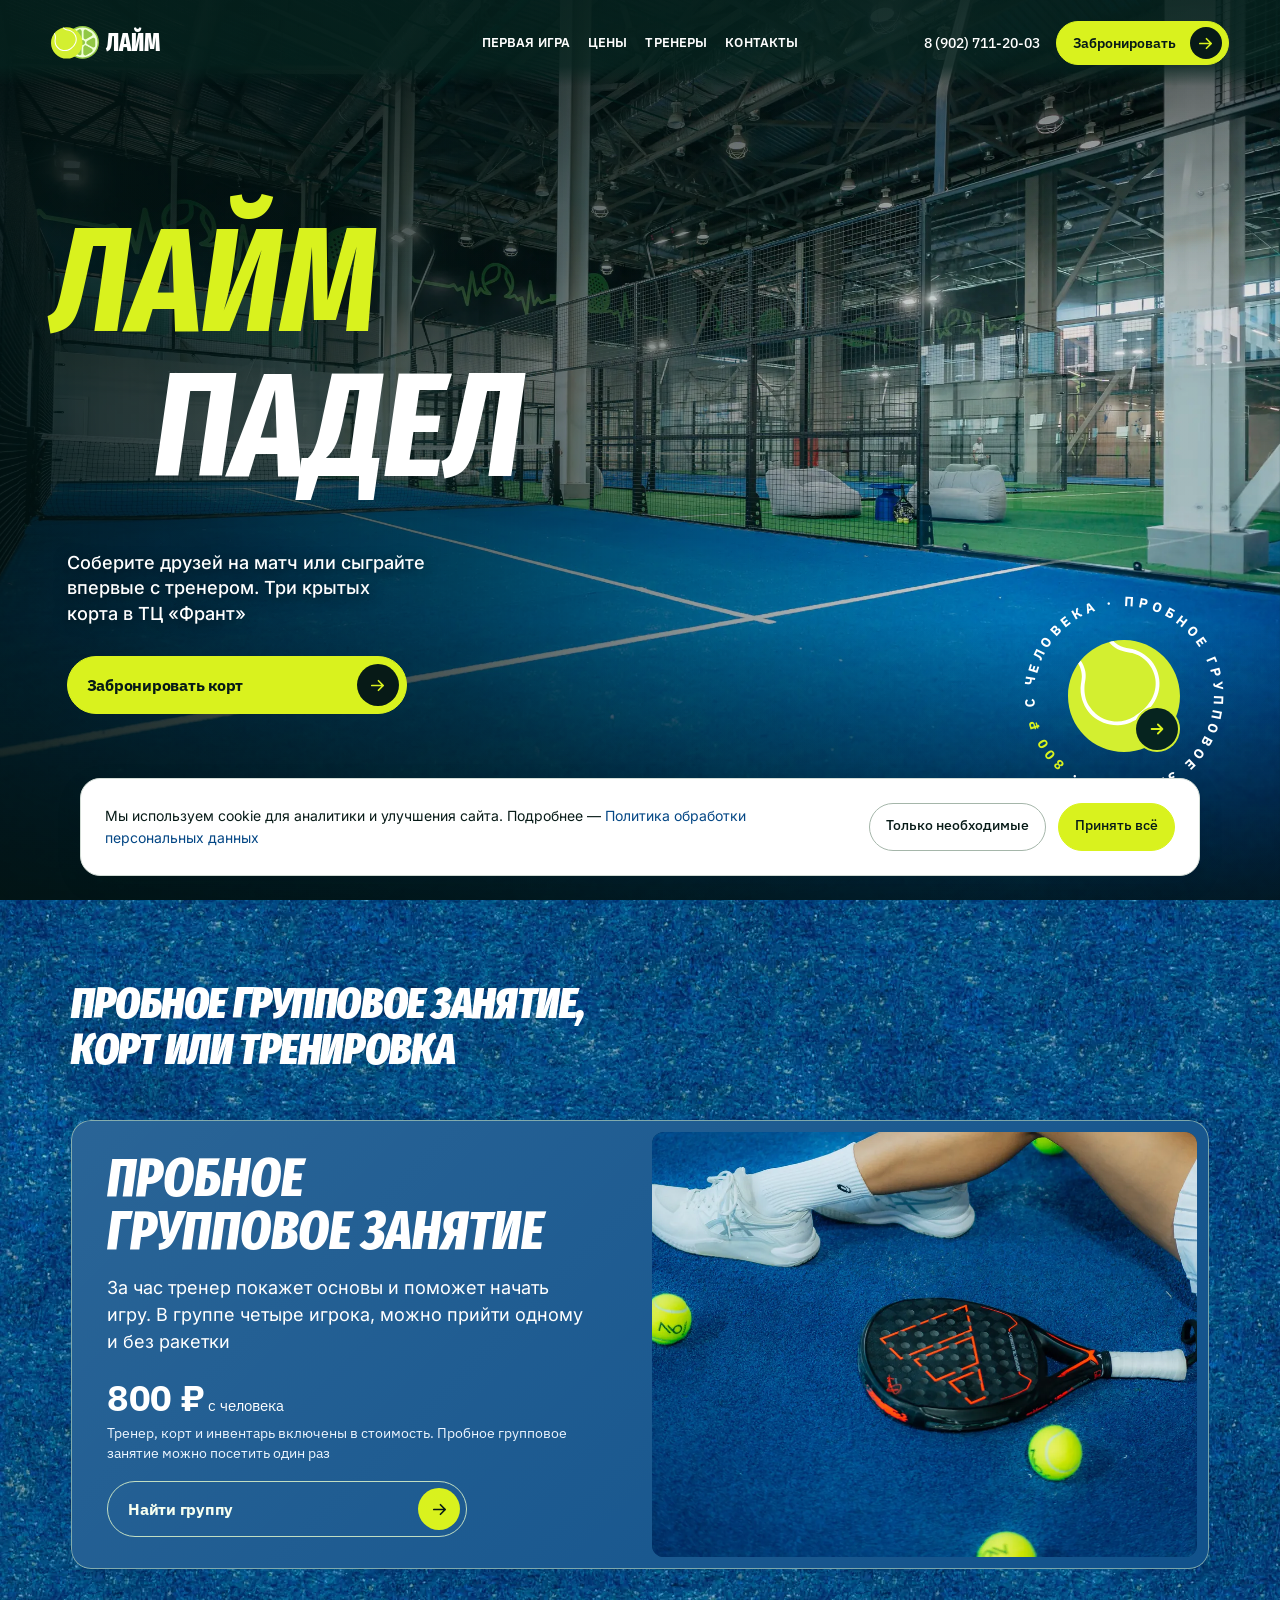
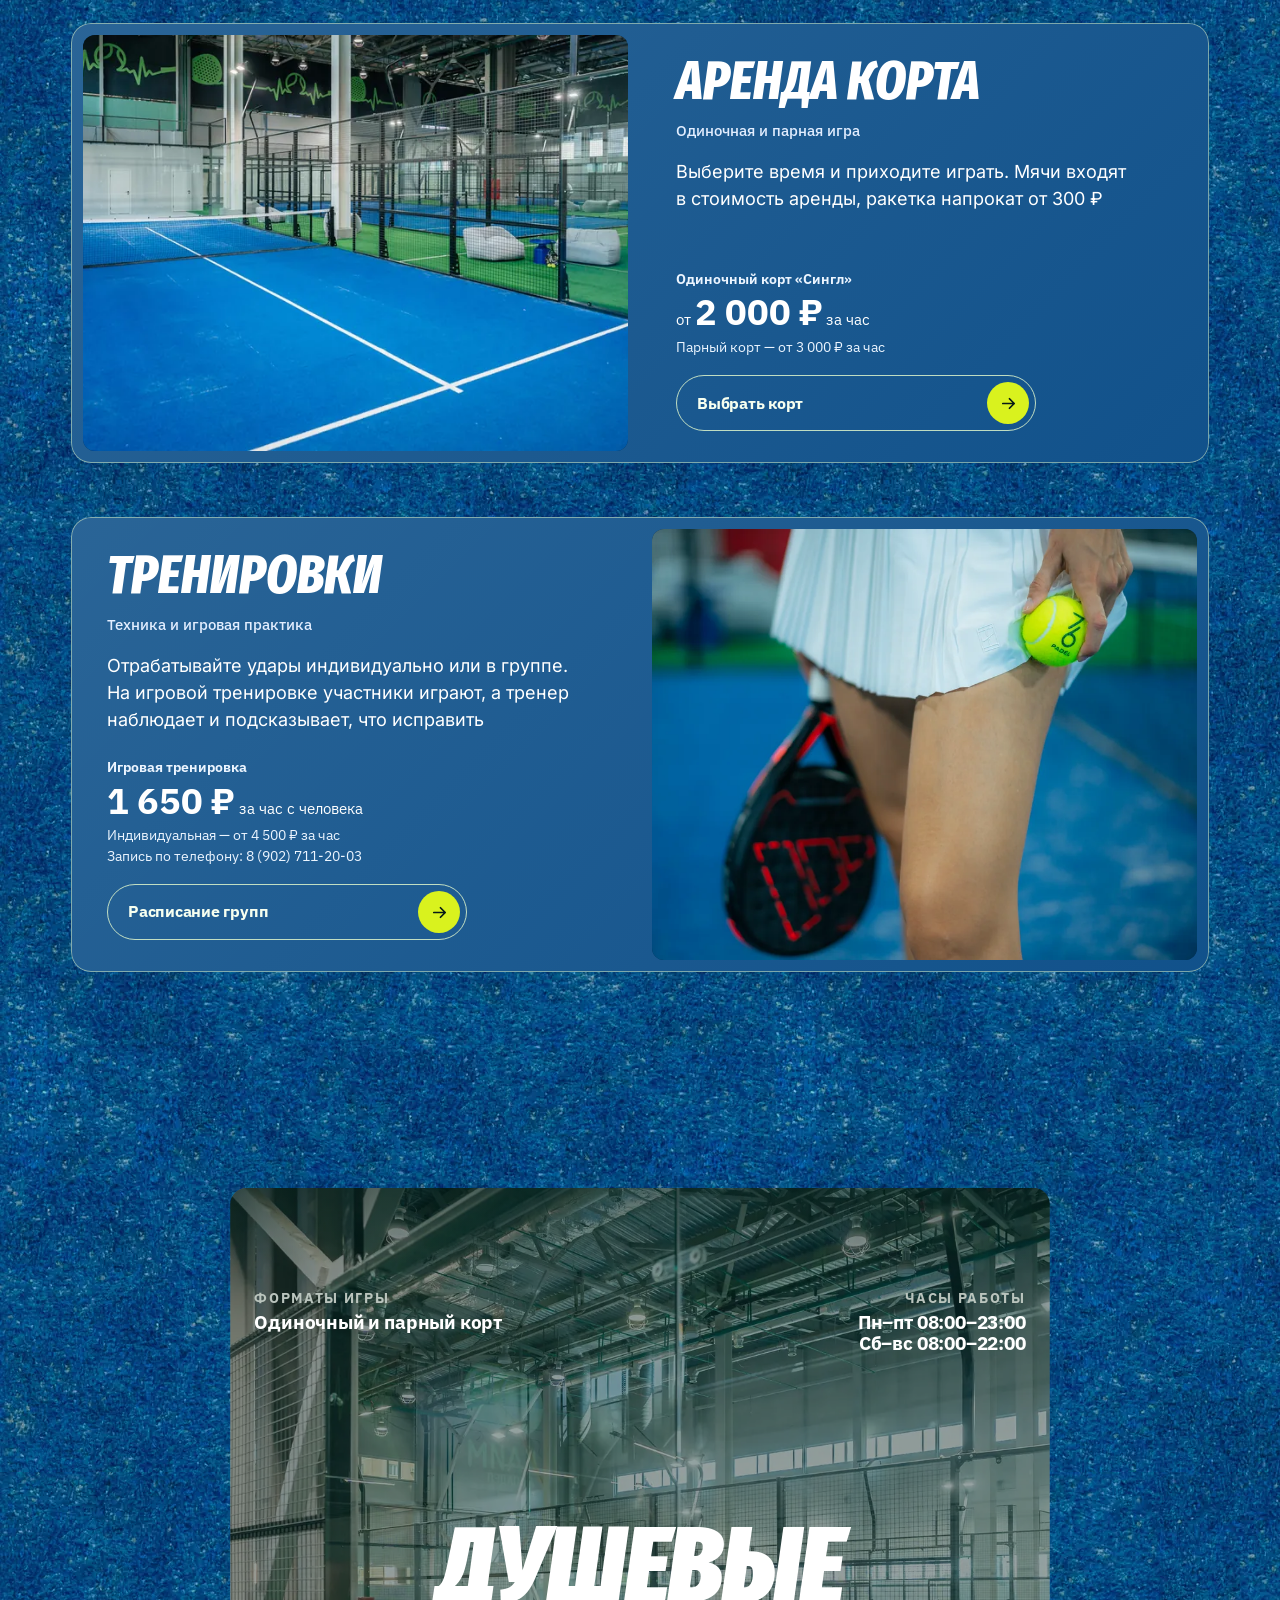
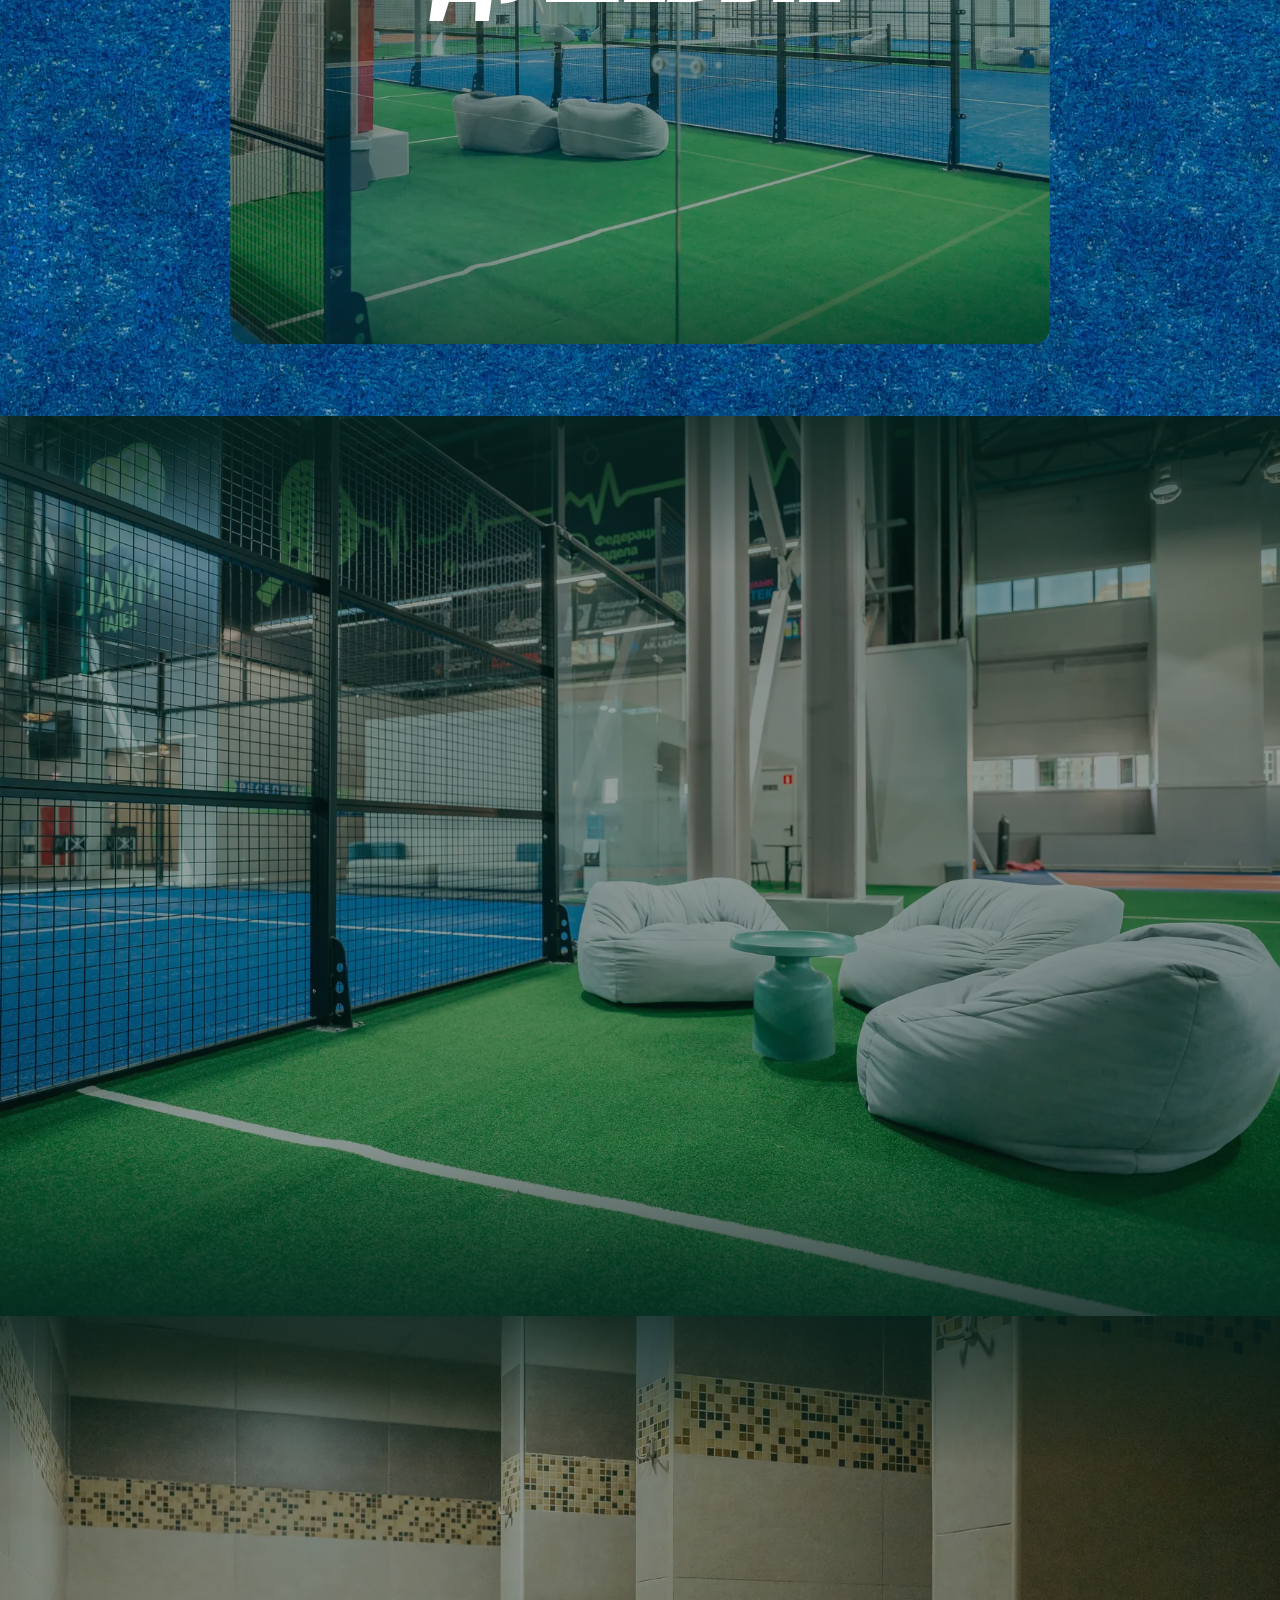
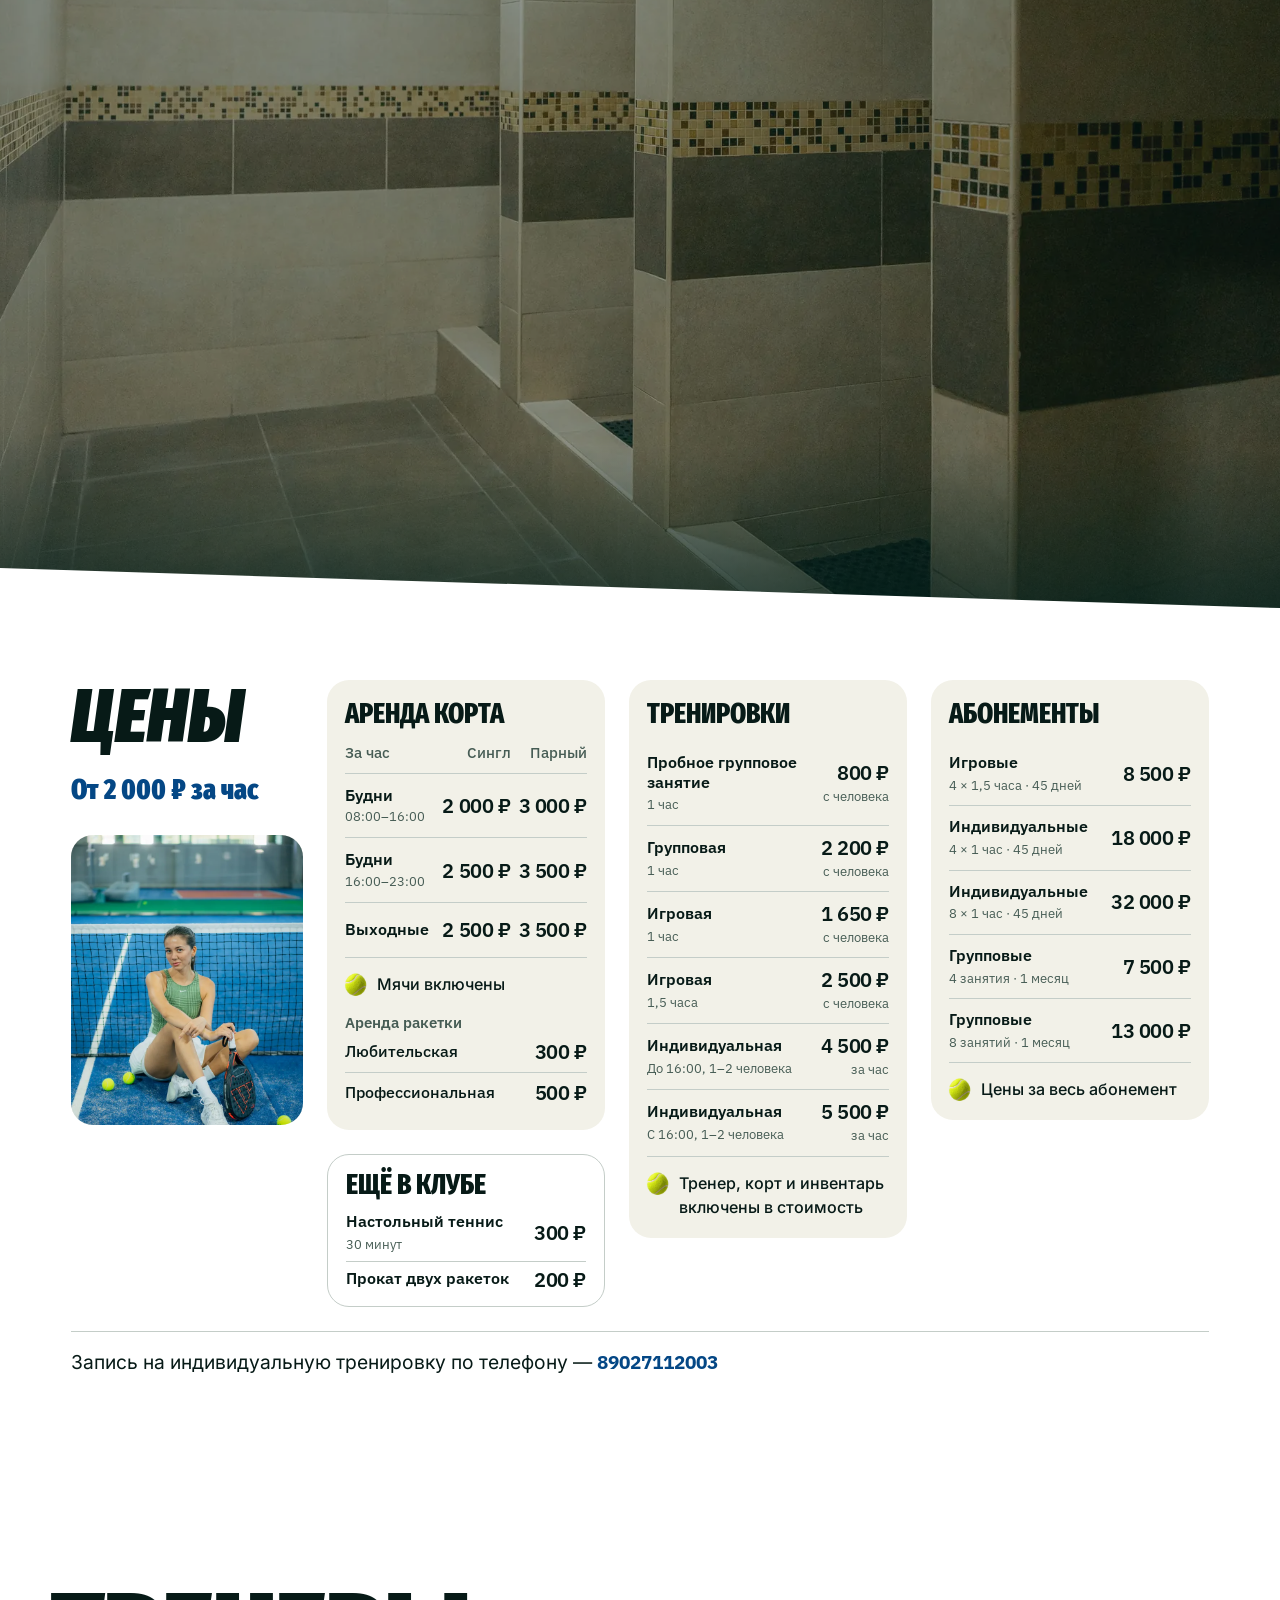
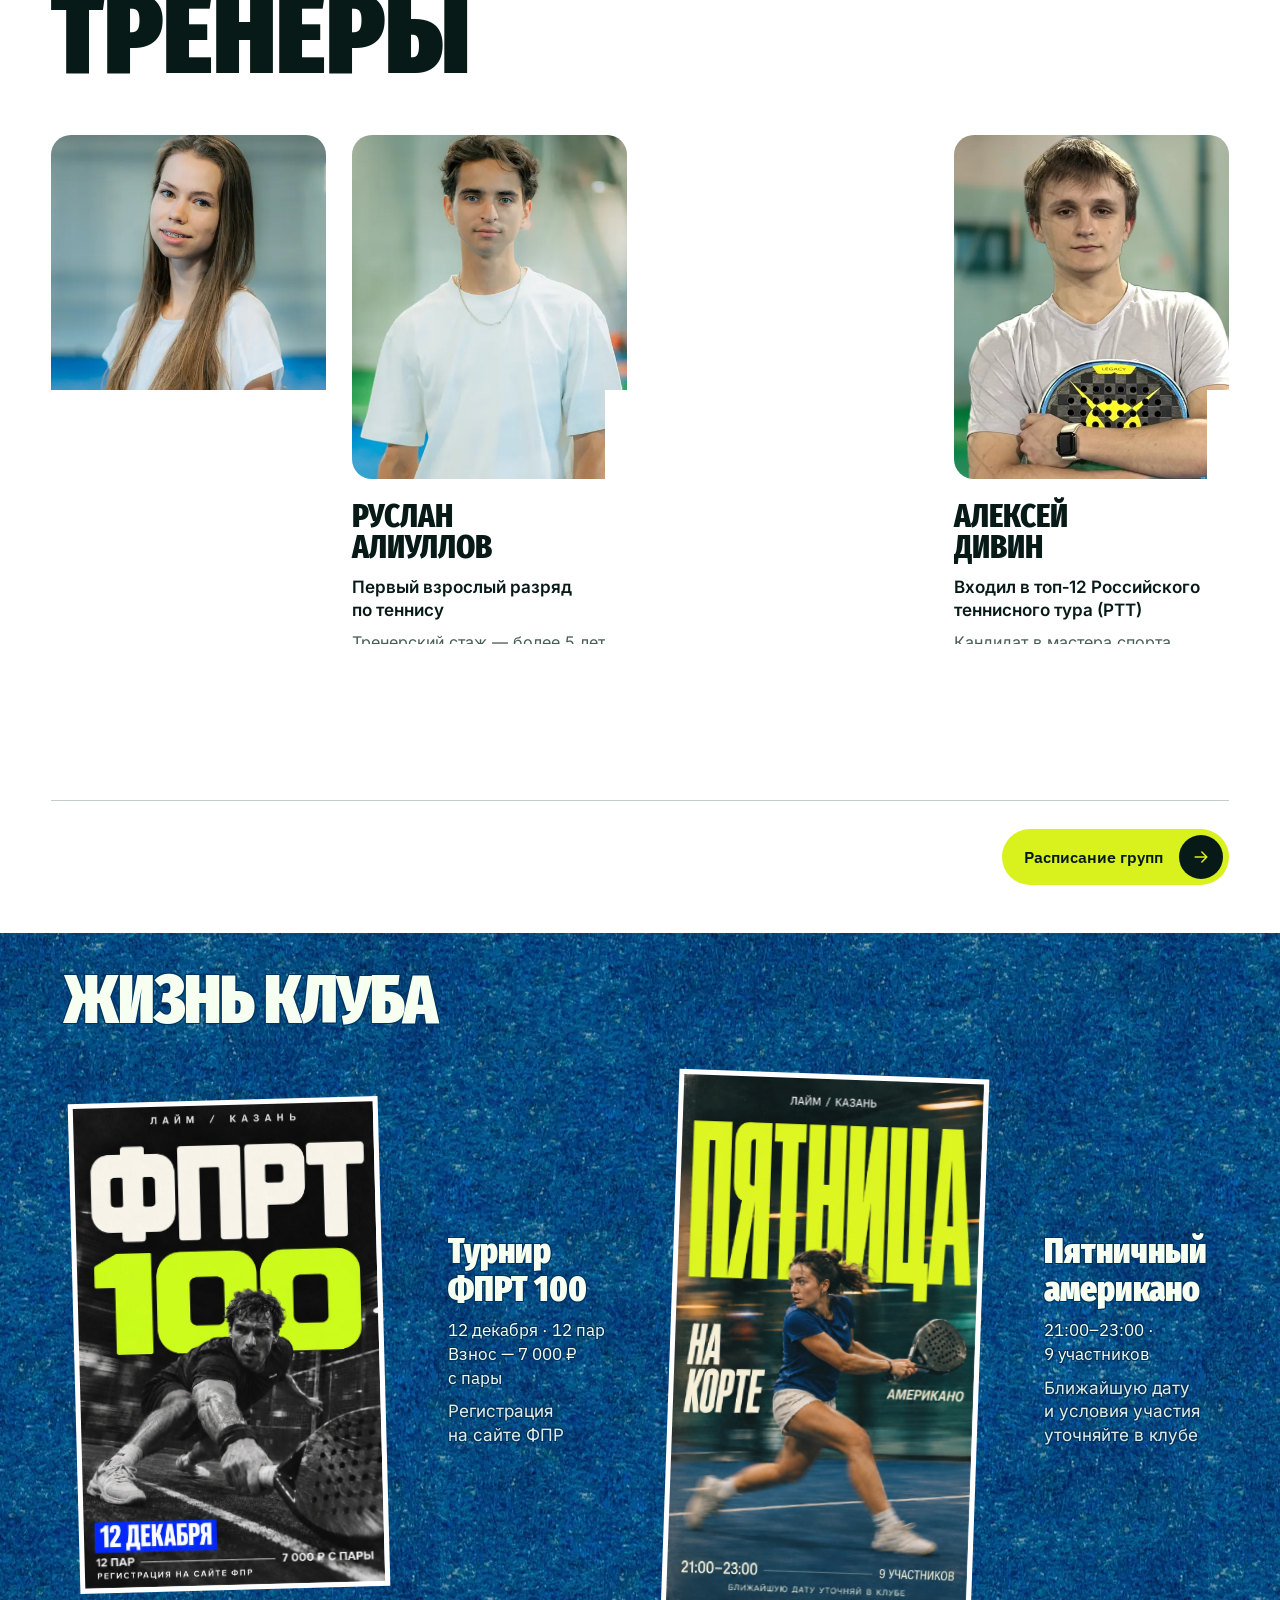
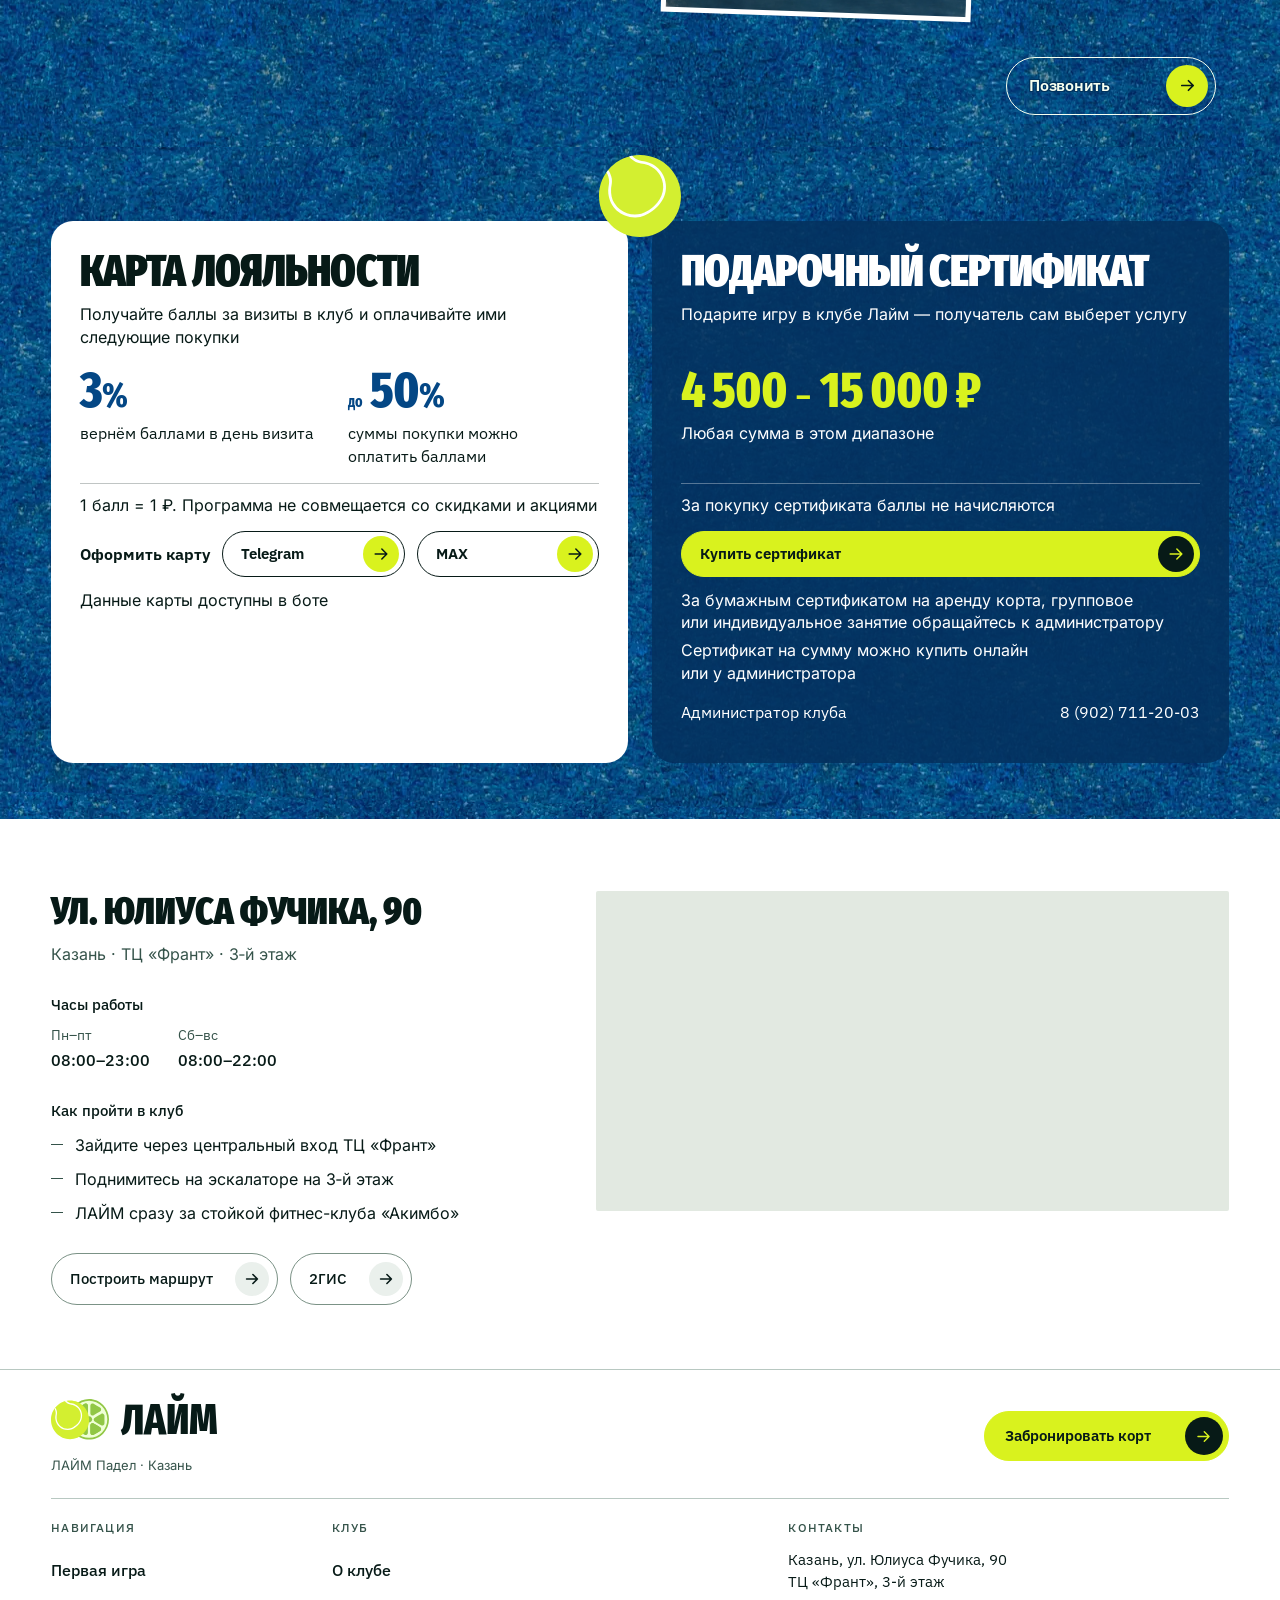
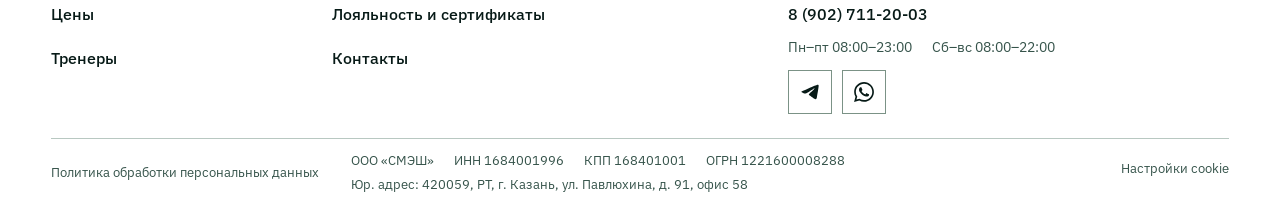
<file: index.html>
<!doctype html>
<html lang="ru">
<head>
  <!-- Approved owner preview. Generated by python work/update_preview.py; edit prototype after approval. -->
  <meta charset="utf-8">
  <meta name="viewport" content="width=device-width, initial-scale=1">
  <script src="prototype/metrika.js"></script>
  <style data-preview-source="prototype/cookie-choice.css">
/* Shared cookie controls: uses the existing LIME palette and typography. */
.cookie-choice{position:fixed;z-index:100;inset:auto 24px 24px;max-width:1120px;margin-inline:auto;display:flex;align-items:center;gap:32px;padding:24px;background:#fff;color:#071a17;border:1px solid #d3ddd6;border-radius:20px;box-shadow:0 8px 28px #071a1714;font-family:var(--font-text,Arial,sans-serif)}
.cookie-choice[hidden]{display:none}
.cookie-choice__copy{flex:1;min-width:0}
.cookie-choice .cookie-choice__copy p{margin:0;font:400 14px/1.6 var(--font-prose,Arial,sans-serif)}
.cookie-choice a{color:#044785;text-decoration:none}
.cookie-choice__actions{display:flex;gap:12px;flex-shrink:0}
.cookie-choice button{min-height:48px;padding:12px 16px;border:1px solid #a5b6aa;background:#fff;color:#071a17;border-radius:999px;font:500 14px/1.35 var(--font-text,Arial,sans-serif);cursor:pointer}
.cookie-choice button[data-cookie-accept]{background:#d9f21e;border-color:#d9f21e}
.cookie-choice button:hover{background:#efffd6}
.cookie-choice :is(a,button):focus-visible,.cookie-settings:focus-visible{outline:3px solid #044785;outline-offset:4px}
.cookie-choice button:active{transform:translateY(1px)}
.site-footer .cookie-settings,.document .cookie-settings{min-height:44px;padding:8px 0;border:0;background:transparent;color:#35534a;font:400 13px/1.5 var(--font-text,Arial,sans-serif);text-align:left;cursor:pointer}
.document .cookie-settings{font-size:16px;color:#044785}
@media(max-width:1000px){.cookie-choice{gap:20px;align-items:stretch;flex-direction:column}.cookie-choice__actions{flex-shrink:1}}
@media(max-width:600px){.cookie-choice{inset:auto 12px 12px;padding:20px;gap:16px;max-height:calc(100dvh - 24px);overflow:auto}.cookie-choice__actions{display:grid;grid-template-columns:1fr;gap:10px}.cookie-choice button{width:100%;min-height:48px}}
@media(prefers-reduced-motion:reduce){.cookie-choice *{transition:none!important;animation:none!important}}

</style>
  <title>ЛАЙМ Падел — падел-клуб в Казани</title>
  <meta name="description" content="Три корта в ТЦ «Франт» в Казани. Аренда, тренировки и первое занятие в группе за 800 ₽ с человека">
  <style data-preview-source="prototype/styles.css">
:root{--ink:#071a17;--deep:#06241f;--lime:#d9f21e;--paper:#f2f1e8;--muted:#bac4bd}*{box-sizing:border-box}html{scroll-behavior:smooth}body{margin:0;background:var(--paper);color:var(--ink);font-family:var(--font-text)}a{color:inherit;text-decoration:none}a:focus-visible{outline:3px solid #ff6b00;outline-offset:4px}em{font-style:normal;color:var(--lime)}.site-header{height:76px;display:flex;align-items:center;justify-content:space-between;padding:0 4vw;background:#061b19;color:#fff;position:relative;z-index:5}.brand img{width:110px;height:55px;object-fit:contain}.site-header nav{display:flex;gap:2.2rem;font-size:.76rem;font-weight:800;text-transform:uppercase;letter-spacing:.07em}.site-header nav a:hover,.text-link:hover{color:var(--lime)}.header-cta{border:1px solid var(--lime);color:var(--lime);border-radius:999px;padding:12px 19px;text-transform:uppercase;font-weight:800;font-size:.78rem}.header-cta span{margin-left:18px}.hero{min-height:calc(100svh - 76px);position:relative;display:flex;align-items:center;overflow:hidden;color:#fff;background:#083127}.hero-photo{position:absolute;inset:0;background:url("images/Интерьер/Лайм Падел. Интерьер 037.jpg") center 54%/cover no-repeat;transform:scale(1.02)}.hero-shade{position:absolute;inset:0;background:linear-gradient(90deg,rgba(2,19,18,.9) 0%,rgba(2,19,18,.66) 43%,rgba(2,19,18,.12) 100%),linear-gradient(0deg,rgba(2,19,18,.45),transparent 40%)}.hero-content{position:relative;z-index:1;margin:0 4vw 6vh;max-width:900px}.eyebrow{text-transform:uppercase;letter-spacing:.19em;font-size:.72rem;font-weight:800}.hero h1,h2,h3{font-weight:800;letter-spacing:-.075em;line-height:.88;margin:0}.hero h1{font-size:clamp(6rem,15vw,15rem);margin:1.5rem 0 1.2rem}.hero h1 em{font-style:italic;letter-spacing:-.11em}.dot{color:var(--lime)}.hero-description{max-width:560px;font-size:clamp(1rem,1.4vw,1.3rem);line-height:1.45}.hero-actions,.booking-actions{display:flex;gap:12px;flex-wrap:wrap;margin-top:30px}.button{min-height:54px;display:inline-flex;align-items:center;justify-content:space-between;gap:28px;padding:15px 22px;border-radius:2px;text-transform:uppercase;font-size:.76rem;font-weight:800;letter-spacing:.03em;transition:transform .2s,background .2s}.button:hover{transform:translateY(-3px)}.button-lime{background:var(--lime);color:var(--ink)}.button-outline{border:1px solid rgba(255,255,255,.8);color:#fff}.hero-trial{position:absolute;right:4vw;bottom:34px;z-index:2;background:var(--lime);color:var(--ink);padding:16px 18px;display:grid;grid-template-columns:auto auto;gap:2px 28px;min-width:280px}.trial-label{font-size:.65rem;text-transform:uppercase;font-weight:800;letter-spacing:.08em}.hero-trial strong{font-size:.93rem}.hero-trial>span:last-child{grid-column:2;grid-row:1/3;align-self:center;font-size:1.6rem}.hero-index{position:absolute;left:4vw;bottom:40px;font-size:.65rem;letter-spacing:.2em}.section-pad{padding:120px 4vw}.club{display:grid;grid-template-columns:1.1fr .9fr;background:var(--deep);color:#fff;min-height:680px}.club-image{background:url("images/Интерьер/Лайм Падел. Интерьер 038.jpg") center/cover no-repeat}.club-copy{padding:8vw 5vw;display:flex;flex-direction:column;align-items:start;justify-content:center}.club h2,.prices h2,.booking h2{font-size:clamp(4rem,7vw,8rem);margin:30px 0}.club-copy>p:not(.eyebrow){font-size:1.1rem;line-height:1.5;max-width:430px}.text-link{margin-top:35px;border-bottom:1px solid var(--lime);padding-bottom:9px;color:var(--lime);text-transform:uppercase;font-size:.8rem;font-weight:800}.text-link span{margin-left:30px}.prices{background:#fff}.prices-head{display:flex;justify-content:space-between;align-items:end;gap:30px}.prices h2 em{color:#7d951b}.prices-head>p{max-width:340px;line-height:1.5}.price-table{margin-top:65px;border-top:2px solid var(--ink)}.price-row{display:grid;grid-template-columns:2fr 1fr 1fr;gap:20px;padding:21px 5px;border-bottom:1px solid #bcc5c1;align-items:center}.price-row strong{font-size:1.4rem}.price-labels{font-size:.7rem;font-weight:800;text-transform:uppercase;letter-spacing:.12em;color:#557065}.prices-note{margin-top:28px;font-size:.85rem}.booking{background:#102c27;color:#fff;min-height:560px}.booking h2{margin:36px 0}.booking>p:not(.eyebrow){max-width:520px;line-height:1.5}footer{background:#071b18;color:#fff;padding:55px 4vw;display:flex;justify-content:space-between;align-items:center;gap:25px}footer img{width:115px}footer div{display:grid;gap:8px}footer span{font-size:.8rem;color:var(--muted)}footer>a{color:var(--lime);font-weight:800}@media(max-width:800px){.site-header{height:66px;padding:0 5vw}.brand img{width:85px}.site-header nav{display:none}.header-cta{font-size:.67rem;padding:10px 12px}.header-cta span{margin-left:5px}.hero{min-height:800px;align-items:start}.hero-photo{background-position:58% center}.hero-shade{background:linear-gradient(180deg,rgba(2,19,18,.77),rgba(2,19,18,.46) 57%,rgba(2,19,18,.85))}.hero-content{margin:90px 5vw 0}.hero h1{font-size:clamp(5.5rem,21vw,9rem);margin:1.7rem 0}.hero-description{max-width:420px}.hero-actions{display:grid;max-width:410px}.hero-trial{left:5vw;right:5vw;bottom:28px;min-width:0}.hero-index{display:none}.section-pad{padding:80px 5vw}.club{grid-template-columns:1fr}.club-image{min-height:440px}.club-copy{padding:75px 5vw}.club h2,.prices h2,.booking h2{font-size:clamp(3.7rem,12vw,7rem)}.prices-head{display:block}.price-row{grid-template-columns:1.7fr 1fr 1fr;gap:7px;font-size:.75rem}.price-row strong{font-size:1rem}.booking-actions{display:grid}footer{display:grid}footer img{margin-bottom:15px}}@media(max-width:430px){.hero{min-height:760px}.hero-content{margin-top:70px}.hero h1{font-size:21vw}.hero-description{font-size:.97rem}.hero-trial strong{font-size:.8rem}.club-image{min-height:330px}.price-labels{font-size:.6rem}.price-row{font-size:.69rem}.price-row strong{font-size:.82rem}}@media(prefers-reduced-motion:reduce){html{scroll-behavior:auto}.button{transition:none}.button:hover{transform:none}}
/* Seven-page proposal prototype */
.facts{display:grid;grid-template-columns:repeat(4,1fr);border-top:1px solid #aab5ad;border-bottom:1px solid #aab5ad;margin:10px 0 55px}.facts>div{padding:20px 15px;border-right:1px solid #aab5ad;display:grid;gap:6px}.facts>div:first-child{padding-left:0}.facts>div:last-child{border:0}.facts strong{font-size:clamp(1.8rem,3vw,3.2rem);letter-spacing:-.07em}.facts span{text-transform:uppercase;font-size:.68rem;font-weight:800;letter-spacing:.08em}.dark-link{display:inline-block;color:#254b3b}.preview-split{display:grid;grid-template-columns:1.4fr .6fr;gap:40px;background:#dce5da}.preview-split h2,.reviews-preview h2{font-size:clamp(3.5rem,7vw,7rem)}.preview-split em{color:#7b9515}.preview-split>div:last-child{align-self:end;line-height:1.5}.reviews-preview{background:#e6edcc}.reviews-preview p:last-child{max-width:580px}.sub-hero{background:#08271f;color:#fff;padding:105px 4vw 120px;min-height:510px}.sub-hero h1{font-size:clamp(4.2rem,10vw,11rem);line-height:.9;letter-spacing:-.08em;margin:32px 0}.sub-hero p:not(.eyebrow){font-size:1.25rem;max-width:700px;line-height:1.45}.sub-hero .button{margin-top:20px}.first-hero{background:linear-gradient(90deg,rgba(4,28,23,.94),rgba(4,28,23,.5)),url("images/Модель/Лайм Падел. Модель 003.jpg") center 45%/cover}.sub-section{padding:105px 4vw}.sub-section.soft{background:#e7ebd9}.sub-section h2,.sub-booking h2{font-size:clamp(3.4rem,7vw,8rem);margin:0 0 45px}.sub-section>p{max-width:750px;line-height:1.55}.large-copy{font-size:clamp(1.2rem,2vw,2rem);line-height:1.4}.steps{display:grid;grid-template-columns:repeat(3,1fr);gap:12px}.steps article{padding:30px;background:#d8e3ce;min-height:250px}.steps b{color:#5d781c}.steps h3{font-size:2rem;letter-spacing:-.05em;margin:40px 0 15px}.steps p{line-height:1.5}.faq{margin-top:60px;max-width:850px}.faq details{border-top:1px solid #90a28d;padding:20px 0}.faq summary{font-size:1.2rem;font-weight:800;cursor:pointer}.faq p{line-height:1.5}.simple-table{border-top:2px solid var(--ink);margin-bottom:30px}.simple-table>div{display:grid;grid-template-columns:2fr 1fr 1fr;gap:15px;border-bottom:1px solid #aab5ad;padding:18px 5px;align-items:center}.simple-table>div:first-child{font-size:.72rem;text-transform:uppercase;letter-spacing:.08em}.simple-table strong{font-size:1.25rem}.offer-grid{display:grid;grid-template-columns:repeat(3,1fr);gap:10px}.offer-grid article{background:#dce6d4;padding:28px;min-height:240px;display:flex;flex-direction:column}.offer-grid h3{font-size:2.1rem;letter-spacing:-.05em}.offer-grid strong{font-size:1.6rem;margin-top:35px}.offer-grid p{margin-bottom:10px}.offer-grid small{margin-top:auto;color:#42654b}.coach-grid{display:grid;grid-template-columns:repeat(4,1fr);gap:12px}.coach-grid article{background:#e5ebdf;padding-bottom:24px}.coach-grid img,.portrait-pending{width:100%;height:330px;object-fit:cover;object-position:center 25%}.portrait-pending{display:grid;place-items:center;background:#bed0bc;color:#49604b;font-size:.8rem;text-transform:uppercase;letter-spacing:.1em}.coach-grid h3{font-size:2rem;letter-spacing:-.05em;padding:0 20px;margin:25px 0 10px}.coach-grid p{padding:0 20px;font-size:.9rem;line-height:1.5;min-height:125px}.coach-grid a{margin:0 20px;border-bottom:1px solid currentColor;font-size:.8rem;font-weight:800}.editorial-note{font-size:.8rem;color:#5f7065;margin-top:25px}.empty-state{border:1px dashed #779283;background:#e9f0e7;padding:35px;margin:20px 0 65px;max-width:900px}.empty-state span{font-size:.7rem;text-transform:uppercase;letter-spacing:.1em;font-weight:800}.empty-state p{font-size:1.15rem;line-height:1.5;max-width:670px}.contact-grid{display:grid;grid-template-columns:repeat(3,1fr);gap:12px;margin-bottom:60px}.contact-grid article{background:#dce6d4;padding:30px;min-height:230px}.contact-grid span{display:block;font-size:.7rem;text-transform:uppercase;letter-spacing:.1em}.contact-grid strong{display:block;font-size:1.5rem;margin:35px 0 12px}.contact-grid p{line-height:1.5}.route-button{background:var(--ink);color:#fff}.sub-booking{background:#09271f;color:#fff;padding:100px 4vw}.sub-booking p:not(.eyebrow){max-width:620px;line-height:1.5}
@media(max-width:1000px){.site-header nav{gap:1rem;font-size:.62rem}.coach-grid{grid-template-columns:repeat(2,1fr)}}
@media(max-width:800px){.facts{grid-template-columns:repeat(2,1fr);margin-bottom:35px}.facts>div:nth-child(2){border-right:0}.facts>div:nth-child(-n+2){border-bottom:1px solid #aab5ad}.facts>div:nth-child(3){padding-left:0}.preview-split{grid-template-columns:1fr}.sub-hero{padding:75px 5vw 95px;min-height:450px}.sub-hero h1{font-size:clamp(3.8rem,12vw,7rem)}.sub-section,.sub-booking{padding:75px 5vw}.steps,.contact-grid{grid-template-columns:1fr}.offer-grid{grid-template-columns:repeat(2,1fr)}.coach-grid{grid-template-columns:repeat(2,1fr)}.simple-table>div{font-size:.8rem}.simple-table strong{font-size:.9rem}}
@media(max-width:520px){.sub-hero h1{font-size:12vw}.sub-section h2,.sub-booking h2{font-size:12vw}.offer-grid,.coach-grid{grid-template-columns:1fr}.simple-table>div{grid-template-columns:1.5fr 1fr 1fr;gap:5px;font-size:.7rem}.simple-table strong{font-size:.75rem}.coach-grid img,.portrait-pending{height:380px}}
/* Hero structure, step 1: static hierarchy and actions */
.hero{display:flex;flex-direction:column;justify-content:space-between;min-height:calc(100svh - 76px);padding:clamp(50px,7vh,90px) 4vw 0}.hero-main{position:relative;z-index:2;display:grid;grid-template-columns:minmax(0,1fr) minmax(260px,340px);align-items:end;gap:3vw;flex:1;padding-bottom:35px}.hero-copy{align-self:center}.hero h1{font-size:clamp(6rem,14vw,14rem);margin:1.2rem 0;max-width:920px}.hero-description{max-width:480px}.hero-decision{display:grid;gap:10px;align-self:end;margin-bottom:12px}.hero-decision .button{width:100%;min-height:64px}.hero-telegram{display:flex;justify-content:space-between;align-items:center;margin-top:9px;padding:12px 1px;border-bottom:1px solid rgba(255,255,255,.55);font-size:.77rem;font-weight:800;text-transform:uppercase;letter-spacing:.04em}.hero-telegram:hover{color:var(--lime)}.hero-bottom{position:relative;z-index:2;display:grid;grid-template-columns:minmax(255px,320px) 1fr;align-items:stretch;gap:12px;border-top:1px solid rgba(255,255,255,.4);padding:14px 0}.hero-bottom .hero-trial{position:static;min-width:0}.hero-facts{display:grid;grid-template-columns:.6fr .6fr 1.4fr;gap:0}.hero-facts>div{display:grid;align-content:center;gap:3px;padding:0 22px;border-right:1px solid rgba(255,255,255,.28)}.hero-facts>div:last-child{border:0}.hero-facts strong{font-size:clamp(1.05rem,1.75vw,1.65rem);line-height:1;font-weight:800;letter-spacing:-.03em}.hero-facts span{font-size:.62rem;letter-spacing:.12em;text-transform:uppercase;color:#d3ded5}.hero-shade{background:linear-gradient(90deg,rgba(2,19,18,.88),rgba(2,19,18,.35) 65%,rgba(2,19,18,.48)),linear-gradient(0deg,rgba(2,19,18,.75),transparent 35%)}
@media(max-width:950px){.hero-main{grid-template-columns:1fr 280px}.hero h1{font-size:13vw}.hero-facts>div{padding:0 12px}.hero-bottom{grid-template-columns:255px 1fr}}
@media(max-width:800px){.hero{min-height:calc(100svh - 66px);padding:54px 5vw 60px}.hero-main{grid-template-columns:1fr;gap:30px;padding-bottom:35px}.hero-copy{align-self:end}.hero h1{font-size:clamp(5.8rem,20vw,9rem);margin:20px 0}.hero-description{max-width:480px}.hero-decision{max-width:480px;margin:0;gap:8px}.hero-decision .button{min-height:55px}.hero-bottom{grid-template-columns:1fr;gap:15px;padding:14px 0 0}.hero-bottom .hero-trial{max-width:480px}.hero-facts{grid-template-columns:repeat(3,1fr);padding-top:15px;border-top:1px solid rgba(255,255,255,.3)}.hero-facts>div:first-child{padding-left:0}.hero-facts strong{font-size:1rem}.hero-facts span{font-size:.55rem}.hero-photo{background-position:60% center}}
@media(max-width:430px){.hero{padding-top:50px}.hero h1{font-size:20vw}.hero-decision .button{min-height:50px;font-size:.7rem}.hero-telegram{font-size:.7rem}.hero-facts>div{padding:0 8px}.hero-facts strong{font-size:.87rem}.hero-facts span{font-size:.48rem}}
/* Hero typography and controls, step 2 */
.hero{font-family:var(--font-text)}.hero h1{font-family:var(--font-display);font-weight:800;font-size:clamp(5rem,10.6vw,12.5rem);line-height:.94;letter-spacing:-.095em;margin:1.2rem 0 1.5rem}.hero h1 em{font-style:normal;letter-spacing:-.11em}.hero .eyebrow{font-family:var(--font-text);font-size:.7rem;font-weight:700;letter-spacing:.14em}.hero-description{font-family:var(--font-text);font-size:clamp(1.02rem,1.2vw,1.2rem);font-weight:500;line-height:1.35;max-width:390px}.hero-decision{gap:0;max-width:320px}.hero-action{display:grid;grid-template-columns:29px 1fr;align-items:center;gap:9px;min-height:48px;border-top:1px solid rgba(255,255,255,.6);font-family:var(--font-text);font-size:.85rem;font-weight:700;transition:color .2s,padding-left .2s}.hero-action:nth-of-type(2){border-bottom:1px solid rgba(255,255,255,.6)}.hero-action:hover{color:var(--lime);padding-left:7px}.hero-action-num{font-size:.59rem;color:var(--lime);font-weight:800;letter-spacing:.08em}.hero-telegram{display:block;align-self:start;margin-top:19px;padding:0;border:0;font-family:var(--font-text);font-size:.72rem;font-weight:500;text-transform:none;letter-spacing:0;text-decoration:underline;text-underline-offset:5px}.hero-bottom .hero-trial{display:flex;flex-direction:column;justify-content:center;gap:3px;padding:12px 16px;background:var(--lime)}.hero-trial strong{font-family:var(--font-text);font-size:.95rem;font-weight:800}.hero-trial .trial-label{font-family:var(--font-text);font-size:.6rem;letter-spacing:.05em}.hero-facts{font-family:var(--font-text)}.hero-facts strong{font-family:var(--font-display);font-size:clamp(.87rem,1.18vw,1.25rem);letter-spacing:-.05em}.hero-facts span{font-weight:600}.site-header .header-cta{border:0;border-bottom:1px solid var(--lime);border-radius:0;padding:8px 0;font-size:.71rem;letter-spacing:.04em}
@media(max-width:950px){.hero h1{font-size:9.3vw}}
@media(max-width:800px){.hero h1{font-size:clamp(4.4rem,15.5vw,8rem)}.hero-description{max-width:350px}.hero-decision{max-width:340px}.hero-action{min-height:44px}.hero-bottom .hero-trial{max-width:340px}.hero-facts strong{font-size:.85rem}}
@media(max-width:430px){.hero h1{font-size:15.2vw}.hero .eyebrow{font-size:.62rem}.hero-description{font-size:.94rem}.hero-action{font-size:.78rem}.hero-facts strong{font-size:.69rem}.hero-facts span{font-size:.48rem}}
/* Hero action treatment adapted from Uiverse.io by Dhananjoy43 */
/* Shared horizontal wordmark and photo-backed home header */
.brand{display:inline-flex;align-items:center;gap:10px;white-space:nowrap}.brand-word{color:#fff;font-family:var(--font-display);font-size:clamp(1.65rem,2.4vw,2.5rem);font-weight:900;line-height:1;letter-spacing:-.085em}.site-header .brand img,footer .brand img{display:block;width:62px;height:51px;object-fit:contain;flex:none}.site-header{min-height:86px;height:86px}.site-header nav{margin-left:auto;margin-right:auto;padding:0 2.5vw}.site-header nav a{white-space:nowrap}.home-page .site-header{position:absolute;inset:0 0 auto;background:transparent;z-index:10}.home-page .hero{min-height:100svh;padding-top:130px}.home-page .hero-shade{background:linear-gradient(180deg,rgba(2,16,17,.73) 0%,rgba(2,16,17,.12) 22%,transparent 43%),linear-gradient(90deg,rgba(2,19,18,.88),rgba(2,19,18,.35) 65%,rgba(2,19,18,.48)),linear-gradient(0deg,rgba(2,19,18,.75),transparent 35%)}footer .brand{margin-right:20px}footer .brand img{width:57px;height:47px}
@media(max-width:1100px){.site-header nav{gap:.8rem;padding:0 1.5vw;font-size:.6rem}.brand-word{font-size:1.8rem}.site-header .brand img{width:51px;height:44px}}
@media(max-width:800px){.site-header{height:72px;min-height:72px}.site-header nav{display:none}.site-header .brand img{width:48px;height:42px}.brand-word{font-size:1.7rem}.home-page .hero{min-height:100svh;padding-top:105px}.home-page .hero-shade{background:linear-gradient(180deg,rgba(2,16,17,.75),rgba(2,16,17,.2) 32%,transparent 50%),linear-gradient(180deg,rgba(2,19,18,.5),rgba(2,19,18,.58) 60%,rgba(2,19,18,.87))}}
@media(max-width:430px){.site-header .brand img{width:42px;height:36px}.brand{gap:6px}.brand-word{font-size:1.45rem}.home-page .hero{padding-top:95px}footer .brand img{width:48px;height:42px}}
/* Compact mark first, word second; no header booking control */
.brand{gap:7px}.brand-word{font-size:clamp(1.35rem,1.9vw,1.95rem)}.site-header .brand img{width:48px;height:40px}.site-header nav{margin-left:auto;margin-right:0;padding-right:0}footer .brand img{width:45px;height:38px}footer .brand-word{font-size:1.65rem}
@media(max-width:800px){.brand-word{font-size:1.45rem}.site-header .brand img{width:41px;height:35px}}
@media(max-width:430px){.brand-word{font-size:1.3rem}.site-header .brand img{width:37px;height:31px}footer .brand-word{font-size:1.4rem}footer .brand img{width:39px;height:33px}}
.hero-mobile-break{display:none}@media(max-width:800px){.hero-mobile-break{display:block}.hero h1{font-size:12vw;letter-spacing:-.09em}}@media(max-width:430px){.hero h1{font-size:12vw}}
.hero h1.hero-title-friends{font-size:clamp(4.1rem,6.4vw,8rem);line-height:1.02;letter-spacing:-.075em}.hero h1.hero-title-friends em{letter-spacing:-.09em}@media(max-width:800px){.hero h1.hero-title-friends{font-size:12vw;line-height:.99}}@media(max-width:430px){.hero h1.hero-title-friends{font-size:12vw}}
/* Hero scene: diagonal court lines, full bleed, one restrained reveal */
.hero-photo{inset:0;display:block;overflow:hidden;background:none;transform:none}.hero-photo img{display:block;width:100%;height:100%;object-fit:cover;object-position:50% 53%}.home-page .hero-shade{background:linear-gradient(180deg,rgba(2,16,17,.66) 0%,transparent 32%),linear-gradient(90deg,rgba(2,19,18,.84) 0%,rgba(2,19,18,.61) 36%,rgba(2,19,18,.1) 80%),linear-gradient(0deg,rgba(2,19,18,.81),transparent 31%)}@media(max-width:800px){.hero-photo img{object-position:center}.home-page .hero-shade{background:linear-gradient(180deg,rgba(2,16,17,.73),rgba(2,16,17,.27) 42%,rgba(2,16,17,.62) 75%,rgba(2,16,17,.91))}}
@media(prefers-reduced-motion:no-preference){.hero-photo{animation:hero-scene-reveal 1.2s cubic-bezier(.22,.75,.18,1) both}.hero-photo img{animation:hero-scene-settle 1.65s cubic-bezier(.2,.7,.2,1) both}}@keyframes hero-scene-reveal{from{clip-path:inset(100% 0 0 0)}to{clip-path:inset(0 0 0 0)}}@keyframes hero-scene-settle{from{transform:scale(1.065)}to{transform:scale(1)}}
/* Hero title as an asymmetric three-line composition */
.hero h1.hero-title-friends{font-size:clamp(4.4rem,8.2vw,9rem);line-height:.91;letter-spacing:-.085em;width:max-content;max-width:100%;margin:1.1rem 0 1.9rem}.hero-title-line{display:block;width:max-content;white-space:nowrap}.hero-title-line--one{color:#fff}.hero-title-line--two{color:#fff;margin-left:clamp(38px,8vw,125px)}.hero h1.hero-title-friends .hero-title-line--three{color:var(--lime);font-style:normal;margin-left:clamp(8px,2vw,28px);margin-top:.03em;letter-spacing:-.095em;transform:rotate(-2deg);transform-origin:15% 50%}.hero-copy{position:relative;z-index:2}.hero-description{margin-left:clamp(8px,2vw,28px)}
@media(max-width:1100px){.hero h1.hero-title-friends{font-size:clamp(3.9rem,8vw,7rem)}.hero-title-line--two{margin-left:6vw}}
@media(max-width:800px){.hero h1.hero-title-friends{font-size:clamp(3.2rem,12vw,6.2rem);margin-bottom:1.5rem}.hero-title-line--two{margin-left:8vw}.hero h1.hero-title-friends .hero-title-line--three{margin-left:1.5vw;transform:rotate(-1.5deg)}.hero-description{margin-left:1.5vw}}
@media(max-width:430px){.hero h1.hero-title-friends{font-size:12vw}.hero-title-line--two{margin-left:7vw}}

</style>
  <style data-preview-source="prototype/typography.css">
@import url("https://fonts.googleapis.com/css2?family=Fira+Sans+Extra+Condensed:ital,wght@0,700;0,800;0,900;1,800;1,900&display=swap");

@font-face {
  font-family: 'IBM Plex Sans';
  font-style: normal;
  font-weight: 100 700;
  font-display: swap;
  src: url("prototype/assets/fonts/ibm-plex-sans-cyrillic-latin.woff2") format('woff2');
}

@font-face {
  font-family: Inter;
  font-style: normal;
  font-weight: 400 700;
  font-display: swap;
  src: url("prototype/assets/fonts/inter-cyrillic-latin.woff2") format('woff2');
}

/* Роли шрифтов утверждены 22.11.2026. Подробности в TYPOGRAPHY.md. */
:root {
  --font-display: 'Fira Sans Extra Condensed', 'Arial Narrow', sans-serif;
  --font-text: 'IBM Plex Sans', Arial, sans-serif;
  --font-prose: Inter, var(--font-text);
  --text-body-size: 1.0625rem;
  --text-detail-size: .875rem;
  --text-control-size: .9375rem;
}

body,
.hero,
.hero .eyebrow,
.hero-action,
.hero-telegram,
.hero-trial .trial-label,
.hero-facts {
  font-family: var(--font-text);
}

body {
  font-size: var(--text-body-size);
  font-weight: 400;
  line-height: 1.5;
}

button, input, select, textarea { font-family: var(--font-text); }

/* ---------- заголовки ---------- */

h1, h2, h3,
.hero h1,
.section-heading h2,
.club h2,
.prices h2,
.booking h2,
.sub-section h2,
.sub-booking h2,
.preview-split h2,
.reviews-preview h2,
.path h3,
.offer-grid h3,
.coach-grid h3,
.steps h3 {
  font-family: var(--font-display);
  font-weight: 900;
  font-style: normal;
  font-kerning: normal;
  letter-spacing: 0;
  line-height: 1;
}

.path h3,
.offer-grid h3,
.coach-grid h3,
.steps h3 {
  font-weight: 800;
}

/* Заголовки первых трёх экранов — курсивом, как «РИТМ» (решение владельца 12.11.2026):
   Hero — правило .hero h1.hero-title-friends ниже, «Клуб» — club.css. */
.intro .section-heading h2,
.path h3 {
  font-style: italic;
  letter-spacing: -.01em;
}

/* Акцентное слово — курсив того же шрифта (лаймовый или оливковый цвет задаёт styles.css). */
h1 em,
h2 em,
h3 em {
  font-family: var(--font-display);
  font-style: italic;
  font-weight: 900;
  letter-spacing: -.01em;
}

.hero h1.hero-title-friends {
  display: flex;
  flex-direction: column;
  row-gap: .06em;
  font-family: var(--font-display);
  font-size: clamp(5rem, 9.3vw, 9rem);
  font-style: italic; /* заголовки первых трёх экранов — курсивом (решение владельца 12.11.2026) */
  font-weight: 900;
  font-kerning: normal;
  letter-spacing: -.01em;
  line-height: .92; /* меньше — кратка над «Й» упирается в строку выше */
  margin: .5rem 0 1.2rem;
}

.hero h1.hero-title-friends .hero-title-line--three {
  font-style: italic;
  font-weight: 900;
  letter-spacing: -.01em;
  margin-top: 0;
  transform: none;
}

.sub-hero h1 {
  line-height: .93;
  letter-spacing: 0; /* styles.css задаёт -.08em под прежний шрифт — с Fira буквы слипаются */
}

.section-heading h2,
.club h2,
.prices h2,
.booking h2,
.sub-section h2,
.sub-booking h2,
.preview-split h2,
.reviews-preview h2 {
  line-height: .94;
}

/* ---------- лиды и описания ---------- */

.hero-description,
.section-lead,
.large-copy,
.club-copy > p:not(.eyebrow),
.sub-hero > p:not(.eyebrow),
.booking > p:not(.eyebrow),
.sub-booking > p:not(.eyebrow),
.sub-section > p:not(.eyebrow),
.coach-grid p,
.contact-grid p,
.offer-grid p,
.empty-state p,
.steps p,
.faq p,
.path-what,
.first-game-hero__intro,
.first-game-steps__text p,
.coaches__fact,
.coaches__exp,
.coaches__back ul,
.club-life__note,
.benefits__lead,
.benefits__redeem,
.benefits__terms,
.benefits__details p:not(.benefits__contact),
.prices__plus,
.prices__booking {
  font-family: var(--font-prose);
}

.hero-description,
.section-lead,
.large-copy,
.club-copy > p:not(.eyebrow),
.sub-hero p:not(.eyebrow),
.booking > p:not(.eyebrow) {
  font-weight: 500;
  letter-spacing: 0;
}

.hero-description {
  max-width: 460px;
  margin-top: .1rem;
  font-size: clamp(1.125rem, 1.4vw, 1.25rem);
  line-height: 1.42;
  text-wrap: pretty;
}

.section-lead,
.large-copy,
.sub-hero p:not(.eyebrow) {
  font-size: clamp(1.2rem, 1.8vw, 1.7rem);
  line-height: 1.42;
  letter-spacing: 0;
}

/* ---------- интерфейс ---------- */

.site-header nav,
.eyebrow,
.button,
.hero-action,
.hero-telegram,
.trial-label,
.hero-facts span,
.text-link,
.path-num {
  font-family: var(--font-text);
  font-weight: 700;
  letter-spacing: .02em;
}

.contact-grid p a,
.prices__booking a { font-family: var(--font-text); }

.brand-word {
  font-family: var(--font-display);
  font-weight: 900;
  letter-spacing: 0;
}

.hero-facts strong,
.facts strong {
  font-family: var(--font-display);
  font-weight: 800;
  letter-spacing: 0;
  line-height: 1;
}

.hero .eyebrow,
.hero-facts span,
.trial-label,
.path-num {
  letter-spacing: .1em;
}

.hero-action,
.hero-action:nth-of-type(2) {
  font-weight: 700;
  letter-spacing: -.005em;
}

/* Текстовые роли внутренних страниц. Размеры заголовков не переопределяются. */
.button, .text-link { font-size: var(--text-control-size); line-height: 1.3; letter-spacing: .01em; }
.simple-table > div { grid-template-columns: minmax(0, 1.7fr) minmax(0, 1fr) minmax(0, 1fr); font-size: 1rem; line-height: 1.4; }
.simple-table > div:first-child { font-size: .875rem; letter-spacing: .02em; }
.simple-table > div > * { min-width: 0; overflow-wrap: anywhere; }
.simple-table strong { font-size: 1.25rem; }
.coach-grid p { font-size: 1rem; line-height: 1.5; min-height: 0; }
.coach-grid a { font-size: var(--text-control-size); line-height: 1.3; }
.editorial-note, .offer-grid small { font-size: var(--text-detail-size); line-height: 1.5; }
.portrait-pending, .empty-state span, .contact-grid span { font-size: .875rem; line-height: 1.4; letter-spacing: .04em; }
.facts span { font-size: .8125rem; line-height: 1.4; }
footer span { font-size: .875rem; line-height: 1.5; }
.site-header nav { font-size: .875rem; line-height: 1.3; letter-spacing: .01em; gap: clamp(12px, 1.8vw, 28px); }
.faq summary { font-size: 1.25rem; font-weight: 600; line-height: 1.35; }
.steps p, .sub-section > p, .sub-booking p, .reviews-preview p { line-height: 1.5; }

@media (max-width: 1100px) and (min-width: 801px) {
  .site-header nav { font-size: .8125rem; gap: 12px; padding-inline: 12px; }
}
@media (max-width: 520px) {
  .simple-table > div { grid-template-columns: minmax(0, 1.1fr) 6rem minmax(0, 1fr); font-size: .875rem; gap: 8px; }
  .simple-table > div:first-child { font-size: .8125rem; text-transform: none; letter-spacing: 0; }
  .simple-table strong { font-size: 1rem; }
}

/* Цены — цифры одинаковой ширины, чтобы столбцы таблиц стояли ровно. */
.price-row strong,
.simple-table strong,
.path-bottom strong,
.offer-grid strong,
.hero-trial__price b {
  font-family: var(--font-text);
  font-weight: 700;
  font-variant-numeric: tabular-nums;
  letter-spacing: -.01em;
}

/* ---------- телефон ---------- */

@media (max-width: 800px) {
  .hero h1.hero-title-friends {
    font-size: clamp(6rem, 19vw, 8rem); /* «ЛАЙМ ПАДЕЛ» крупнее прежнего ≈ в 1,4 раза */
  }

  .hero-description {
    max-width: 460px;
    font-size: clamp(1.125rem, 3.2vw, 1.25rem);
  }
}

@media (max-width: 430px) {
  .hero h1.hero-title-friends {
    font-size: 24vw;
  }

  .hero-description {
    font-size: 1.125rem;
    line-height: 1.45;
  }
}

</style>
  <style data-preview-source="prototype/hero-actions.css">
/* The booking action follows the Hero description; trial remains the next step. */
.hero-main {
  display: flex;
  align-items: center;
  min-width: 0;
  width: 100%;
}

.hero-copy {
  align-self: auto;
  min-width: 0;
  width: 100%;
}

.hero-offer { min-width: 0; }

.hero-bottom {
  display: block;
  border-top: 0;
  padding-top: 0;
  width: 100%;
}

.hero-bottom .hero-trial {
  width: max-content;
  max-width: 100%;
}

.hero-decision {
  display: grid;
  justify-items: start;
  width: min(100%, 320px);
  max-width: none;
  margin: clamp(20px, 3vh, 30px) 0 0 clamp(8px, 2vw, 28px);
}

.hero-decision .hero-action {
  display: inline-flex;
  align-items: center;
  justify-content: space-between;
  box-sizing: border-box;
  position: relative;
  min-width: 0;
  min-height: 58px;
  gap: 12px;
  padding: 7px 7px 7px 19px;
  border: 1px solid rgba(229, 250, 206, .82);
  border-radius: 999px;
  background: transparent;
  box-shadow: none;
  color: #f6fff0;
  font-family: var(--font-text);
  font-size: 1rem;
  font-weight: 700;
  letter-spacing: -.015em;
  line-height: 1.2;
  text-align: center;
  text-transform: none;
  white-space: nowrap;
  animation: none;
  translate: none;
  transform: none;
  cursor: pointer;
  transition: background-color .28s ease, border-color .28s ease,
              box-shadow .28s ease, transform .28s ease, color .28s ease;
}

.hero-decision .hero-action--book {
  width: 100%;
  border-color: var(--lime);
  background: var(--lime);
  color: var(--ink);
  box-shadow: none;
}

.hero-action__label { text-shadow: none; }

.hero-action__icon {
  display: grid;
  flex: none;
  place-items: center;
  width: 42px;
  height: 42px;
  border-radius: 50%;
  background: var(--ink);
  color: var(--lime);
  transition: transform .32s cubic-bezier(.2,.8,.2,1), background-color .32s ease;
}

.hero-action__icon svg {
  width: 19px;
  height: 19px;
  transition: transform .32s cubic-bezier(.2,.8,.2,1);
}

.hero-action__label {
  display: inline-block;
  white-space: pre;
}

.hero-action__char {
  display: inline-block;
  position: relative;
  height: 1.2em;
  overflow: hidden;
  vertical-align: -.23em;
}

.hero-action__char-current,
.hero-action__char-next {
  display: block;
  line-height: 1.2;
  transition: transform .65s cubic-bezier(.2,1,.25,1);
  transition-delay: var(--swap-delay, 0ms);
}

.hero-action__char-current { transform: translateY(0); }
.hero-action__char-next {
  position: absolute;
  inset: 0;
  transform: translateY(100%);
}

.hero-action.is-swapping .hero-action__char-current { transform: translateY(-100%); }
.hero-action.is-swapping .hero-action__char-next { transform: translateY(0); }

@media (hover: hover) {
  .hero-decision .hero-action--book:hover {
    padding-left: 19px;
    border-color: var(--lime);
    background: var(--lime);
    color: var(--ink);
    box-shadow: none;
    transform: translateY(-2px);
  }
  .hero-decision .hero-action--book:hover .hero-action__icon { background: var(--ink); transform: scale(1.08); }
  .hero-decision .hero-action--book:hover .hero-action__icon svg { transform: translate(2px,-2px); }
}

.hero-decision .hero-action:focus-visible {
  outline: 3px solid #fff;
  outline-offset: 4px;
}

.hero-decision .hero-action--book:active { transform: translateY(1px); }

/* Широкий экран: главное — одной колонкой слева (заголовок → описание → «Забронировать корт»),
   билет пробного — отдельно в правом нижнем углу (hero-trial.css). Раньше описание, кнопка
   и билет теснились в узкой правой колонке (замечание владельца 12.11.2026). */
@media (min-width: 1200px) {
  .hero-copy {
    display: grid;
    grid-template-columns: minmax(0, 1fr);
    row-gap: clamp(28px, 4vh, 44px);
    align-items: start;
  }

  .hero-copy > h1 { margin-bottom: 0; }
  .hero-copy > .hero-offer {
    width: min(100%, 420px);
    margin-left: clamp(8px, 1.2vw, 20px); /* на одной линии с нижней строкой «ПАДЕЛ» без её сдвига */
  }
  .hero-offer .hero-description {
    margin: 0 0 30px;
    text-shadow: 0 2px 14px rgba(2, 19, 18, .65);
  }
  .hero-offer .hero-decision {
    width: min(100%, 340px);
    margin: 0;
  }
}

@font-face {
  font-family: 'Fira Sans Extra Condensed Hero';
  font-style: italic;
  font-weight: 700;
  font-display: swap;
  src: url("prototype/assets/fonts/firasansextracondensed-italic-700.woff2") format('woff2');
}

.home-page .hero h1.hero-title-friends {
  font-family: 'Fira Sans Extra Condensed Hero', var(--font-display);
  font-weight: 700;
}

/* Заголовок «ЛАЙМ ПАДЕЛ»: первое слово — лаймовым (решение владельца 12.11.2026).
   styles.css красит строки заголовка в белый, поэтому цвет задан здесь явно. */
.hero h1.hero-title-friends .hero-title-lime {
  color: var(--lime);
}

@media (min-width: 801px) {
  .home-page .hero { padding-top: clamp(96px, 11vh, 118px); }
  .hero-copy > .hero-offer { transform: translateY(clamp(16px, 3.2vh, 30px)); }
  .hero h1.hero-title-friends {
    font-size: clamp(6rem, 12vw, 11rem); /* «ЛАЙМ ПАДЕЛ» крупнее прежнего ≈ в 1,4 раза (решение владельца) */
    line-height: .92;
  }
}

@media (min-width: 1200px) {
  .hero h1.hero-title-friends { font-size: clamp(7rem, 11.6vw, 12rem); }
  .hero-copy > .hero-offer { transform: none; }
}

/* 900–1199px: билет уже стоит справа внизу — описание не доходит до него */
@media (min-width: 900px) and (max-width: 1199px) {
  .hero-offer .hero-description {
    max-width: min(460px, calc(100vw - 8vw - 350px - 64px));
  }
}

@media (max-width: 800px) {
  .hero-decision { width: min(100%, 320px); margin-left: 1.5vw; }
}

@media (max-width: 430px) {
  .hero-decision { width: min(100%, 304px); }
  .hero-decision .hero-action {
    min-height: 54px;
    font-size: .9375rem;
    padding: 6px 6px 6px 15px;
  }
  .hero-action__icon { width: 40px; height: 40px; }
}

@media (prefers-reduced-motion: reduce) {
  .hero-decision .hero-action,
  .hero-action__icon,
  .hero-action__icon svg,
  .hero-action__char-current,
  .hero-action__char-next { animation: none; transition: none; }
  .hero-decision .hero-action:hover,
  .hero-decision .hero-action:active,
  .hero-decision .hero-action--book:hover .hero-action__icon,
  .hero-decision .hero-action--book:hover .hero-action__icon svg { transform: none; }
}
/* Единый вход первого экрана: сначала корт, затем заголовок и описание. */
@media (prefers-reduced-motion: no-preference) {
  .home-page .hero .hero-photo {
    animation: hero-scene-reveal 740ms cubic-bezier(.22, .75, .18, 1) both;
  }

  .home-page .hero .hero-photo img {
    animation: hero-scene-settle 850ms cubic-bezier(.22, .75, .18, 1) both;
  }

  .home-page .hero-title-line,
  .home-page .hero-description {
    --hero-entry-offset: 12px;
    animation: hero-copy-entry 560ms cubic-bezier(.22, .75, .18, 1) 120ms both;
  }

  .home-page .hero-title-line--two { animation-delay: 200ms; }
  .home-page .hero-description { animation-delay: 280ms; }

  @media (max-width: 800px) {
    .home-page .hero-title-line,
    .home-page .hero-description { --hero-entry-offset: 5px; }
  }
}

@keyframes hero-copy-entry {
  from { opacity: .72; translate: 0 var(--hero-entry-offset); }
  to { opacity: 1; translate: 0 0; }
}

</style>
  <style data-preview-source="prototype/hero-trial.css">
/* ---------- Первый экран · значок пробного занятия ----------
   Выбран владельцем 12.11.2026 на стендах work/ticket-lab/ (вариант C «Мяч-значок»)
   и work/ticket-lab/ball.html (мяч 4 «С обводкой»). Заменил билет с вырубкой, стеклом
   и фото-мячом: тот выбивался из плоской графики сайта.
   — мяч — плоский из знака логотипа ЛАЙМ (assets/ball-flat.svg: круг #d3ef30 и белый шов);
   — вокруг мяча медленно вращается надпись без видимого кольца
     «Пробное занятие · 800 ₽ с человека · для новичков» (длина подогнана под окружность);
   — стрелка — тёмный круг с лаймовой стрелкой (лаймовая сливалась бы с мячом);
   — весь значок — одна прямая ссылка в календарь групповых занятий YCLIENTS.
   При prefers-reduced-motion надпись стоит. Позиция: справа внизу первого экрана (≥900px),
   на телефоне — в потоке после «Забронировать корт». */

.hero-badge {
  position: relative;
  display: block;
  flex: none;
  width: 210px;
  height: 210px;
  border-radius: 50%;
  color: #fff;
  text-decoration: none;
}

/* Independent ball drift and text rotation; the booking hit area stays still. */
.hero-bottom.is-ball-floating .hero-badge__ball {
  animation: hero-ball-float 7.2s cubic-bezier(.45, 0, .55, 1) infinite;
  animation-play-state: paused;
}
.hero-bottom.is-ball-floating .hero-badge__orbit {
  transform-origin: 105px 105px;
  animation: hero-badge-spin 22s linear infinite;
  animation-play-state: paused;
}
.hero-bottom.is-ball-running .hero-badge__ball,
.hero-bottom.is-ball-running .hero-badge__orbit {
  animation-play-state: running;
  will-change: transform;
}
@keyframes hero-ball-float {
  0%, 100% { transform: translate(-50%, -50%) translate3d(0, 0, 0) rotate(0deg); }
  16% { transform: translate(-50%, -50%) translate3d(-7px, -5px, 0) rotate(-4deg); }
  36% { transform: translate(-50%, -50%) translate3d(6px, -8px, 0) rotate(4deg); }
  58% { transform: translate(-50%, -50%) translate3d(8px, 5px, 0) rotate(2deg); }
  80% { transform: translate(-50%, -50%) translate3d(-5px, 7px, 0) rotate(-3deg); }
}

.hero-badge__ring {
  position: absolute;
  inset: 0;
  display: block;
  width: 100%;
  height: 100%;
  overflow: visible;
}

.hero-badge__ring text {
  font-family: var(--font-text);
  font-size: 13.5px;
  font-weight: 700;
  letter-spacing: 0; /* Glyph positions close the circle consistently, including Safari. */
  text-transform: uppercase;
  fill: #fff;
}

.hero-badge__ring .hero-badge__lime {
  fill: var(--lime);
}

.hero-badge__ball {
  position: absolute;
  left: 50%;
  top: 50%;
  display: block;
  width: 112px;
  height: 112px;
  transform: translate(-50%, -50%);
}

/* Стрелка — на углу мяча, не закрывает надпись */
.hero-badge__arrow {
  position: absolute;
  right: 51px;
  bottom: 51px;
  display: grid;
  place-items: center;
  width: 42px;
  height: 42px;
  border-radius: 50%;
  background: var(--deep);
  color: var(--lime);
  box-shadow: 0 0 0 2px #d3ef30;
  transition: transform .3s cubic-bezier(.2, .8, .2, 1);
}

.hero-badge__arrow svg {
  width: 18px;
  height: 18px;
  transition: transform .3s cubic-bezier(.2, .8, .2, 1);
}

.hero-badge:focus-visible {
  outline: 3px solid #fff;
  outline-offset: 6px;
}

@media (hover: hover) {
  .hero-badge:hover .hero-badge__arrow { transform: scale(1.08); }
  .hero-badge:hover .hero-badge__arrow svg { transform: translate(2px, -2px); }
}

@keyframes hero-badge-spin {
  to { transform: rotate(360deg); }
}

/* Позиция: отдельно в правом нижнем углу первого экрана, вдали от описания и кнопки */
@media (min-width: 900px) {
  .home-page .hero-bottom {
    position: absolute;
    z-index: 3;
    top: auto;
    right: 4vw;
    bottom: clamp(40px, 11vh, 120px);
    left: auto;
    width: auto;
    padding: 0;
  }
}

/* Телефон: в потоке после кнопки, чуть меньше */
@media (max-width: 899px) {
  .home-page .hero-bottom {
    margin-top: 8px;
  }
}

@media (max-width: 430px) {
  .hero-badge {
    width: 180px;
    height: 180px;
  }

  .hero-badge__ball { width: 96px; height: 96px; }
  .hero-badge__arrow { right: 44px; bottom: 44px; width: 36px; height: 36px; }
}

@media (prefers-reduced-motion: reduce) {
  .hero-bottom.is-ball-floating .hero-badge__ball {
    animation: none;
    transform: translate(-50%, -50%);
  }
  .hero-bottom.is-ball-floating .hero-badge__orbit { animation: none; transform: none; }
  .hero-badge__ring,
  .hero-badge__arrow,
  .hero-badge__arrow svg { animation: none; transition: none; }
  .hero-badge:hover .hero-badge__arrow,
  .hero-badge:hover .hero-badge__arrow svg { transform: none; }
}

</style>
  <style data-preview-source="prototype/paths.css">
/* Второй экран «В игру с первого шага» (#start) — все стили блока здесь.
   Структура (11.11.2026): единая схема карточки, вся карточка — ссылка.
   Композиция (11.11.2026, вариант C со стенда work/start-lab, выбран владельцем):
   фон — синий покрытия корта с фото «Попробуй падел» (#044785) с тонкой разметкой корта;
   «С ПЕРВОГО» — лайм, как «ИГРАЕМ?» в Hero; карточки — широкие строки
   (фото | название и текст | цена и кнопка), скругление 20 px, кнопки-пилюли как в Hero.
   Карточки (11.11.2026, вариант B со стенда work/glass-lab, выбран владельцем): прозрачное стекло —
   тот же материал, что у билета «Пробное занятие» в Hero; белый текст; кнопки как «Забронировать корт».
   Сценарии различаются фото и меткой. Разметки корта на фоне нет: сквозь стекло она шла по тексту.
   Начало (12.11.2026, B из work/entry-lab, выбран владельцем): компактное
   «ПРОБНОЕ, КОРТ / ИЛИ ТРЕНИРОВКА» без повторного лида; вся тройка видна на 1440×900.
   Фон (12.11.2026, A со стенда work/court-lab, выбран владельцем): настоящее покрытие корта ЛАЙМ —
   синий ворс с песком из фото «Модель 082»; плитку собирает work/court-lab/make_texture.py. */

.intro {
  --court-bg: #044785;
  /* правая колонка не уже 330 px: иначе на 1101–1300 px «Записаться на пробное» в кнопке переносится */
  --rows: minmax(0, 23%) minmax(0, 1fr) minmax(330px, 27%);
  position: relative;
  overflow: hidden;
  background: var(--court-bg);
  color: #fff;
  padding-top: 64px;
}

.intro > * {
  position: relative;
}

/* Покрытие корта. Плитка 768 css px: 1x — 768×768 (129 КБ), 2x — 1536×1536 (310 КБ).
   Средний цвет плитки #064b80 почти равен --court-bg, поэтому стыки не меняются:
   сверху текстура проявляется из ровного синего, в который уходит Hero (маска 240 px),
   снизу её накрывает растворение в «Клуб» (.intro::after в transitions.css). */
.intro::before {
  content: "";
  position: absolute;
  inset: 0;
  pointer-events: none;
  background-color: var(--court-bg);
  background-image: url("prototype/assets/court-texture-1x.webp");
  background-image: image-set(url("prototype/assets/court-texture-1x.webp") 1x, url("prototype/assets/court-texture.webp") 2x);
  background-size: 768px 768px;
  -webkit-mask-image: linear-gradient(180deg, transparent 0, #000 240px);
  mask-image: linear-gradient(180deg, transparent 0, #000 240px);
}

/* ---------- заголовок и лид ---------- */

.intro-head {
  display: block;
  margin-bottom: 32px;
}

.intro .section-heading {
  grid-column: 1 / 3;
}

.intro .section-heading h2 {
  max-width: 25ch;
  font-size: clamp(2.25rem, 3.4vw, 3.25rem);
  line-height: 1.05;
  margin: 0;
  text-wrap: balance;
}

.intro .section-heading h2 em {
  color: var(--lime);
}

.intro .section-lead {
  max-width: 440px;
  margin: 0;
  padding-left: 28px; /* на одной линии с ценой и кнопкой в карточках */
}

/* ---------- карточки: широкие строки ---------- */

.paths {
  display: grid;
  gap: 12px;
}

.path {
  position: relative;
  display: grid;
  grid-template-columns: var(--rows);
  grid-template-rows: auto auto 1fr;
  border-radius: 20px;
  overflow: hidden;
  color: #fff;
  /* стекло билета пробного (hero-trial.css): светлая полупрозрачная заливка, размытие, бледно-зелёная кромка */
  background: linear-gradient(135deg, rgba(240, 255, 243, .16), rgba(224, 247, 232, .06));
  -webkit-backdrop-filter: blur(10px) saturate(1.12);
  backdrop-filter: blur(10px) saturate(1.12);
  box-shadow: inset 0 0 0 1px rgba(226, 247, 199, .5);
}

.path-photo {
  grid-column: 1;
  grid-row: 1 / -1;
  display: block;
  min-height: 220px;
  overflow: hidden; /* фото приближается при наведении и не должно вылезать в соседнюю колонку */
  background: #032f59;
}

.path-photo img {
  display: block;
  width: 100%;
  height: 100%;
  object-fit: cover;
}

.path-num {
  grid-column: 2;
  grid-row: 1;
  margin: 0;
  padding: 28px 32px 0;
  color: #e3eeff; /* светлее метки секции: при приглушении карточки мелкий текст держит 4,5 : 1 */
  font-size: .7rem;
  text-transform: uppercase;
  letter-spacing: .13em;
}

.path h3 {
  grid-column: 2;
  grid-row: 2;
  font-size: clamp(2.4rem, 3.6vw, 3.8rem);
  margin: 12px 32px 12px;
}

.path h3 br {
  display: none; /* в строке название помещается в одну линию */
}

.path-what {
  grid-column: 2;
  grid-row: 3;
  max-width: 520px;
  margin: 0;
  padding: 0 32px 28px;
  font-size: .95rem;
  line-height: 1.45;
}

.path-bottom {
  grid-column: 3;
  grid-row: 1 / -1;
  display: flex;
  flex-direction: column;
  justify-content: space-between;
  gap: 20px;
  padding: 28px;
  border-left: 1px solid rgba(226, 247, 199, .22);
}

.path-price {
  margin: 0;
  font-variant-numeric: tabular-nums;
  font-size: .85rem;
}

.path-price strong {
  font-size: 2rem;
  font-weight: 800;
  white-space: nowrap;
}

.path-price small {
  display: block;
  margin-top: 8px;
  font-size: .8125rem;
  font-weight: 400;
  line-height: 1.45;
  color: #ecf5ff;
}

.path { scroll-margin-top: 16px; }

/* Кнопка-пилюля с кругом-стрелкой — тот же язык, что «Забронировать корт» в Hero.
   Светлая обводка, лаймовый круг, тёмная стрелка.
   ::after растягивает ссылку на всю карточку: нажимается вся строка, на Tab — одна остановка. */
.path-cta {
  display: flex;
  align-items: center;
  justify-content: space-between;
  gap: 12px;
  min-height: 56px;
  padding: 6px 6px 6px 20px;
  border: 1px solid rgba(229, 250, 206, .82);
  border-radius: 999px;
  color: #f6fff0;
  font-size: 1rem;
  font-weight: 700;
  letter-spacing: -.015em;
  line-height: 1.2;
  transition: background-color .2s ease, color .2s ease;
}

.path-cta__icon {
  display: grid;
  flex: none;
  place-items: center;
  width: 42px;
  height: 42px;
  border-radius: 50%;
  background: var(--lime);
  color: var(--ink);
  transition: transform .3s cubic-bezier(.2, .8, .2, 1);
}

.path-cta__icon svg {
  width: 19px;
  height: 19px;
}

.path-cta::after {
  content: "";
  position: absolute;
  inset: 0;
}

.path-cta:focus-visible {
  outline: none;
}

.path:has(.path-cta:focus-visible) {
  outline: 3px solid #ff6b00;
  outline-offset: 4px;
}

/* ---------- движение ----------
   Появление (Buenas open 0:04–0:05): метка, заголовок, лид и карточки поднимаются на 28 px
   и проявляются каскадом по 90 мс, каждая — когда входит в экран (paths-reveal.js).
   Скрывает только скрипт (.reveal-on), без JS всё видно.
   Реакция (Buenas open 0:06): выбранная мышью или Tab карточка приподнимается, фото приближается,
   стрелка сдвигается, соседние карточки приглушаются: вся карточка до 80 % (текст держит 5,4 : 1),
   фото — сильнее, до 45 %, чтобы выбор был заметен.
   Появление идёт свойством translate, наведение — transform, чтобы они не мешали друг другу. */

.intro {
  --ease-out: cubic-bezier(.22, .75, .18, 1);
}

[data-reveal] {
  transition:
    opacity .6s var(--ease-out) var(--reveal-delay, 0ms),
    translate .7s var(--ease-out) var(--reveal-delay, 0ms);
}

.reveal-on [data-reveal]:not(.is-in) {
  opacity: 0;
  translate: 0 28px;
}

.path,
.path.is-settled {
  transition:
    opacity .25s ease,
    transform .25s var(--ease-out),
    translate .7s var(--ease-out) var(--reveal-delay, 0ms);
}

.path[data-reveal]:not(.is-settled) {
  transition:
    opacity .6s var(--ease-out) var(--reveal-delay, 0ms),
    translate .7s var(--ease-out) var(--reveal-delay, 0ms),
    transform .25s var(--ease-out);
}

.path-cta__icon svg {
  transition: transform .3s var(--ease-out);
}

/* Клавиатура: выбранная карточка яркая, соседние приглушены — работает и без мыши. */
.paths:has(.path-cta:focus-visible) .path:not(:has(.path-cta:focus-visible)) {
  opacity: .8;
}

.paths:has(.path-cta:focus-visible) .path:not(:has(.path-cta:focus-visible)) .path-photo img {
  opacity: .55;
}

.path-photo img {
  transition: transform .6s var(--ease-out), opacity .25s ease;
}

.path:has(.path-cta:focus-visible) .path-cta__icon {
  transform: scale(1.08);
}

@media (hover: hover) {
  .paths:has(.path:hover) .path:not(:hover) {
    opacity: .8;
  }

  .paths:has(.path:hover) .path:not(:hover) .path-photo img {
    opacity: .55;
  }

  .path:hover {
    transform: translateY(-4px);
  }

  .path:hover .path-photo img {
    transform: scale(1.05);
  }

  .path:hover .path-cta__icon {
    transform: scale(1.08);
  }

  .path:hover .path-cta__icon svg {
    transform: translate(2px, -2px);
  }
}

/* ---------- узкий широкий экран: цена и кнопка уходят под текст ---------- */

@media (max-width: 1100px) {
  .intro {
    --rows: minmax(0, 34%) minmax(0, 1fr);
  }


  .intro .section-heading {
    grid-column: 1 / -1;
  }

  .intro .section-lead {
    grid-column: 1 / -1;
    padding-left: 0;
  }

  .path {
    grid-template-rows: auto auto auto 1fr;
  }

  .path-bottom {
    grid-column: 2;
    grid-row: 4;
    justify-content: flex-end;
    padding: 0 32px 28px;
    border-left: 0;
  }

  .path-what {
    padding-bottom: 20px;
  }

  .path-cta {
    max-width: 380px;
  }
}

/* ---------- телефон: фото полосой сверху, карточки стопкой ---------- */

@media (max-width: 560px) {

  .intro { padding-top: 48px; }

  .intro-head {
    grid-template-columns: 1fr;
    gap: 18px;
    margin-bottom: 32px;
  }

  .intro .section-heading h2 {
    max-width: 17ch;
    font-size: 2.125rem;
  }

  .path {
    display: flex;
    flex-direction: column;
    border-radius: 18px;
  }

  .path-photo {
    min-height: 0;
    aspect-ratio: 5 / 2;
  }

  .path-num {
    padding: 18px 20px 0;
  }

  .path h3 {
    font-size: clamp(2.6rem, 11vw, 4.4rem);
    margin: 10px 20px 10px;
  }

  .path h3 br {
    display: inline;
  }

  .path-what {
    padding: 0 20px 16px;
  }

  .path-bottom {
    gap: 12px;
    padding: 0 20px 20px;
  }

  .path-price strong {
    font-size: 1.6rem;
  }

  .path-cta {
    max-width: none;
  }
}

/* Самые узкие телефоны: «Записаться на пробное» помещается в кнопку одной строкой. */
@media (max-width: 360px) {
  .path-cta {
    padding-left: 16px;
    font-size: .9rem;
  }
}

/* Уменьшенное движение: скрипт не прячет блок, сдвигов и приближения нет;
   остаётся только мгновенное приглушение соседних карточек как подсказка выбора. */
@media (prefers-reduced-motion: reduce) {
  [data-reveal],
  .path,
  .path.is-settled,
  .path[data-reveal]:not(.is-settled),
  .path-cta,
  .path-cta__icon,
  .path-cta__icon svg,
  .path-photo img {
    transition: none;
  }

  .reveal-on [data-reveal]:not(.is-in) {
    opacity: 1;
    translate: none;
  }

  .path:hover,
  .path:hover .path-photo img,
  .path:hover .path-cta__icon,
  .path:hover .path-cta__icon svg,
  .path:has(.path-cta:focus-visible) .path-cta__icon {
    transform: none;
  }
}

</style>
  <style data-preview-source="prototype/transitions.css">
/* Переходы между блоками главной — все стыки здесь.
   Вариант A «Фото перетекает в корт» (стенд work/transition-lab, выбран владельцем 11.11.2026):
   прямых линий между блоками нет. Низ фото Hero (синие корты) уходит в синий фон второго экрана,
   синий второго экрана растворяется в тёмно-зелёном «Клуба», фото клуба проявляется из него.
   Цвета: #044785 — синий покрытия (фон #start, см. paths.css), #06241f — --deep, фон «Клуба». */

/* ---------- Hero → «В игру с первого шага» ----------
   Отдельный слой поверх фото и затемнения, но под текстом и кнопками (у .hero-main z-index: 2):
   утверждённое затемнение Hero не меняется, добавляется только переход внизу. */
.hero::after {
  content: "";
  position: absolute;
  left: 0;
  right: 0;
  bottom: 0;
  height: 26%;
  z-index: 1;
  pointer-events: none;
  background: linear-gradient(180deg,
    rgba(4, 71, 133, 0) 0%,
    rgba(4, 71, 133, .55) 55%,
    #044785 100%);
}

/* ---------- «В игру с первого шага» → «Клуб» ---------- */
.intro > * {
  z-index: 1; /* содержимое блока над растворением */
}

/* Карточки второго экрана прозрачные: растворение должно лежать целиком в нижнем отступе,
   иначе низ последней карточки темнеет сквозь стекло. Отступ равен высоте растворения. */
.intro {
  padding-bottom: 180px;
}

.intro::after {
  content: "";
  position: absolute;
  left: 0;
  right: 0;
  bottom: 0;
  height: 180px;
  z-index: 0;
  pointer-events: none;
  background: linear-gradient(180deg, rgba(6, 36, 31, 0), #06241f);
}

.club-image {
  position: relative;
}

.club-image::before {
  content: "";
  position: absolute;
  left: 0;
  right: 0;
  top: 0;
  height: 38%;
  pointer-events: none;
  background: linear-gradient(180deg, #06241f, rgba(6, 36, 31, 0));
}

/* «Цены» → «Тренеры»: оба блока белые, отдельный переход не нужен
   (решение владельца 13.11.2026). Фон #coaches задан в coaches.css. */

@media (max-width: 560px) {
  .hero::after {
    height: 22%;
  }

  .intro {
    padding-bottom: 120px;
  }

  .intro::after {
    height: 120px;
  }
}

</style>
  <style data-preview-source="prototype/club.css">
@font-face {
  font-family: 'Fira Sans Extra Condensed';
  font-style: normal;
  font-weight: 900;
  font-display: swap;
  src: url("prototype/assets/fonts/firasansextracondensed-normal-900.woff2") format('woff2');
}
@font-face {
  font-family: 'Fira Sans Extra Condensed';
  font-style: italic;
  font-weight: 900;
  font-display: swap;
  src: url("prototype/assets/fonts/firasansextracondensed-italic-900.woff2") format('woff2');
}

/* ---------- Блок «Клуб и пространство» (#club) ----------
   Единственное место стилей блока. В styles.css остались старые правила .club, .club-image,
   .club-copy (двухколоночная раскладка, фон-исходник 7 МБ) — разметки под них больше нет,
   а .scene-club ниже перекрывает .club. Скрипт сцены — club-scene.js.
   Выбрано владельцем на стенде work/club-scene-lab/ (12.11.2026). */

/* ---------- Сцена (направление 1 + 3, выбрано владельцем 12.11.2026) ----------
   Механика как на twicemediahouse.com, секция «Selected work»:
   — фото во весь экран (решение владельца: у TWICE окно) едут вверх вместе с прокруткой;
     у нас это обычный поток страницы, закреплён только слой с текстом — без отставания;
   — заголовки стоят колонкой в маске высотой в один заголовок и переключаются
     по границам кадров за 0,4 с;
   — все заголовки курсивом Fira 900, как акцентное «РИТМ» (решение владельца);
   — факты и маршрут по углам кадра (TWICE, первый экран); счётчика кадров нет.
   Стыки — как между Hero и вторым экраном (transitions.css, вариант A): прямых линий нет.
   Сверху фото проявляется из тёмно-зелёного, в который растворяется второй экран;
   снизу последний кадр растворяется в белом фоне «Цен». Оба градиента — часть кадров.
   Без JS и при prefers-reduced-motion — список из четырёх кадров (базовые стили ниже).
   Сцену включает класс .is-scene, его ставит club-scene.js; он же собирает поток фото. */

.scene-club {
  display: block;
  background: var(--deep);
  color: #fff;
  min-height: 0;
}

/* ---------- базовый вид: список ---------- */

/* Низ списка растворяется в белом фоне «Цен» */
.scene-club:not(.is-scene) {
  padding-bottom: 200px;
  background: linear-gradient(180deg, var(--deep) calc(100% - 200px), #fff 100%);
}

.scene__facts {
  list-style: none;
  margin: 0;
  padding: 72px 5vw 0;
  display: grid;
  grid-template-columns: repeat(2, minmax(0, 1fr));
  gap: 20px 24px;
}

/* Факты чуть крупнее первоначальных (×1,2; ×2 и ×1,5 владелец счёл слишком крупными): метка 0,86rem, значение 1,2rem */
.scene__fact {
  display: flex;
  flex-direction: column;
  gap: 4px;
  font-family: var(--font-text);
  font-size: .86rem;
  font-weight: 700;
  line-height: 1.2;
  letter-spacing: .12em;
  text-transform: uppercase;
  color: var(--muted);
}

.scene__fact:nth-child(3) {
  grid-column: 1 / -1; /* в списке адрес — на всю ширину */
}

.scene__fact strong {
  font-size: 1.2rem;
  font-weight: 700;
  line-height: 1.1;
  letter-spacing: -.01em;
  text-transform: none;
  color: #fff;
}

.scene__hours { white-space: nowrap; }

.scene__frames {
  list-style: none;
  margin: 0;
  padding: 0 5vw;
}

.scene__frame {
  margin: 0;
  padding-top: 64px;
  text-align: center;
}

.scene-club .scene__words {
  margin: 0; /* styles.css даёт .club h2 отступ 30px */
  font-family: var(--font-display);
  font-size: clamp(3.1rem, 13vw, 7.5rem);
  font-style: italic;    /* все заголовки — как «РИТМ» (typography.css: h2 em) */
  font-weight: 900;
  line-height: .93;
  letter-spacing: -.01em;
  text-transform: uppercase;
  color: #fff;
}

.scene-club .scene__words em {
  color: inherit; /* «РИТМ» в цвет заголовка — решение владельца 12.11.2026 */
}

.scene__line {
  display: block;
}

.scene__photo {
  display: block;
  width: min(100%, 760px);
  margin: 20px auto 0;
}

.scene__photo img {
  display: block;
  width: 100%;
  height: auto;
  aspect-ratio: 16 / 10;
  object-fit: cover;
  border-radius: 3px;
}

.scene-club:not(.is-scene) .scene__frame--caption { display: grid; }
.scene-club:not(.is-scene) .scene__frame--caption > * { grid-area: 1 / 1; }
.scene-club:not(.is-scene) .scene__frame--caption .scene__words { align-self: center; z-index: 1; }
.scene-club:not(.is-scene) .scene__frame--caption .scene__photo { position: relative; margin-top: 0; }
.scene-club:not(.is-scene) .scene__frame--caption .scene__photo::after {
  content: "";
  position: absolute;
  inset: 0;
  border-radius: 3px;
  background: rgba(6, 36, 31, .5);
}

@media (max-width: 800px) {
  .scene__photo img { aspect-ratio: 4 / 5; }
}

.scene__routes {
  display: flex;
  flex-wrap: wrap;
  justify-content: center;
  gap: 12px;
  padding: 56px 5vw 0;
}

.scene__photos {
  display: none;
}

/* ---------- сцена ----------
   Без «лага»: фото не двигает скрипт. Кадры во весь экран стоят в обычном потоке
   и едут вместе со страницей (как лента TWICE, но силами браузера), а закреплён только
   прозрачный слой с заголовками, фактами и маршрутом. Скрипт лишь переключает заголовок
   (IntersectionObserver по линии середины экрана) и гасит нижние углы у белого стыка. */

.scene-club.is-scene .scene {
  position: relative;
}

.is-scene .scene__pin {
  position: sticky;
  top: 0;
  z-index: 2;
  height: 100svh;
  overflow: hidden;
  pointer-events: none;   /* фото под слоем; кнопки маршрута возвращают себе нажатия */
  --f: clamp(3rem, 8.4vw, 9rem);
  --title-h: calc(1.86 * var(--f));
  --mask-h: calc(var(--title-h) + .14 * var(--f)); /* место под хвосты «Д», «Щ» своего заголовка */
  --slot: calc(var(--title-h) + .5 * var(--f));    /* шаг колонки: хвосты соседнего заголовка не попадают в маску */
  --words-top: calc(50svh - var(--title-h) / 2); /* заголовок по центру кадра */
}

/* Полосы за мелкими подписями в углах — на закреплённом слое, чтобы не ездить с кадрами */
.is-scene .scene__pin::before,
.is-scene .scene__pin::after {
  content: "";
  position: absolute;
  left: 0;
  right: 0;
  z-index: 0;
  pointer-events: none;
  transition: opacity .3s ease;
}

.is-scene .scene__pin::before {
  top: 0;
  height: 150px;
  background: linear-gradient(180deg, rgba(6, 36, 31, .72), rgba(6, 36, 31, 0)); /* цвет --deep: на стыке с #start без ступеньки */
}

.is-scene .scene__pin::after {
  bottom: 0;
  height: 170px;
  background: linear-gradient(0deg, rgba(6, 36, 31, .72), rgba(6, 36, 31, 0));
}

/* Факты — по углам кадра */
.is-scene .scene__facts {
  position: absolute;
  inset: 0;
  z-index: 30;
  padding: 0;
  display: block;
}

.is-scene .scene__fact {
  position: absolute;
  max-width: 30vw;
}

.is-scene .scene__fact:nth-child(1) { top: 102px; left: 4vw; }
.is-scene .scene__fact:nth-child(2) { top: 102px; right: 4vw; text-align: right; align-items: flex-end; }
.is-scene .scene__fact:nth-child(3) { bottom: 38px; left: 4vw; max-width: calc(92vw - 580px); } /* до кнопок маршрута (~520px) с зазором */

/* У белого стыка внизу гаснут нижние углы и тёмная полоса под ними (класс .is-ending
   ставит club-scene.js), — чтобы ничто тёмное не ложилось на белое. Сфокусированная
   кнопка маршрута остаётся видимой. */
.is-scene .scene__fact:nth-child(3),
.is-scene .scene__routes {
  transition: opacity .3s ease;
}

.is-scene.is-ending .scene__pin::after,
.is-scene.is-ending .scene__fact:nth-child(3),
.is-scene.is-ending .scene__routes:not(:focus-within) {
  opacity: 0;
}

.is-scene.is-ending .scene__routes:not(:focus-within) {
  pointer-events: none;
}

/* Заголовки: колонка в маске высотой в один заголовок */
.is-scene .scene__titles {
  position: absolute;
  z-index: 10;
  left: 4vw;
  right: 4vw;
  top: var(--words-top);
  height: var(--mask-h);
  overflow: hidden;
}

.is-scene .scene__frames {
  padding: 0;
  transform: translateY(calc(var(--active, 0) * -1 * var(--slot)));
  transition: transform .4s cubic-bezier(.22, .75, .18, 1);
}

.is-scene .scene__frame {
  height: var(--slot);
  padding: 0;
}

.is-scene .scene__words {
  font-size: var(--f);
}

.is-scene .scene__frame--caption .scene__words {
  height: var(--title-h);
  display: grid;
  align-items: center;
}

.is-scene .scene__frame .scene__photo {
  display: none; /* в сцене кадры показывает поток фото под слоем */
}

/* Маршрут — в правом нижнем углу кадра */
.is-scene .scene__routes {
  position: absolute;
  z-index: 30;
  right: 4vw;
  bottom: 32px;
  padding: 0;
  flex-wrap: nowrap;
  pointer-events: auto;
}

/* Кадры во весь экран — в потоке страницы */
.is-scene .scene__photos {
  display: block;
  position: relative;
  z-index: 1;
  margin-top: -100svh; /* поток фото начинается под закреплённым слоем, слой не добавляет высоты */
}

.scene__photos picture {
  position: relative;
  display: block;
  height: 100svh;
  overflow: hidden;
}

.scene__photos img {
  display: block;
  width: 100%;
  height: 100%;
  object-fit: cover;
}

/* Ровное затемнение кадра под белым текстом (без «подложки» под словами) */
.scene__photos picture::after {
  content: "";
  position: absolute;
  inset: 0;
  pointer-events: none;
  background: rgba(6, 36, 31, .42); /* цвет --deep, как у стыков */
}

/* Стыки — часть первого и последнего кадра, как низ Hero: едут вместе со страницей.
   Первый и последний кадры выше экрана на 30svh — растворение лежит в этом запасе
   и почти не задевает кадр, пока он стоит под заголовком. */
.scene__photos picture:first-child,
.scene__photos picture:last-child {
  height: 130svh;
}

/* Сверху: фото проявляется из тёмно-зелёного, в который растворяется второй экран */
.scene__photos picture:first-child::before {
  content: "";
  position: absolute;
  z-index: 1;
  left: 0;
  right: 0;
  top: 0;
  height: 60svh;
  pointer-events: none;
  background: linear-gradient(180deg,
    #06241f 0%,
    rgba(6, 36, 31, .94) 14%,
    rgba(6, 36, 31, .78) 30%,
    rgba(6, 36, 31, .5) 50%,
    rgba(6, 36, 31, .22) 72%,
    rgba(6, 36, 31, 0) 100%);
}

/* Снизу: последний кадр растворяется в белом фоне «Цен» */
.scene__photos picture:last-child::before {
  content: "";
  position: absolute;
  z-index: 1;
  left: 0;
  right: 0;
  bottom: -2px; /* перекрывает границу с «Ценами»: без серой линии на дробном пикселе */
  height: calc(38svh + 2px);
  pointer-events: none;
  background: linear-gradient(180deg,
    rgba(255, 255, 255, 0) 0%,
    rgba(255, 255, 255, .1) 20%,
    rgba(255, 255, 255, .35) 40%,
    rgba(255, 255, 255, .7) 60%,
    rgba(255, 255, 255, .94) 76%,
    #fff 86%,
    #fff 100%);
}

/* ---------- кнопки маршрута ----------
   Язык кнопок сайта («Забронировать корт» в Hero, .path-cta):
   пилюля со светлой обводкой, лаймовый круг, тёмная стрелка. */

.club-route {
  display: inline-flex;
  align-items: center;
  justify-content: space-between;
  gap: 16px;
  min-height: 56px;
  padding: 6px 6px 6px 20px;
  border: 1px solid rgba(229, 250, 206, .82);
  border-radius: 999px;
  color: #f6fff0;
  font-family: var(--font-text);
  font-size: 1rem;
  font-weight: 700;
  letter-spacing: -.015em;
  line-height: 1.2;
  white-space: nowrap;
  transition: border-color .2s ease, transform .25s var(--ease-out, ease);
}

.club-route__short {
  display: none;
}

.club-route__icon {
  display: grid;
  flex: none;
  place-items: center;
  width: 42px;
  height: 42px;
  border-radius: 50%;
  background: var(--lime);
  color: var(--ink);
  transition: transform .3s cubic-bezier(.2, .8, .2, 1), background-color .3s ease;
}

.club-route__icon svg {
  width: 19px;
  height: 19px;
  transition: transform .3s cubic-bezier(.2, .8, .2, 1);
}

.club-route:focus-visible {
  outline: 3px solid #fff;
  outline-offset: 4px;
}

@media (hover: hover) {
  .club-route:hover {
    border-color: var(--lime);
    transform: translateY(-2px);
  }

  .club-route:hover .club-route__icon {
    background: #efff6e;
    transform: scale(1.08);
  }

  .club-route:hover .club-route__icon svg {
    transform: translate(2px, -2px);
  }
}

.club-route:active {
  transform: translateY(1px);
}

/* ---------- Утверждённая мобильная сцена, 19.11.2026 ---------- */

@media (max-width: 800px), (max-width: 950px) and (max-height: 479px) {
  .scene-club {
    --club-edge: 16px;
    --club-header: 96px;
  }

  .scene-club .scene__fact { font-size: .75rem; letter-spacing: .08em; }
  .scene-club .scene__fact strong { font-size: 1rem; line-height: 1.25; }

  .scene-club.is-scene .scene__fact:nth-child(1),
  .scene-club.is-scene .scene__fact:nth-child(2) { top: var(--club-fact-top, 92px); max-width: calc(50% - 28px); }
  .scene-club.is-scene .scene__fact:nth-child(1) { left: var(--club-edge); }
  .scene-club.is-scene .scene__fact:nth-child(2) { right: var(--club-edge); }
  .scene-club.is-scene .scene__fact:nth-child(3) {
    left: var(--club-edge);
    bottom: max(24px, env(safe-area-inset-bottom));
    max-width: calc(100% - 2 * var(--club-edge));
  }

  .scene-club.is-scene .scene__pin {
    --f: clamp(2rem, 12vw, 4.2rem);
    --words-top: calc(50svh - var(--title-h) / 2);
  }
  .scene-club.is-scene .scene__titles { left: var(--club-edge); right: var(--club-edge); }
  /* Full-width entry; the text stays attached to the frame corners. */
  .home-page.page-flow-selected.is-window-motion .scene-club .scene__photos picture:first-child { clip-path: inset(var(--window-y, 0px) 0 0); }
  .home-page.page-flow-selected.is-window-motion .scene-club .scene__fact:nth-child(1),
  .home-page.page-flow-selected.is-window-motion .scene-club .scene__fact:nth-child(2) { transform: none; }
  /* Keep small facts legible even when a bright window passes beneath them. */
  .home-page.page-flow-selected .scene-club .scene__photos picture::after {
    background: linear-gradient(180deg,
      rgba(6,36,31,.82), rgba(6,36,31,.7) 160px, transparent 240px,
      transparent calc(100% - 280px), rgba(6,36,31,.7) calc(100% - 160px), rgba(6,36,31,.82)),
      rgba(6,36,31,.5);
  }

  /* Static alternative: the same photo/title relationship, with every chapter visible. */
  .home-page.page-flow-selected .scene-club:not(.is-scene) .scene__facts {
    padding: var(--club-header) var(--club-edge) 32px;
    grid-template-columns: minmax(0, 1fr) minmax(0, 1fr);
    gap: 20px 16px;
  }
  .scene-club:not(.is-scene) .scene__fact { min-width: 0; }
  .home-page.page-flow-selected .scene-club:not(.is-scene) .scene__frame {
    position: relative;
    display: grid;
    padding: 0;
    isolation: isolate;
  }
  .scene-club:not(.is-scene) .scene__frame > * { grid-area: 1 / 1; }
  .home-page.page-flow-selected .scene-club:not(.is-scene) .scene__words {
    z-index: 1;
    align-self: center;
    padding-inline: var(--club-edge);
    font-size: clamp(2rem, 12vw, 4.2rem);
  }
  .scene-club:not(.is-scene) .scene__photo {
    position: relative;
    width: 100%;
    margin: 0;
  }
  .scene-club:not(.is-scene) .scene__photo img {
    height: max(100svh, 420px);
    aspect-ratio: auto;
    border-radius: 0;
  }
  .scene-club:not(.is-scene) .scene__photo::after {
    content: "";
    position: absolute;
    inset: 0;
    border-radius: 0;
    background: rgba(6, 36, 31, .5);
  }
}

@media (prefers-reduced-motion: reduce) {
  .club-route,
  .club-route__icon,
  .club-route__icon svg {
    transition: none;
  }

  .club-route:hover,
  .club-route:active,
  .club-route:hover .club-route__icon,
  .club-route:hover .club-route__icon svg {
    transform: none;
  }
}

</style>
  <style data-preview-source="prototype/site-navigation.css">
/* Logo weight adjusted by owner request, 25.11.2026; locally hosted for offline preview. */
@font-face { font-family: 'Lime Brand'; font-style: normal; font-weight: 800; font-display: swap; src: url("prototype/assets/fonts/firasansextracondensed-normal-800.woff2") format('woff2'); }
.site-header .brand-word { font-family: 'Lime Brand', var(--font-display); font-weight: 800; }
/* Общая шапка: логотип — меню по центру — телефон и бронирование. */
.skip-link {
  position: fixed; z-index: 100; top: 12px; left: 4vw;
  padding: 14px 20px; border-radius: 8px;
  background: var(--lime); color: var(--ink); font-weight: 700;
  transform: translateY(-180%);
}
.skip-link:focus { transform: none; }
.site-header {
  display: grid; grid-template-columns: minmax(0, 1fr) auto minmax(0, 1fr);
  align-items: center; column-gap: clamp(20px, 2vw, 32px); padding-inline: 4vw;
}
.site-header > .brand { grid-column: 1; grid-row: 1; justify-self: start; min-height: 44px; }
.site-header > nav.site-header__nav {
  display: flex; grid-column: 2; grid-row: 1; justify-content: center; align-items: center;
  margin: 0; padding: 0; gap: clamp(14px, 1.4vw, 24px);
  font: 600 13px/1.3 var(--font-text); letter-spacing: .01em;
}
.site-header > nav.site-header__nav a { display: flex; align-items: center; min-height: 44px; }
.site-header__actions { grid-column: 3; grid-row: 1; justify-self: end; display: flex; align-items: center; gap: 16px; white-space: nowrap; }
.site-header__phone { display: inline-flex; align-items: center; min-height: 44px; font: 500 14px/1.2 var(--font-text); }
.site-header .site-header__book {
  display: inline-flex; align-items: center; justify-content: space-between; gap: 14px;
  min-height: 44px; padding: 5px 6px 5px 16px; border: 1px solid var(--lime);
  border-radius: 999px; background: var(--lime); color: var(--ink);
  font: 600 14px/1.2 var(--font-text); letter-spacing: 0; text-transform: none;
}
.site-header__book-icon {
  display: grid; place-items: center; flex: none;
  width: 32px; height: 32px; border-radius: 50%;
  background: var(--ink); color: var(--lime);
}
.site-header__book-icon svg { display: block; width: 19px; height: 19px; }
body .site-header :is(a, summary):focus-visible { outline: 3px solid #fff; outline-offset: 4px; }
.site-header a[aria-current="page"] { text-decoration: underline; text-decoration-color: var(--lime); text-underline-offset: .35em; }
.mobile-menu { display: none; }
:is(.home-page, .first-game-page) .site-header {
  position: fixed; inset: 0 0 auto; z-index: 40;
  background: linear-gradient(to bottom, rgba(6,36,31,.72), rgba(6,36,31,.70) 77%, rgba(6,36,31,0));
  color: #fff; transform: none; transition: none;
}
html:has(body:is(.home-page, .first-game-page)) { scroll-padding-top: 98px; }
@media (max-width: 1199px) {
  .site-header { grid-template-columns: auto minmax(0, 1fr) auto; gap: 20px; }
  .site-header > nav.site-header__nav { display: none; }
  .site-header__actions { grid-column: 2; }
  .mobile-menu { display: block; grid-column: 3; grid-row: 1; justify-self: end; }
  .mobile-menu summary {
    display: flex; align-items: center; justify-content: center; gap: 12px;
    min-height: 44px; padding: 8px 16px; border: 1px solid #e2f7c7; border-radius: 999px;
    color: #fff; font-size: .9375rem; font-weight: 600; cursor: pointer; list-style: none;
  }
  .mobile-menu summary::-webkit-details-marker { display: none; }
  .mobile-menu summary svg { flex: none; }
  .mobile-menu[open] summary svg { transform: rotate(45deg); }
  /* Owner selection: original deep green, glass surface and larger mobile navigation. */
  .site-header .mobile-menu nav {
    position: absolute; z-index: 30; top: calc(100% + 8px); left: 4vw; right: 4vw;
    display: grid; gap: 0;
    max-height: calc(100svh - 108px - env(safe-area-inset-bottom, 0px));
    overflow-y: auto; overscroll-behavior: contain;
    margin: 0; padding: 18px 24px 24px;
    border: 1px solid rgba(226,247,199,.24); border-radius: 24px;
    background: #06241f; color: #fff;
    font: 500 16px/1.4 var(--font-text); text-transform: none; letter-spacing: 0;
  }
  @supports ((backdrop-filter: blur(1px)) or (-webkit-backdrop-filter: blur(1px))) {
    .site-header .mobile-menu nav {
      background: rgba(6,36,31,.72);
      -webkit-backdrop-filter: blur(20px) saturate(1.1);
      backdrop-filter: blur(20px) saturate(1.1);
    }
  }
  .mobile-menu nav a {
    display: flex; align-items: center; min-height: 60px; padding: 6px 0;
    font: 800 clamp(32px,9vw,48px)/1.1 var(--font-display);
    text-transform: uppercase; letter-spacing: -.02em;
  }
  .site-header .mobile-menu nav a[aria-current="page"] {
    color: var(--lime); text-decoration: none;
  }
  .mobile-menu nav a[aria-current="page"]::after {
    content: ""; width: 9px; height: 9px; flex: none;
    margin-left: auto; margin-right: 5px; border-radius: 50%; background: currentColor;
  }
  .mobile-menu nav a[href^="tel:"] {
    margin-top: 18px; padding-top: 18px; min-height: 44px;
    border-top: 1px solid rgba(226,247,199,.2);
    font: 500 18px/1.3 var(--font-text); text-transform: none; letter-spacing: 0;
  }
  .mobile-menu nav .mobile-menu__booking {
    justify-content: space-between; gap: 14px;
    margin-top: 18px; padding: 7px 7px 7px 22px; min-height: 58px;
    border-radius: 999px; background: var(--lime); color: var(--ink);
    font: 700 16px/1.2 var(--font-text); text-transform: none; letter-spacing: 0;
  }
  .mobile-menu__booking .site-header__book-icon {
    width: 42px; height: 42px; background: var(--deep); color: var(--lime);
  }
  .site-header .mobile-menu nav a:focus-visible {
    outline: 3px solid var(--lime); outline-offset: 2px;
  }
}
@media (max-width: 740px) {
  .site-header { padding-inline: 5vw; }
  .site-header__actions { display: none; }
  .site-header .mobile-menu nav { left: 5vw; right: 5vw; padding-inline: 22px; }
}
@media (max-width: 800px) {
  html:has(body:is(.home-page, .first-game-page)) { scroll-padding-top: 84px; }
}
@media (prefers-reduced-motion: reduce) {
  :is(.home-page, .first-game-page) .site-header { transition: none; animation: none; }
}

@media (prefers-reduced-transparency: reduce) {
  .site-header .mobile-menu nav {
    background: #06241f; -webkit-backdrop-filter: none; backdrop-filter: none;
  }
}

</style>
  <style data-preview-source="prototype/preview.css">
/* Минимальная правка соседнего блока: его min-content растягивал всю главную на 320 px. */
@media (max-width: 360px) {
  .home-page .preview-split > div { min-width: 0; }
  .home-page .preview-split h2 { font-size: clamp(2.5rem, 13.5vw, 3rem); }
}

</style>
  <style data-preview-source="prototype/prices.css">
/* «Цены» · выбранная сетка А из work/spacing-lab (13.11.2026).
   Общие поля и свободное начало; карточки по содержимому, без растяжения до высоты экрана.
   По решению владельца правое верхнее фото убрано. Только #prices. */
#prices {
  --prices-line: #c4cdc8;
  --prices-secondary: #465c54;
  --prices-name-size: 18.5px;
  --prices-sum-size: 24px;
  --prices-detail-size: 14px;
  --prices-edge: max(24px, calc((100vw - min(88.8888vw, 1280px)) / 2));
  background: #fff;
  color: var(--ink);
  padding: 112px var(--prices-edge);
  font: 400 16px/1.5 var(--font-text);
  font-variant-numeric: tabular-nums;
}
#prices ::selection { background: var(--lime); color: var(--ink); }
#prices a:focus-visible { outline: 3px solid #044785; outline-offset: 4px; }
#prices a[href^="tel:"] { text-decoration: none; }
#prices h2, #prices h3, #prices h4, #prices p, #prices ul, #prices figure { margin: 0; }
.prices__sr { position: absolute; width: 1px; height: 1px; overflow: hidden; clip: rect(0 0 0 0); white-space: nowrap; }

.prices__wrap {
  max-width: 1280px; margin: auto;
  display: grid; gap: 24px; align-items: start;
  grid-template-columns: minmax(220px, .6fr) repeat(3, minmax(0, 1fr));
  min-height: 0;
}
.prices__col { display: flex; flex-direction: column; gap: 24px; min-width: 0; }

/* Заголовок */
.prices__lead { display: flex; flex-direction: column; gap: 24px; padding: 4px 8px 6px 0; }
#prices .prices__title { font: italic 900 92px/.88 var(--font-display); letter-spacing: 0; text-transform: uppercase; }
.prices__lead > p { font-size: 18px; line-height: 1.45; max-width: 24ch; text-wrap: pretty; }
.prices__deal strong { font: 900 clamp(26px, 2.2vw, 34px)/1.05 var(--font-display); color: #044785; white-space: nowrap; }

/* Фото */
.prices__photo { position: relative; flex: none; aspect-ratio: 4 / 5; border-radius: 22px; overflow: hidden; background: var(--paper); }
.prices__photo img { position: absolute; inset: 0; width: 100%; height: 100%; object-fit: cover; }
.prices__photo--lead img { object-position: 50% 45%; }

/* Карточки */
.prices__card { display: flex; flex-direction: column; min-width: 0; background: var(--paper); border-radius: 22px; padding: 24px 20px 22px; }
#prices .prices__card h3 { font: 800 36px/1 var(--font-display); letter-spacing: 0; text-transform: uppercase; margin-bottom: 14px; text-wrap: balance; }
.prices__court, .prices__train { flex: 2 1 auto; }
.prices__court { container-type: inline-size; }
#prices .prices__extra { flex: none; padding-block: 16px; background: #fff; border: 1.5px solid var(--prices-line); }
#prices .prices__extra h3 { font-size: 28px; margin-bottom: 6px; }
.prices__train > .prices__list { flex: 1 1 auto; }

/* Строки прайса */
.prices__list { display: flex; flex-direction: column; list-style: none; padding: 0; }
.prices__list li { flex: 1 0 auto; display: flex; align-items: center; justify-content: space-between; gap: 16px; padding: 11px 0; border-bottom: 1px solid var(--prices-line); }
.prices__name { font-size: var(--prices-name-size); font-weight: 600; line-height: 1.25; }
.prices__name small, .prices__sum small { display: block; margin-top: 4px; font-size: var(--prices-detail-size); font-weight: 400; line-height: 1.35; color: var(--prices-secondary); letter-spacing: 0; text-wrap: pretty; }
.prices__sum { font-size: var(--prices-sum-size); font-weight: 600; line-height: 1.1; letter-spacing: -.02em; white-space: nowrap; text-align: right; }
.prices__sum small { white-space: normal; }
.prices__group-size { white-space: nowrap; }
.prices__list--mini li { padding: 9px 0; }
.prices__list--mini li:last-child { border-bottom: 0; }
#prices .prices__extra .prices__list li { flex-wrap: nowrap; gap: 12px; padding-block: 7px; }
#prices .prices__extra .prices__list li:last-child { padding-bottom: 0; }
.prices__court .prices__list--mini .prices__name { font-weight: 500; }

/* Общая шкала текста и сумм для всех карточек; компактные отступы сохраняют три колонки корта. */
.prices__table { flex: 1 1 auto; width: 100%; border-collapse: collapse; table-layout: auto; }
.prices__table th, .prices__table td { text-align: right; border-bottom: 1px solid var(--prices-line); }
.prices__table th:first-child { text-align: left; }
.prices__table thead th { padding: 0 0 8px; font-size: clamp(13px, 6.5cqi, 15px); font-weight: 500; color: var(--prices-secondary); }
.prices__table tbody th { padding: 12px 0; font-size: var(--prices-name-size); font-weight: 600; line-height: 1.25; vertical-align: middle; }
.prices__table tbody th span { display: block; margin-top: 4px; font-size: var(--prices-detail-size); font-weight: 400; color: var(--prices-secondary); white-space: nowrap; }
.prices__table td { width: 1%; padding: 12px 0 12px clamp(8px, 3cqi, 12px); font-size: var(--prices-sum-size); font-weight: 600; letter-spacing: -.02em; white-space: nowrap; vertical-align: middle; }

/* Пояснения */
#prices .prices__sub { margin-top: 16px; font: 600 15px/1.3 var(--font-text); letter-spacing: 0; color: var(--prices-secondary); }
#prices .prices__plus { position: relative; margin-top: 14px; padding-left: 32px; color: var(--ink); font-size: 16px; line-height: 1.55; font-weight: 500; text-wrap: pretty; }
/* Фактурный мяч из блока пробного занятия; прозрачные поля изображения учтены в размере и позиции. */
.prices__plus::before { content: ""; position: absolute; left: -3px; top: -1px; width: 28px; height: 28px; background: url("prototype/assets/trial-ball.webp") center / contain no-repeat; }
.prices__booking { grid-column: 1 / -1; border-top: 1px solid var(--prices-line); padding-top: 16px; font-size: clamp(16px, 1.5vw, 20px); text-wrap: pretty; }
#prices .prices__booking a { color: #044785; text-decoration: none; white-space: nowrap; }
#prices .prices__train .prices__actions { padding-top: 18px; }

/* Ноутбуки */
@media (max-width: 1400px) and (min-width: 1101px) {
  #prices { --prices-name-size: clamp(14px, calc(1vw + 3px), 16px); --prices-sum-size: clamp(16px, calc(2vw - 6px), 22px); --prices-detail-size: 13px; }
  .prices__card:not(.prices__train) .prices__list li { flex-wrap: wrap; column-gap: 10px; row-gap: 8px; }
  .prices__card:not(.prices__train) .prices__list .prices__sum { margin-left: auto; }
  .prices__wrap { grid-template-columns: minmax(232px, .66fr) repeat(3, minmax(0, 1fr)); }
  #prices .prices__title { font-size: 76px; }
  .prices__lead > p { font-size: 16px; }
  .prices__card { padding: 20px 18px 18px; }
  #prices .prices__card h3 { font-size: 28px; }
}

/* Планшеты: заголовок сверху, корт и тренировки рядом, абонементы внизу. */
@media (max-width: 1100px) {
  #prices { padding: 88px var(--prices-edge); --prices-name-size: 18px; --prices-sum-size: 22px; }
  .prices__wrap { grid-template-columns: 1fr 1fr; min-height: 0; }
  .prices__col--lead { grid-column: 1 / -1; margin-bottom: 16px; }
  .prices__lead { flex-direction: row; flex-wrap: wrap; align-items: flex-end; justify-content: space-between; padding: 0; }
  #prices .prices__title { flex-basis: 100%; font-size: 88px; }
  #prices .prices__lead .prices__actions { grid-template-columns: repeat(2, minmax(0, 1fr)); }
  .prices__photo--lead { display: none; }
  .prices__col--subs { grid-column: 1 / -1; }
}
@media (max-width: 800px) { #prices { --prices-edge: 32px; } }
@media (max-width: 900px) and (min-width: 701px) {
  #prices { --prices-name-size: 16px; --prices-sum-size: 20px; --prices-detail-size: 14px; }
}

/* Телефоны: одна колонка, фото скрыты, «Ещё в клубе» в конце */
@media (max-width: 700px) {
  .prices__wrap { grid-template-columns: 1fr; }
  .prices__col { display: contents; }
  .prices__lead { order: 1; flex-direction: column; flex-wrap: nowrap; align-items: stretch; margin-bottom: 8px; }
  #prices .prices__title { font-size: 76px; }
  #prices .prices__lead .prices__actions { grid-template-columns: minmax(0, 1fr); max-width: none; }
  .prices__court { order: 2; } .prices__train { order: 3; } .prices__subs { order: 4; } .prices__extra { order: 5; }
  .prices__booking { order: 6; }
  .prices__photo { display: none; }
  .prices__card { padding: 22px 18px 20px; border-radius: 18px; }
  #prices .prices__card h3 { font-size: 30px; }
  #prices .prices__train .prices__actions { flex-direction: column; align-items: stretch; }
}
@media (max-width: 800px) {
  #prices { padding-block: 104px; }
  #prices .prices__wrap { gap: 40px; }
}
@media (max-width: 560px) {
  #prices { --prices-edge: 24px; }
  .prices__col--lead { margin-bottom: 0; }
}
@media (max-width: 400px) {
  #prices { --prices-name-size: 16px; --prices-sum-size: 21px; --prices-detail-size: 14px; }
}
@media (max-width: 350px) {
  #prices { --prices-name-size: 16px; --prices-sum-size: 19px; --prices-detail-size: 13px; }
  .prices__card { padding-inline: 14px; }
}

</style>
  <style data-preview-source="prototype/coaches.css">
/* «Тренеры» (#coaches) — пятый экран главной.
   Раскладка A «Ряд карточек» и механика «Ещё о…» 2 «Оборот» со стенда work/coaches-lab/
   (выбраны владельцем 12.11.2026). Тексты — COACHES_COPY.md. Только #coaches.
   Без JS: кнопок оборота нет, обратная сторона идёт списком под карточкой.
   coaches.js ставит .is-flip-ready, показывает кнопки и переворачивает карточку. */
#coaches {
  --coaches-line: #c4cdc8;
  --coaches-soft: #465c54;
  --coaches-ease: cubic-bezier(.65, 0, .35, 1);
  background: #fff;
  color: var(--ink);
  padding: 96px max(4vw, 20px) 104px;
  font: 400 16px/1.5 var(--font-text);
}
#coaches ::selection { background: var(--lime); color: var(--ink); }
#coaches h2, #coaches h3, #coaches p, #coaches ul { margin: 0; }
#coaches a:focus-visible, #coaches button:focus-visible { outline: 3px solid #044785; outline-offset: 4px; }

.coaches__wrap { max-width: 1560px; margin: auto; }
/* Белый фон в продолжение «Цен» — решение владельца 13.11.2026. */
#coaches .coaches__title {
  color: var(--ink);
  font: 900 clamp(64px, 9vw, 136px)/.86 var(--font-display);
  letter-spacing: 0; text-transform: uppercase;
  margin-bottom: clamp(32px, 4vw, 56px);
}

/* ---------- Сетка: строки карточек выровнены между собой (subgrid) ---------- */
.coaches__grid {
  --coaches-gap: clamp(16px, 2vw, 28px);
  display: grid; grid-template-columns: repeat(4, minmax(0, 1fr));
  column-gap: var(--coaches-gap); align-items: start;
}
.coaches__card, .coaches__flip, .coaches__front { display: grid; grid-row: span 5; grid-template-rows: subgrid; }
.coaches__flip, .coaches__front { grid-row: 1 / -1; }
.coaches__card { perspective: 1600px; }
.coaches__front > * { min-width: 0; }

.coaches__photo { aspect-ratio: 4 / 5; border-radius: 20px; overflow: hidden; background: var(--paper); }
.coaches__photo img { display: block; width: 100%; height: 100%; object-fit: cover; object-position: 50% 0; }
#coaches h3 {
  font: 800 clamp(30px, 2.6vw, 42px)/.92 var(--font-display);
  letter-spacing: 0; text-transform: uppercase;
  margin: 22px 0 14px;
}
.coaches__fact { font-size: 17px; font-weight: 600; line-height: 1.35; text-wrap: pretty; }
#coaches .coaches__exp { margin-top: 8px; font-size: 16px; line-height: 1.5; color: var(--coaches-soft); text-wrap: pretty; }
.coaches__years { white-space: nowrap; }

/* ---------- Кнопки оборота ---------- */
.coaches__turn {
  display: inline-flex; align-items: center; gap: 10px; justify-self: start;
  min-height: 44px; margin-top: 14px; padding: 0; border: 0; border-radius: 6px;
  background: none; color: var(--ink); font: 600 15px/1.2 var(--font-text); cursor: pointer;
}
.coaches__turn[hidden] { display: none; }
.coaches__plus, .coaches__arrow { position: relative; flex: 0 0 28px; width: 28px; height: 28px; border: 1px solid var(--coaches-soft); border-radius: 50%; transition: background-color .18s; }
.coaches__plus::before, .coaches__plus::after { content: ""; position: absolute; left: 50%; top: 50%; width: 12px; height: 1.5px; background: currentColor; transform: translate(-50%, -50%); }
.coaches__plus::after { transform: translate(-50%, -50%) rotate(90deg); }
.coaches__arrow { display: grid; place-items: center; border-color: currentColor; font-size: 15px; }
@media (hover: hover) {
  .coaches__turn:hover .coaches__plus { background: rgba(7, 26, 23, .08); }
  .coaches__return:hover .coaches__arrow { background: rgba(7, 26, 23, .08); }
}

/* ---------- Обратная сторона — «карточка игрока» ---------- */
.coaches__back {
  display: flex; flex-direction: column; gap: 16px;
  padding: 26px 24px 18px; border-radius: 20px;
  background: var(--paper); color: var(--ink);
}
.coaches__back-name { font: italic 900 clamp(40px, 3.6vw, 60px)/.86 var(--font-display); text-transform: uppercase; }
.coaches__back ul { list-style: none; padding: 0; display: grid; gap: 12px; font-size: 15px; line-height: 1.45; }
.coaches__back li { padding-top: 12px; border-top: 1px solid #c4cdc8; text-wrap: pretty; }
#coaches .coaches__return { margin-top: auto; color: var(--ink); }
#coaches .coaches__return:focus-visible { outline-color: #044785; }

/* Без JS: обратная сторона — список под карточкой */
#coaches:not(.is-flip-ready) .coaches__flip,
#coaches:not(.is-flip-ready) .coaches__front { display: block; }
#coaches:not(.is-flip-ready) .coaches__back { margin-top: 18px; padding: 0; background: none; color: var(--coaches-soft); }
#coaches:not(.is-flip-ready) .coaches__back-name { display: none; }
#coaches:not(.is-flip-ready) .coaches__back li { border-top-color: var(--coaches-line); }

/* Со скриптом: обе стороны в одной ячейке, поворот по Y */
.is-flip-ready .coaches__flip { transform-style: preserve-3d; transition: transform .6s var(--coaches-ease); }
.is-flip-ready .coaches__front,
.is-flip-ready .coaches__back { grid-row: 1 / -1; grid-column: 1; backface-visibility: hidden; -webkit-backface-visibility: hidden; }
.is-flip-ready .coaches__back { transform: rotateY(180deg); }
.is-flip-ready .coaches__card.is-flipped .coaches__flip { transform: rotateY(180deg); }

/* ---------- Запись ---------- */
.coaches__actions {
  display: flex; flex-wrap: wrap; align-items: center; justify-content: space-between; gap: 18px 40px;
  margin-top: clamp(40px, 5vw, 64px); padding-top: 28px; border-top: 1px solid var(--coaches-line);
}
/* Класс booking-actions подключает логику нижней полосы записи; его общая раскладка сброшена. */
#coaches .coaches__act.booking-actions { display: flex; flex-wrap: wrap; align-items: center; gap: 12px 18px; margin: 0 0 0 auto; }
.coaches__btn {
  display: inline-flex; align-items: center; justify-content: space-between; gap: 16px;
  min-height: 56px; padding: 6px 6px 6px 22px; border-radius: 999px;
  background: var(--lime); color: var(--ink);
  font-size: 16px; font-weight: 600; line-height: 1.2; text-decoration: none;
  transition: transform .18s ease-out;
}
.coaches__icon { display: grid; place-items: center; flex: 0 0 44px; width: 44px; height: 44px; border-radius: 50%; background: var(--ink); color: var(--lime); }
.coaches__icon svg { width: 20px; height: 20px; }
@media (hover: hover) { .coaches__btn:hover { transform: translateY(-2px); } }
.coaches__btn:active { transform: translateY(1px); }
.coaches__phone { font-size: 15px; color: var(--coaches-soft); }
.coaches__phone a { font-size: 18px; font-weight: 600; color: var(--ink); white-space: nowrap; text-decoration: none; }

/* ---------- Планшет: 2 × 2 ---------- */
@media (max-width: 1100px) {
  .coaches__grid { grid-template-columns: repeat(2, minmax(0, 1fr)); }
  .coaches__photo { aspect-ratio: 1 / 1; }
  .coaches__front > .coaches__turn, .is-flip-ready .coaches__back { margin-bottom: 36px; }
  #coaches:not(.is-flip-ready) .coaches__card { margin-bottom: 36px; }
}

/* Mobile rhythm selected on 19.11.2026; subgrid's internal rows stay compact. */
@media (max-width: 800px) {
  #coaches { padding-block: 104px; }
  #coaches .coaches__title { margin-bottom: 48px; }
  #coaches .coaches__actions { margin-top: 48px; }
}
/* ---------- Телефон ---------- */
@media (max-width: 700px) {
  #coaches { padding: 104px max(5vw, 16px); }
  #coaches .coaches__title { font-size: clamp(56px, 17vw, 76px); }
  .coaches__grid { --coaches-gap: 14px; }
  .coaches__photo { aspect-ratio: 4 / 5; border-radius: 14px; }
  #coaches h3 { font-size: clamp(24px, 7.4vw, 30px); margin: 14px 0 8px; }
  .coaches__fact { font-size: 16px; line-height: 1.4; }
  #coaches .coaches__exp, .coaches__turn { font-size: 15px; }
  .coaches__front > .coaches__turn, .is-flip-ready .coaches__back { margin-bottom: 28px; }
  #coaches:not(.is-flip-ready) .coaches__card { margin-bottom: 28px; }
  .coaches__back { padding: 16px 12px 12px; gap: 10px; border-radius: 14px; }
  .coaches__back-name { font-size: 28px; }
  .coaches__back ul { font-size: 15px; line-height: 1.45; gap: 8px; }
  .coaches__back li { padding-top: 8px; }
  .coaches__actions, #coaches .coaches__act.booking-actions { flex-direction: column; align-items: stretch; }
  #coaches .coaches__act.booking-actions { margin-left: 0; }
  .coaches__btn { width: 100%; }
}

@media (prefers-reduced-motion: reduce) {
  .is-flip-ready .coaches__flip, .coaches__btn, .coaches__plus, .coaches__arrow { transition: none; }
}

</style>
  <style data-preview-source="prototype/club-life.css">
/* «Крупнее афиши» выбрано владельцем 17.11.2026. Единое покрытие с лояльностью, без линии корта. */
@font-face{font-family:'Fira Club Life';src:url("prototype/assets/fonts/firasansextracondensed-normal-900.woff2") format('woff2');font-weight:900;font-display:swap}
.club-life{--life-ink:#f6fff0;--life-quiet:#e1eee7;--life-ease:cubic-bezier(.22,.75,.18,1);--poster-width:360px;position:relative;isolation:isolate;z-index:1;padding:36px 5vw 32px;margin:0;overflow:visible;color:var(--life-ink);background:#044785 url("prototype/assets/court-texture-1x.webp") center/768px 768px;scroll-margin-top:24px}
.club-life *{box-sizing:border-box}
.club-life ::selection{background:#d9f21e;color:#071a17}
.club-life__inner{display:grid;grid-template-columns:minmax(0,1fr) auto;gap:22px 24px;max-width:1280px;margin-inline:auto}
.club-life h2{grid-row:1;grid-column:1/-1;font:900 clamp(46px,5.3vw,76px)/.95 'Fira Club Life',var(--font-display);letter-spacing:-.015em;margin:0}
.club-life__events{grid-row:2;grid-column:1/-1;display:grid;grid-template-columns:minmax(0,1fr) minmax(0,1fr);gap:40px;align-items:center}
.club-life__event{min-width:0;position:relative;display:grid;grid-template-columns:minmax(0,var(--poster-width)) minmax(0,1fr);align-items:center;gap:54px}
.club-life__poster-stage{min-width:0;position:relative;perspective:850px;width:100%;padding:18px 10px}
.club-life__print{--base-angle:-1.5deg;--mx:0px;--my:0px;--rx:0deg;--ry:0deg;--lift:0px;--depth:0px;--rz:0deg;position:relative;display:block;background:#fff;padding:7px;box-shadow:none;transform:translate3d(var(--mx),calc(var(--my) + var(--lift)),var(--depth)) rotateX(var(--rx)) rotateY(var(--ry)) rotateZ(calc(var(--base-angle) + var(--rz)));transition:transform 500ms var(--life-ease);transform-style:preserve-3d}
.club-life__print.is-following{transition-duration:180ms;--lift:-12px;--depth:58px;will-change:transform}
.club-life__print.is-following.is-touch-following{--lift:-6px;--depth:22px}
.club-life__event:nth-child(2) .club-life__print{--base-angle:2deg}
.club-life__poster{display:block;width:100%;height:auto}
.club-life__signup{display:inline-flex;align-items:center;justify-content:space-between;gap:32px;min-width:240px;min-height:58px;padding:7px 7px 7px 22px;border:1px solid var(--life-ink);border-radius:999px;background:transparent;color:var(--life-ink);font:600 16px/1.2 var(--font-text);letter-spacing:-.015em;text-decoration:none;transition:transform 180ms var(--life-ease),border-color 180ms}
.club-life__signup-icon{display:grid;place-items:center;flex:none;width:42px;height:42px;border-radius:50%;background:#d9f21e;color:var(--life-ink);transition:transform 200ms var(--life-ease)}
.club-life__signup-icon svg{width:19px;height:19px;transition:transform 200ms var(--life-ease)}
.club-life__signup:active{transform:translateY(1px)}
.club-life__print{padding:5px}
.club-life__info{min-width:0}
.club-life h3{font:900 clamp(34px,3.2vw,48px)/1.04 'Fira Club Life',var(--font-display);letter-spacing:0;margin:0 0 12px;text-wrap:balance}
.club-life__info p{font-size:18px;line-height:1.4;margin:0 0 10px;text-wrap:pretty}
.club-life__time{white-space:nowrap}
.club-life__note{color:var(--life-quiet)}
.club-life__actions{position:relative;z-index:2;grid-column:2;grid-row:2;align-self:end;justify-self:end;margin:0 0 18px}
.club-life__signup{width:210px;min-width:210px;gap:16px;border-color:#f6fff0;background:transparent;color:#f6fff0}
.club-life__signup-icon{color:#071a17}
.club-life__signup:focus-visible{outline:3px solid #d9f21e;outline-offset:5px}
/* Светлые волокна покрытия не прерывают контур букв. */
.club-life h2,.club-life h3,.club-life__info p,.club-life__signup>span:first-child{text-shadow:-1px -1px 0 #00345f,0 -1px 0 #00345f,1px -1px 0 #00345f,1px 0 0 #00345f,1px 1px 0 #00345f,0 1px 0 #00345f,-1px 1px 0 #00345f,-1px 0 0 #00345f}
/* Только стыки своего блока; содержимое тренеров и лояльности сохранено. */
@media(min-width:801px){.home-page #coaches{padding-bottom:48px}}
.club-life + #loyalty-gift{--court-exit-cut:28px;padding-top:70px;clip-path:polygon(0 0,100% 0,100% 100%,0 calc(100% - var(--court-exit-cut)))}
@media(hover:hover) and (pointer:fine){.club-life__signup:hover{transform:translateY(-2px);border-color:#d9f21e}.club-life__signup:hover .club-life__signup-icon svg{transform:translate(2px,-2px)}}
@media(max-width:1379px) and (min-width:701px){
 .club-life{--poster-width:330px}
 .club-life h3{font-size:clamp(34px,2.8vw,40px)}
 .club-life__info p{font-size:17px}
 .club-life__actions{grid-row:3;grid-column:1/-1;margin:0}
}
@media(max-width:1250px) and (min-width:701px){
 .club-life{--poster-width:315px}
 .club-life__events{gap:28px}
 .club-life__event{grid-template-columns:minmax(0,min(var(--poster-width),58%)) minmax(0,1fr);gap:32px}
}
@media(max-width:1100px){
 .club-life__events{grid-template-rows:auto auto;gap:12px 24px;align-items:start}
 .club-life__event{grid-row:span 2;grid-template-columns:minmax(0,1fr);grid-template-rows:subgrid;gap:12px;align-items:start}
 .club-life__poster-stage{max-width:330px;margin-inline:auto;align-self:end;padding:12px 10px 18px}
}
@media(max-width:800px){
 #club-life{padding-top:104px;padding-bottom:104px}
 #club-life .club-life__inner{row-gap:40px}
 #club-life .club-life__events{gap:64px}
 #club-life .club-life__info{padding-top:24px}
 .club-life + #loyalty-gift{--court-exit-cut:18px}
}
@media(max-width:700px){
 .club-life{padding:28px 20px}
 .club-life__inner{grid-template-columns:minmax(0,1fr);row-gap:18px}
 .club-life h2{font-size:46px;grid-column:1}
 .club-life__events{grid-column:1;grid-template-columns:minmax(0,1fr);grid-template-rows:none;gap:20px}
 .club-life__event{grid-row:auto;display:block}
 .club-life__poster-stage{max-width:330px;padding:8px 5px}
 .club-life__print{padding:4px;--base-angle:-1deg}
 .club-life__event:nth-child(2) .club-life__print{--base-angle:1deg}
 .club-life h3{font-size:clamp(32px,9.6vw,38px);line-height:1.08;margin-bottom:10px}
 .club-life__info p{font-size:16px;margin-bottom:8px}
 .club-life__actions{grid-row:3;grid-column:1;margin:0;align-self:start;justify-self:end}
 .club-life__signup{width:220px;min-width:220px}
}
@media(max-width:350px){.club-life h2{font-size:42px}}
@media(prefers-reduced-motion:reduce){.club-life__print,.club-life__print.is-following{transform:none;transition:none}.club-life__signup,.club-life__signup-icon,.club-life__signup-icon svg{transition:none}.club-life__signup:hover,.club-life__signup:active,.club-life__signup:hover .club-life__signup-icon svg{transform:none}}

</style>
  <style data-preview-source="prototype/page-flow.css">
/* Выбор владельца: раскрытие клуба до краёв (14.11.2026), ровный край Hero (23.11.2026).
   Подключается последним; действует только на главной с page-flow-selected. */
.home-page.page-flow-selected { --frame-edge: 0px; --frame-radius: 0px; --flow-cut: 40px; --flow-air: var(--section-air,112px); }
.home-page.page-flow-selected main {
  background: #044785;
  background-image: image-set(url("prototype/assets/court-texture-1x.webp") 1x,url("prototype/assets/court-texture.webp") 2x);
  background-size: 768px 768px;
}
.home-page.page-flow-selected .hero::after,
.home-page.page-flow-selected .intro::after,
.home-page.page-flow-selected .intro::before,
.home-page.page-flow-selected .scene__photos picture:first-child::before,
.home-page.page-flow-selected .scene__photos picture:last-child::before { content: none; }
.home-page.page-flow-selected .hero {
  clip-path: none;
}
/* Поле выбранной композиции Hero сохранено после снятия среза:
   расположение содержимого и запас для кнопки с фокусом не меняются. */
@media (min-width: 801px) {
  .home-page.page-flow-selected .hero-main { padding-bottom: calc(var(--flow-cut) + 40px); }
}
.home-page.page-flow-selected .intro { background: transparent; padding-bottom: var(--flow-air); }
.home-page.page-flow-selected .scene-club { background: transparent; }
.home-page.page-flow-selected .scene__photos picture { height: 100svh; clip-path: none; }
.home-page.page-flow-selected .scene__pin::before,
.home-page.page-flow-selected .scene__pin::after { content: none; }
.home-page.page-flow-selected .scene__photos picture::after {
  background: linear-gradient(180deg,rgba(6,36,31,.72),transparent 150px,transparent calc(100% - 170px),rgba(6,36,31,.72)),rgba(6,36,31,.42);
}
/* В финале inset и radius равны нулю: вся фотолента доходит до краёв окна. */
.home-page.page-flow-selected.is-window-motion .scene__photos picture:first-child {
  clip-path: inset(var(--window-y,0px) var(--window-x,0px) round var(--window-radius,0px));
}
.home-page.page-flow-selected.is-window-motion .scene__fact:nth-child(1) {
  transform: translate(var(--fact-shift-x,0px),var(--window-y,0px));
}
.home-page.page-flow-selected.is-window-motion .scene__fact:nth-child(2) {
  transform: translate(calc(-1 * var(--fact-shift-x,0px)),var(--window-y,0px));
}
.home-page.page-flow-selected #prices {
  position: relative;
  z-index: 3;
  margin-top: -48px;
  border-radius: 0;
  background: #fff;
  clip-path: polygon(0 0,100% var(--flow-cut),100% 100%,0 100%);
}
/* Без движения — открытый список с читаемыми заголовками и маршрутом. */
.home-page.page-flow-selected .scene-club:not(.is-scene) { padding-bottom: 144px; }
.home-page.page-flow-selected .scene-club:not(.is-scene) .scene__frames { padding-inline: 0; }
.home-page.page-flow-selected .scene-club:not(.is-scene) .scene__words { font-size: clamp(2.1rem,10vw,7.5rem); }
.home-page.page-flow-selected .scene-club:not(.is-scene) .club-route__label { min-width: 0; white-space: normal; }
@media (max-width: 800px) {
  .home-page.page-flow-selected { --flow-cut: 24px; --flow-air: var(--section-air,72px); }
  .home-page.page-flow-selected #prices { margin-top: -24px; }
  .home-page.page-flow-selected .scene__photos picture::after {
    background: linear-gradient(180deg,rgba(6,36,31,.72),transparent 130px,transparent calc(100% - 260px),rgba(6,36,31,.82)),rgba(6,36,31,.42);
  }
}
@media (prefers-reduced-motion: reduce) {
  .home-page.page-flow-selected.is-window-motion .scene__photos picture:first-child { clip-path: none; }
  .home-page.page-flow-selected.is-window-motion .scene__fact { transform: none; }
}

</style>
  <style data-preview-source="prototype/loyalty-gift.css">
/* Approved: «На покрытии» + «Раскрытие пары», 15.11.2026. */
@font-face {
  font-family: 'Fira Benefits';
  font-style: normal;
  font-weight: 900;
  font-display: swap;
  src: url("prototype/assets/fonts/firasansextracondensed-normal-900.woff2") format('woff2');
}

#loyalty-gift {
  --benefit-ball-size: 82px;
  --benefit-ball-top: 8px;
  --benefit-number: clamp(38px,4vw,56px);
  --scene-ease: cubic-bezier(.22,.75,.18,1);
  position: relative;
  isolation: isolate;
  color: #071a17;
  background: #044785 url("prototype/assets/court-texture-1x.webp") center/768px 768px;
  clip-path: polygon(0 0,100% 28px,100% 100%,0 calc(100% - 28px));
}
#loyalty-gift.benefits {
  /* Ball overlaps the card edge by 16px, within the card's smallest top inset. */
  padding: calc(var(--benefit-ball-size) + var(--benefit-ball-top) - 16px) 4vw clamp(44px,4.4vw,64px);
}
#loyalty-gift .benefits__sr { position: absolute; width: 1px; height: 1px; overflow: hidden; clip-path: inset(50%); white-space: nowrap; margin: 0; }
#loyalty-gift.benefits .benefits__brand-ball {
  position: absolute;
  z-index: 2;
  top: var(--benefit-ball-top);
  left: 50%;
  width: var(--benefit-ball-size);
  height: var(--benefit-ball-size);
  transform: translateX(-50%);
  pointer-events: none;
}
#loyalty-gift .benefits__offers { display: grid; grid-template-columns: repeat(2,minmax(0,1fr)); column-gap: 24px; row-gap: 0; }
#loyalty-gift .benefits__offer { display: grid; grid-row: span 6; grid-template-rows: repeat(5,auto) 1fr; min-width: 0; border-radius: 22px; border: 0; padding: clamp(20px,2.25vw,32px); }
@supports (grid-template-rows: subgrid) { #loyalty-gift .benefits__offer { grid-template-rows: subgrid; } }
/* White loyalty card selected by the owner, 16.11.2026. */
#loyalty-gift .benefits__loyalty { background: #fff; }
#loyalty-gift .benefits__gift { background: rgba(4,50,95,.88); color: #fff; }
#loyalty-gift h3 { margin: 0; font-family: 'Fira Benefits', var(--font-display); font-size: clamp(36px,3.45vw,50px); line-height: .98; letter-spacing: -.02em; text-transform: uppercase; text-wrap: balance; }
#loyalty-gift p, #loyalty-gift dl, #loyalty-gift dd { margin: 0; }
#loyalty-gift .benefits__lead { margin-top: 10px; max-width: none; font-size: 16px; line-height: 1.45; }
#loyalty-gift .benefits__metrics { min-width: 0; padding: 16px 0; }
#loyalty-gift .benefits__stats { display: grid; grid-template-columns: repeat(2,minmax(0,1fr)); align-items: start; gap: 16px; }
#loyalty-gift .benefits__stats dt, #loyalty-gift .benefits__amount { font: 800 var(--benefit-number)/1 'Fira Sans Extra Condensed', 'Fira Benefits', 'Arial Narrow', sans-serif; letter-spacing: -.025em; font-variant-numeric: lining-nums; white-space: nowrap; }
#loyalty-gift .benefits__stats dt { color: #044785; }
#loyalty-gift .benefits__stats dt span { font-size: .68em; }
#loyalty-gift .benefits__stats small { font-size: max(12px,.3em); font-weight: 700; letter-spacing: 0; }
#loyalty-gift .benefits__amount { display: flex; align-items: baseline; gap: 10px; color: #d9f21e; }
#loyalty-gift .benefits__dash { font-size: .65em; font-weight: 700; }
#loyalty-gift .benefits__stats dd, #loyalty-gift .benefits__redeem { margin-top: 6px; font-size: 16px; line-height: 1.4; }
#loyalty-gift .benefits__terms { margin: 0; padding: 10px 0 14px; border-top: 1px solid #071a1740; font-size: 16px; line-height: 1.4; }
#loyalty-gift .benefits__gift .benefits__terms { border-top-color: #ffffff54; }
#loyalty-gift .benefits__actions { display: grid; grid-template-rows: auto auto; row-gap: 6px; align-content: start; min-width: 0; }
#loyalty-gift .benefits__gift .benefits__actions { grid-template-rows: auto; align-content: end; }
#loyalty-gift .benefits__action-label { margin: 0; font-size: 16px; font-weight: 650; line-height: 24px; }
#loyalty-gift .benefits__actions > .benefits__button { width: 100%; }
:is(#loyalty-gift, .contact-page__contact) .benefits__bots { display: grid; grid-row: 2; grid-template-columns: repeat(2,minmax(0,1fr)); gap: 12px; }
:is(#loyalty-gift, .contact-page__contact) .benefits__button { display: inline-flex; align-items: center; justify-content: space-between; min-height: 46px; gap: 10px; padding: 4px 5px 4px 18px; border: 1px solid currentColor; border-radius: 28px; font-size: 15px; line-height: 1.3; font-weight: 650; }
#loyalty-gift .benefits__button--fill { color: #071a17; background: #d9f21e; border-color: #d9f21e; }
:is(#loyalty-gift, .contact-page__contact) .benefits__button-icon { display: grid; place-items: center; width: 36px; height: 36px; flex: 0 0 36px; border-radius: 50%; background: #d9f21e; color: #071a17; overflow: hidden; transition: transform 180ms var(--scene-ease); }
#loyalty-gift .benefits__button--fill .benefits__button-icon { background: #071a17; color: #d9f21e; }
:is(#loyalty-gift, .contact-page__contact) .benefits__button svg { flex-shrink: 0; transition: transform 240ms var(--scene-ease); }
#loyalty-gift .benefits__details { margin-top: 12px; font-size: 16px; line-height: 1.4; }
#loyalty-gift :is(.benefits__lead, .benefits__stats dd, .benefits__redeem, .benefits__terms, .benefits__details p) { text-wrap: pretty; }
#loyalty-gift .benefits__details p + p { margin-top: 6px; }
#loyalty-gift .benefits__contact { display: flex; flex-wrap: wrap; align-items: center; justify-content: space-between; column-gap: 16px; row-gap: 0; }
#loyalty-gift .benefits__contact a { display: inline-flex; align-items: center; min-height: 44px; white-space: nowrap; text-decoration: none; }
#loyalty-gift a:focus-visible { outline: 3px solid #044785; outline-offset: 4px; }
#loyalty-gift .benefits__gift a:focus-visible { outline-color: #d9f21e; }
#loyalty-gift ::selection { color: #071a17; background: #d9f21e; }
/* Temporary motion masks leave the final typography uncut. */
#loyalty-gift .scene-line { display: block; }
#loyalty-gift .is-scene-entering .scene-line { clip-path: inset(-.16em -2px); }
#loyalty-gift .scene-line > span { display: block; }
#loyalty-gift .is-scene-entering dt.scene-number-mask, #loyalty-gift .is-scene-entering .benefits__amount.scene-number-mask { overflow: clip; }
#loyalty-gift[data-scene] dt > .scene-number { display: block; font: inherit; letter-spacing: inherit; }
#loyalty-gift .benefits__amount > .scene-number { display: flex; align-items: baseline; gap: inherit; font: inherit; letter-spacing: inherit; }
#loyalty-gift .scene-control-text { display: block; position: relative; overflow: clip; line-height: 1.3; }
#loyalty-gift .scene-label-front { display: block; transition: transform 320ms var(--scene-ease); }
#loyalty-gift .scene-label-back { position: absolute; inset: 0; transform: translateY(110%); transition: transform 320ms var(--scene-ease); }
#loyalty-gift .benefits__button:focus-visible .scene-label-front { transform: translateY(-110%); }
#loyalty-gift .benefits__button:focus-visible .scene-label-back { transform: translateY(0); }
#loyalty-gift .benefits__button:focus-visible .benefits__button-icon svg { transform: translateX(4px); }
#loyalty-gift .benefits__button:active .benefits__button-icon, #loyalty-gift .benefits__button.is-pressed .benefits__button-icon { transform: scale(.9); }
#loyalty-gift .benefits__contact a:focus-visible { text-decoration-thickness: 2px; }
@media (hover:hover) {
  :is(#loyalty-gift, .contact-page__contact) .benefits__button { transition: background-color .15s,color .15s; }
  :is(#loyalty-gift, .contact-page__contact) .benefits__button--line:hover { background: #efffd6; }
  #loyalty-gift .benefits__button--fill:hover { background: #efffd6; border-color: #efffd6; color: #071a17; }
}
@media (hover:hover) and (pointer:fine) {
  #loyalty-gift .benefits__button:hover .scene-label-front { transform: translateY(-110%); }
  #loyalty-gift .benefits__button:hover .scene-label-back { transform: translateY(0); }
  #loyalty-gift .benefits__button:hover .benefits__button-icon svg { transform: translateX(4px); }
  #loyalty-gift .benefits__contact a:hover { text-decoration-thickness: 2px; }
}
@media (min-width:1120px) {
  #loyalty-gift .benefits__loyalty .benefits__actions {
    grid-template: auto / max-content minmax(0,1fr);
    column-gap: 12px;
    align-items: center;
  }
  #loyalty-gift .benefits__bots { grid-area: 1 / 2; }
}
@media (max-width:800px) {
  #loyalty-gift { --benefit-ball-size: 68px; --benefit-ball-top: 60px; clip-path: polygon(0 0,100% 18px,100% 100%,0 calc(100% - 18px)); }
  #loyalty-gift.benefits { padding-inline: 5vw; padding-block: 104px; }
  #loyalty-gift.benefits .benefits__brand-ball { left: auto; right: 7vw; transform: none; }
  #loyalty-gift .benefits__offers { grid-template-columns: minmax(0,1fr); row-gap: 40px; }
  #loyalty-gift .benefits__offer { display: block; grid-row: auto; }
}
@media (max-width:480px) {
  #loyalty-gift .benefits__stats { gap: 10px; }
  #loyalty-gift .benefits__amount { gap: 8px; }
  :is(#loyalty-gift, .contact-page__contact) .benefits__bots { gap: 10px; }
  :is(#loyalty-gift, .contact-page__contact) .benefits__button { padding-left: 12px; font-size: 15px; gap: 8px; }
}
@media (max-width:350px) { #loyalty-gift .benefits__offer { padding-inline: 16px; } :is(#loyalty-gift, .contact-page__contact) .benefits__bots { grid-template-columns: minmax(0,1fr); } }
@media (prefers-reduced-motion:reduce) {
  #loyalty-gift * { animation: none !important; transition: none !important; }
  #loyalty-gift .scene-label-front, #loyalty-gift .scene-label-back, #loyalty-gift .benefits__button-icon, #loyalty-gift .benefits__button-icon svg { transform: none !important; }
  #loyalty-gift .scene-label-back { display: none; }
}
@media (forced-colors:active) { #loyalty-gift .benefits__offer { border: 1px solid CanvasText; clip-path: none; } }

</style>
  <style data-preview-source="prototype/paths-stack.css">
/* Принятые крупные сценарии со стенда paths-stack-lab; поля относятся только к #start. */
#start {
  --paths-edge: max(24px,5.5556vw,calc((100vw - 1280px) / 2));
  --paths-air: 112px;
  --paths-top: clamp(64px, 9svh, 88px);
  --paths-heading-gap: 48px;
  padding: var(--paths-air) var(--paths-edge);
  padding-block-start: var(--paths-top);
}
#start .intro-head { margin-bottom: var(--paths-heading-gap); }
@media (max-width: 1100px) { #start { --paths-air: 88px; --paths-heading-gap: 40px; } }
@media (max-width: 800px) { #start { --paths-edge: 32px; --paths-air: 104px; --paths-top: 104px; --paths-heading-gap: 48px; } }
@media (max-width: 560px) { #start { --paths-edge: 24px; } }
/* A bounded interpretation of GDP's stacked cards, in LAYM's existing colours and type. */
#start {
  --card-height: 440px;
  --stack-top: 88px;
  --paths-list-gap: 48px;
  overflow: visible;
}
#start .paths {
  display: grid; gap: var(--paths-list-gap); padding-bottom: 0; isolation: isolate;
}
#start .path-stage { min-width: 0; position: relative; }
#start .path {
  display: grid; grid-template-columns: minmax(0, 1fr) minmax(0, 1fr);
  grid-template-rows: auto auto 1fr auto;
  min-height: var(--card-height); width: 100%; margin: 0;
  border-radius: 20px; overflow: hidden; isolation: isolate;
  /* An opaque court-blue base prevents text of a covered card shining through. */
  background: linear-gradient(135deg, rgba(240,255,243,.16), rgba(224,247,232,.06)), #044785;
  -webkit-backdrop-filter: none; backdrop-filter: none;
  box-shadow: inset 0 0 0 1px rgba(226,247,199,.5);
  transform: none;
  opacity: 1; translate: none; transition: none;
}
#start .path-photo {
  position: relative; grid-column: 2; grid-row: 1 / -1;
  margin: 12px; min-height: 0; aspect-ratio: auto; border-radius: 12px;
}
#start .path-photo img {
  position: absolute; inset: 0; width: 100%; height: 100%;
  object-fit: cover; object-position: 50% 50%; opacity: 1;
}
#start .path h3 {
  grid-column: 1; grid-row: 1; margin: 0; padding: 32px 36px 0;
  font-size: clamp(40px, 4.2vw, 60px); line-height: .98;
  letter-spacing: 0; text-wrap: balance;
}
#start .path h3 br { display: none; }
#start .path-num {
  grid-column: 1; grid-row: 2; margin: 0; padding: 12px 36px 0;
  color: #e3eeff; font-size: 15px; font-weight: 500;
  letter-spacing: 0; text-transform: none;
}
#start .path-what {
  grid-column: 1; grid-row: 3; margin: 0; padding: 16px 36px 0;
  max-width: none; font-size: 18px; line-height: 1.5;
  text-wrap: pretty;
}
#start .path-bottom {
  grid-column: 1; grid-row: 4; padding: 24px 36px 32px;
  border: 0; gap: 18px; justify-content: end;
}
#start .path-price { font-size: 15px; line-height: 1.4; }
#start .path-price strong { font-size: 36px; line-height: 1.05; }
#start .path-price small { margin-top: 6px; font-size: 14px; line-height: 1.45; }
#start .path-price .path-price__format { margin: 0 0 4px; font-weight: 650; }
#start .path-cta { width: min(100%, 360px); max-width: none; min-height: 56px; }
#start .path-stage:nth-child(even) .path-photo { grid-column: 1; }
#start .path-stage:nth-child(even) :is(h3,.path-num,.path-what,.path-bottom) { grid-column: 2; }
#start .path:hover,
#start .path:not(:hover),
#start .path:has(.path-cta:focus-visible) {
  opacity: 1; transform: none;
}
#start .path-photo img { opacity: 1; }
#start .path:hover .path-photo img { transform: scale(1.02); }
#start .path:has(.path-cta:focus-visible) { outline: 3px solid #d9f21e; outline-offset: 4px; }
/* Tall mobile cards scroll to their bottom before they pin. No JS: readable list. */
#start.is-stack .paths { gap: clamp(44px, 6svh, 72px); padding-bottom: 32px; }
#start.is-stack .path-stage { position: sticky; top: var(--card-stack-top, var(--stack-top)); align-self: start; }
#start.is-stack .path-stage:nth-child(1) { z-index: 1; }
#start.is-stack .path-stage:nth-child(2) { z-index: 2; }
#start.is-stack .path-stage:nth-child(3) { z-index: 3; }
#start.is-stack .paths:has(:focus-visible) .path-stage { position: relative; top: auto; }
/* Owner selected the reading runway and 104 px rhythm on 19.11.2026. */
@media (max-width: 800px) {
  #start { --stack-top: 78px; --paths-list-gap: 64px; --paths-read-hold: clamp(200px, 34svh, 340px); }
  #start.is-stack .path { min-height: var(--paths-stack-height, var(--card-height)); }
  #start.is-stack .path-bottom { margin-top: auto; }
  #start.is-stack .paths { gap: 80px; padding-bottom: 0; }
  #start.is-stack .path-stage:not(:last-child) { padding-bottom: calc(var(--card-stack-fill, 0px) + var(--paths-read-hold)); }
  #start.is-stack .path-stage { scroll-margin-top: 24px; }
  #start.is-stack .paths:has(:focus-visible) .path-stage { padding-bottom: 0; }
}
@media (max-width: 1100px) {
  #start .path h3 { font-size: 44px; padding: 28px 28px 0; }
  #start .path-num { padding: 12px 28px 0; }
  #start .path-what { padding: 16px 28px 0; font-size: 17px; }
  #start .path-bottom { padding: 22px 28px 28px; }
}
@media (max-width: 700px) {
  #start { --paths-list-gap: 64px; }
  #start .path { display: flex; flex-direction: column; min-height: 0; }
  #start .path-photo { order: -1; width: auto; aspect-ratio: 4 / 3; margin: 10px 10px 0; }
  #start .path h3 { padding: 24px 24px 0; font-size: clamp(36px, 10.5vw, 48px); }
  #start .path-num { padding: 10px 24px 0; }
  #start .path-what { padding: 16px 24px 0; font-size: 17px; }
  #start .path-bottom { padding: 24px; gap: 16px; }
  #start .path-price strong { font-size: 32px; }
  #start .path-cta { font-size: 15px; padding-left: 16px; }
}
@media (max-width: 359px) {
  #start :is(.path h3,.path-num,.path-what) { padding-inline: 18px; }
  #start .path-bottom { padding-inline: 18px; }
  #start .path-cta { font-size: 14px; gap: 8px; padding-left: 12px; }
}
@media (prefers-reduced-motion: reduce) {
  #start.is-stack .path-stage { position: relative; top: auto; }
  #start.is-stack .paths { gap: var(--paths-list-gap); padding-bottom: 0; }
  #start .path,
  #start .path:hover,
  #start .path:hover .path-photo img { transform: none; }
}

</style>
  <style data-preview-source="prototype/contacts.css">
/* Map and directions: compact reference composition selected by the owner. */
@font-face{font-family:'Fira Contacts';font-style:normal;font-weight:900;font-display:swap;src:url("prototype/assets/fonts/firasansextracondensed-normal-900.woff2") format('woff2')}
.visit{--contact-bg:#fff;--contact-ink:#071a17;--contact-secondary:#35534a;--contact-rule:#b8c8c1;--contact-focus:#044785;position:relative;isolation:isolate;display:grid;grid-template-columns:minmax(0,.85fr) minmax(0,1.15fr);align-items:start;gap:6vw;padding:72px 4vw 64px;background:var(--contact-bg);color:var(--contact-ink);scroll-margin-top:0}
.visit *{box-sizing:border-box}
.visit h2,.visit h3,.visit p,.visit dl,.visit dd{margin:0}
.visit__copy{min-width:0}
.visit__title{font:900 clamp(2.25rem,3vw,3rem)/1.06 'Fira Contacts',var(--font-display);letter-spacing:0;text-transform:uppercase;text-wrap:balance}
.visit__location{margin-top:10px!important;font:400 16px/1.5 var(--font-prose);color:var(--contact-secondary)}
.visit__hours-title{font:500 15px/1.4 var(--font-text);letter-spacing:0;margin-top:28px!important}
.visit__hours{display:flex;gap:28px;margin-top:10px!important;font:400 16px/1.5 var(--font-text);font-variant-numeric:tabular-nums}
.visit__hours dt{color:var(--contact-secondary);font-size:14px;margin-bottom:2px}
.visit__hours dd{font-weight:500;white-space:nowrap}
.visit__way{margin-top:28px;max-width:520px}
.visit__way h3{font:500 15px/1.4 var(--font-text);letter-spacing:0;text-transform:none;margin-bottom:12px}
.visit__steps{list-style:none;margin:0;padding:0;display:grid;gap:10px;font:400 16px/1.5 var(--font-prose)}
.visit__steps li{position:relative;padding-left:24px}
.visit__steps li::before{content:'';position:absolute;left:0;top:.72em;width:12px;height:1px;background:var(--contact-secondary)}
.visit__routes{display:flex;flex-wrap:wrap;gap:12px;margin-top:28px}
.visit__route{display:inline-flex;align-items:center;justify-content:space-between;gap:22px;min-height:52px;padding:6px 8px 6px 18px;border:1px solid #7b9286;border-radius:99px;background:#fff;color:var(--contact-ink);font:500 15px/1.3 var(--font-text);text-decoration:none;white-space:nowrap}
.visit__route>span{display:grid;place-items:center;width:34px;height:34px;flex:none;border-radius:50%;background:#eaf0ec;color:#071a17}
.visit__route svg{width:18px;height:18px}
.visit__route--directions{white-space:normal}
.visit__map{position:relative;min-width:0;width:100%;height:clamp(320px,25vw,400px);background:#e2e9e1;border-radius:2px;overflow:visible;isolation:isolate}
.visit__map iframe{position:absolute;inset:0;width:100%;height:100%;border:0;background:transparent}
.visit__map-state{position:absolute;inset:0;display:flex;align-items:center;justify-content:center;padding:28px;background:#e2e9e1;text-align:center;pointer-events:none;transition:opacity .2s}
.visit__map-status{font:400 16px/1.5 var(--font-text);color:#254b3d;max-width:32ch}
.visit__map[data-map-loaded] .visit__map-state{opacity:0;visibility:hidden}
.visit__map-noscript{position:absolute;inset:0;display:grid;place-content:center;padding:24px;background:#e2e9e1;color:#071a17;text-align:center;z-index:2;font:400 16px/1.5 var(--font-text)}
.visit a:focus-visible{outline:3px solid var(--contact-focus);outline-offset:5px}
.visit iframe:focus-visible{outline:3px solid var(--contact-focus);outline-offset:-4px}
@media(hover:hover){.visit__route:hover{background:#efffd6;border-color:#071a17}}
.visit__route:active{background:#eaf0ec}
@media(max-width:1100px) and (min-width:801px){.visit{gap:4vw}.visit__title{font-size:clamp(2rem,3.2vw,2.25rem)}.visit__routes{gap:10px}.visit__route{gap:12px;padding-left:14px}}
@media(max-width:800px){
 .visit{grid-template-columns:minmax(0,1fr);padding:104px max(16px,5vw);gap:28px}
 .visit__title{font-size:clamp(2.25rem,7.4vw,3.6rem);max-width:100%}
 .visit__location{font-size:16px}.visit__hours{gap:24px}
 .visit__hours-title,.visit__way{margin-top:24px!important}
 .visit__routes{display:grid;grid-template-columns:minmax(0,1.2fr) minmax(0,1fr);gap:10px;margin-top:24px}
 .visit__route{min-width:0;padding-left:14px;gap:8px;font-size:14px}
 .visit__map{height:320px}
}
@media(max-width:359px){.visit__routes{grid-template-columns:minmax(0,1fr)}.visit__hours{gap:20px}}
@media(prefers-reduced-motion:reduce){.visit *{transition:none;animation:none;scroll-behavior:auto}}

</style>
  <style data-preview-source="prototype/footer.css">
/* Compact white footer selected from the owner's reference, 16.11.2026. */
@font-face{font-family:'Fira Footer';font-weight:800;font-style:normal;font-display:swap;src:url("prototype/assets/fonts/firasansextracondensed-normal-800.woff2") format('woff2')}
footer.site-footer{display:block;padding:28px 4vw 16px;background:#fff;color:#071a17;border-top:1px solid #b8c8c1;font:400 16px/1.45 var(--font-text);scroll-margin-top:0}
.site-footer *{box-sizing:border-box}
.site-footer a{color:inherit;text-decoration:none}
.site-footer a:focus-visible{outline:3px solid #044785;outline-offset:5px}
.site-footer ::selection{background:#d3ef30;color:#071a17}
.site-footer .site-footer__head{display:flex;align-items:center;justify-content:space-between;gap:28px;padding-bottom:24px;border-bottom:1px solid #b8c8c1}
.site-footer .site-footer__brand{display:inline-flex;align-items:center;gap:12px;min-height:44px;width:fit-content}
.site-footer .site-footer__brand img{display:block;width:58px;height:42px;object-fit:contain;margin:0;flex:none}
.site-footer .site-footer__name{font:800 43px/1 'Fira Footer',var(--font-display);letter-spacing:0;color:#071a17}
.site-footer .site-footer__description{margin:6px 0 0;font:400 13px/1.4 var(--font-prose);color:#35534a}
.site-footer .site-footer__booking{margin:0;display:flex}
.site-footer .site-footer__book{display:inline-flex;align-items:center;justify-content:space-between;gap:34px;min-height:50px;padding:5px 5px 5px 20px;border:1px solid var(--lime);border-radius:99px;background:var(--lime);color:#071a17;font:600 15px/1.3 var(--font-text)}
.site-footer .site-footer__book span{display:grid;place-items:center;flex:none;width:38px;height:38px;border-radius:50%;background:#071a17;color:var(--lime)}
.site-footer .site-footer__book svg{width:19px;height:19px}
.site-footer .site-footer__body{display:grid;grid-template-columns:minmax(0,1.2fr) minmax(0,.8fr);gap:6vw;padding:20px 0 24px}
.site-footer .site-footer__nav{display:grid;grid-template-columns:minmax(0,.8fr) minmax(0,1.2fr);gap:28px;align-content:start}
.site-footer .site-footer__nav-group{display:block;min-width:0}
.site-footer .site-footer__heading{margin:0 0 12px;font:500 12px/1.5 var(--font-text);letter-spacing:.1em;text-transform:uppercase;color:#35534a}
.site-footer .site-footer__nav ul{list-style:none;padding:0;margin:0;min-width:0}
.site-footer .site-footer__nav a{display:flex;align-items:center;min-height:44px;padding:6px 0;width:fit-content;max-width:100%;font:500 16px/1.35 var(--font-text)}
.site-footer .site-footer__contact{display:block;min-width:0}
.site-footer .site-footer__address{margin:0;font:400 15px/1.45 var(--font-text)}
.site-footer .site-footer__phone{display:flex;align-items:center;min-height:44px;width:fit-content;font:500 16px/1.35 var(--font-text);white-space:nowrap}
.site-footer .site-footer__hours{display:flex;gap:6px 20px;flex-wrap:wrap;margin:0 0 12px;font:400 14px/1.5 var(--font-text);color:#35534a}
.site-footer .site-footer__hours span{font:inherit;color:inherit;white-space:nowrap}
.site-footer__socials{display:flex;gap:10px}
.site-footer__social{display:grid;place-items:center;flex:none;width:44px;height:44px;border:1px solid #7b9286;border-radius:0;background:#fff;color:#071a17}
.site-footer__social svg{display:block;width:20px;height:20px;fill:currentColor}
.site-footer .site-footer__bottom{display:flex;align-items:flex-start;gap:16px 32px;flex-wrap:wrap;padding-top:12px;border-top:1px solid #b8c8c1}
.site-footer .site-footer__privacy{display:inline-flex;align-items:center;min-height:44px;font:400 13px/1.5 var(--font-text);color:#35534a;text-decoration:underline;text-underline-offset:3px}
.site-footer .site-footer__legal{display:flex;align-items:center;gap:4px 20px;flex-wrap:wrap;min-height:44px;margin:0;flex:1;font:400 13px/1.5 var(--font-text);color:#35534a}
.site-footer .site-footer__legal span{font:inherit;color:inherit;white-space:nowrap}
.site-footer .site-footer__legal .site-footer__legal-address{white-space:normal;text-wrap:pretty}
@media(hover:hover){.site-footer .site-footer__nav a:hover{color:var(--lime)}.site-footer__social:hover{background:#071a17;color:#fff;border-color:#071a17}.site-footer .site-footer__book:hover{background:#efffd6;border-color:#efffd6}}
.site-footer__social:active{background:#efffd6;color:#071a17}
@media(max-width:1100px) and (min-width:801px){.site-footer .site-footer__body{grid-template-columns:minmax(0,1fr) minmax(0,1fr);gap:4vw}.site-footer .site-footer__nav{gap:20px}}
@media(max-width:800px){
 footer.site-footer{padding:56px max(16px,5vw) calc(24px + env(safe-area-inset-bottom,0px))}
 .site-footer .site-footer__head{padding-bottom:20px}.site-footer .site-footer__booking{display:none}
 .site-footer .site-footer__brand img{width:48px;height:35px}.site-footer .site-footer__name{font-size:36px}
 .site-footer .site-footer__body{grid-template-columns:minmax(0,1fr);gap:22px;padding:18px 0 22px}
 .site-footer .site-footer__nav{grid-template-columns:minmax(0,.9fr) minmax(0,1.1fr);gap:20px}.site-footer .site-footer__nav a{font-size:16px;min-height:44px}
 .site-footer .site-footer__contact{padding-top:18px;border-top:1px solid #b8c8c1}
 .site-footer .site-footer__hours{gap:4px 18px;margin-bottom:12px}
 .site-footer .site-footer__bottom{gap:4px 20px}
 .site-footer .site-footer__legal{flex-basis:100%;display:flex;flex-direction:column;align-items:flex-start;gap:4px;min-height:0;padding:6px 0 10px}
}
@media(prefers-reduced-motion:reduce){.site-footer *{transition:none;animation:none;scroll-behavior:auto}}

/* Owner request: plain policy link on the homepage. */
.home-page .site-footer .site-footer__privacy{text-decoration:none}

</style>
  <style data-preview-source="prototype/buttons-motion.css">
/* Selected magnetic whole-button feedback. The native hit area never moves.
   Existing component styles remain the source of resting geometry and colors. */
[data-button-motion]{transform:none!important;translate:none!important;transition:none!important}
[data-button-motion].is-motion-ready{box-sizing:border-box!important;display:var(--button-display)!important;width:var(--button-width)!important;height:var(--button-height)!important;min-width:0!important;min-height:0!important;padding:0!important;border:0!important;gap:0!important;background:transparent!important;box-shadow:none!important;overflow:visible!important;align-items:stretch!important;justify-items:stretch!important;grid-template-columns:minmax(0,1fr)!important;grid-template-rows:minmax(0,1fr)!important}
.button-motion__face{position:relative;box-sizing:border-box;flex:1 1 auto;min-width:0;margin:0;pointer-events:auto;transform:translate(var(--button-x,0px),var(--button-y,0px)) scale(var(--button-scale,1));transform-origin:50% 50%;transition:transform 300ms cubic-bezier(.22,.75,.18,1)}
[data-button-motion].is-button-following>.button-motion__face{transition-duration:140ms;will-change:transform}
[data-button-motion]:focus-visible{--button-y:-4px;--button-scale:1.055}
/* JS tracks pointer/key release; native :active can linger after a touch opens details. */
[data-button-motion].is-button-pressing>.button-motion__face{animation:none!important;transform:translateY(2px) scale(.95)!important}
@keyframes button-magnetic-release{0%{transform:translateY(2px) scale(.95)}45%{transform:translateY(-4px) scale(1.025)}75%{transform:translateY(1px) scale(.99)}100%{transform:translate(var(--button-x,0px),var(--button-y,0px)) scale(var(--button-scale,1))}}
[data-button-motion].is-button-releasing>.button-motion__face{animation:button-magnetic-release 600ms cubic-bezier(.22,.75,.18,1)}
/* Freeze the older independent icon/letter reactions. Menu open/close is a state. */
[data-button-motion]:not(summary) svg,[data-button-motion] :is(.hero-action__icon,.path-cta__icon,.coaches__icon,.club-life__signup-icon,.benefits__button-icon,.hero-badge__arrow){transform:none!important;transition:none!important}
[data-button-motion] .hero-badge__ring{animation:none!important}
[data-button-motion] .hero-action__icon{background:var(--ink)!important;color:var(--lime)!important}
[data-button-motion] :is(.coaches__plus,.coaches__arrow){background:transparent!important;transition:none!important}
[data-button-motion] .scene-label-front{transform:none!important;transition:none!important}
[data-button-motion] .scene-label-back{display:none!important}
/* A direct-child icon keeps its approved shape after the contents get a face. */
.visit__route .button-motion__route-icon{display:grid;place-items:center;width:34px;height:34px;flex:none;border-radius:50%;background:#eaf0ec;color:#071a17}
/* Resting paint while measuring, and the static no-JS fallback. */
.hero-decision .hero-action[data-button-motion]:not(.is-motion-ready){background:var(--lime)!important;border-color:var(--lime)!important;color:var(--ink)!important;box-shadow:none!important;padding-left:19px!important}
.path-cta[data-button-motion]:not(.is-motion-ready){background:transparent!important;color:#f6fff0!important}
.club-life__signup[data-button-motion]:not(.is-motion-ready){background:transparent!important;border-color:#f6fff0!important;color:#f6fff0!important}
:is(#loyalty-gift,.contact-page__contact) .benefits__button--line[data-button-motion]:not(.is-motion-ready){background:transparent!important}
#loyalty-gift .benefits__button--fill[data-button-motion]:not(.is-motion-ready),.site-footer .site-footer__book[data-button-motion]:not(.is-motion-ready){background:var(--lime)!important;border-color:var(--lime)!important;color:var(--ink)!important}
.visit__route[data-button-motion]:not(.is-motion-ready),.site-footer__social[data-button-motion]:not(.is-motion-ready){background:#fff!important;border-color:#7b9286!important;color:#071a17!important}
@media(max-width:430px){.hero-decision .hero-action[data-button-motion]:not(.is-motion-ready){padding-left:15px!important}}
@media(prefers-reduced-motion:reduce){[data-button-motion].is-motion-ready>.button-motion__face{animation:none!important;transition:none!important;transform:none!important}}

</style>
</head>
<body class="home-page page-flow-selected" data-scroll-mode="strong">
  <a class="skip-link" href="#top">К&nbsp;содержимому</a>
  <header class="site-header">
    <a class="brand" href="#top" aria-label="ЛАЙМ Падел — главная"><img src="images/logo/lime-padel-logo-mark.svg" alt="" width="1000" height="720"><span class="brand-word">ЛАЙМ</span></a>
    <nav class="site-header__nav" aria-label="Основное меню"><a href="prototype/first-game.html">Первая игра</a><a href="prototype/prices.html">Цены</a><a href="prototype/coaches.html">Тренеры</a><a href="prototype/contacts.html">Контакты</a></nav>
    <div class="site-header__actions">
      <a class="site-header__phone" href="tel:+79027112003">8&nbsp;(902)&nbsp;711-20-03</a>
      <a class="site-header__book button" href="https://n1437757.yclients.ru/company/1301052/record-type?o=" data-button-motion>Забронировать<span class="site-header__book-icon" aria-hidden="true"><svg viewBox="0 0 20 20" fill="none" focusable="false"><path d="M4 10h12m-5-5 5 5-5 5" stroke="currentColor" stroke-width="1.8" stroke-linecap="round" stroke-linejoin="round"/></svg></span></a>
    </div>
    <details class="mobile-menu">
      <summary data-button-motion>Меню <svg viewBox="0 0 20 20" width="18" height="18" fill="none" aria-hidden="true" focusable="false"><path d="M4 10h12M10 4v12" stroke="currentColor" stroke-width="1.8" stroke-linecap="round"/></svg></summary>
      <nav aria-label="Мобильное меню">
        <a href="prototype/first-game.html">Первая игра</a><a href="prototype/prices.html">Цены</a><a href="prototype/coaches.html">Тренеры</a><a href="prototype/contacts.html">Контакты</a>
        <a href="tel:+79027112003" aria-label="Позвонить в клуб">8&nbsp;(902)&nbsp;711-20-03</a>
        <a class="mobile-menu__booking" href="https://n1437757.yclients.ru/company/1301052/record-type?o=">Забронировать<span class="site-header__book-icon" aria-hidden="true"><svg viewBox="0 0 20 20" fill="none" focusable="false"><path d="M4 10h12m-5-5 5 5-5 5" stroke="currentColor" stroke-width="1.8" stroke-linecap="round" stroke-linejoin="round"/></svg></span></a>
      </nav>
    </details>
  </header>
  <main id="top" tabindex="-1">
    <section class="hero" aria-labelledby="hero-title">
      <picture class="hero-photo">
        <source media="(max-width: 800px)" srcset="prototype/assets/hero-court-mobile.webp" type="image/webp">
        <img src="prototype/assets/hero-court-wide.webp" width="2400" height="1600" fetchpriority="high" alt="Синие корты падел-клуба ЛАЙМ">
      </picture>
      <div class="hero-shade"></div>
      <div class="hero-main">
        <div class="hero-copy">
          <h1 id="hero-title" class="hero-title-friends"><span class="hero-title-line hero-title-line--one hero-title-lime">ЛАЙМ</span> <span class="hero-title-line hero-title-line--two">ПАДЕЛ</span></h1>
          <div class="hero-offer">
            <p class="hero-description">Соберите друзей на&nbsp;матч или сыграйте впервые с&nbsp;тренером. Три крытых корта в&nbsp;ТЦ&nbsp;«Франт»</p>
            <div class="hero-decision">
              <a class="hero-action hero-action--book" href="https://n1437757.yclients.ru/company/1301052/record-type?o=" aria-label="Забронировать корт" data-button-motion>
                <span class="hero-action__label" data-letter-swap aria-hidden="true">Забронировать корт</span>
                <span class="hero-action__icon" aria-hidden="true"><svg viewBox="0 0 20 20" fill="none" focusable="false"><path d="M4 10h12m-5-5 5 5-5 5" stroke="currentColor" stroke-width="1.8" stroke-linecap="round" stroke-linejoin="round"/></svg></span>
              </a>
            </div>
          </div>
        </div>
      </div>
      <div class="hero-bottom">
        <a class="hero-badge" href="https://n1437757.yclients.ru/company/1301052/activity/select" aria-label="Пробное групповое занятие для новичков: 800 рублей с человека — записаться" data-button-motion>
          <svg class="hero-badge__ring" viewBox="0 0 210 210" aria-hidden="true" focusable="false">
            <g class="hero-badge__orbit"><text x="109.783" y="15.127" text-anchor="middle" transform="rotate(3.047 109.783 15.127)">П</text><text x="123.253" y="16.870" text-anchor="middle" transform="rotate(11.701 123.253 16.870)">Р</text><text x="136.338" y="20.632" text-anchor="middle" transform="rotate(20.377 136.338 20.632)">О</text><text x="148.712" y="26.328" text-anchor="middle" transform="rotate(29.058 148.712 26.328)">Б</text><text x="160.138" y="33.868" text-anchor="middle" transform="rotate(37.781 160.138 33.868)">Н</text><text x="170.553" y="43.333" text-anchor="middle" transform="rotate(46.749 170.553 43.333)">О</text><text x="178.917" y="53.655" text-anchor="middle" transform="rotate(55.215 178.917 53.655)">Е</text><text x="188.232" y="70.759" text-anchor="middle" transform="rotate(67.638 188.232 70.759)">Г</text><text x="192.116" y="82.397" text-anchor="middle" transform="rotate(75.455 192.116 82.397)">Р</text><text x="194.469" y="95.240" text-anchor="middle" transform="rotate(83.774 194.469 95.240)">У</text><text x="194.926" y="108.646" text-anchor="middle" transform="rotate(92.321 194.926 108.646)">П</text><text x="193.285" y="122.487" text-anchor="middle" transform="rotate(101.204 193.285 122.487)">П</text><text x="189.514" y="135.941" text-anchor="middle" transform="rotate(110.108 189.514 135.941)">О</text><text x="183.844" y="148.401" text-anchor="middle" transform="rotate(118.831 183.844 148.401)">В</text><text x="176.350" y="159.856" text-anchor="middle" transform="rotate(127.554 176.350 159.856)">О</text><text x="167.497" y="169.762" text-anchor="middle" transform="rotate(136.020 167.497 169.762)">Е</text><text x="151.559" y="182.021" text-anchor="middle" transform="rotate(148.847 151.559 182.021)">З</text><text x="139.887" y="187.963" text-anchor="middle" transform="rotate(157.192 139.887 187.963)">А</text><text x="126.718" y="192.340" text-anchor="middle" transform="rotate(166.036 126.718 192.340)">Н</text><text x="113.079" y="194.637" text-anchor="middle" transform="rotate(174.850 113.079 194.637)">Я</text><text x="100.193" y="194.872" text-anchor="middle" transform="rotate(183.062 100.193 194.872)">Т</text><text x="87.101" y="193.202" text-anchor="middle" transform="rotate(191.471 87.101 193.202)">И</text><text x="74.248" y="189.583" text-anchor="middle" transform="rotate(199.980 74.248 189.583)">Е</text><text x="57.664" y="181.546" text-anchor="middle" transform="rotate(211.733 57.664 181.546)">·</text><text class="hero-badge__lime" x="43.099" y="170.332" text-anchor="middle" transform="rotate(223.456 43.099 170.332)">8</text><text class="hero-badge__lime" x="34.662" y="161.148" text-anchor="middle" transform="rotate(231.401 34.662 161.148)">0</text><text class="hero-badge__lime" x="27.576" y="150.886" text-anchor="middle" transform="rotate(239.347 27.576 150.886)">0</text><text class="hero-badge__lime" x="19.226" y="132.256" text-anchor="middle" transform="rotate(252.372 19.226 132.256)">₽</text><text x="15.263" y="111.880" text-anchor="middle" transform="rotate(265.616 15.263 111.880)">С</text><text x="16.092" y="91.025" text-anchor="middle" transform="rotate(278.933 16.092 91.025)">Ч</text><text x="19.045" y="78.321" text-anchor="middle" transform="rotate(287.244 19.045 78.321)">Е</text><text x="23.983" y="65.806" text-anchor="middle" transform="rotate(295.817 23.983 65.806)">Л</text><text x="31.141" y="53.572" text-anchor="middle" transform="rotate(304.849 31.141 53.572)">О</text><text x="39.795" y="42.965" text-anchor="middle" transform="rotate(313.573 39.795 42.965)">В</text><text x="49.388" y="34.238" text-anchor="middle" transform="rotate(321.836 49.388 34.238)">Е</text><text x="60.183" y="26.953" text-anchor="middle" transform="rotate(330.134 60.183 26.953)">К</text><text x="72.406" y="21.109" text-anchor="middle" transform="rotate(338.767 72.406 21.109)">А</text><text x="90.697" y="16.144" text-anchor="middle" transform="rotate(350.855 90.697 16.144)">·</text></g>
          </svg>
          <img class="hero-badge__ball" src="prototype/assets/ball-flat.svg" width="298" height="298" alt="">
          <span class="hero-badge__arrow" aria-hidden="true"><svg viewBox="0 0 20 20" fill="none" focusable="false"><path d="M4 10h12m-5-5 5 5-5 5" stroke="currentColor" stroke-width="2" stroke-linecap="round" stroke-linejoin="round"/></svg></span>
        </a>
      </div>
    </section>

    <section class="intro section-pad" id="start" aria-labelledby="start-title">
      <div class="intro-head">
        <div class="section-heading"><h2 id="start-title">ПРОБНОЕ ГРУППОВОЕ ЗАНЯТИЕ,<br>КОРТ ИЛИ&nbsp;ТРЕНИРОВКА</h2></div>
      </div>
      <!-- Структура карточки: для кого → название → что входит → цена с единицей → кнопка.
           Вся карточка — одна ссылка (растянутая .path-cta). Ссылки YCLIENTS работают и без JS;
           Кнопки ведут напрямую в соответствующий раздел YCLIENTS. -->
      <div class="paths">
        <div class="path-stage"><article class="path path-trial" id="trial">
          <picture class="path-photo">
            <source media="(min-width: 701px) and (max-width: 959px)" srcset="prototype/assets/path-trial-tablet.webp" type="image/webp">
            <source media="(max-width: 700px)" srcset="prototype/assets/path-trial-stack-mobile.webp" type="image/webp">
            <img src="prototype/assets/path-trial-stack-wide.webp" width="1248" height="832" loading="lazy" alt="Ракетка, мяч и кроссовки на синем корте">
          </picture>
          <h3>ПРОБНОЕ ГРУППОВОЕ ЗАНЯТИЕ</h3>
          <p class="path-what">За&nbsp;час тренер покажет основы и&nbsp;поможет начать игру. В&nbsp;группе четыре игрока, можно прийти одному и&nbsp;без ракетки</p>
          <div class="path-bottom">
            <p class="path-price"><strong>800&nbsp;₽</strong> <span>с&nbsp;человека</span><small>Тренер, корт и&nbsp;инвентарь включены в&nbsp;стоимость. Пробное групповое занятие можно посетить один раз</small></p>
            <a class="path-cta" href="https://n1437757.yclients.ru/company/1301052/activity/select" data-button-motion><span class="path-cta__label">Найти группу</span><span class="path-cta__icon" aria-hidden="true"><svg viewBox="0 0 20 20" fill="none" focusable="false"><path d="M4 10h12m-5-5 5 5-5 5" stroke="currentColor" stroke-width="1.8" stroke-linecap="round" stroke-linejoin="round"/></svg></span></a>
          </div>
        </article></div>
        <div class="path-stage"><article class="path path-court" id="court">
          <picture class="path-photo">
            <source media="(min-width: 701px) and (max-width: 959px)" srcset="prototype/assets/path-court-tablet.webp" type="image/webp">
            <source media="(max-width: 700px)" srcset="prototype/assets/path-court-mobile.webp" type="image/webp">
            <img src="prototype/assets/path-court-wide.webp" width="960" height="480" loading="lazy" alt="Свободный корт клуба ЛАЙМ с сеткой">
          </picture>
          <h3>АРЕНДА КОРТА</h3>
          <p class="path-num">Одиночная и&nbsp;парная игра</p>
          <p class="path-what">Выберите время и&nbsp;приходите играть. Мячи входят в&nbsp;стоимость аренды, ракетка напрокат от&nbsp;300&nbsp;₽</p>
          <div class="path-bottom">
            <p class="path-price"><small class="path-price__format">Одиночный корт «Сингл»</small><span>от</span> <strong>2&nbsp;000&nbsp;₽</strong> <span>за&nbsp;час</span><small>Парный корт&nbsp;— от&nbsp;3&nbsp;000&nbsp;₽ за&nbsp;час</small></p>
            <a class="path-cta" href="https://n1437757.yclients.ru/company/1301052/personal/select-services?o=" data-button-motion><span class="path-cta__label">Выбрать корт</span><span class="path-cta__icon" aria-hidden="true"><svg viewBox="0 0 20 20" fill="none" focusable="false"><path d="M4 10h12m-5-5 5 5-5 5" stroke="currentColor" stroke-width="1.8" stroke-linecap="round" stroke-linejoin="round"/></svg></span></a>
          </div>
        </article></div>
        <div class="path-stage"><article class="path path-training" id="training">
          <picture class="path-photo">
            <source media="(min-width: 701px) and (max-width: 959px)" srcset="prototype/assets/path-training-session-tablet.webp" type="image/webp">
            <source media="(max-width: 700px)" srcset="prototype/assets/path-training-session-mobile.webp" type="image/webp">
            <img src="prototype/assets/path-training-session-wide.webp" width="960" height="672" loading="lazy" alt="Мяч для падела в руке игрока">
          </picture>
          <h3>ТРЕНИРОВКИ</h3>
          <p class="path-num">Техника и&nbsp;игровая практика</p>
          <p class="path-what">Отрабатывайте удары индивидуально или в&nbsp;группе. На&nbsp;игровой тренировке участники играют, а&nbsp;тренер наблюдает и&nbsp;подсказывает, что исправить</p>
          <div class="path-bottom">
            <!-- 1650 руб. — игровая тренировка, 1 час, с человека (PRICES.md, подтверждено владельцем 11.11.2026). -->
            <p class="path-price"><small class="path-price__format">Игровая тренировка</small><strong>1&nbsp;650&nbsp;₽</strong> <span>за&nbsp;час с&nbsp;человека</span><small>Индивидуальная&nbsp;— от&nbsp;4&nbsp;500&nbsp;₽ за&nbsp;час<br>Запись по&nbsp;телефону: <a href="tel:+79027112003" style="position:relative;z-index:2;color:inherit">8&nbsp;(902)&nbsp;711-20-03</a></small></p>
            <a class="path-cta" href="https://n1437757.yclients.ru/company/1301052/activity/select" data-button-motion><span class="path-cta__label">Расписание групп</span><span class="path-cta__icon" aria-hidden="true"><svg viewBox="0 0 20 20" fill="none" focusable="false"><path d="M4 10h12m-5-5 5 5-5 5" stroke="currentColor" stroke-width="1.8" stroke-linecap="round" stroke-linejoin="round"/></svg></span></a>
          </div>
        </article></div>
      </div>
    </section>

    <section class="club scene-club" id="club" aria-labelledby="club-title">
      <div class="scene">
        <div class="scene__pin">
          <ul class="scene__facts" aria-label="Клуб в цифрах">
            <li class="scene__fact">Форматы игры<strong>Одиночный и&nbsp;парный&nbsp;корт</strong></li>
            <li class="scene__fact">Часы работы<strong class="scene__hours">Пн–пт 08:00–23:00<br>Сб–вс 08:00–22:00</strong></li>
            <li class="scene__fact">ТЦ «Франт», 3‑й&nbsp;этаж<strong>Казань, ул.&nbsp;Юлиуса Фучика,&nbsp;90</strong></li>
          </ul>

          <div class="scene__titles">
            <ol class="scene__frames">
              <li class="scene__frame">
                <h2 class="scene__words" id="club-title"><span class="scene__line">Три корта</span> <span class="scene__line">Потолки 10&nbsp;м</span></h2>
                <picture class="scene__photo"><source media="(max-width: 800px)" srcset="prototype/assets/club-full-courts-mobile.webp" width="1000" height="1780"><img src="prototype/assets/club-full-courts-wide.webp" width="2000" height="1250" loading="lazy" alt="Корты клуба за стеклянной стенкой: синее покрытие, зелёные дорожки, высокий потолок"></picture>
              </li>
              <li class="scene__frame">
                <p class="scene__words"><span class="scene__line">Отдых</span> <span class="scene__line">между играми</span></p>
                <picture class="scene__photo"><source media="(max-width: 800px)" srcset="prototype/assets/club-full-lounge-mobile.webp" width="1000" height="1780"><img src="prototype/assets/club-full-lounge-wide.webp" width="2000" height="1250" loading="lazy" alt="Кресла-мешки и столик рядом с кортом"></picture>
              </li>
              <li class="scene__frame scene__frame--caption">
                <p class="scene__words">Душевые</p>
                <picture class="scene__photo"><source media="(max-width: 800px)" srcset="prototype/assets/club-full-showers-mobile.webp" width="1000" height="1780"><img src="prototype/assets/club-full-showers-wide.webp" width="2000" height="1250" loading="lazy" alt="Душевые кабины, отделанные плиткой"></picture>
              </li>
            </ol>
          </div>


        </div>
      </div>
    </section>

    <section class="prices section-pad" id="prices" aria-labelledby="prices-title">
      <div class="prices__wrap">
        <div class="prices__col prices__col--lead">
          <div class="prices__lead">
            <h2 class="prices__title" id="prices-title">Цены</h2>
            <p class="prices__deal"><strong>От&nbsp;2&nbsp;000&nbsp;₽ за&nbsp;час</strong></p>
          </div>
          <figure class="prices__photo prices__photo--lead"><img src="prototype/assets/prices-player.webp" alt="Игрок с ракеткой сидит у сетки на корте ЛАЙМа" width="720" height="900" loading="lazy" decoding="async"></figure>
        </div>
        <div class="prices__col prices__col--court">
          <article class="prices__card prices__court" aria-labelledby="prices-court-title">
            <h3 id="prices-court-title">Аренда корта</h3>
            <table class="prices__table" aria-labelledby="prices-court-title"><caption class="prices__sr">Аренда корта за час</caption>
              <thead><tr><th scope="col">За&nbsp;час</th><th scope="col">Сингл</th><th scope="col">Парный</th></tr></thead>
              <tbody><tr><th scope="row">Будни<span>08:00–16:00</span></th><td>2 000 ₽</td><td>3 000 ₽</td></tr><tr><th scope="row">Будни<span>16:00–23:00</span></th><td>2 500 ₽</td><td>3 500 ₽</td></tr><tr><th scope="row">Выходные</th><td>2 500 ₽</td><td>3 500 ₽</td></tr></tbody>
            </table>
            <p class="prices__plus">Мячи включены</p>
            <h4 class="prices__sub" id="prices-racket-title">Аренда ракетки</h4>
            <ul class="prices__list prices__list--mini" aria-labelledby="prices-racket-title"><li><span class="prices__name">Любительская</span><span class="prices__sum">300 ₽</span></li><li><span class="prices__name">Профессиональная</span><span class="prices__sum">500 ₽</span></li></ul>
          </article>
          <article class="prices__card prices__extra" aria-labelledby="prices-extra-title">
            <h3 id="prices-extra-title">Ещё в клубе</h3>
            <ul class="prices__list prices__list--mini"><li><span class="prices__name">Настольный теннис<small>30&nbsp;минут</small></span><span class="prices__sum">300 ₽</span></li><li><span class="prices__name">Прокат двух ракеток</span><span class="prices__sum">200 ₽</span></li></ul>
          </article>
        </div>
        <div class="prices__col prices__col--train">
          <article class="prices__card prices__train" aria-labelledby="prices-training-title">
            <h3 id="prices-training-title">Тренировки</h3>
            <ul class="prices__list"><li><span class="prices__name">Пробное групповое занятие<small>1&nbsp;час</small></span><span class="prices__sum">800 ₽<small>с&nbsp;человека</small></span></li><li><span class="prices__name">Групповая<small>1&nbsp;час</small></span><span class="prices__sum">2 200 ₽<small>с&nbsp;человека</small></span></li><li><span class="prices__name">Игровая<small>1&nbsp;час</small></span><span class="prices__sum">1 650 ₽<small>с&nbsp;человека</small></span></li><li><span class="prices__name">Игровая<small>1,5&nbsp;часа</small></span><span class="prices__sum">2 500 ₽<small>с&nbsp;человека</small></span></li><li><span class="prices__name">Индивидуальная<small>До&nbsp;16:00, <span class="prices__group-size">1–2&nbsp;человека</span></small></span><span class="prices__sum">4 500 ₽<small>за&nbsp;час</small></span></li><li><span class="prices__name">Индивидуальная<small>С&nbsp;16:00, <span class="prices__group-size">1–2&nbsp;человека</span></small></span><span class="prices__sum">5 500 ₽<small>за&nbsp;час</small></span></li></ul>
            <p class="prices__plus">Тренер, корт и&nbsp;инвентарь включены в&nbsp;стоимость</p>
          </article>
        </div>
        <div class="prices__col prices__col--subs">
          <article class="prices__card prices__subs" aria-labelledby="prices-subs-title">
            <h3 id="prices-subs-title">Абонементы</h3>
            <ul class="prices__list"><li><span class="prices__name">Игровые<small>4 × 1,5&nbsp;часа · 45&nbsp;дней</small></span><span class="prices__sum">8 500 ₽</span></li><li><span class="prices__name">Индивидуальные<small>4 × 1&nbsp;час · 45&nbsp;дней</small></span><span class="prices__sum">18 000 ₽</span></li><li><span class="prices__name">Индивидуальные<small>8 × 1&nbsp;час · 45&nbsp;дней</small></span><span class="prices__sum">32 000 ₽</span></li><li><span class="prices__name">Групповые<small>4&nbsp;занятия ·&nbsp;1&nbsp;месяц</small></span><span class="prices__sum">7 500 ₽</span></li><li><span class="prices__name">Групповые<small>8&nbsp;занятий ·&nbsp;1&nbsp;месяц</small></span><span class="prices__sum">13 000 ₽</span></li></ul>
            <p class="prices__plus">Цены за&nbsp;весь абонемент</p>
          </article>
        </div>
        <p class="prices__booking">Запись на&nbsp;индивидуальную тренировку по&nbsp;телефону&nbsp;— <a href="tel:+79027112003"><strong>89027112003</strong></a></p>
      </div>
    </section>
    <section class="coaches" id="coaches" aria-labelledby="coaches-title">
      <div class="coaches__wrap">
        <h2 class="coaches__title" id="coaches-title">Тренеры</h2>
        <div class="coaches__grid">
          <article class="coaches__card" aria-labelledby="coaches-yulia">
            <div class="coaches__flip">
              <div class="coaches__front">
                <div class="coaches__photo"><img src="prototype/assets/coaches-yulia-720.webp" srcset="prototype/assets/coaches-yulia-480.webp 480w, prototype/assets/coaches-yulia-720.webp 720w" sizes="(max-width: 700px) 46vw, 24vw" width="720" height="900" alt="Юлия Бартова на корте клуба" loading="lazy" decoding="async"></div>
                <h3 id="coaches-yulia">Юлия<br>Бартова</h3>
                <p class="coaches__fact">Мастер спорта по&nbsp;теннису</p>
                <p class="coaches__exp">Входила в&nbsp;сборную субъекта РФ по&nbsp;теннису</p>
                <button class="coaches__turn" type="button" aria-expanded="false" aria-controls="coaches-yulia-back" hidden data-button-motion><span class="coaches__plus" aria-hidden="true"></span>Ещё о&nbsp;Юлии</button>
              </div>
              <div class="coaches__back" id="coaches-yulia-back" role="group" aria-label="Ещё о&nbsp;Юлии">
                <p class="coaches__back-name" aria-hidden="true">Юлия<br>Бартова</p>
                <ul><li>Высшее профильное спортивное образование: бакалавриат и&nbsp;магистратура с&nbsp;отличием</li><li>Сертификат тренерских курсов ФПР (Pre-level)</li></ul>
                <button class="coaches__turn coaches__return" type="button" hidden data-button-motion><span class="coaches__arrow" aria-hidden="true">→</span>Назад к&nbsp;фото</button>
              </div>
            </div>
          </article>
          <article class="coaches__card" aria-labelledby="coaches-ruslan">
            <div class="coaches__flip">
              <div class="coaches__front">
                <div class="coaches__photo"><img src="prototype/assets/coaches-ruslan-720.webp" srcset="prototype/assets/coaches-ruslan-480.webp 480w, prototype/assets/coaches-ruslan-720.webp 720w" sizes="(max-width: 700px) 46vw, 24vw" width="720" height="900" alt="Руслан Алиуллов на корте клуба" loading="lazy" decoding="async"></div>
                <h3 id="coaches-ruslan">Руслан<br>Алиуллов</h3>
                <p class="coaches__fact">Первый взрослый разряд по&nbsp;теннису</p>
                <p class="coaches__exp">Тренерский стаж — более 5&nbsp;лет</p>
                <button class="coaches__turn" type="button" aria-expanded="false" aria-controls="coaches-ruslan-back" hidden data-button-motion><span class="coaches__plus" aria-hidden="true"></span>Ещё о&nbsp;Руслане</button>
              </div>
              <div class="coaches__back" id="coaches-ruslan-back" role="group" aria-label="Ещё о&nbsp;Руслане">
                <p class="coaches__back-name" aria-hidden="true">Руслан<br>Алиуллов</p>
                <ul><li>Высшее профильное спортивное образование: бакалавриат и&nbsp;магистратура с&nbsp;отличием</li><li>Аспирант по&nbsp;направлению «Физиология человека и&nbsp;животных»</li><li>Сертификат тренерских курсов ФПР (Pre-level)</li></ul>
                <button class="coaches__turn coaches__return" type="button" hidden data-button-motion><span class="coaches__arrow" aria-hidden="true">→</span>Назад к&nbsp;фото</button>
              </div>
            </div>
          </article>
          <article class="coaches__card" aria-labelledby="coaches-timur">
            <div class="coaches__flip">
              <div class="coaches__front">
                <div class="coaches__photo"><img src="prototype/assets/coaches-timur-court-720.webp" srcset="prototype/assets/coaches-timur-court-480.webp 480w, prototype/assets/coaches-timur-court-720.webp 720w" sizes="(max-width: 700px) 46vw, 24vw" width="720" height="900" alt="Тимур Науметов в клубе" loading="lazy" decoding="async"></div>
                <h3 id="coaches-timur">Тимур<br>Науметов</h3>
                <p class="coaches__fact">Топ‑130 игроков России по&nbsp;паделу</p>
                <p class="coaches__exp">Член сборных России и&nbsp;Татарстана в&nbsp;2020–2026&nbsp;годах</p>
                <button class="coaches__turn" type="button" aria-expanded="false" aria-controls="coaches-timur-back" hidden data-button-motion><span class="coaches__plus" aria-hidden="true"></span>Ещё о&nbsp;Тимуре</button>
              </div>
              <div class="coaches__back" id="coaches-timur-back" role="group" aria-label="Ещё о&nbsp;Тимуре">
                <p class="coaches__back-name" aria-hidden="true">Тимур<br>Науметов</p>
                <ul><li>Трёхкратный финалист чемпионата России по&nbsp;теннису в&nbsp;парном и&nbsp;командном разрядах</li><li>Победитель и&nbsp;призёр всероссийских соревнований и&nbsp;турниров серии TE, участник турниров ITF</li><li>Сертификат тренерских курсов ФПР (Pre-level)</li></ul>
                <button class="coaches__turn coaches__return" type="button" hidden data-button-motion><span class="coaches__arrow" aria-hidden="true">→</span>Назад к&nbsp;фото</button>
              </div>
            </div>
          </article>
          <article class="coaches__card" aria-labelledby="coaches-aleksey">
            <div class="coaches__flip">
              <div class="coaches__front">
                <div class="coaches__photo"><img src="prototype/assets/coaches-aleksey-court-720.webp" srcset="prototype/assets/coaches-aleksey-court-480.webp 480w, prototype/assets/coaches-aleksey-court-720.webp 720w" sizes="(max-width: 700px) 46vw, 24vw" width="720" height="900" alt="Алексей Дивин с ракеткой в клубе" loading="lazy" decoding="async"></div>
                <h3 id="coaches-aleksey">Алексей<br>Дивин</h3>
                <p class="coaches__fact">Входил в&nbsp;топ‑12 Российского теннисного тура (РТТ)</p>
                <p class="coaches__exp">Кандидат в&nbsp;мастера спорта по&nbsp;теннису с&nbsp;12&nbsp;лет</p>
                <button class="coaches__turn" type="button" aria-expanded="false" aria-controls="coaches-aleksey-back" hidden data-button-motion><span class="coaches__plus" aria-hidden="true"></span>Ещё об&nbsp;Алексее</button>
              </div>
              <div class="coaches__back" id="coaches-aleksey-back" role="group" aria-label="Ещё об&nbsp;Алексее">
                <p class="coaches__back-name" aria-hidden="true">Алексей<br>Дивин</p>
                <ul><li>Многократный призёр турниров ФПР‑100</li><li>Входил в&nbsp;резерв сборной России по&nbsp;теннису</li><li>Обладатель тренерского сертификата ФПР (Pre-level)</li></ul>
                <button class="coaches__turn coaches__return" type="button" hidden data-button-motion><span class="coaches__arrow" aria-hidden="true">→</span>Назад к&nbsp;фото</button>
              </div>
            </div>
          </article>
        </div>
        <div class="coaches__actions">
          <div class="coaches__act booking-actions"><a class="coaches__btn" href="https://n1437757.yclients.ru/company/1301052/activity/select" data-button-motion>Расписание групп<span class="coaches__icon" aria-hidden="true"><svg viewBox="0 0 24 24" fill="none" focusable="false"><path d="M5 12h14m-6-6 6 6-6 6" stroke="currentColor" stroke-width="1.8" stroke-linecap="round" stroke-linejoin="round"/></svg></span></a></div>
        </div>
      </div>
    </section>
    <section class="club-life" id="club-life" aria-labelledby="club-life-title">
      <div class="club-life__inner">
        <h2 id="club-life-title">ЖИЗНЬ КЛУБА</h2>
        <div class="club-life__events">
          <article class="club-life__event" aria-labelledby="event-fprt-title">
            <div class="club-life__poster-stage"><div class="club-life__print"><img class="club-life__poster" src="prototype/assets/event-fprt-selected.webp" alt="Афиша ФПРТ 100: игрок на корте, 12 декабря" width="992" height="1586" loading="lazy" decoding="async"></div></div>
            <div class="club-life__info">
              <h3 id="event-fprt-title">Турнир ФПРТ&nbsp;100</h3>
              <p>12&nbsp;декабря · 12&nbsp;пар<br>Взнос&nbsp;— 7&nbsp;000&nbsp;₽ с&nbsp;пары</p>
              <p class="club-life__note">Регистрация на&nbsp;сайте&nbsp;ФПР</p>
            </div>
          </article>
          <article class="club-life__event" aria-labelledby="event-friday-title">
            <div class="club-life__poster-stage"><div class="club-life__print"><img class="club-life__poster" src="prototype/assets/event-friday-selected.webp" alt="Афиша «Пятница. На корте»: игрок с ракеткой для падела" width="941" height="1672" loading="lazy" decoding="async"></div></div>
            <div class="club-life__info">
              <h3 id="event-friday-title">Пятничный американо</h3>
              <p><span class="club-life__time">21:00–23:00</span> · 9&nbsp;участников</p>
              <p class="club-life__note">Ближайшую дату и&nbsp;условия участия уточняйте в&nbsp;клубе</p>
            </div>
          </article>
        </div>
        <div class="club-life__actions">
          <a class="club-life__signup" href="tel:+79027112003" aria-label="Позвонить в клуб" data-button-motion><span>Позвонить</span><span class="club-life__signup-icon" aria-hidden="true"><svg viewBox="0 0 20 20" fill="none" focusable="false"><path d="M4 10h12m-5-5 5 5-5 5" stroke="currentColor" stroke-width="1.8" stroke-linecap="round" stroke-linejoin="round"/></svg></span></a>
        </div>
      </div>
    </section>
<section data-scene="pair" id="loyalty-gift" class="benefits benefits--pair benefits--arena" aria-labelledby="benefits-title">
  <h2 id="benefits-title" class="benefits__sr">Карта лояльности и подарочный сертификат</h2>
  <img class="benefits__brand-ball" src="prototype/assets/ball-flat.svg" alt="" width="298" height="298" loading="lazy" aria-hidden="true">
  <div class="benefits__offers">
    <article class="benefits__offer benefits__loyalty" aria-labelledby="loyalty-title">
      <h3 id="loyalty-title">Карта лояльности</h3>
      <p class="benefits__lead">Получайте баллы за&nbsp;визиты в&nbsp;клуб и&nbsp;оплачивайте ими следующие покупки</p>
      <div class="benefits__metrics">
        <dl class="benefits__stats">
          <div><dt>3<span>%</span></dt><dd>вернём баллами в&nbsp;день визита</dd></div>
          <div><dt><small>до</small> 50<span>%</span></dt><dd>суммы покупки можно оплатить баллами</dd></div>
        </dl>
      </div>
      <p class="benefits__terms">1&nbsp;балл&nbsp;=&nbsp;1&nbsp;₽. Программа не&nbsp;совмещается со&nbsp;скидками и&nbsp;акциями</p>
      <div class="benefits__actions">
        <p class="benefits__action-label">Оформить карту</p>
        <div class="benefits__bots">
          <a class="benefits__button benefits__button--line" href="https://t.me/Limepadel_bot" aria-label="Оформить карту в Telegram" data-button-motion><span>Telegram</span><span class="benefits__button-icon" aria-hidden="true"><svg viewBox="0 0 24 24" width="20" height="20" fill="none"><path d="M5 12h14m-6-6 6 6-6 6" stroke="currentColor" stroke-width="1.8" stroke-linecap="round" stroke-linejoin="round"/></svg></span></a>
          <a class="benefits__button benefits__button--line" href="https://max.ru/id1684001996_bot" aria-label="Оформить карту в MAX" data-button-motion><span>MAX</span><span class="benefits__button-icon" aria-hidden="true"><svg viewBox="0 0 24 24" width="20" height="20" fill="none"><path d="M5 12h14m-6-6 6 6-6 6" stroke="currentColor" stroke-width="1.8" stroke-linecap="round" stroke-linejoin="round"/></svg></span></a>
        </div>
      </div>
      <div class="benefits__details"><p>Данные карты доступны в&nbsp;боте</p></div>
    </article>
    <article class="benefits__offer benefits__gift" aria-labelledby="gift-title">
      <h3 id="gift-title">Подарочный сертификат</h3>
      <p class="benefits__lead">Подарите игру в&nbsp;клубе Лайм&nbsp;— получатель сам выберет услугу</p>
      <div class="benefits__metrics">
        <p class="benefits__amount"><span>4&nbsp;500</span><span class="benefits__dash">–</span><span>15&nbsp;000&nbsp;₽</span></p>
        <p class="benefits__redeem">Любая сумма в&nbsp;этом диапазоне</p>
      </div>
      <p class="benefits__terms">За&nbsp;покупку сертификата баллы не&nbsp;начисляются</p>
      <div class="benefits__actions">
        <a class="benefits__button benefits__button--fill" href="https://o10362.yclients.ru/certificates" data-button-motion><span>Купить сертификат</span><span class="benefits__button-icon" aria-hidden="true"><svg viewBox="0 0 24 24" width="20" height="20" fill="none"><path d="M5 12h14m-6-6 6 6-6 6" stroke="currentColor" stroke-width="1.8" stroke-linecap="round" stroke-linejoin="round"/></svg></span></a>
      </div>
      <div class="benefits__details">
        <p>За&nbsp;бумажным сертификатом на&nbsp;аренду корта, групповое или&nbsp;индивидуальное занятие обращайтесь к&nbsp;администратору</p>
        <p>Сертификат на&nbsp;сумму можно купить онлайн или у&nbsp;администратора</p>
        <p class="benefits__contact"><span>Администратор клуба</span><a href="tel:+79027112003">8&nbsp;(902)&nbsp;711-20-03</a></p>
      </div>
    </article>
  </div>
</section>

    <section class="visit visit--address" id="contacts" aria-labelledby="visit-title">
  <div class="visit__copy">
    <h2 id="visit-title" class="visit__title">ул.&nbsp;Юлиуса Фучика, 90</h2>
    <div class="visit__facts"><p class="visit__location">Казань · ТЦ «Франт» · 3‑й&nbsp;этаж</p><h3 class="visit__hours-title">Часы работы</h3><dl class="visit__hours"><div><dt>Пн–пт</dt><dd>08:00–23:00</dd></div><div><dt>Сб–вс</dt><dd>08:00–22:00</dd></div></dl></div>
    <div class="visit__way"><h3>Как пройти в&nbsp;клуб</h3><ul class="visit__steps"><li>Зайдите через центральный вход ТЦ&nbsp;«Франт»</li><li>Поднимитесь на&nbsp;эскалаторе на&nbsp;3‑й&nbsp;этаж</li><li>ЛАЙМ сразу за&nbsp;стойкой фитнес-клуба «Акимбо»</li></ul></div>
    <div class="visit__routes" role="group" aria-label="Клуб на картах"><a class="visit__route visit__route--directions" href="https://yandex.ru/maps/?mode=routes&amp;rtext=~55.763589%2C49.234002" target="_blank" rel="noopener" aria-label="Построить маршрут до ЛАЙМ Падел в Яндекс Картах, новая вкладка" data-button-motion>Построить маршрут<span><svg viewBox="0 0 20 20" fill="none" width="18" height="18" aria-hidden="true" focusable="false"><path d="M4 10h12m-5-5 5 5-5 5" stroke="currentColor" stroke-width="1.8" stroke-linecap="round" stroke-linejoin="round"/></svg></span></a><a class="visit__route" href="https://2gis.ru/kazan/search/%D0%BB%D0%B0%D0%B9%D0%BC%20%D0%BF%D0%B0%D0%B4%D0%B5%D0%BB/firm/70000001102624666/49.234002%2C55.763589" target="_blank" rel="noopener" aria-label="ЛАЙМ Падел в 2ГИС, новая вкладка" data-button-motion>2ГИС<span><svg viewBox="0 0 20 20" fill="none" width="18" height="18" aria-hidden="true" focusable="false"><path d="M4 10h12m-5-5 5 5-5 5" stroke="currentColor" stroke-width="1.8" stroke-linecap="round" stroke-linejoin="round"/></svg></span></a></div>
  </div>
  <div class="visit__map" data-map-shell>
    <iframe data-map-src="https://yandex.ru/map-widget/v1/?oid=218710543140&amp;ol=biz&amp;z=17" title="ЛАЙМ Падел на Яндекс Картах" loading="lazy" allowfullscreen referrerpolicy="strict-origin-when-cross-origin" tabindex="0"></iframe>
    <div class="visit__map-state"><p class="visit__map-status" role="status">Загружаем карту…</p></div>
    <noscript><p class="visit__map-noscript">ЛАЙМ Падел · Юлиуса Фучика, 90</p></noscript>
  </div>
</section>
  </main>
  <footer class="site-footer" id="footer">
    <div class="site-footer__head">
      <div><a class="site-footer__brand" href="#top" aria-label="ЛАЙМ Падел — наверх"><img src="images/logo/lime-padel-logo-mark.svg" width="1000" height="720" alt=""><span class="site-footer__name" aria-hidden="true">ЛАЙМ</span></a><p class="site-footer__description">ЛАЙМ Падел · Казань</p></div>
      <div class="site-footer__booking booking-actions"><a class="site-footer__book" href="https://n1437757.yclients.ru/company/1301052/record-type?o=" data-button-motion>Забронировать корт<span><svg viewBox="0 0 24 24" width="20" height="20" fill="none" aria-hidden="true" focusable="false"><path d="M5 12h14m-6-6 6 6-6 6" stroke="currentColor" stroke-width="1.8" stroke-linecap="round" stroke-linejoin="round"/></svg></span></a></div>
    </div>
    <div class="site-footer__body">
      <nav class="site-footer__nav" aria-label="Навигация в подвале"><div class="site-footer__nav-group"><h2 class="site-footer__heading">Навигация</h2><ul><li><a href="prototype/first-game.html">Первая игра</a></li><li><a href="prototype/prices.html">Цены</a></li><li><a href="prototype/coaches.html">Тренеры</a></li></ul></div><div class="site-footer__nav-group"><h2 class="site-footer__heading">Клуб</h2><ul><li><a href="#club">О клубе</a></li><li><a href="#loyalty-gift">Лояльность и&nbsp;сертификаты</a></li><li><a href="prototype/contacts.html">Контакты</a></li></ul></div></nav>
      <div class="site-footer__contact">
        <h2 class="site-footer__heading">Контакты</h2>
        <address class="site-footer__address">Казань, ул.&nbsp;Юлиуса Фучика,&nbsp;90<br>ТЦ «Франт», 3‑й&nbsp;этаж</address>
        <a class="site-footer__phone" href="tel:+79027112003">8&nbsp;(902)&nbsp;711-20-03</a>
        <p class="site-footer__hours"><span>Пн–пт&nbsp;08:00–23:00</span><span>Сб–вс&nbsp;08:00–22:00</span></p>
        <div class="site-footer__socials"><a class="site-footer__social" href="https://t.me/lime_padel" target="_blank" rel="noopener" aria-label="Написать клубу в Telegram, новая вкладка" title="Telegram" data-button-motion><svg viewBox="38 65 160 140" width="20" height="20" aria-hidden="true" focusable="false"><path d="M57.94,126.6476 C95.26,110.3916 120.14,99.6736 132.58,94.4956 C168.14,79.7096 175.52,77.1416 180.34,77.0547542 C181.4,77.0376 183.76,77.2996 185.3,78.5456 C186.58,79.5956 186.94,81.0156 187.12,82.0116 C187.28,83.0076 187.5,85.2776 187.32,87.0496 C185.4,107.2896 177.06,156.4056 172.82,179.0756 C171.04,188.668 167.5,191.884 164.08,192.198 C156.64,192.882 151,187.286 143.8,182.5676 C132.54,175.1816 126.18,170.5856 115.24,163.3796 C102.6,155.0516 110.8,150.4736 118,142.9936 C119.88,141.0356 152.64,111.2456 153.26,108.5436 C153.34,108.2056 153.42,106.9456 152.66,106.2816 C151.92,105.6156 150.82,105.8436 150.02,106.0236 C148.88,106.2796 130.9,118.1756 96.02,141.7096 C90.92,145.2176 86.3,146.9276 82.14,146.8376 C77.58,146.7396 68.78,144.2536 62.24,142.1296 C54.24,139.5236 47.86,138.1456 48.42,133.7196 C48.7,131.4156 51.88,129.0576 57.94,126.6476 L57.94,126.6476 Z"/></svg></a><a class="site-footer__social" href="https://wa.me/79027112003" target="_blank" rel="noopener" aria-label="Написать клубу в WhatsApp, новая вкладка" title="WhatsApp" data-button-motion><svg viewBox="0 0 256 258" width="20" height="20" aria-hidden="true" focusable="false"><path d="M1.07062531,127.416078 C1.06284837,149.873286 6.93054909,171.796478 18.0839762,191.11958 L18.0839762,191.11958 L0,257.147091 L67.5712334,239.429927 C86.1892261,249.581425 107.15067,254.933255 128.481518,254.941032 L128.481518,254.941032 L128.535957,254.941032 C198.783754,254.941032 255.970181,197.772751 256,127.518474 L256,127.518474 C256.011658,93.4697375 242.763642,61.4533745 218.700495,37.3681934 L218.700495,37.3681934 C194.63346,13.2856047 162.632651,0.0142577221 128.535957,0 L128.535957,0 C58.2751986,0 1.09914076,57.1592078 1.07062531,127.416078 L1.07062531,127.416078 Z M41.3098055,187.792346 L38.7874848,183.787222 C28.1810358,166.922929 22.5829356,147.435216 22.5907045,127.423855 L22.5907045,127.423855 C22.6140434,69.0294095 70.1376234,21.5213834 128.576138,21.5213834 L128.576138,21.5213834 C156.875124,21.5330488 183.472256,32.5646372 203.47584,52.5811829 L203.47584,52.5811829 C223.479424,72.5990247 234.486386,99.2091187 234.478613,127.510697 L234.478613,127.510697 C234.452686,185.906438 186.92781,233.420945 128.535957,233.420945 L128.535957,233.420945 L128.49448,233.420945 C109.481159,233.410576 90.8346512,228.305015 74.571775,218.656426 L74.571775,218.656426 L70.7014515,216.360933 L30.6035524,226.874058 L41.3098055,187.792346 Z"/><path d="M96.6782434,74.1484502 C94.2920192,68.8445776 91.781364,68.7382928 89.5117939,68.6449695 C87.6544015,68.565904 85.5300009,68.5710189 83.4081926,68.5710189 C81.2837921,68.5710189 77.8334233,69.369521 74.9157749,72.5554738 C71.9955342,75.7427228 63.7675324,83.4470773 63.7675324,99.1163139 C63.7675324,114.786847 75.181487,129.928547 76.7718711,132.05554 C78.3648475,134.178645 98.8052363,167.362845 131.176746,180.128691 C158.081068,190.737732 163.556033,188.627589 169.395218,188.096165 C175.234404,187.566037 188.238742,180.394403 190.891975,172.957057 C193.546503,165.521006 193.546503,159.146509 192.750663,157.815356 C191.954823,156.488091 189.830423,155.690955 186.645766,154.099275 C183.459813,152.506298 167.802242,144.800648 164.883297,143.737799 C161.963057,142.676247 159.839952,142.146119 157.715552,145.334664 C155.592447,148.519321 149.492734,155.690955 147.634046,157.815356 C145.776654,159.943645 143.917965,160.209357 140.733309,158.61638 C137.547356,157.018219 127.289573,153.658582 115.121255,142.809751 C105.652831,134.367884 99.2614834,123.942897 97.4027949,120.754351 C95.5454026,117.569695 97.204483,115.84451 98.8013479,114.256719 C100.232305,112.82965 101.987301,110.538045 103.580277,108.679357 C105.169365,106.819372 105.699493,105.492108 106.761045,103.367707 C107.823894,101.242011 107.292469,99.382026 106.496629,97.7890496 C105.699493,96.1960732 99.5103455,80.4464749 96.6782434,74.1484502"/></svg></a></div>
      </div>
    </div>
    <div class="site-footer__bottom">
      <a class="site-footer__privacy" href="privacy/index.html">Политика обработки персональных данных</a>
      <p class="site-footer__legal"><span>ООО «СМЭШ»</span><span>ИНН&nbsp;1684001996</span><span>КПП&nbsp;168401001</span><span>ОГРН&nbsp;1221600008288</span><span class="site-footer__legal-address">Юр.&nbsp;адрес: 420059, РТ, г.&nbsp;Казань, ул.&nbsp;Павлюхина, д.&nbsp;91, офис&nbsp;58</span></p>
    </div>
  </footer>

<script data-preview-source="prototype/cookie-choice.js">
/* Consent choice stays on this origin; no analytics request is made here. */
(() => {
  'use strict';
  const key = 'lime.analytics-consent.v1';
  const version = 1;
  const duration = 180 * 86400000;
  let memory = null;
  let returnFocus = null;
  let banner;
  function read() {
    let item;
    try { const raw = localStorage.getItem(key); item = raw ? JSON.parse(raw) : memory; } catch { item = memory; }
    return item && item.version === version && ['accepted', 'necessary'].includes(item.choice) && Number.isFinite(item.expires) && item.expires > Date.now() ? item : null;
  }
  function clearAnalyticsCookies() {
    // Only this counter's first-party identifiers; third-party Yandex cookies are inaccessible.
    for (const name of document.cookie.split(';').map(x => x.trim().split('=')[0]).filter(x => x.startsWith('_ym_'))) {
      for (const domain of ['', location.hostname, '.lime-padel.ru']) {
        for (const path of ['/', '/prototype', '/prototype/', '/privacy', '/privacy/']) {
          document.cookie = `${name}=; Max-Age=0; Path=${path}; SameSite=Lax${domain ? '; Domain=' + domain : ''}`;
        }
      }
    }
    try {
      for (let i = localStorage.length - 1; i >= 0; i--) {
        const name = localStorage.key(i);
        if (name && name.startsWith('_ym')) localStorage.removeItem(name);
      }
    } catch {}
  }
  function apply(item) {
    if (item && item.choice === 'accepted') window.LimeAnalytics?.enable();
    else {
      clearAnalyticsCookies();
      window.LimeAnalytics?.disable();
    }
  }
  function choose(choice) {
    const item = {version, choice, expires: Date.now() + duration};
    memory = item;
    try { localStorage.setItem(key, JSON.stringify(item)); } catch {}
    banner.hidden = true;
    if (returnFocus && returnFocus.isConnected) returnFocus.focus();
    else {
      const main = document.querySelector('main');
      main?.setAttribute('tabindex', '-1');
      main?.focus({preventScroll:true});
    }
    apply(item);
  }
  function open(event) {
    returnFocus = event.currentTarget;
    banner.hidden = false;
    banner.querySelector('button').focus({preventScroll:true});
  }
  function init() {
    const policyLink = document.querySelector('.site-footer__privacy');
    const policyURL = policyLink ? policyLink.getAttribute('href') : '../privacy/index.html';
    banner = document.createElement('section');
    banner.className = 'cookie-choice';
    banner.setAttribute('aria-label', 'Настройки cookie');
    banner.innerHTML = `<div class="cookie-choice__copy"><p>Мы используем cookie для аналитики и улучшения сайта. Подробнее — <a href="${policyURL}#services">Политика обработки персональных данных</a></p></div><div class="cookie-choice__actions"><button type="button" data-cookie-necessary>Только необходимые</button><button type="button" data-cookie-accept>Принять всё</button></div>`;
    document.body.append(banner);
    banner.querySelector('[data-cookie-necessary]').addEventListener('click', () => choose('necessary'));
    banner.querySelector('[data-cookie-accept]').addEventListener('click', () => choose('accepted'));
    const footer = document.querySelector('.site-footer__bottom');
    if (footer) {
      const settings = document.createElement('button');
      settings.type = 'button';
      settings.className = 'cookie-settings';
      settings.setAttribute('data-cookie-settings', '');
      settings.textContent = 'Настройки cookie';
      footer.append(settings);
    }
    document.querySelectorAll('[data-cookie-settings]').forEach(button => button.addEventListener('click', open));
    const item = read();
    banner.hidden = Boolean(item);
    apply(item);
    window.addEventListener('storage', event => {
      if (event.key !== key && event.key !== null) return;
      memory = null;
      const next = read();
      banner.hidden = Boolean(next);
      apply(next);
    });
    document.addEventListener('visibilitychange', () => {
      if (document.visibilityState !== 'visible') return;
      const next = read();
      if (!next) banner.hidden = false;
      apply(next);
    });
  }
  if (document.readyState === 'loading') document.addEventListener('DOMContentLoaded', init, {once:true});
  else init();
})();

</script>
<script data-preview-source="prototype/paths-stack.js">
// Закрепление выполняет CSS. Высокая карточка сначала прокручивается до кнопки.
(() => {
  const section = document.querySelector('#start');
  const cards = [...(section?.querySelectorAll('.path-stage > .path') ?? [])];
  if (cards.length < 2) return;

  const reduce = matchMedia('(prefers-reduced-motion: reduce)');
  const narrow = matchMedia('(max-width: 800px)');
  // A stable viewport keeps Safari toolbar changes from retiming the stack.
  const measure = document.createElement('span');
  measure.setAttribute('aria-hidden', 'true');
  measure.style.cssText = 'position:absolute;width:0;height:100svh;visibility:hidden;pointer-events:none';
  section.prepend(measure);
  let queued = false;
  let interacted = false;
  let configuration = '';
  let geometry = '';
  let contentDirty = true;

  function configure() {
    queued = false;
    const top = parseFloat(getComputedStyle(section).getPropertyValue('--stack-top'));
    const height = narrow.matches ? measure.getBoundingClientRect().height : (window.visualViewport?.height ?? innerHeight);
    const signature = [narrow.matches, reduce.matches, section.clientWidth, height].join('|');
    // A toolbar-only resize must not briefly remove equal heights above the reader.
    if (!contentDirty && signature === geometry) return;
    geometry = signature;
    contentDirty = false;
    const available = height - top - 16;
    // Measure natural content without the previous equal-height constraint.
    const previousHeight = section.style.getPropertyValue('--paths-stack-height');
    section.style.removeProperty('--paths-stack-height');
    const heights = cards.map(card => card.getBoundingClientRect().height);
    if (previousHeight) section.style.setProperty('--paths-stack-height', previousHeight);
    const key = [narrow.matches, reduce.matches, section.clientWidth, height, ...heights].join('|');
    if (key === configuration) return;
    configuration = key;
    const fits = heights.every(value => value <= available);
    const commonHeight = Math.ceil(Math.max(...heights));
    if (narrow.matches) section.style.setProperty('--paths-stack-height', `${commonHeight}px`);
    else section.style.removeProperty('--paths-stack-height');
    const headerHeight = document.querySelector('.site-header')?.offsetHeight ?? top;
    const commonPin = Math.min(top, headerHeight, height - commonHeight - 16);
    // Equal mobile heights and a common top align both edges during complete coverage.
    // A negative sticky top still lets the whole tall card pass before it pins.
    cards.forEach((card, index) => {
      const pin = narrow.matches ? commonPin : top;
      card.parentElement.style.setProperty('--card-stack-top', `${pin}px`);
      card.parentElement.style.setProperty('--card-stack-fill', `${narrow.matches ? Math.max(0, height - pin - commonHeight) : 0}px`);
    });
    section.classList.toggle('is-stack', !reduce.matches && (fits || narrow.matches));
  }

  function schedule() {
    if (!queued) {
      queued = true;
      requestAnimationFrame(configure);
    }
  }

  addEventListener('resize', schedule, { passive: true });
  window.visualViewport?.addEventListener('resize', schedule, { passive: true });
  reduce.addEventListener('change', schedule);
  if ('ResizeObserver' in window) {
    const observer = new ResizeObserver(() => { contentDirty = true; schedule(); });
    cards.forEach(card => observer.observe(card));
  }
  section.addEventListener('focusin', event => {
    if (!event.target.closest('.path') || !event.target.matches(':focus-visible')) return;
    requestAnimationFrame(() => {
      if (document.activeElement === event.target) {
        const { top, bottom } = event.target.getBoundingClientRect();
        if (top < 88 || bottom > innerHeight) {
          event.target.scrollIntoView({ block: 'center', behavior: 'instant' });
        }
      }
    });
  });
  for (const event of ['wheel', 'pointerdown', 'touchstart', 'keydown']) {
    addEventListener(event, () => { interacted = true; }, { once: true, passive: true });
  }
  configure();
  document.fonts.ready.then(() => {
    contentDirty = true;
    configure();
    if (interacted || !location.hash) return;
    let id;
    try { id = decodeURIComponent(location.hash.slice(1)); } catch { return; }
    const target = document.getElementById(id);
    if (target && section.contains(target)) target.scrollIntoView({ behavior: 'instant' });
  });
})();

</script>
<script data-preview-source="prototype/site-navigation.js">
(() => {
  const menu = document.querySelector('.mobile-menu');
  const summary = menu?.querySelector('summary');
  const mobile = window.matchMedia('(max-width: 1199px)');

  function closeMenu(returnFocus = false) {
    if (!menu?.open) return;
    menu.open = false;
    if (returnFocus) summary.focus();
  }
  menu?.addEventListener('click', (event) => {
    if (event.target.closest('a')) closeMenu();
  });
  document.addEventListener('keydown', (event) => {
    if (event.key === 'Escape' && menu?.open) {
      event.preventDefault();
      closeMenu(true);
    }
  });
  document.addEventListener('click', (event) => {
    if (menu?.open && !menu.contains(event.target)) closeMenu();
  });
  mobile.addEventListener('change', () => { if (!mobile.matches) closeMenu(); });

  // Header visibility is fixed in CSS; scrolling never toggles its state.
})();

</script>
<script data-preview-source="prototype/hero-ball.js">
// Ball and circular lettering move independently inside a stable booking target.
(() => {
  const badge = document.querySelector('.hero-badge');
  const root = badge?.closest('.hero-bottom');
  if (!badge || !root) return;
  const reduced = matchMedia('(prefers-reduced-motion: reduce)');
  let visible = false, focused = false, hovered = false, pressed = false;

  const sync = () => {
    root.classList.toggle('is-ball-running', visible && !reduced.matches && !document.hidden && !focused && !hovered && !pressed);
  };
  root.classList.add('is-ball-floating');
  badge.addEventListener('focusin', () => { focused = true; sync(); });
  badge.addEventListener('focusout', () => { focused = false; sync(); });
  badge.addEventListener('pointerenter', event => { if (event.pointerType !== 'touch') { hovered = true; sync(); } });
  badge.addEventListener('pointerleave', () => { hovered = false; pressed = false; sync(); });
  badge.addEventListener('pointerdown', () => { pressed = true; sync(); });
  const release = () => { pressed = false; sync(); };
  addEventListener('pointerup', release);
  addEventListener('pointercancel', release);
  reduced.addEventListener('change', sync);
  document.addEventListener('visibilitychange', sync);

  if ('IntersectionObserver' in window) {
    new IntersectionObserver(entries => {
      visible = entries[0].isIntersecting;
      sync();
    }, {threshold: 0}).observe(badge);
  } else {
    const measure = () => {
      const r = badge.getBoundingClientRect();
      visible = r.bottom > 0 && r.top < innerHeight;
      sync();
    };
    addEventListener('scroll', measure, {passive:true});
    addEventListener('resize', measure, {passive:true});
    measure();
  }
  sync();
})();

</script>
<script data-preview-source="prototype/club-scene.js">
/* Блок «Клуб» · сцена — по мотивам twicemediahouse.com («Selected work»).
   Фото не двигает скрипт: кадры во весь экран идут в обычном потоке страницы
   (их собирает этот скрипт из тех же <picture>, что стоят в списке), поверх закреплён
   слой с заголовками, фактами и маршрутом. Поэтому нет отставания от прокрутки.
   Скрипт только переключает заголовок, когда кадр пересекает середину экрана,
   и гасит нижние углы, когда к низу экрана подходит белый стык с «Ценами».
   Прокрутку не перехватываем. На очень низких экранах, без JS
   и при prefers-reduced-motion остаётся список кадров. */
(() => {
  const club = document.querySelector('.scene-club');
  if (!club) return;
  // A phone gets the same scene. Only a short viewport or reduced motion needs a list.
  const sceneAllowed = window.matchMedia('(max-width: 800px) and (min-height: 480px) and (prefers-reduced-motion: no-preference), (min-width: 801px) and (min-height: 620px) and (prefers-reduced-motion: no-preference)');
  const scene = club.querySelector('.scene');
  const pin = club.querySelector('.scene__pin');
  const frames = [...club.querySelectorAll('.scene__frame')];
  let photos = null;
  let frameRequest = 0;
  let current = -1;

  const build = () => {
    photos = document.createElement('div');
    photos.className = 'scene__photos';
    photos.setAttribute('aria-hidden', 'true');
    frames.forEach(frame => {
      const picture = frame.querySelector('.scene__photo');
      if (!picture) return;
      const copy = picture.cloneNode(true);
      copy.className = '';
      copy.querySelector('img').alt = '';
      photos.append(copy);
    });
    scene.append(photos);
  };

  const show = (index) => {
    if (index === current) return;
    current = index;
    club.style.setProperty('--active', index);
  };

  const sync = () => {
    frameRequest = 0;
    const { top, bottom } = photos.getBoundingClientRect();
    const height = pin.clientHeight;
    // svh is stable while Safari's address bar changes size. Match the actual title layer.
    const midpoint = height / 2;
    if (bottom < 0 || top > window.innerHeight) return;
    // Середина окна выбирает главу даже после резкого прыжка.
    const index = [...photos.children].findIndex(picture => picture.getBoundingClientRect().bottom > midpoint);
    if (photos.children.length) show(index < 0 ? photos.children.length - 1 : index);
    club.classList.toggle('is-ending', bottom - height < height * 0.3);
  };

  const schedule = () => {
    if (!frameRequest) frameRequest = requestAnimationFrame(sync);
  };

  const configure = () => {
    if (sceneAllowed.matches) {
      if (!photos) build();
      club.classList.add('is-scene');
      window.addEventListener('scroll', schedule, { passive: true });
      window.addEventListener('resize', schedule, { passive: true });
      sync();
    } else {
      club.classList.remove('is-scene', 'is-ending');
      window.removeEventListener('scroll', schedule);
      window.removeEventListener('resize', schedule);
      cancelAnimationFrame(frameRequest);
      frameRequest = 0;
    }
  };

  configure();
  sceneAllowed.addEventListener('change', configure);
})();

</script>
<script data-preview-source="prototype/club-entry.js">
// Раскрытие первого кадра вместе с фактами, без инерции и перехвата прокрутки.
(() => {
  const body = document.body, club = document.querySelector('#club');
  if (!body.classList.contains('page-flow-selected') || !club) return;
  const reduce = matchMedia('(prefers-reduced-motion: reduce)');
  const fact = club.querySelector('.scene__fact');
  let queued = false, lastProgress = null, factEdge = 0;
  const update = () => {
    queued = false;
    if (document.hidden) return;
    const enabled = !reduce.matches && club.classList.contains('is-scene');
    body.classList.toggle('is-window-motion', enabled);
    if (!enabled) { lastProgress = null; return; }
    const top = club.getBoundingClientRect().top;
    // Fractional card heights can leave the section <1px from the native scroll target.
    const height = club.querySelector('.scene__pin').clientHeight;
    const p = top <= 1 ? 0 : Math.min(1,top / (height * .85));
    // At entry facts hug the photo corners; near the viewport top they clear the header.
    club.style.setProperty('--club-fact-top', `${Math.max(24, 92 - Math.max(0, top))}px`);
    if (p === lastProgress) return;
    lastProgress = p;
    const narrow = innerWidth <= 800;
    const inset = narrow ? 0 : document.documentElement.clientWidth * .18 * p;
    club.style.setProperty('--window-x',`${inset}px`);
    club.style.setProperty('--window-y',`${(narrow ? Math.min(16, height * .025) : innerHeight * .08) * p}px`);
    club.style.setProperty('--window-radius',`${narrow ? 0 : 16 * p}px`);
    club.style.setProperty('--fact-shift-x',`${narrow ? 0 : Math.max(0,inset + 24 - factEdge)}px`);
  };
  const schedule = () => { if (!queued) { queued = true; requestAnimationFrame(update); } };
  const measure = () => {
    factEdge = parseFloat(getComputedStyle(fact).left) || 0;
    lastProgress = null;
    schedule();
  };
  addEventListener('scroll',schedule,{ passive: true });
  addEventListener('resize',measure,{ passive: true });
  document.addEventListener('visibilitychange',measure);
  reduce.addEventListener('change',measure);
  club.addEventListener('focusin',event => {
    if (!club.classList.contains('is-scene') || !event.target.closest('.scene__routes')) return;
    const link = event.target.getBoundingClientRect();
    if (link.top >= 8 && link.bottom <= innerHeight - 8) return;
    const r = club.getBoundingClientRect(),start = r.top + scrollY,end = r.bottom + scrollY - innerHeight;
    scrollTo({ top: Math.max(start,Math.min(scrollY,end)),behavior: 'instant' });
    schedule();
  });
  document.fonts.ready.then(measure);
  addEventListener('load',measure,{ once: true });
  measure();
})();

</script>
<script data-preview-source="prototype/coaches.js">
// «Тренеры» (#coaches): оборот карточки «Ещё о…» → «Назад к фото».
// Без скрипта обратная сторона показана списком под карточкой (см. coaches.css).
(() => {
  const section = document.getElementById('coaches');
  if (!section) return;

  section.querySelectorAll('.coaches__card').forEach((card) => {
    const front = card.querySelector('.coaches__front');
    const back = card.querySelector('.coaches__back');
    const open = front.querySelector('.coaches__turn');
    const ret = back.querySelector('.coaches__return');
    if (!front || !back || !open || !ret) return;

    open.hidden = false;
    ret.hidden = false;
    back.inert = true;

    const flip = (on) => {
      card.classList.toggle('is-flipped', on);
      open.setAttribute('aria-expanded', String(on));
      front.inert = on;
      back.inert = !on;
      (on ? ret : open).focus({ preventScroll: true });
    };
    open.addEventListener('click', () => flip(true));
    ret.addEventListener('click', () => flip(false));
    back.addEventListener('keydown', (event) => {
      if (event.key === 'Escape') flip(false);
    });
  });

  section.classList.add('is-flip-ready');
})();

</script>
<script data-preview-source="prototype/club-life.js">
(() => {
  const reduced = matchMedia('(prefers-reduced-motion: reduce)');
  const fine = matchMedia('(hover: hover) and (pointer: fine)');
  const resets = [];
  document.querySelectorAll('.club-life__poster-stage').forEach(stage => {
    const sheet = stage.querySelector('.club-life__print');
    let frame = 0, clientX = 0, clientY = 0, touchId = null, touchStartY = 0;
    const clear = () => {
      cancelAnimationFrame(frame); frame = 0;
      touchId = null;
      sheet.classList.remove('is-following', 'is-touch-following');
      ['--mx', '--my', '--rx', '--ry', '--rz'].forEach(p => sheet.style.removeProperty(p));
    };
    const draw = () => {
      frame = 0;
      const rect = stage.getBoundingClientRect();
      const strength = touchId === null ? 1 : .55;
      const x = Math.max(-1, Math.min(1, (clientX - rect.left) / rect.width * 2 - 1)) * strength;
      const y = Math.max(-1, Math.min(1, (clientY - rect.top) / rect.height * 2 - 1)) * strength;
      const values = {
        '--mx': x * 16 + 'px', '--my': y * 10 + 'px',
        '--rx': -y * 12 + 'deg', '--ry': x * 16 + 'deg', '--rz': x * 2 + 'deg'
      };
      Object.entries(values).forEach(([key, value]) => sheet.style.setProperty(key, value));
    };
    const start = event => {
      if (reduced.matches || !fine.matches || event.pointerType === 'touch') return;
      sheet.classList.add('is-following');
    };
    stage.addEventListener('pointerenter', start);
    stage.addEventListener('pointerdown', event => {
      if (event.pointerType !== 'touch' || !event.isPrimary || reduced.matches) return;
      touchId = event.pointerId;
      touchStartY = clientY = event.clientY;
      clientX = event.clientX;
      sheet.classList.add('is-following', 'is-touch-following');
      if (!frame) frame = requestAnimationFrame(draw);
    });
    stage.addEventListener('pointermove', event => {
      // Yield to the native vertical gesture; never capture or cancel a touch.
      if (event.pointerType === 'touch' && (event.pointerId !== touchId || Math.abs(event.clientY - touchStartY) > 8)) {
        if (event.pointerId === touchId) clear();
        return;
      }
      if (!sheet.classList.contains('is-following')) start(event);
      if (!sheet.classList.contains('is-following')) return;
      clientX = event.clientX; clientY = event.clientY;
      if (!frame) frame = requestAnimationFrame(draw);
    });
    stage.addEventListener('pointerleave', clear); stage.addEventListener('pointercancel', clear);
    const release = event => { if (event.pointerId === touchId) clear(); };
    addEventListener('pointerup', release);
    addEventListener('pointercancel', release);
    addEventListener('scroll', () => { if (touchId !== null) clear(); }, { passive: true });
    resets.push(clear);
  });
  const reset = () => resets.forEach(clear => clear());
  reduced.addEventListener('change', reset); fine.addEventListener('change', reset);
  addEventListener('blur', reset); addEventListener('resize', reset);
  document.addEventListener('visibilitychange', () => { if (document.hidden) reset(); });
})();

</script>
<script data-preview-source="prototype/loyalty-gift.js">
// One finite entrance per offer. Visible default, no scroll interception or external actions.
(() => {
  const root = document.querySelector('#loyalty-gift');
  if (!root) return;
  const offers = [...root.querySelectorAll('.benefits__offer')];
  const reduced = matchMedia('(prefers-reduced-motion: reduce)');
  const narrow = matchMedia('(max-width:800px)');
  const seen = new Set();
  const running = new Set();
  const tokens = new Map();
  let observer;
  let pressed;
  let held = false;

  function settle() {
    tokens.clear();
    running.forEach(animation => animation.cancel());
    running.clear();
    offers.forEach(offer => offer.classList.remove('is-scene-entering'));
  }
  function showAll() {
    held = false;
    offers.forEach(offer => seen.add(offer));
    observer?.disconnect();
    settle();
  }
  function animate(element, frames, duration, delay = 0) {
    if (!element.animate) return;
    const animation = element.animate(frames, {duration, delay, easing: 'cubic-bezier(.22,.75,.18,1)', fill: 'backwards'});
    running.add(animation);
    animation.finished.then(() => running.delete(animation), () => running.delete(animation));
  }
  function wrapHeading(heading) {
    const lines = heading.innerHTML.split(/<br\s*\/?\s*>/i);
    heading.replaceChildren();
    lines.forEach((line, index) => {
      const mask = document.createElement('span');
      mask.className = 'scene-line';
      const text = document.createElement('span');
      text.innerHTML = line;
      mask.append(text);
      if (index) heading.append(' ');
      heading.append(mask);
    });
  }
  {
    root.querySelectorAll('h3').forEach(wrapHeading);
    root.querySelectorAll('dt,.benefits__amount').forEach(number => {
      const inner = document.createElement('span');
      inner.className = 'scene-number';
      inner.append(...number.childNodes);
      number.classList.add('scene-number-mask');
      number.append(inner);
    });
  }
  // Button feedback belongs to the shared magnetic system; labels stay intact.

  function enter(offer) {
    if (reduced.matches || document.hidden || seen.has(offer)) return;
    seen.add(offer);
    observer?.unobserve(offer);
    const token = {};
    tokens.set(offer, token);
    offer.classList.add('is-scene-entering');
    const index = offers.indexOf(offer);
    const step = narrow.matches ? 0 : index * 90;
    {
      const start = narrow.matches ? 'inset(0 0 100% 0 round 22px)' : index ? 'inset(0 100% 0 0 round 22px)' : 'inset(0 0 0 100% round 22px)';
      animate(offer, [{clipPath: start}, {clipPath: 'inset(0 0 0 0 round 22px)'}], 720, step);
    }
    {
      offer.querySelectorAll('.scene-line > span').forEach((line, row) => {
        animate(line, [{transform: 'translateY(145%)'}, {transform: 'translateY(0)'}], 740, step + 90 + row * 85);
      });
      offer.querySelectorAll('.scene-number').forEach((number, row) => {
        animate(number, [{transform: 'translateY(110%)'}, {transform: 'translateY(0)'}], 620, step + 220 + row * 70);
      });
    }
    const own = [...running].filter(animation => animation.effect?.target === offer || offer.contains(animation.effect?.target));
    Promise.all(own.map(animation => animation.finished.catch(() => {}))).then(() => {
      if (tokens.get(offer) !== token) return;
      tokens.delete(offer);
      offer.classList.remove('is-scene-entering');
    });
    if (seen.size === offers.length) observer?.disconnect();
  }
  function observe() {
    observer?.disconnect();
    if (reduced.matches || !('IntersectionObserver' in window)) return;
    observer = new IntersectionObserver(entries => entries.filter(entry => entry.isIntersecting).forEach(entry => enter(entry.target)), {rootMargin: '0px 0px -8% 0px', threshold: .12});
    offers.filter(offer => !seen.has(offer)).forEach(offer => observer.observe(offer));
  }
  function release() {
    if (!held && !pressed) return;
    held = false;
    pressed?.classList.remove('is-pressed');
    pressed = null;
    // Click is delivered before restoring a moving surface, so its hit target stays put.
    requestAnimationFrame(settle);
  }
  root.addEventListener('focusin', () => { if (!held) showAll(); });
  root.addEventListener('pointerdown', event => {
    const link = event.target.closest('a');
    if (!link || !root.contains(link)) return;
    held = true;
    running.forEach(animation => animation.pause());
    if (event.pointerType === 'touch' && link.matches('.benefits__button')) {
      pressed = link;
      pressed.classList.add('is-pressed');
    }
  });
  window.addEventListener('pointerup', release);
  window.addEventListener('pointercancel', release);
  // Finish only an entrance already running; offscreen offers still get their turn.
  window.addEventListener('blur', () => { release(); settle(); });
  reduced.addEventListener('change', () => {
    showAll();
    pressed?.classList.remove('is-pressed');
    pressed = null;
  });
  document.addEventListener('visibilitychange', () => {
    if (document.hidden) { settle(); release(); }
    else observe();
  });

  if (document.fonts?.ready) document.fonts.ready.then(observe);
  else observe();
})();

</script>
<script data-preview-source="prototype/contacts.js">
(() => {
  function settleAnchor() {
    if (location.hash !== '#contacts') return;
    document.querySelector('#contacts')?.scrollIntoView({ behavior: 'instant' });
  }
  // One initial position correction after the local fonts settle; no scrolling interception.
  (document.fonts?.ready || Promise.resolve()).then(() => {
    if (matchMedia('(prefers-reduced-motion: reduce)').matches) settleAnchor();
    else requestAnimationFrame(settleAnchor);
  });

  const shell = document.querySelector('[data-map-shell]');
  const frame = shell?.querySelector('iframe');
  if (!frame) return;
  let started = false;
  function loadMap() {
    if (started) return;
    started = true;
    frame.src = frame.dataset.mapSrc;
    window.setTimeout(() => {
      if (!shell.hasAttribute('data-map-loaded')) {
        shell.querySelector('[role="status"]').textContent = 'Если карта не появилась, нажми «Построить маршрут» или открой 2ГИС';
      }
    }, 12000);
  }
  frame.addEventListener('load', () => {
    if (!frame.getAttribute('src')) return;
    // Cross-origin load is a UI state, not proof that the provider rendered a successful map.
    shell.setAttribute('data-map-loaded', '');
  });
  if ('IntersectionObserver' in window) {
    const observer = new IntersectionObserver(entries => {
      if (entries.some(entry => entry.isIntersecting)) {
        loadMap();
        observer.disconnect();
      }
    }, { rootMargin: '500px 0px' });
    observer.observe(shell);
  } else loadMap();
})();

</script>
<script data-preview-source="prototype/buttons-motion.js">
(() => {
 const selector='a.hero-action,a.hero-badge,a.path-cta,a.coaches__btn,a.club-life__signup,a.benefits__button,a.visit__route,a.site-footer__book,a.site-footer__social,a.button,button,.mobile-menu>summary';
 const reduced=matchMedia('(prefers-reduced-motion:reduce)'),fine=matchMedia('(hover:hover) and (pointer:fine)');
 const faces=new WeakMap(),releaseTimers=new WeakMap();let current=null,rect=null,point=null,limits=null,frame=0,refreshFrame=0,pressed=null;
 const paint=['background','color','border','borderRadius','boxShadow','padding','alignItems','justifyContent','alignContent','justifyItems','columnGap','rowGap','gridTemplateColumns','gridTemplateRows','textShadow'];
 function reset(){if(frame)cancelAnimationFrame(frame);frame=0;if(current){current.classList.remove('is-button-following');for(const name of ['--button-x','--button-y','--button-scale'])current.style.removeProperty(name)}current=null;rect=null;point=null;limits=null}
 function stopPress(play=false){if(!pressed)return;const target=pressed;pressed=null;target.classList.remove('is-button-pressing');if(play&&!reduced.matches&&target.isConnected){clearTimeout(releaseTimers.get(target));target.classList.add('is-button-releasing');releaseTimers.set(target,setTimeout(()=>target.classList.remove('is-button-releasing'),650))}}
 function refresh(){
  refreshFrame=0;reset();const all=[...document.querySelectorAll(selector)];const items=[];
  // Restore all native layouts together, then read, then write: no per-button thrash.
  // Opening a menu refreshes sizes, but must not cancel the release just triggered by touch.
  for(const target of all){target.setAttribute('data-button-motion','');if(!target.getClientRects().length||target.matches('[hidden]'))continue;const face=faces.get(target);target.classList.remove('is-motion-ready');if(face)face.style.setProperty('display','contents','important');items.push({target,face})}
  const snapshots=items.map(item=>{const s=getComputedStyle(item.target),r=item.target.getBoundingClientRect(),values={};for(const name of paint)values[name]=s[name];return{...item,values,display:s.display,width:parseFloat(s.width)||item.target.offsetWidth,height:parseFloat(s.height)||item.target.offsetHeight,visible:r.width>0&&r.height>0}});
  for(const item of snapshots){
   const {target,values}=item;let face=item.face;if(!item.visible)continue;
   if(!face){
    if(target.classList.contains('visit__route'))target.querySelector(':scope>span')?.classList.add('button-motion__route-icon');
    if(target.classList.contains('club-life__signup')){const label=target.firstElementChild;if(label)label.style.textShadow=getComputedStyle(label).textShadow}
    face=document.createElement('span');face.className='button-motion__face';face.append(...target.childNodes);target.append(face);faces.set(target,face);
   }
   for(const [name,value]of Object.entries(values))face.style[name]=value;
   face.style.setProperty('display',item.display==='inline-flex'?'flex':item.display);
   Object.assign(face.style,{width:'100%',height:'100%',boxSizing:'border-box',position:'relative',flex:'1 1 auto',font:'inherit',letterSpacing:'inherit',lineHeight:'inherit',textTransform:'inherit',whiteSpace:'inherit',textAlign:'inherit'});
   target.style.setProperty('--button-width',item.width+'px');target.style.setProperty('--button-height',item.height+'px');target.style.setProperty('--button-display',item.display);target.classList.add('is-motion-ready');
  }
 }
 function scheduleRefresh(){if(!refreshFrame)refreshFrame=requestAnimationFrame(refresh)}
 function bounds(target,r){const x=Math.min(12,r.width*.05),y=Math.min(7,r.height*.12),result={left:x,right:x,up:y,down:y};for(const other of target.parentElement.children){if(other===target||!other.matches('[data-button-motion]')||!other.getClientRects().length||getComputedStyle(other).visibility==='hidden')continue;const n=other.getBoundingClientRect();if(n.top<r.bottom&&n.bottom>r.top){if(n.left>=r.right-1)result.right=Math.min(result.right,Math.max(0,n.left-r.right-r.width*.0275-2));if(n.right<=r.left+1)result.left=Math.min(result.left,Math.max(0,r.left-n.right-r.width*.0275-2))}if(n.left<r.right&&n.right>r.left){if(n.top>=r.bottom-1)result.down=Math.min(result.down,Math.max(0,n.top-r.bottom-r.height*.0275-2));if(n.bottom<=r.top+1)result.up=Math.min(result.up,Math.max(0,r.top-n.bottom-r.height*.0275-2))}}return result}
 function render(){frame=0;if(!current||!rect||!point||!limits)return;const nx=Math.max(-1,Math.min(1,(point.x-rect.x-rect.width/2)/(rect.width/2))),ny=Math.max(-1,Math.min(1,(point.y-rect.y-rect.height/2)/(rect.height/2)));current.style.setProperty('--button-x',(nx*(nx<0?limits.left:limits.right)).toFixed(2)+'px');current.style.setProperty('--button-y',(ny*(ny<0?limits.up:limits.down)).toFixed(2)+'px');current.style.setProperty('--button-scale','1.055')}
 function move(event){const target=event.target.closest('[data-button-motion].is-motion-ready');if(!target||target.matches(':disabled,[aria-disabled="true"]')){if(current)reset();return}if(event.pointerType==='touch'||reduced.matches||!fine.matches)return;if(current!==target){reset();current=target;rect=target.getBoundingClientRect();limits=bounds(target,rect);target.classList.add('is-button-following')}point={x:event.clientX,y:event.clientY};if(!frame)frame=requestAnimationFrame(render)}
 function syncPointer(){reset();document.removeEventListener('pointermove',move);if(!reduced.matches&&fine.matches)document.addEventListener('pointermove',move,{passive:true})}
 document.addEventListener('pointerout',event=>{if(current&&!current.contains(event.relatedTarget))reset()});
 document.addEventListener('pointerdown',event=>{const target=event.target.closest('[data-button-motion].is-motion-ready');if(!target||event.button!==0||target.matches(':disabled,[aria-disabled="true"]'))return;stopPress();pressed=target;target.classList.remove('is-button-releasing');target.classList.add('is-button-pressing')});
 window.addEventListener('pointerup',()=>stopPress(true));window.addEventListener('pointercancel',()=>{stopPress();reset()});
 document.addEventListener('keydown',event=>{if(!['Enter',' '].includes(event.key)||event.repeat)return;const target=event.target.closest('[data-button-motion].is-motion-ready');if(!target)return;stopPress();pressed=target;target.classList.remove('is-button-releasing');target.classList.add('is-button-pressing')});
 document.addEventListener('keyup',event=>{if(['Enter',' '].includes(event.key))stopPress(true)});
 document.addEventListener('focusin',reset);document.addEventListener('focusout',event=>{if(pressed===event.target)stopPress()});
 window.addEventListener('blur',()=>{stopPress();reset()});window.addEventListener('scroll',reset,{passive:true});window.addEventListener('resize',()=>{stopPress();scheduleRefresh()},{passive:true});
 document.addEventListener('visibilitychange',()=>{if(document.hidden){stopPress();reset()}});reduced.addEventListener('change',()=>{stopPress();syncPointer()});fine.addEventListener('change',syncPointer);
 const observer=new MutationObserver(records=>{if(records.some(record=>record.type==='attributes'?record.oldValue!==record.target.getAttribute(record.attributeName):[...record.addedNodes].some(node=>node.nodeType===1&&(node.matches(selector)||node.querySelector(selector)))))scheduleRefresh()});
 refresh();syncPointer();observer.observe(document.body,{childList:true,subtree:true,attributes:true,attributeFilter:['hidden','open'],attributeOldValue:true});document.fonts?.ready.then(scheduleRefresh);
})();

</script>
<script data-preview-source="prototype/smooth-scroll.js">
// Smooth vertical wheel input while keeping the document as the scroll container.
(() => {
  const body = document.body;
  const desktop = matchMedia('(hover: hover) and (pointer: fine) and (prefers-reduced-motion: no-preference)');
  const timings = { light: 55, strong: 150 };
  let response = 0;
  let frame = 0;
  let previousTime = 0;
  let expectedScroll = 0;
  let position = 0;
  let destination = 0;
  let direction = 0;

  function stop() {
    cancelAnimationFrame(frame);
    frame = 0;
  }

  function advance(time) {
    // Yield to scroll restoration, focus and script-driven navigation.
    if (Math.abs(scrollY - expectedScroll) > 2) {
      stop();
      return;
    }
    const distance = destination - position;
    const elapsed = Math.max(0, Math.min(time - previousTime, 40));
    position = Math.abs(distance) < 1
      ? destination
      : position + distance * (1 - Math.exp(-elapsed / response));
    scrollTo({ top: position, behavior: 'instant' });
    expectedScroll = scrollY;
    if (position === destination) {
      stop();
      return;
    }
    previousTime = time;
    frame = requestAnimationFrame(advance);
  }

  function wheel(event) {
    const unit = [1, 16, innerHeight][event.deltaMode];
    if (!unit || !event.cancelable || event.defaultPrevented ||
        event.ctrlKey || event.metaKey || event.shiftKey ||
        Math.abs(event.deltaX) >= Math.abs(event.deltaY)) {
      stop();
      return;
    }
    for (const node of event.composedPath()) {
      if (node === body) break;
      if (!(node instanceof HTMLElement)) continue;
      if (node.matches('select, [contenteditable], [data-native-scroll]') ||
          (node.scrollHeight > node.clientHeight && /^(auto|scroll)$/.test(getComputedStyle(node).overflowY))) {
        stop();
        return;
      }
    }

    const delta = event.deltaY * unit;
    const sign = Math.sign(delta);
    const bottom = document.scrollingElement.scrollHeight - innerHeight;
    if (frame && Math.abs(scrollY - expectedScroll) > 2) stop();
    if (!frame || sign !== direction) destination = scrollY;
    const next = Math.max(0, Math.min(bottom, destination + delta));
    if (!frame && Math.abs(next - scrollY) < 0.01) return;

    event.preventDefault();
    direction = sign;
    destination = next;
    if (!frame) {
      // Keep fractional position even when the browser renders whole pixels.
      position = expectedScroll = scrollY;
      previousTime = performance.now();
      frame = requestAnimationFrame(advance);
    }
  }

  function configure() {
    stop();
    removeEventListener('wheel', wheel);
    response = timings[body.dataset.scrollMode] ?? 0;
    if (desktop.matches && response) {
      addEventListener('wheel', wheel, { passive: false });
    }
  }

  desktop.addEventListener('change', configure);
  new MutationObserver(configure).observe(body, { attributeFilter: ['data-scroll-mode'] });
  for (const event of ['keydown', 'focusin', 'pointerdown', 'touchstart', 'hashchange', 'popstate', 'pagehide', 'blur', 'resize']) {
    addEventListener(event, stop, { passive: true });
  }
  configure();
})();

</script>
</body>
</html>
</file>
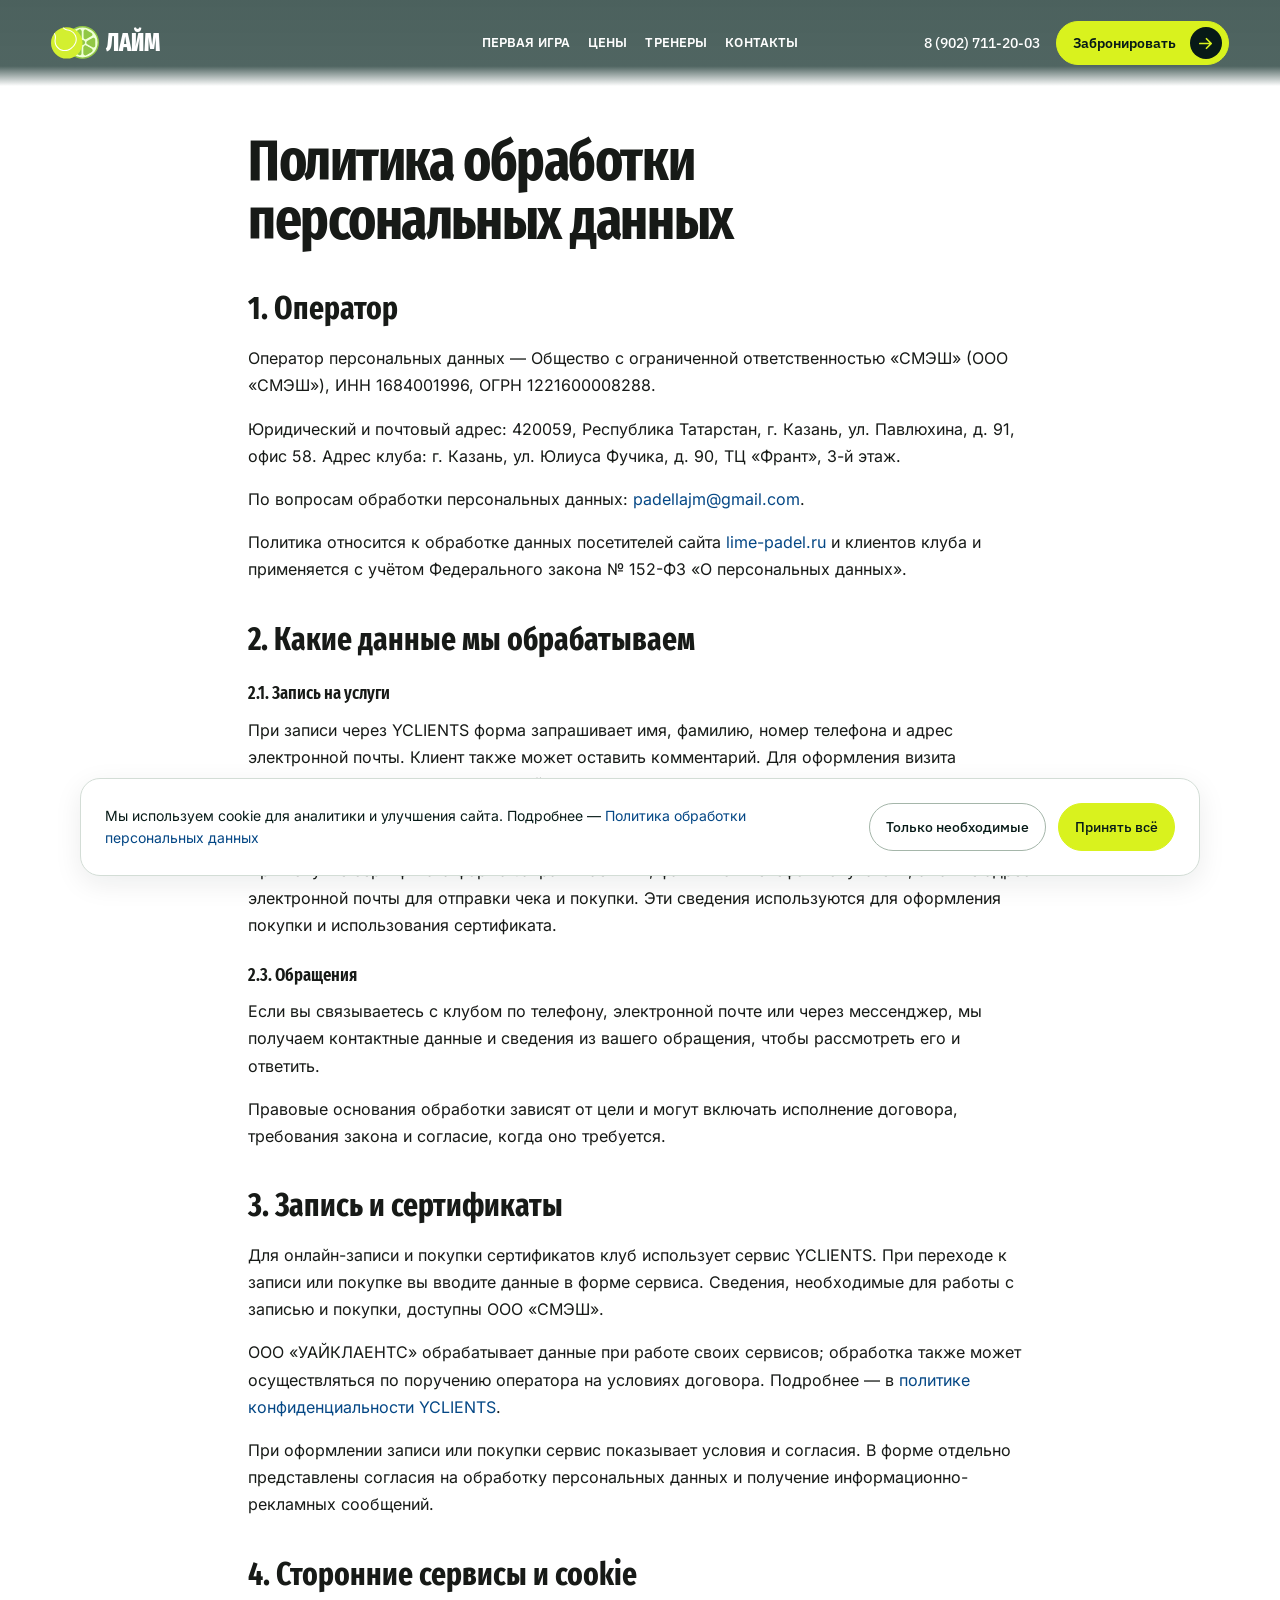
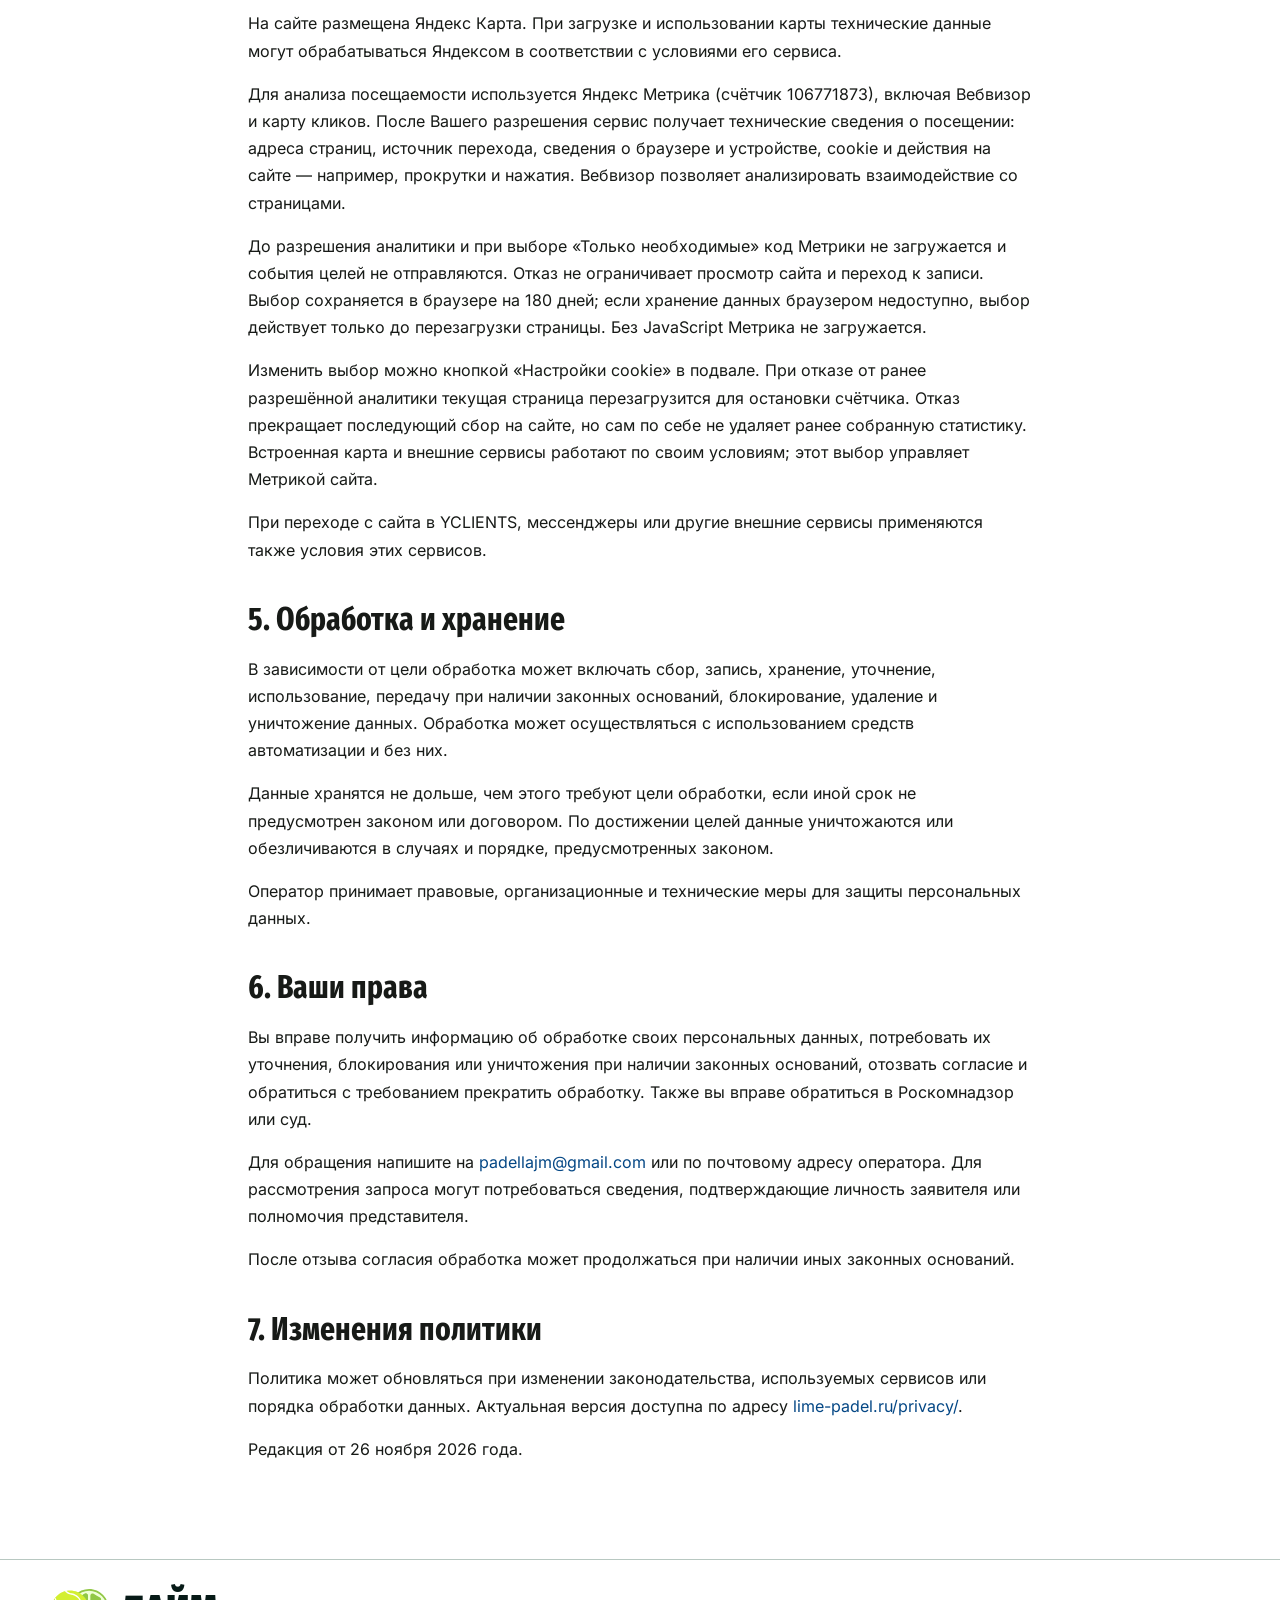
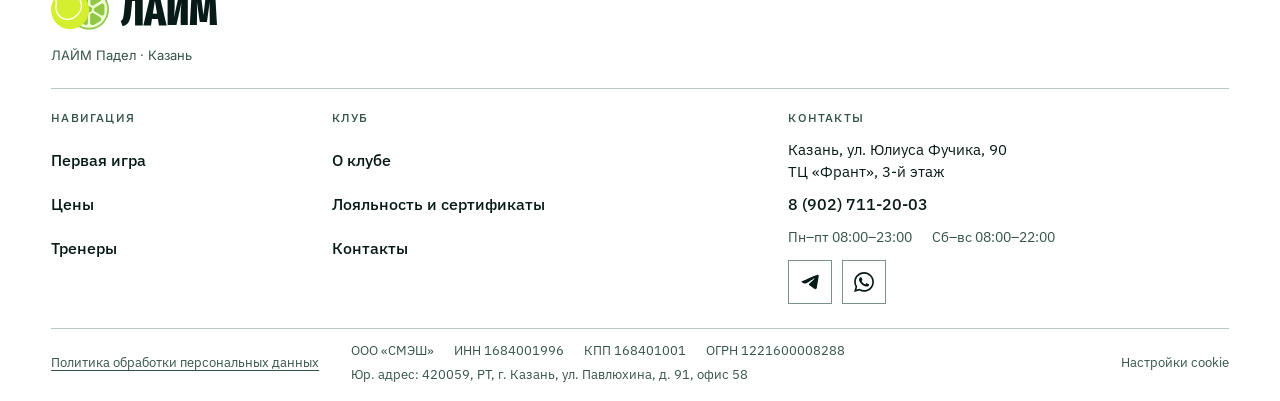
<file: privacy/index.html>
<!doctype html>
<html lang="ru">
<head>
  <meta charset="utf-8">
  <meta name="viewport" content="width=device-width, initial-scale=1">
  <script src="../prototype/metrika.js"></script>
  <link rel="stylesheet" href="../prototype/cookie-choice.css">
  <script src="../prototype/cookie-choice.js" defer></script>
  <title>Политика обработки персональных данных — ЛАЙМ Падел</title>
  <link rel="stylesheet" href="../prototype/styles.css">
  <link rel="stylesheet" href="../prototype/typography.css">
  <link rel="stylesheet" href="../prototype/site-navigation.css">
  <link rel="stylesheet" href="../prototype/footer.css">
  <script src="../prototype/site-navigation.js" defer></script>
  <link rel="stylesheet" href="privacy.css">
</head>
<body class="first-game-page privacy-page">
  <a class="skip" href="#content">К содержимому</a>
  <header class="site-header">
    <a class="brand" href="../index.html" aria-label="ЛАЙМ Падел — главная"><img src="../images/logo/lime-padel-logo-mark.svg" alt="" width="1000" height="720"><span class="brand-word">ЛАЙМ</span></a>
    <nav class="site-header__nav" aria-label="Основное меню"><a href="../prototype/first-game.html">Первая игра</a><a href="../prototype/prices.html">Цены</a><a href="../prototype/coaches.html">Тренеры</a><a href="../prototype/contacts.html">Контакты</a></nav>
    <div class="site-header__actions">
      <a class="site-header__phone" href="tel:+79027112003">8&nbsp;(902)&nbsp;711-20-03</a>
      <a class="site-header__book button" href="https://n1437757.yclients.ru/company/1301052/record-type?o=" data-button-motion>Забронировать<span class="site-header__book-icon" aria-hidden="true"><svg viewBox="0 0 20 20" fill="none" focusable="false"><path d="M4 10h12m-5-5 5 5-5 5" stroke="currentColor" stroke-width="1.8" stroke-linecap="round" stroke-linejoin="round"/></svg></span></a>
    </div>
    <details class="mobile-menu">
      <summary data-button-motion>Меню <svg viewBox="0 0 20 20" width="18" height="18" fill="none" aria-hidden="true" focusable="false"><path d="M4 10h12M10 4v12" stroke="currentColor" stroke-width="1.8" stroke-linecap="round"/></svg></summary>
      <nav aria-label="Мобильное меню">
        <a href="../prototype/first-game.html">Первая игра</a><a href="../prototype/prices.html">Цены</a><a href="../prototype/coaches.html">Тренеры</a><a href="../prototype/contacts.html">Контакты</a>
        <a href="tel:+79027112003" aria-label="Позвонить в клуб">8&nbsp;(902)&nbsp;711-20-03</a>
        <a class="mobile-menu__booking" href="https://n1437757.yclients.ru/company/1301052/record-type?o=">Забронировать<span class="site-header__book-icon" aria-hidden="true"><svg viewBox="0 0 20 20" fill="none" focusable="false"><path d="M4 10h12m-5-5 5 5-5 5" stroke="currentColor" stroke-width="1.8" stroke-linecap="round" stroke-linejoin="round"/></svg></span></a>
      </nav>
    </details>
  </header>
  <main id="content" class="page" tabindex="-1">
    <h1>Политика обработки<br>персональных данных</h1>
      <article class="document">
        <section id="operator"><h2>1. Оператор</h2><p>Оператор персональных данных — Общество с ограниченной ответственностью «СМЭШ» (ООО «СМЭШ»), ИНН 1684001996, ОГРН 1221600008288.</p><p>Юридический и почтовый адрес: 420059, Республика Татарстан, г. Казань, ул. Павлюхина, д. 91, офис 58. Адрес клуба: г. Казань, ул. Юлиуса Фучика, д. 90, ТЦ «Франт», 3-й этаж.</p><p>По вопросам обработки персональных данных: <a href="mailto:padellajm@gmail.com">padellajm@gmail.com</a>.</p><p>Политика относится к обработке данных посетителей сайта <a href="https://lime-padel.ru/">lime-padel.ru</a> и клиентов клуба и применяется с учётом Федерального закона № 152-ФЗ «О персональных данных».</p></section>
        <section id="data"><h2>2. Какие данные мы обрабатываем</h2><h3>2.1. Запись на услуги</h3><p>При записи через YCLIENTS форма запрашивает имя, фамилию, номер телефона и адрес электронной почты. Клиент также может оставить комментарий. Для оформления визита используются сведения о выбранной услуге, дате и времени.</p><h3>2.2. Покупка сертификата</h3><p>При покупке сертификата форма запрашивает имя, фамилию и телефон получателя, а также адрес электронной почты для отправки чека и покупки. Эти сведения используются для оформления покупки и использования сертификата.</p><h3>2.3. Обращения</h3><p>Если вы связываетесь с клубом по телефону, электронной почте или через мессенджер, мы получаем контактные данные и сведения из вашего обращения, чтобы рассмотреть его и ответить.</p><p>Правовые основания обработки зависят от цели и могут включать исполнение договора, требования закона и согласие, когда оно требуется.</p></section>
        <section id="yclients"><h2>3. Запись и сертификаты</h2><p>Для онлайн-записи и покупки сертификатов клуб использует сервис YCLIENTS. При переходе к записи или покупке вы вводите данные в форме сервиса. Сведения, необходимые для работы с записью и покупки, доступны ООО «СМЭШ».</p><p>ООО «УАЙКЛАЕНТС» обрабатывает данные при работе своих сервисов; обработка также может осуществляться по поручению оператора на условиях договора. Подробнее — в <a href="https://www.yclients.ru/info/confidential">политике конфиденциальности YCLIENTS</a>.</p><p>При оформлении записи или покупки сервис показывает условия и согласия. В форме отдельно представлены согласия на обработку персональных данных и получение информационно-рекламных сообщений.</p></section>
        <section id="services"><h2>4. Сторонние сервисы и cookie</h2><p>На сайте размещена Яндекс Карта. При загрузке и использовании карты технические данные могут обрабатываться Яндексом в соответствии с условиями его сервиса.</p><p>Для анализа посещаемости используется Яндекс Метрика (счётчик 106771873), включая Вебвизор и карту кликов. После Вашего разрешения сервис получает технические сведения о посещении: адреса страниц, источник перехода, сведения о браузере и устройстве, cookie и действия на сайте — например, прокрутки и нажатия. Вебвизор позволяет анализировать взаимодействие со страницами.</p><p>До разрешения аналитики и при выборе «Только необходимые» код Метрики не загружается и события целей не отправляются. Отказ не ограничивает просмотр сайта и переход к записи. Выбор сохраняется в браузере на 180 дней; если хранение данных браузером недоступно, выбор действует только до перезагрузки страницы. Без JavaScript Метрика не загружается.</p><p>Изменить выбор можно кнопкой «Настройки cookie» в подвале. При отказе от ранее разрешённой аналитики текущая страница перезагрузится для остановки счётчика. Отказ прекращает последующий сбор на сайте, но сам по себе не удаляет ранее собранную статистику. Встроенная карта и внешние сервисы работают по своим условиям; этот выбор управляет Метрикой сайта.</p><p>При переходе с сайта в YCLIENTS, мессенджеры или другие внешние сервисы применяются также условия этих сервисов.</p></section>
        <section id="storage"><h2>5. Обработка и хранение</h2><p>В зависимости от цели обработка может включать сбор, запись, хранение, уточнение, использование, передачу при наличии законных оснований, блокирование, удаление и уничтожение данных. Обработка может осуществляться с использованием средств автоматизации и без них.</p><p>Данные хранятся не дольше, чем этого требуют цели обработки, если иной срок не предусмотрен законом или договором. По достижении целей данные уничтожаются или обезличиваются в случаях и порядке, предусмотренных законом.</p><p>Оператор принимает правовые, организационные и технические меры для защиты персональных данных.</p></section>
        <section id="rights"><h2>6. Ваши права</h2><p>Вы вправе получить информацию об обработке своих персональных данных, потребовать их уточнения, блокирования или уничтожения при наличии законных оснований, отозвать согласие и обратиться с требованием прекратить обработку. Также вы вправе обратиться в Роскомнадзор или суд.</p><p>Для обращения напишите на <a href="mailto:padellajm@gmail.com">padellajm@gmail.com</a> или по почтовому адресу оператора. Для рассмотрения запроса могут потребоваться сведения, подтверждающие личность заявителя или полномочия представителя.</p><p>После отзыва согласия обработка может продолжаться при наличии иных законных оснований.</p></section>
        <section id="changes"><h2>7. Изменения политики</h2><p>Политика может обновляться при изменении законодательства, используемых сервисов или порядка обработки данных. Актуальная версия доступна по адресу <a href="https://lime-padel.ru/privacy/">lime-padel.ru/privacy/</a>.</p><p>Редакция от 26 ноября 2026 года.</p></section>
      </article>
  </main>
  <footer class="site-footer" id="footer">
    <div class="site-footer__head">
      <div><a class="site-footer__brand" href="../index.html#top" aria-label="ЛАЙМ Падел — главная"><img src="../images/logo/lime-padel-logo-mark.svg" width="1000" height="720" alt=""><span class="site-footer__name" aria-hidden="true">ЛАЙМ</span></a><p class="site-footer__description">ЛАЙМ Падел · Казань</p></div>
    </div>
    <div class="site-footer__body">
      <nav class="site-footer__nav" aria-label="Навигация в подвале"><div class="site-footer__nav-group"><h2 class="site-footer__heading">Навигация</h2><ul><li><a href="../prototype/first-game.html">Первая игра</a></li><li><a href="../prototype/prices.html">Цены</a></li><li><a href="../prototype/coaches.html">Тренеры</a></li></ul></div><div class="site-footer__nav-group"><h2 class="site-footer__heading">Клуб</h2><ul><li><a href="../index.html#club">О клубе</a></li><li><a href="../index.html#loyalty-gift">Лояльность и&nbsp;сертификаты</a></li><li><a href="../prototype/contacts.html">Контакты</a></li></ul></div></nav>
      <div class="site-footer__contact">
        <h2 class="site-footer__heading">Контакты</h2>
        <address class="site-footer__address">Казань, ул.&nbsp;Юлиуса Фучика,&nbsp;90<br>ТЦ «Франт», 3‑й&nbsp;этаж</address>
        <a class="site-footer__phone" href="tel:+79027112003">8&nbsp;(902)&nbsp;711-20-03</a>
        <p class="site-footer__hours"><span>Пн–пт&nbsp;08:00–23:00</span><span>Сб–вс&nbsp;08:00–22:00</span></p>
        <div class="site-footer__socials"><a class="site-footer__social" href="https://t.me/lime_padel" target="_blank" rel="noopener" aria-label="Написать клубу в Telegram, новая вкладка" title="Telegram" data-button-motion><svg viewBox="38 65 160 140" width="20" height="20" aria-hidden="true" focusable="false"><path d="M57.94,126.6476 C95.26,110.3916 120.14,99.6736 132.58,94.4956 C168.14,79.7096 175.52,77.1416 180.34,77.0547542 C181.4,77.0376 183.76,77.2996 185.3,78.5456 C186.58,79.5956 186.94,81.0156 187.12,82.0116 C187.28,83.0076 187.5,85.2776 187.32,87.0496 C185.4,107.2896 177.06,156.4056 172.82,179.0756 C171.04,188.668 167.5,191.884 164.08,192.198 C156.64,192.882 151,187.286 143.8,182.5676 C132.54,175.1816 126.18,170.5856 115.24,163.3796 C102.6,155.0516 110.8,150.4736 118,142.9936 C119.88,141.0356 152.64,111.2456 153.26,108.5436 C153.34,108.2056 153.42,106.9456 152.66,106.2816 C151.92,105.6156 150.82,105.8436 150.02,106.0236 C148.88,106.2796 130.9,118.1756 96.02,141.7096 C90.92,145.2176 86.3,146.9276 82.14,146.8376 C77.58,146.7396 68.78,144.2536 62.24,142.1296 C54.24,139.5236 47.86,138.1456 48.42,133.7196 C48.7,131.4156 51.88,129.0576 57.94,126.6476 L57.94,126.6476 Z"/></svg></a><a class="site-footer__social" href="https://wa.me/79027112003" target="_blank" rel="noopener" aria-label="Написать клубу в WhatsApp, новая вкладка" title="WhatsApp" data-button-motion><svg viewBox="0 0 256 258" width="20" height="20" aria-hidden="true" focusable="false"><path d="M1.07062531,127.416078 C1.06284837,149.873286 6.93054909,171.796478 18.0839762,191.11958 L18.0839762,191.11958 L0,257.147091 L67.5712334,239.429927 C86.1892261,249.581425 107.15067,254.933255 128.481518,254.941032 L128.481518,254.941032 L128.535957,254.941032 C198.783754,254.941032 255.970181,197.772751 256,127.518474 L256,127.518474 C256.011658,93.4697375 242.763642,61.4533745 218.700495,37.3681934 L218.700495,37.3681934 C194.63346,13.2856047 162.632651,0.0142577221 128.535957,0 L128.535957,0 C58.2751986,0 1.09914076,57.1592078 1.07062531,127.416078 L1.07062531,127.416078 Z M41.3098055,187.792346 L38.7874848,183.787222 C28.1810358,166.922929 22.5829356,147.435216 22.5907045,127.423855 L22.5907045,127.423855 C22.6140434,69.0294095 70.1376234,21.5213834 128.576138,21.5213834 L128.576138,21.5213834 C156.875124,21.5330488 183.472256,32.5646372 203.47584,52.5811829 L203.47584,52.5811829 C223.479424,72.5990247 234.486386,99.2091187 234.478613,127.510697 L234.478613,127.510697 C234.452686,185.906438 186.92781,233.420945 128.535957,233.420945 L128.535957,233.420945 L128.49448,233.420945 C109.481159,233.410576 90.8346512,228.305015 74.571775,218.656426 L74.571775,218.656426 L70.7014515,216.360933 L30.6035524,226.874058 L41.3098055,187.792346 Z"/><path d="M96.6782434,74.1484502 C94.2920192,68.8445776 91.781364,68.7382928 89.5117939,68.6449695 C87.6544015,68.565904 85.5300009,68.5710189 83.4081926,68.5710189 C81.2837921,68.5710189 77.8334233,69.369521 74.9157749,72.5554738 C71.9955342,75.7427228 63.7675324,83.4470773 63.7675324,99.1163139 C63.7675324,114.786847 75.181487,129.928547 76.7718711,132.05554 C78.3648475,134.178645 98.8052363,167.362845 131.176746,180.128691 C158.081068,190.737732 163.556033,188.627589 169.395218,188.096165 C175.234404,187.566037 188.238742,180.394403 190.891975,172.957057 C193.546503,165.521006 193.546503,159.146509 192.750663,157.815356 C191.954823,156.488091 189.830423,155.690955 186.645766,154.099275 C183.459813,152.506298 167.802242,144.800648 164.883297,143.737799 C161.963057,142.676247 159.839952,142.146119 157.715552,145.334664 C155.592447,148.519321 149.492734,155.690955 147.634046,157.815356 C145.776654,159.943645 143.917965,160.209357 140.733309,158.61638 C137.547356,157.018219 127.289573,153.658582 115.121255,142.809751 C105.652831,134.367884 99.2614834,123.942897 97.4027949,120.754351 C95.5454026,117.569695 97.204483,115.84451 98.8013479,114.256719 C100.232305,112.82965 101.987301,110.538045 103.580277,108.679357 C105.169365,106.819372 105.699493,105.492108 106.761045,103.367707 C107.823894,101.242011 107.292469,99.382026 106.496629,97.7890496 C105.699493,96.1960732 99.5103455,80.4464749 96.6782434,74.1484502"/></svg></a></div>
      </div>
    </div>
    <div class="site-footer__bottom">
      <a class="site-footer__privacy" href="../privacy/index.html">Политика обработки персональных данных</a>
      <p class="site-footer__legal"><span>ООО «СМЭШ»</span><span>ИНН&nbsp;1684001996</span><span>КПП&nbsp;168401001</span><span>ОГРН&nbsp;1221600008288</span><span class="site-footer__legal-address">Юр.&nbsp;адрес: 420059, РТ, г.&nbsp;Казань, ул.&nbsp;Павлюхина, д.&nbsp;91, офис&nbsp;58</span></p>
    </div>
  </footer>
</body>
</html>
</file>
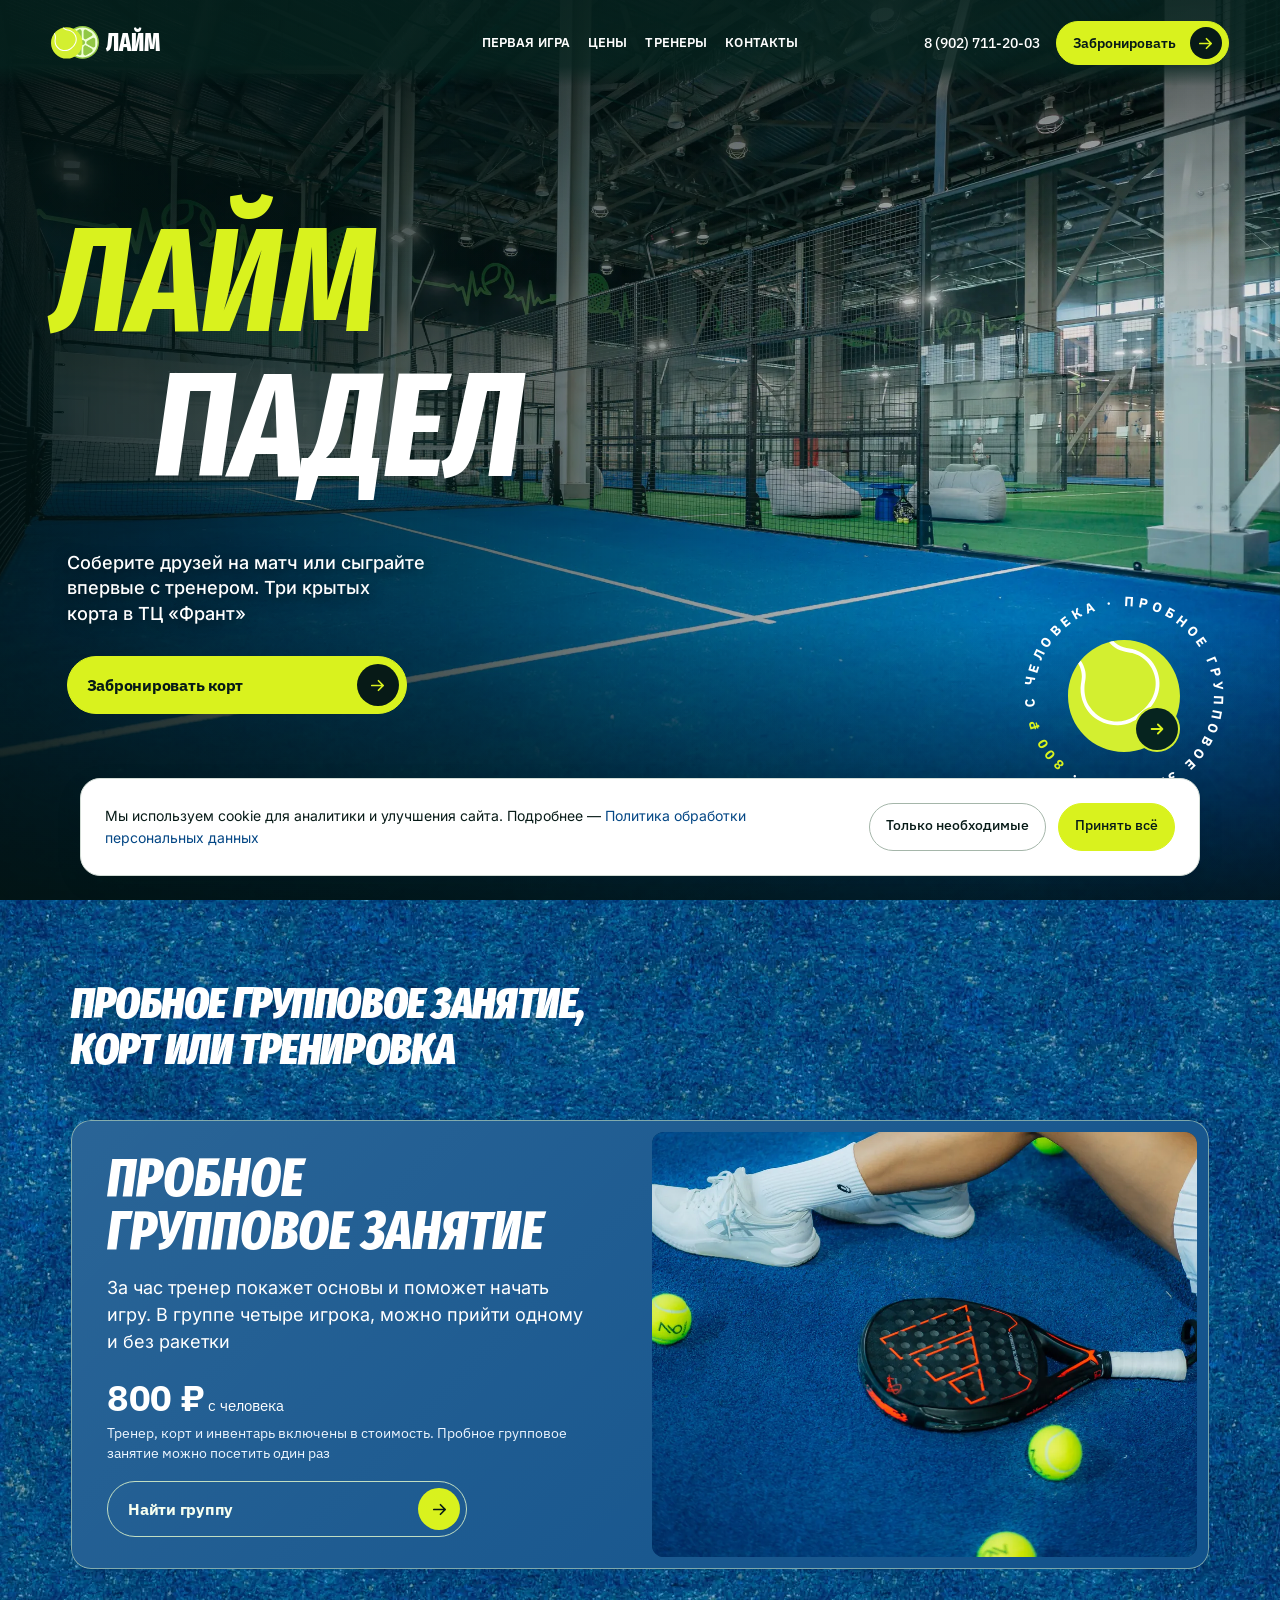
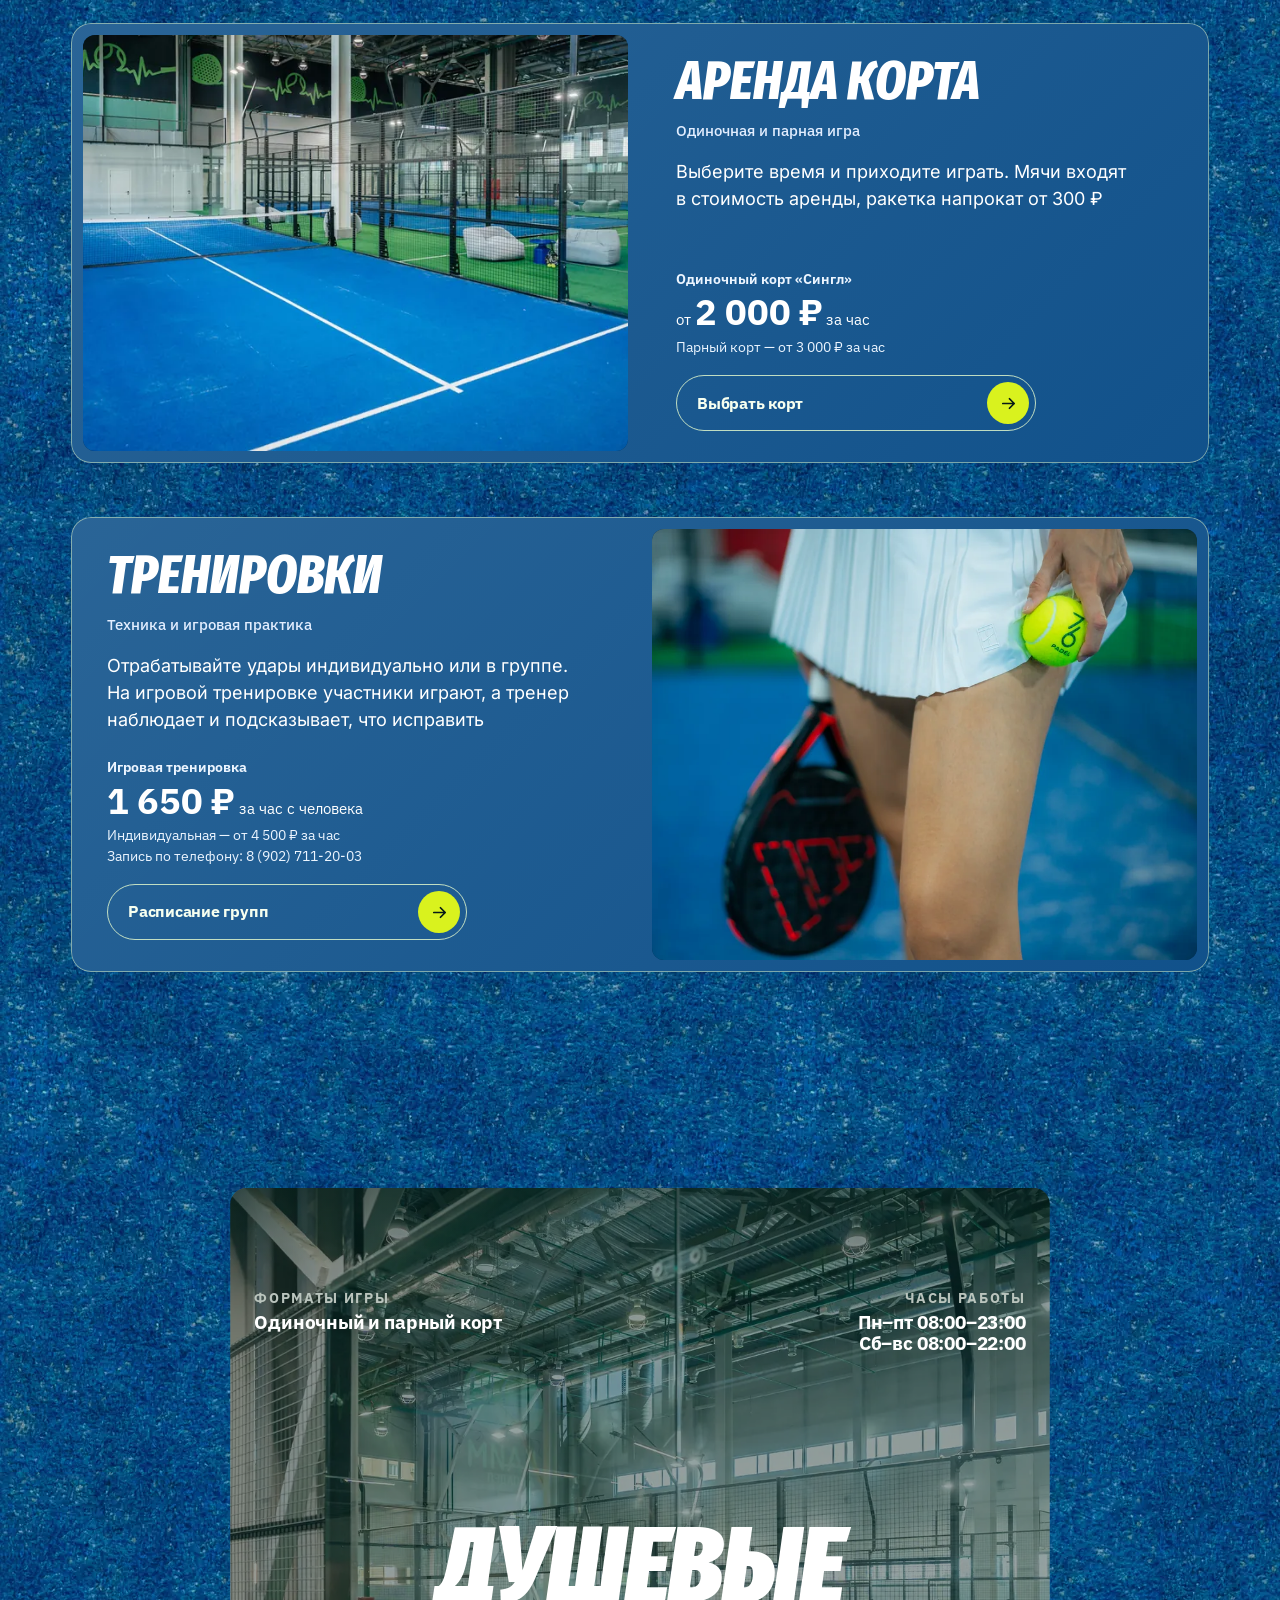
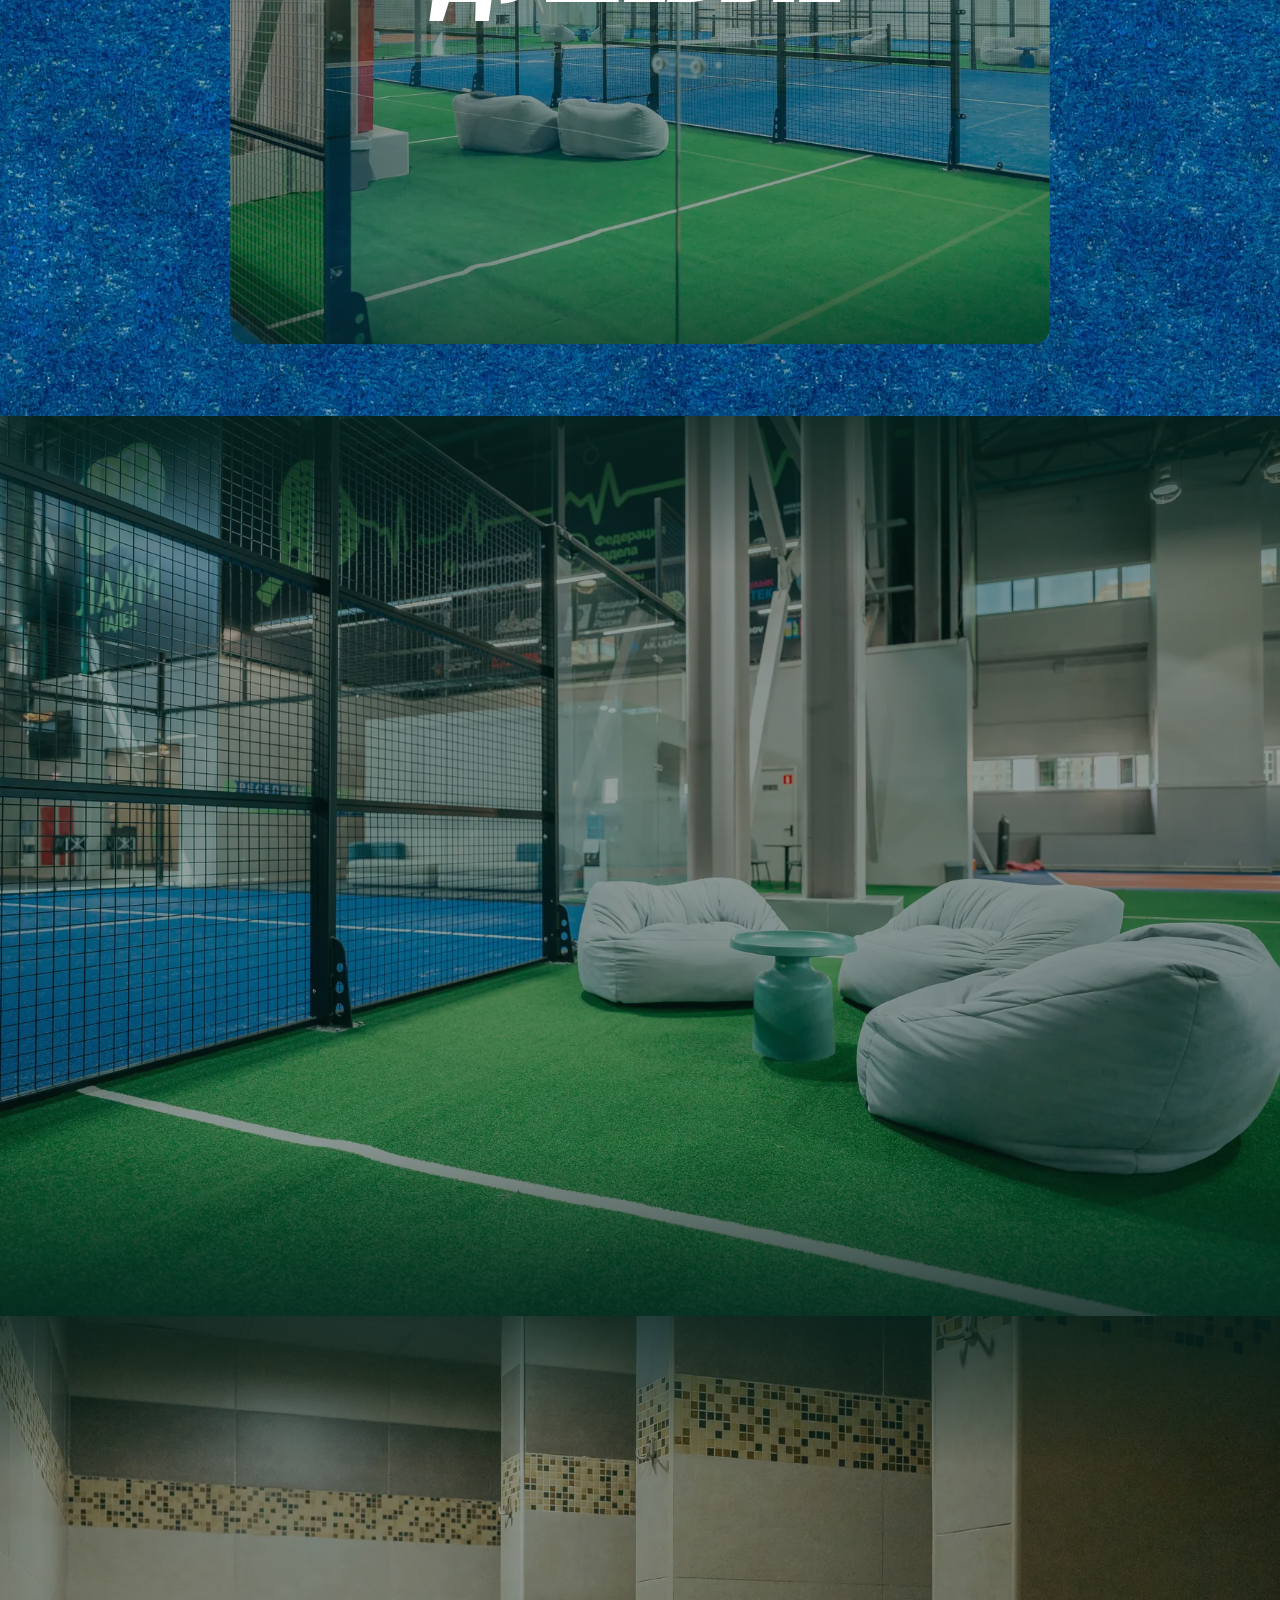
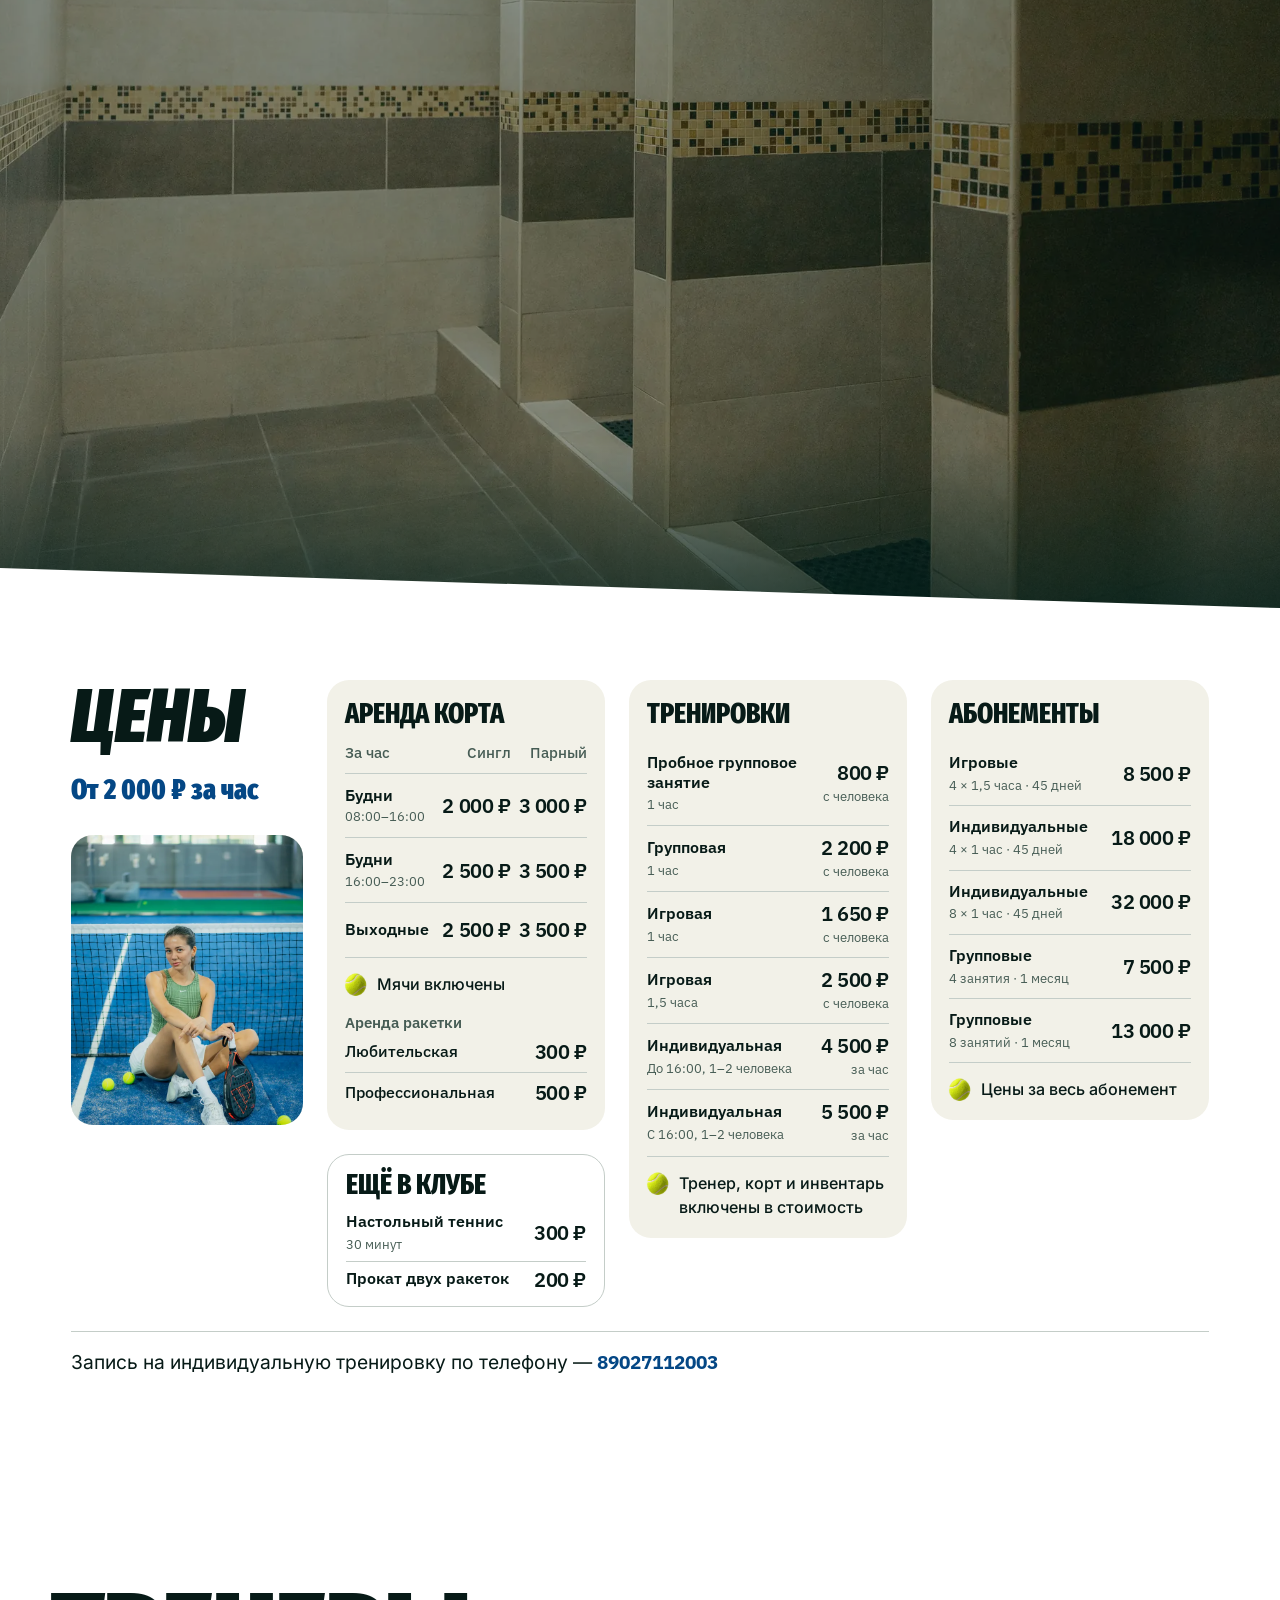
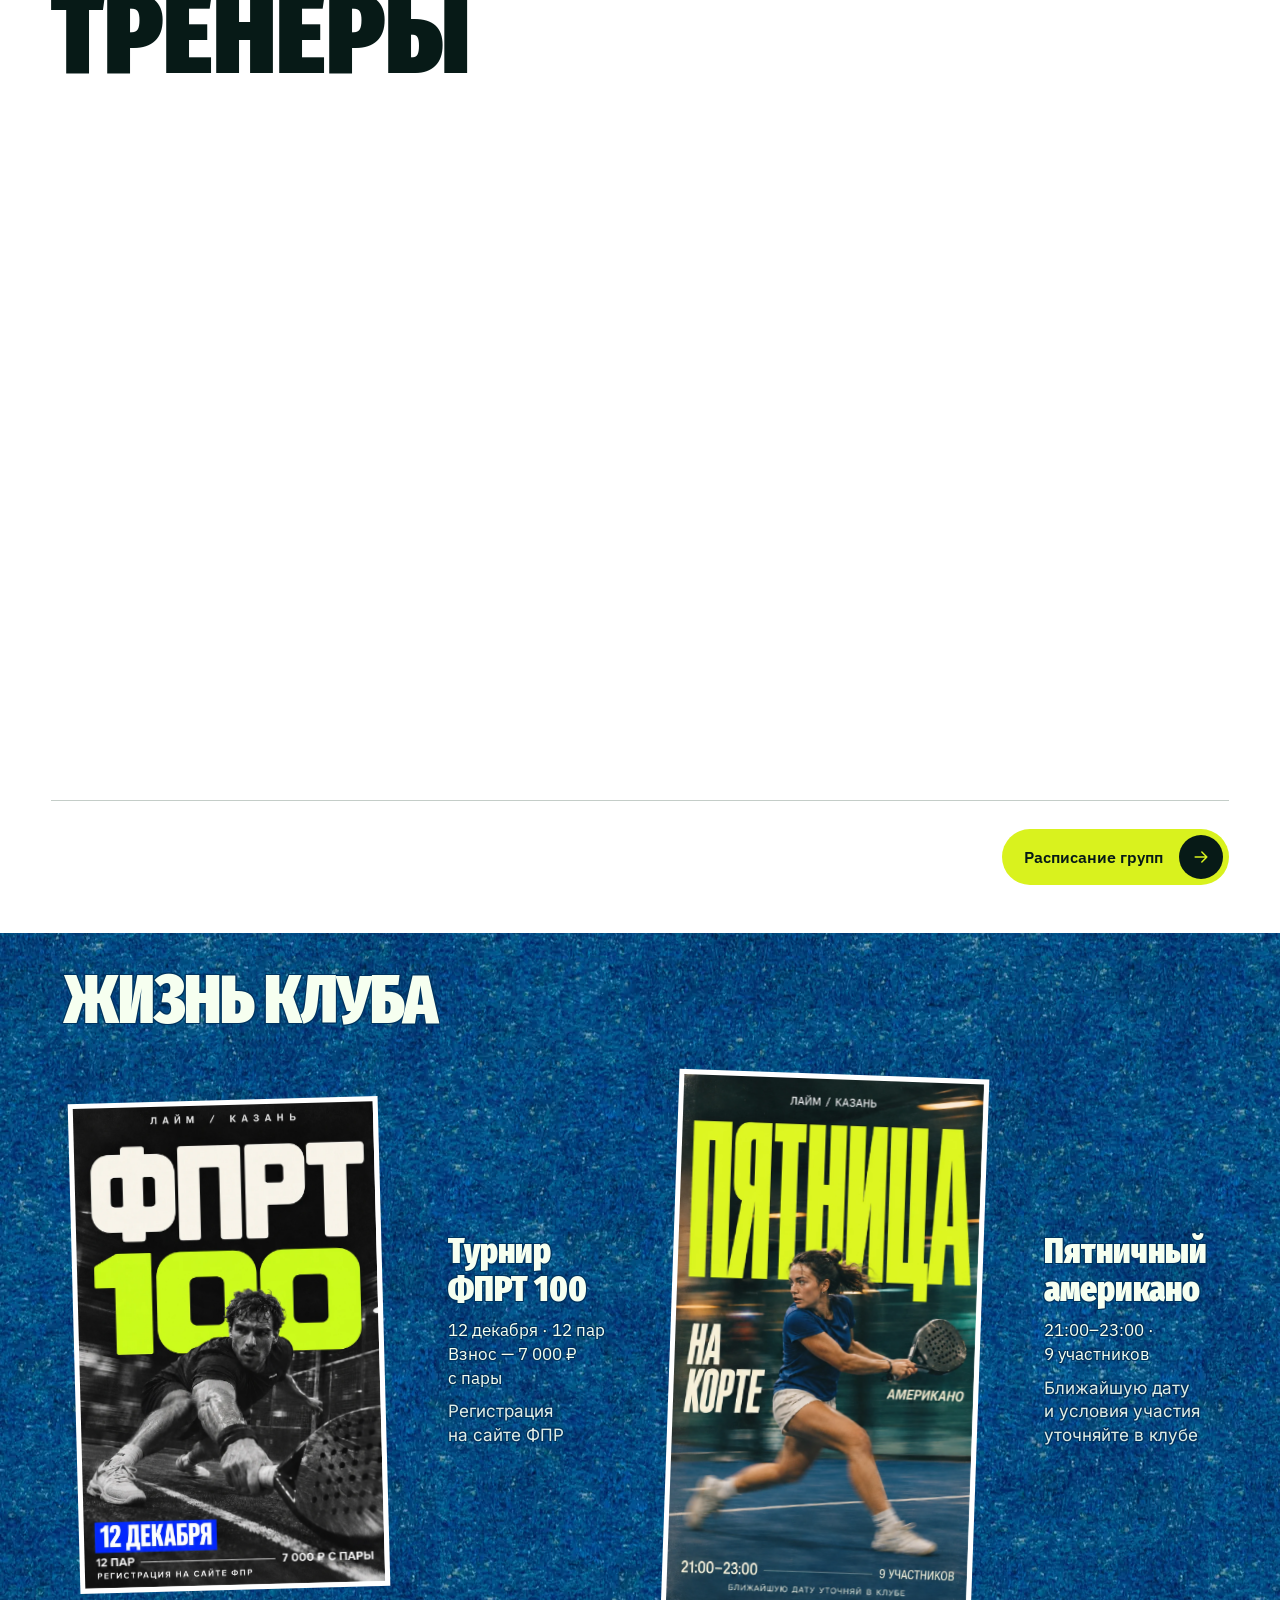
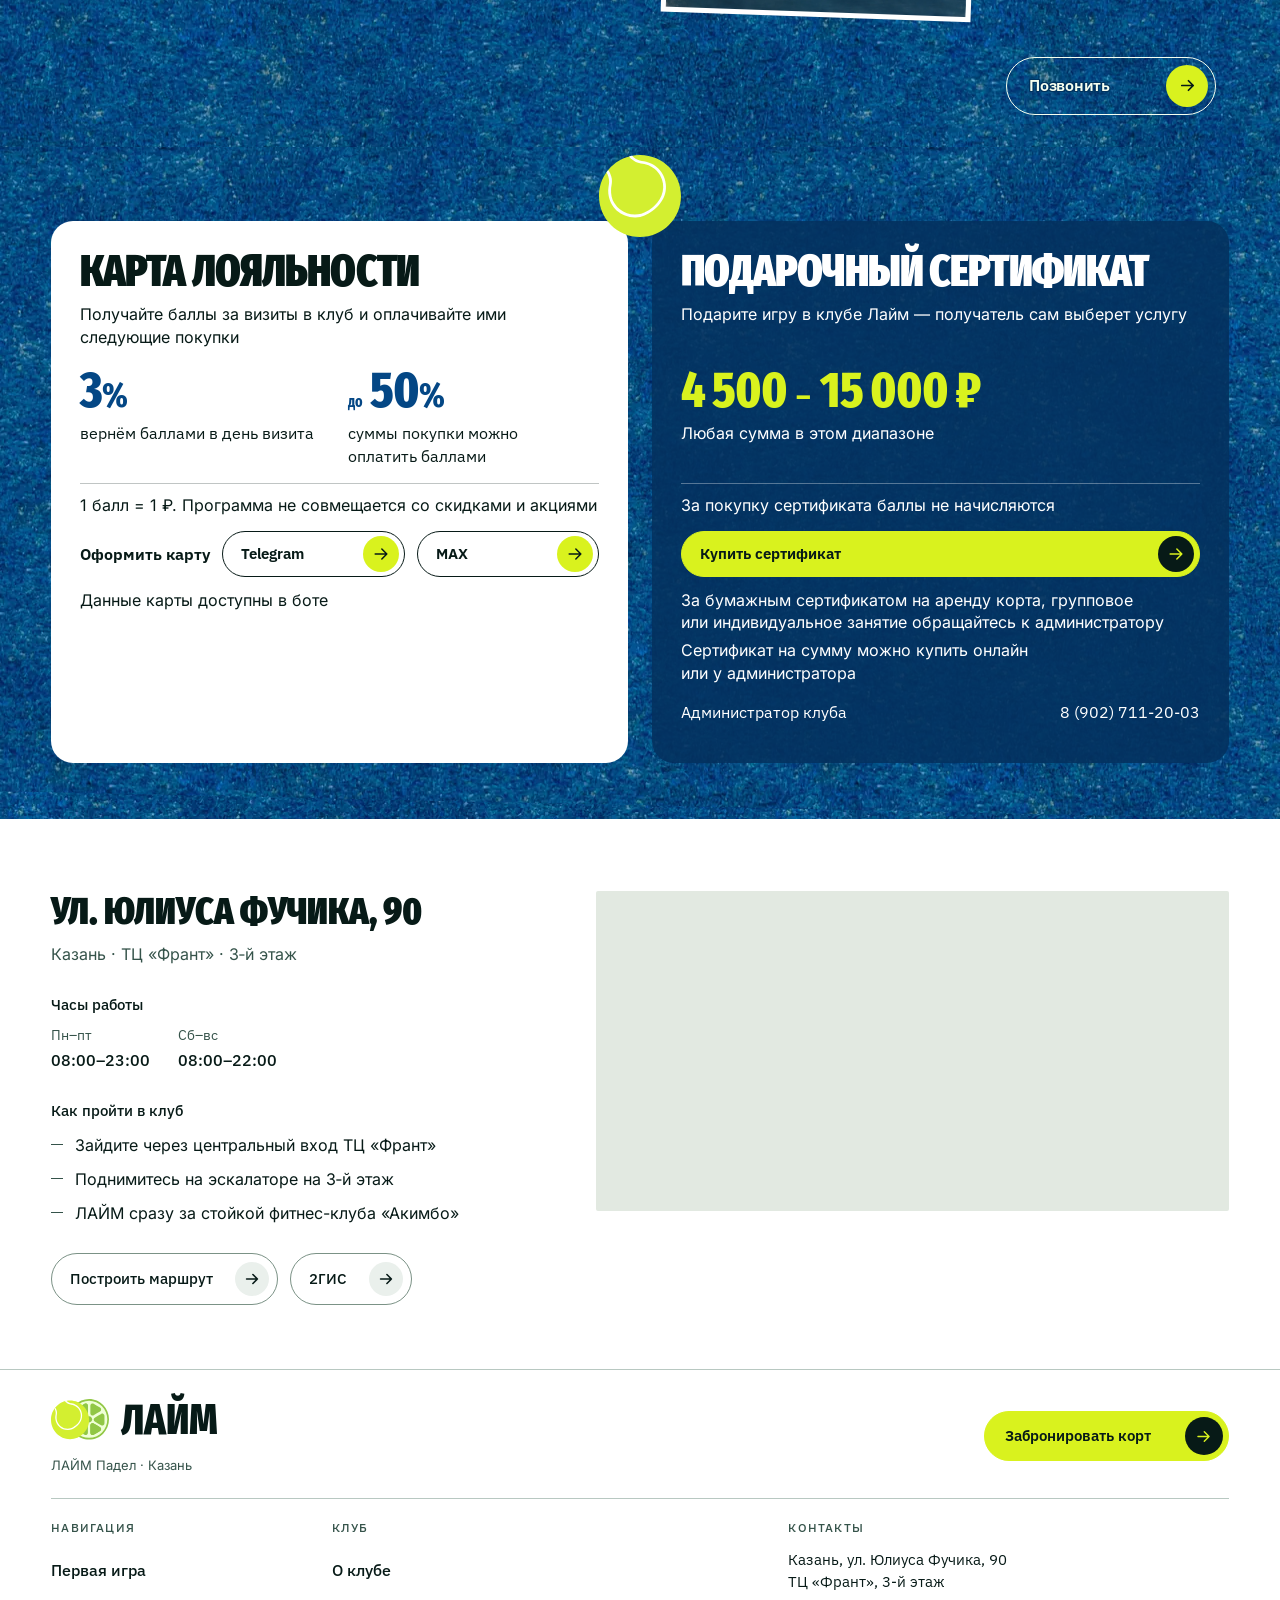
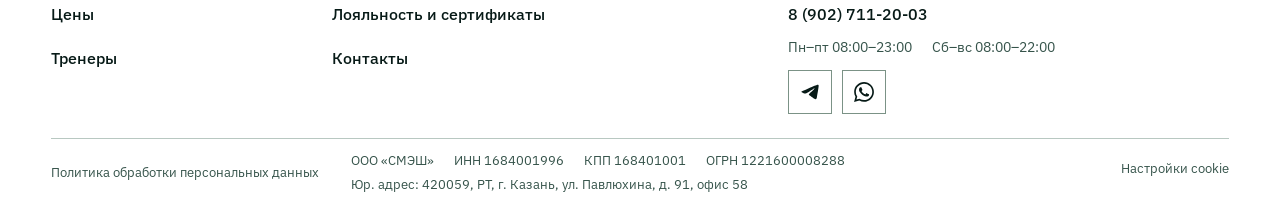
<file: prototype/index.html>
<!doctype html>
<html lang="ru">
<head>
  <meta charset="utf-8">
  <meta name="viewport" content="width=device-width, initial-scale=1">
  <script src="metrika.js"></script>
  <link rel="stylesheet" href="cookie-choice.css">
  <script src="cookie-choice.js" defer></script>
  <title>ЛАЙМ Падел — падел-клуб в Казани</title>
  <meta name="description" content="Три корта в ТЦ «Франт» в Казани. Аренда, тренировки и первое занятие в группе за 800 ₽ с человека">
  <link rel="stylesheet" href="styles.css">
  <link rel="stylesheet" href="typography.css">
  <link rel="stylesheet" href="hero-actions.css">
  <link rel="stylesheet" href="hero-trial.css">
  <link rel="stylesheet" href="paths.css">
  <link rel="stylesheet" href="transitions.css">
  <link rel="stylesheet" href="club.css">
  <link rel="stylesheet" href="site-navigation.css">
  <link rel="stylesheet" href="preview.css">
  <link rel="stylesheet" href="prices.css">
  <link rel="stylesheet" href="coaches.css">
  <link rel="stylesheet" href="club-life.css">
  <link rel="stylesheet" href="page-flow.css">
  <link rel="stylesheet" href="loyalty-gift.css">
  <link rel="stylesheet" href="paths-stack.css">
  <link rel="stylesheet" href="contacts.css">
  <link rel="stylesheet" href="footer.css">
  <script src="paths-stack.js" defer></script>
  <script src="site-navigation.js" defer></script>
  <script src="hero-ball.js" defer></script>
  <script src="club-scene.js" defer></script>
  <script src="club-entry.js" defer></script>
  <script src="coaches.js" defer></script>
  <script src="club-life.js" defer></script>
  <script src="loyalty-gift.js" defer></script>
  <script src="contacts.js" defer></script>
  <link rel="stylesheet" href="buttons-motion.css">
  <script src="buttons-motion.js" defer></script>
  <script src="smooth-scroll.js" defer></script>
</head>
<body class="home-page page-flow-selected" data-scroll-mode="strong">
  <a class="skip-link" href="#top">К&nbsp;содержимому</a>
  <header class="site-header">
    <a class="brand" href="#top" aria-label="ЛАЙМ Падел — главная"><img src="../images/logo/lime-padel-logo-mark.svg" alt="" width="1000" height="720"><span class="brand-word">ЛАЙМ</span></a>
    <nav class="site-header__nav" aria-label="Основное меню"><a href="first-game.html">Первая игра</a><a href="prices.html">Цены</a><a href="coaches.html">Тренеры</a><a href="contacts.html">Контакты</a></nav>
    <div class="site-header__actions">
      <a class="site-header__phone" href="tel:+79027112003">8&nbsp;(902)&nbsp;711-20-03</a>
      <a class="site-header__book button" href="https://n1437757.yclients.ru/company/1301052/record-type?o=" data-button-motion>Забронировать<span class="site-header__book-icon" aria-hidden="true"><svg viewBox="0 0 20 20" fill="none" focusable="false"><path d="M4 10h12m-5-5 5 5-5 5" stroke="currentColor" stroke-width="1.8" stroke-linecap="round" stroke-linejoin="round"/></svg></span></a>
    </div>
    <details class="mobile-menu">
      <summary data-button-motion>Меню <svg viewBox="0 0 20 20" width="18" height="18" fill="none" aria-hidden="true" focusable="false"><path d="M4 10h12M10 4v12" stroke="currentColor" stroke-width="1.8" stroke-linecap="round"/></svg></summary>
      <nav aria-label="Мобильное меню">
        <a href="first-game.html">Первая игра</a><a href="prices.html">Цены</a><a href="coaches.html">Тренеры</a><a href="contacts.html">Контакты</a>
        <a href="tel:+79027112003" aria-label="Позвонить в клуб">8&nbsp;(902)&nbsp;711-20-03</a>
        <a class="mobile-menu__booking" href="https://n1437757.yclients.ru/company/1301052/record-type?o=">Забронировать<span class="site-header__book-icon" aria-hidden="true"><svg viewBox="0 0 20 20" fill="none" focusable="false"><path d="M4 10h12m-5-5 5 5-5 5" stroke="currentColor" stroke-width="1.8" stroke-linecap="round" stroke-linejoin="round"/></svg></span></a>
      </nav>
    </details>
  </header>
  <main id="top" tabindex="-1">
    <section class="hero" aria-labelledby="hero-title">
      <picture class="hero-photo">
        <source media="(max-width: 800px)" srcset="assets/hero-court-mobile.webp" type="image/webp">
        <img src="assets/hero-court-wide.webp" width="2400" height="1600" fetchpriority="high" alt="Синие корты падел-клуба ЛАЙМ">
      </picture>
      <div class="hero-shade"></div>
      <div class="hero-main">
        <div class="hero-copy">
          <h1 id="hero-title" class="hero-title-friends"><span class="hero-title-line hero-title-line--one hero-title-lime">ЛАЙМ</span> <span class="hero-title-line hero-title-line--two">ПАДЕЛ</span></h1>
          <div class="hero-offer">
            <p class="hero-description">Соберите друзей на&nbsp;матч или сыграйте впервые с&nbsp;тренером. Три крытых корта в&nbsp;ТЦ&nbsp;«Франт»</p>
            <div class="hero-decision">
              <a class="hero-action hero-action--book" href="https://n1437757.yclients.ru/company/1301052/record-type?o=" aria-label="Забронировать корт" data-button-motion>
                <span class="hero-action__label" data-letter-swap aria-hidden="true">Забронировать корт</span>
                <span class="hero-action__icon" aria-hidden="true"><svg viewBox="0 0 20 20" fill="none" focusable="false"><path d="M4 10h12m-5-5 5 5-5 5" stroke="currentColor" stroke-width="1.8" stroke-linecap="round" stroke-linejoin="round"/></svg></span>
              </a>
            </div>
          </div>
        </div>
      </div>
      <div class="hero-bottom">
        <a class="hero-badge" href="https://n1437757.yclients.ru/company/1301052/activity/select" aria-label="Пробное групповое занятие для новичков: 800 рублей с человека — записаться" data-button-motion>
          <svg class="hero-badge__ring" viewBox="0 0 210 210" aria-hidden="true" focusable="false">
            <g class="hero-badge__orbit"><text x="109.783" y="15.127" text-anchor="middle" transform="rotate(3.047 109.783 15.127)">П</text><text x="123.253" y="16.870" text-anchor="middle" transform="rotate(11.701 123.253 16.870)">Р</text><text x="136.338" y="20.632" text-anchor="middle" transform="rotate(20.377 136.338 20.632)">О</text><text x="148.712" y="26.328" text-anchor="middle" transform="rotate(29.058 148.712 26.328)">Б</text><text x="160.138" y="33.868" text-anchor="middle" transform="rotate(37.781 160.138 33.868)">Н</text><text x="170.553" y="43.333" text-anchor="middle" transform="rotate(46.749 170.553 43.333)">О</text><text x="178.917" y="53.655" text-anchor="middle" transform="rotate(55.215 178.917 53.655)">Е</text><text x="188.232" y="70.759" text-anchor="middle" transform="rotate(67.638 188.232 70.759)">Г</text><text x="192.116" y="82.397" text-anchor="middle" transform="rotate(75.455 192.116 82.397)">Р</text><text x="194.469" y="95.240" text-anchor="middle" transform="rotate(83.774 194.469 95.240)">У</text><text x="194.926" y="108.646" text-anchor="middle" transform="rotate(92.321 194.926 108.646)">П</text><text x="193.285" y="122.487" text-anchor="middle" transform="rotate(101.204 193.285 122.487)">П</text><text x="189.514" y="135.941" text-anchor="middle" transform="rotate(110.108 189.514 135.941)">О</text><text x="183.844" y="148.401" text-anchor="middle" transform="rotate(118.831 183.844 148.401)">В</text><text x="176.350" y="159.856" text-anchor="middle" transform="rotate(127.554 176.350 159.856)">О</text><text x="167.497" y="169.762" text-anchor="middle" transform="rotate(136.020 167.497 169.762)">Е</text><text x="151.559" y="182.021" text-anchor="middle" transform="rotate(148.847 151.559 182.021)">З</text><text x="139.887" y="187.963" text-anchor="middle" transform="rotate(157.192 139.887 187.963)">А</text><text x="126.718" y="192.340" text-anchor="middle" transform="rotate(166.036 126.718 192.340)">Н</text><text x="113.079" y="194.637" text-anchor="middle" transform="rotate(174.850 113.079 194.637)">Я</text><text x="100.193" y="194.872" text-anchor="middle" transform="rotate(183.062 100.193 194.872)">Т</text><text x="87.101" y="193.202" text-anchor="middle" transform="rotate(191.471 87.101 193.202)">И</text><text x="74.248" y="189.583" text-anchor="middle" transform="rotate(199.980 74.248 189.583)">Е</text><text x="57.664" y="181.546" text-anchor="middle" transform="rotate(211.733 57.664 181.546)">·</text><text class="hero-badge__lime" x="43.099" y="170.332" text-anchor="middle" transform="rotate(223.456 43.099 170.332)">8</text><text class="hero-badge__lime" x="34.662" y="161.148" text-anchor="middle" transform="rotate(231.401 34.662 161.148)">0</text><text class="hero-badge__lime" x="27.576" y="150.886" text-anchor="middle" transform="rotate(239.347 27.576 150.886)">0</text><text class="hero-badge__lime" x="19.226" y="132.256" text-anchor="middle" transform="rotate(252.372 19.226 132.256)">₽</text><text x="15.263" y="111.880" text-anchor="middle" transform="rotate(265.616 15.263 111.880)">С</text><text x="16.092" y="91.025" text-anchor="middle" transform="rotate(278.933 16.092 91.025)">Ч</text><text x="19.045" y="78.321" text-anchor="middle" transform="rotate(287.244 19.045 78.321)">Е</text><text x="23.983" y="65.806" text-anchor="middle" transform="rotate(295.817 23.983 65.806)">Л</text><text x="31.141" y="53.572" text-anchor="middle" transform="rotate(304.849 31.141 53.572)">О</text><text x="39.795" y="42.965" text-anchor="middle" transform="rotate(313.573 39.795 42.965)">В</text><text x="49.388" y="34.238" text-anchor="middle" transform="rotate(321.836 49.388 34.238)">Е</text><text x="60.183" y="26.953" text-anchor="middle" transform="rotate(330.134 60.183 26.953)">К</text><text x="72.406" y="21.109" text-anchor="middle" transform="rotate(338.767 72.406 21.109)">А</text><text x="90.697" y="16.144" text-anchor="middle" transform="rotate(350.855 90.697 16.144)">·</text></g>
          </svg>
          <img class="hero-badge__ball" src="assets/ball-flat.svg" width="298" height="298" alt="">
          <span class="hero-badge__arrow" aria-hidden="true"><svg viewBox="0 0 20 20" fill="none" focusable="false"><path d="M4 10h12m-5-5 5 5-5 5" stroke="currentColor" stroke-width="2" stroke-linecap="round" stroke-linejoin="round"/></svg></span>
        </a>
      </div>
    </section>

    <section class="intro section-pad" id="start" aria-labelledby="start-title">
      <div class="intro-head">
        <div class="section-heading"><h2 id="start-title">ПРОБНОЕ ГРУППОВОЕ ЗАНЯТИЕ,<br>КОРТ ИЛИ&nbsp;ТРЕНИРОВКА</h2></div>
      </div>
      <!-- Структура карточки: для кого → название → что входит → цена с единицей → кнопка.
           Вся карточка — одна ссылка (растянутая .path-cta). Ссылки YCLIENTS работают и без JS;
           Кнопки ведут напрямую в соответствующий раздел YCLIENTS. -->
      <div class="paths">
        <div class="path-stage"><article class="path path-trial" id="trial">
          <picture class="path-photo">
            <source media="(min-width: 701px) and (max-width: 959px)" srcset="assets/path-trial-tablet.webp" type="image/webp">
            <source media="(max-width: 700px)" srcset="assets/path-trial-stack-mobile.webp" type="image/webp">
            <img src="assets/path-trial-stack-wide.webp" width="1248" height="832" loading="lazy" alt="Ракетка, мяч и кроссовки на синем корте">
          </picture>
          <h3>ПРОБНОЕ ГРУППОВОЕ ЗАНЯТИЕ</h3>
          <p class="path-what">За&nbsp;час тренер покажет основы и&nbsp;поможет начать игру. В&nbsp;группе четыре игрока, можно прийти одному и&nbsp;без ракетки</p>
          <div class="path-bottom">
            <p class="path-price"><strong>800&nbsp;₽</strong> <span>с&nbsp;человека</span><small>Тренер, корт и&nbsp;инвентарь включены в&nbsp;стоимость. Пробное групповое занятие можно посетить один раз</small></p>
            <a class="path-cta" href="https://n1437757.yclients.ru/company/1301052/activity/select" data-button-motion><span class="path-cta__label">Найти группу</span><span class="path-cta__icon" aria-hidden="true"><svg viewBox="0 0 20 20" fill="none" focusable="false"><path d="M4 10h12m-5-5 5 5-5 5" stroke="currentColor" stroke-width="1.8" stroke-linecap="round" stroke-linejoin="round"/></svg></span></a>
          </div>
        </article></div>
        <div class="path-stage"><article class="path path-court" id="court">
          <picture class="path-photo">
            <source media="(min-width: 701px) and (max-width: 959px)" srcset="assets/path-court-tablet.webp" type="image/webp">
            <source media="(max-width: 700px)" srcset="assets/path-court-mobile.webp" type="image/webp">
            <img src="assets/path-court-wide.webp" width="960" height="480" loading="lazy" alt="Свободный корт клуба ЛАЙМ с сеткой">
          </picture>
          <h3>АРЕНДА КОРТА</h3>
          <p class="path-num">Одиночная и&nbsp;парная игра</p>
          <p class="path-what">Выберите время и&nbsp;приходите играть. Мячи входят в&nbsp;стоимость аренды, ракетка напрокат от&nbsp;300&nbsp;₽</p>
          <div class="path-bottom">
            <p class="path-price"><small class="path-price__format">Одиночный корт «Сингл»</small><span>от</span> <strong>2&nbsp;000&nbsp;₽</strong> <span>за&nbsp;час</span><small>Парный корт&nbsp;— от&nbsp;3&nbsp;000&nbsp;₽ за&nbsp;час</small></p>
            <a class="path-cta" href="https://n1437757.yclients.ru/company/1301052/personal/select-services?o=" data-button-motion><span class="path-cta__label">Выбрать корт</span><span class="path-cta__icon" aria-hidden="true"><svg viewBox="0 0 20 20" fill="none" focusable="false"><path d="M4 10h12m-5-5 5 5-5 5" stroke="currentColor" stroke-width="1.8" stroke-linecap="round" stroke-linejoin="round"/></svg></span></a>
          </div>
        </article></div>
        <div class="path-stage"><article class="path path-training" id="training">
          <picture class="path-photo">
            <source media="(min-width: 701px) and (max-width: 959px)" srcset="assets/path-training-session-tablet.webp" type="image/webp">
            <source media="(max-width: 700px)" srcset="assets/path-training-session-mobile.webp" type="image/webp">
            <img src="assets/path-training-session-wide.webp" width="960" height="672" loading="lazy" alt="Мяч для падела в руке игрока">
          </picture>
          <h3>ТРЕНИРОВКИ</h3>
          <p class="path-num">Техника и&nbsp;игровая практика</p>
          <p class="path-what">Отрабатывайте удары индивидуально или в&nbsp;группе. На&nbsp;игровой тренировке участники играют, а&nbsp;тренер наблюдает и&nbsp;подсказывает, что исправить</p>
          <div class="path-bottom">
            <!-- 1650 руб. — игровая тренировка, 1 час, с человека (PRICES.md, подтверждено владельцем 11.11.2026). -->
            <p class="path-price"><small class="path-price__format">Игровая тренировка</small><strong>1&nbsp;650&nbsp;₽</strong> <span>за&nbsp;час с&nbsp;человека</span><small>Индивидуальная&nbsp;— от&nbsp;4&nbsp;500&nbsp;₽ за&nbsp;час<br>Запись по&nbsp;телефону: <a href="tel:+79027112003" style="position:relative;z-index:2;color:inherit">8&nbsp;(902)&nbsp;711-20-03</a></small></p>
            <a class="path-cta" href="https://n1437757.yclients.ru/company/1301052/activity/select" data-button-motion><span class="path-cta__label">Расписание групп</span><span class="path-cta__icon" aria-hidden="true"><svg viewBox="0 0 20 20" fill="none" focusable="false"><path d="M4 10h12m-5-5 5 5-5 5" stroke="currentColor" stroke-width="1.8" stroke-linecap="round" stroke-linejoin="round"/></svg></span></a>
          </div>
        </article></div>
      </div>
    </section>

    <section class="club scene-club" id="club" aria-labelledby="club-title">
      <div class="scene">
        <div class="scene__pin">
          <ul class="scene__facts" aria-label="Клуб в цифрах">
            <li class="scene__fact">Форматы игры<strong>Одиночный и&nbsp;парный&nbsp;корт</strong></li>
            <li class="scene__fact">Часы работы<strong class="scene__hours">Пн–пт 08:00–23:00<br>Сб–вс 08:00–22:00</strong></li>
            <li class="scene__fact">ТЦ «Франт», 3‑й&nbsp;этаж<strong>Казань, ул.&nbsp;Юлиуса Фучика,&nbsp;90</strong></li>
          </ul>

          <div class="scene__titles">
            <ol class="scene__frames">
              <li class="scene__frame">
                <h2 class="scene__words" id="club-title"><span class="scene__line">Три корта</span> <span class="scene__line">Потолки 10&nbsp;м</span></h2>
                <picture class="scene__photo"><source media="(max-width: 800px)" srcset="assets/club-full-courts-mobile.webp" width="1000" height="1780"><img src="assets/club-full-courts-wide.webp" width="2000" height="1250" loading="lazy" alt="Корты клуба за стеклянной стенкой: синее покрытие, зелёные дорожки, высокий потолок"></picture>
              </li>
              <li class="scene__frame">
                <p class="scene__words"><span class="scene__line">Отдых</span> <span class="scene__line">между играми</span></p>
                <picture class="scene__photo"><source media="(max-width: 800px)" srcset="assets/club-full-lounge-mobile.webp" width="1000" height="1780"><img src="assets/club-full-lounge-wide.webp" width="2000" height="1250" loading="lazy" alt="Кресла-мешки и столик рядом с кортом"></picture>
              </li>
              <li class="scene__frame scene__frame--caption">
                <p class="scene__words">Душевые</p>
                <picture class="scene__photo"><source media="(max-width: 800px)" srcset="assets/club-full-showers-mobile.webp" width="1000" height="1780"><img src="assets/club-full-showers-wide.webp" width="2000" height="1250" loading="lazy" alt="Душевые кабины, отделанные плиткой"></picture>
              </li>
            </ol>
          </div>


        </div>
      </div>
    </section>

    <section class="prices section-pad" id="prices" aria-labelledby="prices-title">
      <div class="prices__wrap">
        <div class="prices__col prices__col--lead">
          <div class="prices__lead">
            <h2 class="prices__title" id="prices-title">Цены</h2>
            <p class="prices__deal"><strong>От&nbsp;2&nbsp;000&nbsp;₽ за&nbsp;час</strong></p>
          </div>
          <figure class="prices__photo prices__photo--lead"><img src="assets/prices-player.webp" alt="Игрок с ракеткой сидит у сетки на корте ЛАЙМа" width="720" height="900" loading="lazy" decoding="async"></figure>
        </div>
        <div class="prices__col prices__col--court">
          <article class="prices__card prices__court" aria-labelledby="prices-court-title">
            <h3 id="prices-court-title">Аренда корта</h3>
            <table class="prices__table" aria-labelledby="prices-court-title"><caption class="prices__sr">Аренда корта за час</caption>
              <thead><tr><th scope="col">За&nbsp;час</th><th scope="col">Сингл</th><th scope="col">Парный</th></tr></thead>
              <tbody><tr><th scope="row">Будни<span>08:00–16:00</span></th><td>2 000 ₽</td><td>3 000 ₽</td></tr><tr><th scope="row">Будни<span>16:00–23:00</span></th><td>2 500 ₽</td><td>3 500 ₽</td></tr><tr><th scope="row">Выходные</th><td>2 500 ₽</td><td>3 500 ₽</td></tr></tbody>
            </table>
            <p class="prices__plus">Мячи включены</p>
            <h4 class="prices__sub" id="prices-racket-title">Аренда ракетки</h4>
            <ul class="prices__list prices__list--mini" aria-labelledby="prices-racket-title"><li><span class="prices__name">Любительская</span><span class="prices__sum">300 ₽</span></li><li><span class="prices__name">Профессиональная</span><span class="prices__sum">500 ₽</span></li></ul>
          </article>
          <article class="prices__card prices__extra" aria-labelledby="prices-extra-title">
            <h3 id="prices-extra-title">Ещё в клубе</h3>
            <ul class="prices__list prices__list--mini"><li><span class="prices__name">Настольный теннис<small>30&nbsp;минут</small></span><span class="prices__sum">300 ₽</span></li><li><span class="prices__name">Прокат двух ракеток</span><span class="prices__sum">200 ₽</span></li></ul>
          </article>
        </div>
        <div class="prices__col prices__col--train">
          <article class="prices__card prices__train" aria-labelledby="prices-training-title">
            <h3 id="prices-training-title">Тренировки</h3>
            <ul class="prices__list"><li><span class="prices__name">Пробное групповое занятие<small>1&nbsp;час</small></span><span class="prices__sum">800 ₽<small>с&nbsp;человека</small></span></li><li><span class="prices__name">Групповая<small>1&nbsp;час</small></span><span class="prices__sum">2 200 ₽<small>с&nbsp;человека</small></span></li><li><span class="prices__name">Игровая<small>1&nbsp;час</small></span><span class="prices__sum">1 650 ₽<small>с&nbsp;человека</small></span></li><li><span class="prices__name">Игровая<small>1,5&nbsp;часа</small></span><span class="prices__sum">2 500 ₽<small>с&nbsp;человека</small></span></li><li><span class="prices__name">Индивидуальная<small>До&nbsp;16:00, <span class="prices__group-size">1–2&nbsp;человека</span></small></span><span class="prices__sum">4 500 ₽<small>за&nbsp;час</small></span></li><li><span class="prices__name">Индивидуальная<small>С&nbsp;16:00, <span class="prices__group-size">1–2&nbsp;человека</span></small></span><span class="prices__sum">5 500 ₽<small>за&nbsp;час</small></span></li></ul>
            <p class="prices__plus">Тренер, корт и&nbsp;инвентарь включены в&nbsp;стоимость</p>
          </article>
        </div>
        <div class="prices__col prices__col--subs">
          <article class="prices__card prices__subs" aria-labelledby="prices-subs-title">
            <h3 id="prices-subs-title">Абонементы</h3>
            <ul class="prices__list"><li><span class="prices__name">Игровые<small>4 × 1,5&nbsp;часа · 45&nbsp;дней</small></span><span class="prices__sum">8 500 ₽</span></li><li><span class="prices__name">Индивидуальные<small>4 × 1&nbsp;час · 45&nbsp;дней</small></span><span class="prices__sum">18 000 ₽</span></li><li><span class="prices__name">Индивидуальные<small>8 × 1&nbsp;час · 45&nbsp;дней</small></span><span class="prices__sum">32 000 ₽</span></li><li><span class="prices__name">Групповые<small>4&nbsp;занятия ·&nbsp;1&nbsp;месяц</small></span><span class="prices__sum">7 500 ₽</span></li><li><span class="prices__name">Групповые<small>8&nbsp;занятий ·&nbsp;1&nbsp;месяц</small></span><span class="prices__sum">13 000 ₽</span></li></ul>
            <p class="prices__plus">Цены за&nbsp;весь абонемент</p>
          </article>
        </div>
        <p class="prices__booking">Запись на&nbsp;индивидуальную тренировку по&nbsp;телефону&nbsp;— <a href="tel:+79027112003"><strong>89027112003</strong></a></p>
      </div>
    </section>
    <section class="coaches" id="coaches" aria-labelledby="coaches-title">
      <div class="coaches__wrap">
        <h2 class="coaches__title" id="coaches-title">Тренеры</h2>
        <div class="coaches__grid">
          <article class="coaches__card" aria-labelledby="coaches-yulia">
            <div class="coaches__flip">
              <div class="coaches__front">
                <div class="coaches__photo"><img src="assets/coaches-yulia-720.webp" srcset="assets/coaches-yulia-480.webp 480w, assets/coaches-yulia-720.webp 720w" sizes="(max-width: 700px) 46vw, 24vw" width="720" height="900" alt="Юлия Бартова на корте клуба" loading="lazy" decoding="async"></div>
                <h3 id="coaches-yulia">Юлия<br>Бартова</h3>
                <p class="coaches__fact">Мастер спорта по&nbsp;теннису</p>
                <p class="coaches__exp">Входила в&nbsp;сборную субъекта РФ по&nbsp;теннису</p>
                <button class="coaches__turn" type="button" aria-expanded="false" aria-controls="coaches-yulia-back" hidden data-button-motion><span class="coaches__plus" aria-hidden="true"></span>Ещё о&nbsp;Юлии</button>
              </div>
              <div class="coaches__back" id="coaches-yulia-back" role="group" aria-label="Ещё о&nbsp;Юлии">
                <p class="coaches__back-name" aria-hidden="true">Юлия<br>Бартова</p>
                <ul><li>Высшее профильное спортивное образование: бакалавриат и&nbsp;магистратура с&nbsp;отличием</li><li>Сертификат тренерских курсов ФПР (Pre-level)</li></ul>
                <button class="coaches__turn coaches__return" type="button" hidden data-button-motion><span class="coaches__arrow" aria-hidden="true">→</span>Назад к&nbsp;фото</button>
              </div>
            </div>
          </article>
          <article class="coaches__card" aria-labelledby="coaches-ruslan">
            <div class="coaches__flip">
              <div class="coaches__front">
                <div class="coaches__photo"><img src="assets/coaches-ruslan-720.webp" srcset="assets/coaches-ruslan-480.webp 480w, assets/coaches-ruslan-720.webp 720w" sizes="(max-width: 700px) 46vw, 24vw" width="720" height="900" alt="Руслан Алиуллов на корте клуба" loading="lazy" decoding="async"></div>
                <h3 id="coaches-ruslan">Руслан<br>Алиуллов</h3>
                <p class="coaches__fact">Первый взрослый разряд по&nbsp;теннису</p>
                <p class="coaches__exp">Тренерский стаж — более 5&nbsp;лет</p>
                <button class="coaches__turn" type="button" aria-expanded="false" aria-controls="coaches-ruslan-back" hidden data-button-motion><span class="coaches__plus" aria-hidden="true"></span>Ещё о&nbsp;Руслане</button>
              </div>
              <div class="coaches__back" id="coaches-ruslan-back" role="group" aria-label="Ещё о&nbsp;Руслане">
                <p class="coaches__back-name" aria-hidden="true">Руслан<br>Алиуллов</p>
                <ul><li>Высшее профильное спортивное образование: бакалавриат и&nbsp;магистратура с&nbsp;отличием</li><li>Аспирант по&nbsp;направлению «Физиология человека и&nbsp;животных»</li><li>Сертификат тренерских курсов ФПР (Pre-level)</li></ul>
                <button class="coaches__turn coaches__return" type="button" hidden data-button-motion><span class="coaches__arrow" aria-hidden="true">→</span>Назад к&nbsp;фото</button>
              </div>
            </div>
          </article>
          <article class="coaches__card" aria-labelledby="coaches-timur">
            <div class="coaches__flip">
              <div class="coaches__front">
                <div class="coaches__photo"><img src="assets/coaches-timur-court-720.webp" srcset="assets/coaches-timur-court-480.webp 480w, assets/coaches-timur-court-720.webp 720w" sizes="(max-width: 700px) 46vw, 24vw" width="720" height="900" alt="Тимур Науметов в клубе" loading="lazy" decoding="async"></div>
                <h3 id="coaches-timur">Тимур<br>Науметов</h3>
                <p class="coaches__fact">Топ‑130 игроков России по&nbsp;паделу</p>
                <p class="coaches__exp">Член сборных России и&nbsp;Татарстана в&nbsp;2020–2026&nbsp;годах</p>
                <button class="coaches__turn" type="button" aria-expanded="false" aria-controls="coaches-timur-back" hidden data-button-motion><span class="coaches__plus" aria-hidden="true"></span>Ещё о&nbsp;Тимуре</button>
              </div>
              <div class="coaches__back" id="coaches-timur-back" role="group" aria-label="Ещё о&nbsp;Тимуре">
                <p class="coaches__back-name" aria-hidden="true">Тимур<br>Науметов</p>
                <ul><li>Трёхкратный финалист чемпионата России по&nbsp;теннису в&nbsp;парном и&nbsp;командном разрядах</li><li>Победитель и&nbsp;призёр всероссийских соревнований и&nbsp;турниров серии TE, участник турниров ITF</li><li>Сертификат тренерских курсов ФПР (Pre-level)</li></ul>
                <button class="coaches__turn coaches__return" type="button" hidden data-button-motion><span class="coaches__arrow" aria-hidden="true">→</span>Назад к&nbsp;фото</button>
              </div>
            </div>
          </article>
          <article class="coaches__card" aria-labelledby="coaches-aleksey">
            <div class="coaches__flip">
              <div class="coaches__front">
                <div class="coaches__photo"><img src="assets/coaches-aleksey-court-720.webp" srcset="assets/coaches-aleksey-court-480.webp 480w, assets/coaches-aleksey-court-720.webp 720w" sizes="(max-width: 700px) 46vw, 24vw" width="720" height="900" alt="Алексей Дивин с ракеткой в клубе" loading="lazy" decoding="async"></div>
                <h3 id="coaches-aleksey">Алексей<br>Дивин</h3>
                <p class="coaches__fact">Входил в&nbsp;топ‑12 Российского теннисного тура (РТТ)</p>
                <p class="coaches__exp">Кандидат в&nbsp;мастера спорта по&nbsp;теннису с&nbsp;12&nbsp;лет</p>
                <button class="coaches__turn" type="button" aria-expanded="false" aria-controls="coaches-aleksey-back" hidden data-button-motion><span class="coaches__plus" aria-hidden="true"></span>Ещё об&nbsp;Алексее</button>
              </div>
              <div class="coaches__back" id="coaches-aleksey-back" role="group" aria-label="Ещё об&nbsp;Алексее">
                <p class="coaches__back-name" aria-hidden="true">Алексей<br>Дивин</p>
                <ul><li>Многократный призёр турниров ФПР‑100</li><li>Входил в&nbsp;резерв сборной России по&nbsp;теннису</li><li>Обладатель тренерского сертификата ФПР (Pre-level)</li></ul>
                <button class="coaches__turn coaches__return" type="button" hidden data-button-motion><span class="coaches__arrow" aria-hidden="true">→</span>Назад к&nbsp;фото</button>
              </div>
            </div>
          </article>
        </div>
        <div class="coaches__actions">
          <div class="coaches__act booking-actions"><a class="coaches__btn" href="https://n1437757.yclients.ru/company/1301052/activity/select" data-button-motion>Расписание групп<span class="coaches__icon" aria-hidden="true"><svg viewBox="0 0 24 24" fill="none" focusable="false"><path d="M5 12h14m-6-6 6 6-6 6" stroke="currentColor" stroke-width="1.8" stroke-linecap="round" stroke-linejoin="round"/></svg></span></a></div>
        </div>
      </div>
    </section>
    <section class="club-life" id="club-life" aria-labelledby="club-life-title">
      <div class="club-life__inner">
        <h2 id="club-life-title">ЖИЗНЬ КЛУБА</h2>
        <div class="club-life__events">
          <article class="club-life__event" aria-labelledby="event-fprt-title">
            <div class="club-life__poster-stage"><div class="club-life__print"><img class="club-life__poster" src="assets/event-fprt-selected.webp" alt="Афиша ФПРТ 100: игрок на корте, 12 декабря" width="992" height="1586" loading="lazy" decoding="async"></div></div>
            <div class="club-life__info">
              <h3 id="event-fprt-title">Турнир ФПРТ&nbsp;100</h3>
              <p>12&nbsp;декабря · 12&nbsp;пар<br>Взнос&nbsp;— 7&nbsp;000&nbsp;₽ с&nbsp;пары</p>
              <p class="club-life__note">Регистрация на&nbsp;сайте&nbsp;ФПР</p>
            </div>
          </article>
          <article class="club-life__event" aria-labelledby="event-friday-title">
            <div class="club-life__poster-stage"><div class="club-life__print"><img class="club-life__poster" src="assets/event-friday-selected.webp" alt="Афиша «Пятница. На корте»: игрок с ракеткой для падела" width="941" height="1672" loading="lazy" decoding="async"></div></div>
            <div class="club-life__info">
              <h3 id="event-friday-title">Пятничный американо</h3>
              <p><span class="club-life__time">21:00–23:00</span> · 9&nbsp;участников</p>
              <p class="club-life__note">Ближайшую дату и&nbsp;условия участия уточняйте в&nbsp;клубе</p>
            </div>
          </article>
        </div>
        <div class="club-life__actions">
          <a class="club-life__signup" href="tel:+79027112003" aria-label="Позвонить в клуб" data-button-motion><span>Позвонить</span><span class="club-life__signup-icon" aria-hidden="true"><svg viewBox="0 0 20 20" fill="none" focusable="false"><path d="M4 10h12m-5-5 5 5-5 5" stroke="currentColor" stroke-width="1.8" stroke-linecap="round" stroke-linejoin="round"/></svg></span></a>
        </div>
      </div>
    </section>
<section data-scene="pair" id="loyalty-gift" class="benefits benefits--pair benefits--arena" aria-labelledby="benefits-title">
  <h2 id="benefits-title" class="benefits__sr">Карта лояльности и подарочный сертификат</h2>
  <img class="benefits__brand-ball" src="assets/ball-flat.svg" alt="" width="298" height="298" loading="lazy" aria-hidden="true">
  <div class="benefits__offers">
    <article class="benefits__offer benefits__loyalty" aria-labelledby="loyalty-title">
      <h3 id="loyalty-title">Карта лояльности</h3>
      <p class="benefits__lead">Получайте баллы за&nbsp;визиты в&nbsp;клуб и&nbsp;оплачивайте ими следующие покупки</p>
      <div class="benefits__metrics">
        <dl class="benefits__stats">
          <div><dt>3<span>%</span></dt><dd>вернём баллами в&nbsp;день визита</dd></div>
          <div><dt><small>до</small> 50<span>%</span></dt><dd>суммы покупки можно оплатить баллами</dd></div>
        </dl>
      </div>
      <p class="benefits__terms">1&nbsp;балл&nbsp;=&nbsp;1&nbsp;₽. Программа не&nbsp;совмещается со&nbsp;скидками и&nbsp;акциями</p>
      <div class="benefits__actions">
        <p class="benefits__action-label">Оформить карту</p>
        <div class="benefits__bots">
          <a class="benefits__button benefits__button--line" href="https://t.me/Limepadel_bot" aria-label="Оформить карту в Telegram" data-button-motion><span>Telegram</span><span class="benefits__button-icon" aria-hidden="true"><svg viewBox="0 0 24 24" width="20" height="20" fill="none"><path d="M5 12h14m-6-6 6 6-6 6" stroke="currentColor" stroke-width="1.8" stroke-linecap="round" stroke-linejoin="round"/></svg></span></a>
          <a class="benefits__button benefits__button--line" href="https://max.ru/id1684001996_bot" aria-label="Оформить карту в MAX" data-button-motion><span>MAX</span><span class="benefits__button-icon" aria-hidden="true"><svg viewBox="0 0 24 24" width="20" height="20" fill="none"><path d="M5 12h14m-6-6 6 6-6 6" stroke="currentColor" stroke-width="1.8" stroke-linecap="round" stroke-linejoin="round"/></svg></span></a>
        </div>
      </div>
      <div class="benefits__details"><p>Данные карты доступны в&nbsp;боте</p></div>
    </article>
    <article class="benefits__offer benefits__gift" aria-labelledby="gift-title">
      <h3 id="gift-title">Подарочный сертификат</h3>
      <p class="benefits__lead">Подарите игру в&nbsp;клубе Лайм&nbsp;— получатель сам выберет услугу</p>
      <div class="benefits__metrics">
        <p class="benefits__amount"><span>4&nbsp;500</span><span class="benefits__dash">–</span><span>15&nbsp;000&nbsp;₽</span></p>
        <p class="benefits__redeem">Любая сумма в&nbsp;этом диапазоне</p>
      </div>
      <p class="benefits__terms">За&nbsp;покупку сертификата баллы не&nbsp;начисляются</p>
      <div class="benefits__actions">
        <a class="benefits__button benefits__button--fill" href="https://o10362.yclients.ru/certificates" data-button-motion><span>Купить сертификат</span><span class="benefits__button-icon" aria-hidden="true"><svg viewBox="0 0 24 24" width="20" height="20" fill="none"><path d="M5 12h14m-6-6 6 6-6 6" stroke="currentColor" stroke-width="1.8" stroke-linecap="round" stroke-linejoin="round"/></svg></span></a>
      </div>
      <div class="benefits__details">
        <p>За&nbsp;бумажным сертификатом на&nbsp;аренду корта, групповое или&nbsp;индивидуальное занятие обращайтесь к&nbsp;администратору</p>
        <p>Сертификат на&nbsp;сумму можно купить онлайн или у&nbsp;администратора</p>
        <p class="benefits__contact"><span>Администратор клуба</span><a href="tel:+79027112003">8&nbsp;(902)&nbsp;711-20-03</a></p>
      </div>
    </article>
  </div>
</section>

    <section class="visit visit--address" id="contacts" aria-labelledby="visit-title">
  <div class="visit__copy">
    <h2 id="visit-title" class="visit__title">ул.&nbsp;Юлиуса Фучика, 90</h2>
    <div class="visit__facts"><p class="visit__location">Казань · ТЦ «Франт» · 3‑й&nbsp;этаж</p><h3 class="visit__hours-title">Часы работы</h3><dl class="visit__hours"><div><dt>Пн–пт</dt><dd>08:00–23:00</dd></div><div><dt>Сб–вс</dt><dd>08:00–22:00</dd></div></dl></div>
    <div class="visit__way"><h3>Как пройти в&nbsp;клуб</h3><ul class="visit__steps"><li>Зайдите через центральный вход ТЦ&nbsp;«Франт»</li><li>Поднимитесь на&nbsp;эскалаторе на&nbsp;3‑й&nbsp;этаж</li><li>ЛАЙМ сразу за&nbsp;стойкой фитнес-клуба «Акимбо»</li></ul></div>
    <div class="visit__routes" role="group" aria-label="Клуб на картах"><a class="visit__route visit__route--directions" href="https://yandex.ru/maps/?mode=routes&amp;rtext=~55.763589%2C49.234002" target="_blank" rel="noopener" aria-label="Построить маршрут до ЛАЙМ Падел в Яндекс Картах, новая вкладка" data-button-motion>Построить маршрут<span><svg viewBox="0 0 20 20" fill="none" width="18" height="18" aria-hidden="true" focusable="false"><path d="M4 10h12m-5-5 5 5-5 5" stroke="currentColor" stroke-width="1.8" stroke-linecap="round" stroke-linejoin="round"/></svg></span></a><a class="visit__route" href="https://2gis.ru/kazan/search/%D0%BB%D0%B0%D0%B9%D0%BC%20%D0%BF%D0%B0%D0%B4%D0%B5%D0%BB/firm/70000001102624666/49.234002%2C55.763589" target="_blank" rel="noopener" aria-label="ЛАЙМ Падел в 2ГИС, новая вкладка" data-button-motion>2ГИС<span><svg viewBox="0 0 20 20" fill="none" width="18" height="18" aria-hidden="true" focusable="false"><path d="M4 10h12m-5-5 5 5-5 5" stroke="currentColor" stroke-width="1.8" stroke-linecap="round" stroke-linejoin="round"/></svg></span></a></div>
  </div>
  <div class="visit__map" data-map-shell>
    <iframe data-map-src="https://yandex.ru/map-widget/v1/?oid=218710543140&amp;ol=biz&amp;z=17" title="ЛАЙМ Падел на Яндекс Картах" loading="lazy" allowfullscreen referrerpolicy="strict-origin-when-cross-origin" tabindex="0"></iframe>
    <div class="visit__map-state"><p class="visit__map-status" role="status">Загружаем карту…</p></div>
    <noscript><p class="visit__map-noscript">ЛАЙМ Падел · Юлиуса Фучика, 90</p></noscript>
  </div>
</section>
  </main>
  <footer class="site-footer" id="footer">
    <div class="site-footer__head">
      <div><a class="site-footer__brand" href="#top" aria-label="ЛАЙМ Падел — наверх"><img src="../images/logo/lime-padel-logo-mark.svg" width="1000" height="720" alt=""><span class="site-footer__name" aria-hidden="true">ЛАЙМ</span></a><p class="site-footer__description">ЛАЙМ Падел · Казань</p></div>
      <div class="site-footer__booking booking-actions"><a class="site-footer__book" href="https://n1437757.yclients.ru/company/1301052/record-type?o=" data-button-motion>Забронировать корт<span><svg viewBox="0 0 24 24" width="20" height="20" fill="none" aria-hidden="true" focusable="false"><path d="M5 12h14m-6-6 6 6-6 6" stroke="currentColor" stroke-width="1.8" stroke-linecap="round" stroke-linejoin="round"/></svg></span></a></div>
    </div>
    <div class="site-footer__body">
      <nav class="site-footer__nav" aria-label="Навигация в подвале"><div class="site-footer__nav-group"><h2 class="site-footer__heading">Навигация</h2><ul><li><a href="first-game.html">Первая игра</a></li><li><a href="prices.html">Цены</a></li><li><a href="coaches.html">Тренеры</a></li></ul></div><div class="site-footer__nav-group"><h2 class="site-footer__heading">Клуб</h2><ul><li><a href="#club">О клубе</a></li><li><a href="#loyalty-gift">Лояльность и&nbsp;сертификаты</a></li><li><a href="contacts.html">Контакты</a></li></ul></div></nav>
      <div class="site-footer__contact">
        <h2 class="site-footer__heading">Контакты</h2>
        <address class="site-footer__address">Казань, ул.&nbsp;Юлиуса Фучика,&nbsp;90<br>ТЦ «Франт», 3‑й&nbsp;этаж</address>
        <a class="site-footer__phone" href="tel:+79027112003">8&nbsp;(902)&nbsp;711-20-03</a>
        <p class="site-footer__hours"><span>Пн–пт&nbsp;08:00–23:00</span><span>Сб–вс&nbsp;08:00–22:00</span></p>
        <div class="site-footer__socials"><a class="site-footer__social" href="https://t.me/lime_padel" target="_blank" rel="noopener" aria-label="Написать клубу в Telegram, новая вкладка" title="Telegram" data-button-motion><svg viewBox="38 65 160 140" width="20" height="20" aria-hidden="true" focusable="false"><path d="M57.94,126.6476 C95.26,110.3916 120.14,99.6736 132.58,94.4956 C168.14,79.7096 175.52,77.1416 180.34,77.0547542 C181.4,77.0376 183.76,77.2996 185.3,78.5456 C186.58,79.5956 186.94,81.0156 187.12,82.0116 C187.28,83.0076 187.5,85.2776 187.32,87.0496 C185.4,107.2896 177.06,156.4056 172.82,179.0756 C171.04,188.668 167.5,191.884 164.08,192.198 C156.64,192.882 151,187.286 143.8,182.5676 C132.54,175.1816 126.18,170.5856 115.24,163.3796 C102.6,155.0516 110.8,150.4736 118,142.9936 C119.88,141.0356 152.64,111.2456 153.26,108.5436 C153.34,108.2056 153.42,106.9456 152.66,106.2816 C151.92,105.6156 150.82,105.8436 150.02,106.0236 C148.88,106.2796 130.9,118.1756 96.02,141.7096 C90.92,145.2176 86.3,146.9276 82.14,146.8376 C77.58,146.7396 68.78,144.2536 62.24,142.1296 C54.24,139.5236 47.86,138.1456 48.42,133.7196 C48.7,131.4156 51.88,129.0576 57.94,126.6476 L57.94,126.6476 Z"/></svg></a><a class="site-footer__social" href="https://wa.me/79027112003" target="_blank" rel="noopener" aria-label="Написать клубу в WhatsApp, новая вкладка" title="WhatsApp" data-button-motion><svg viewBox="0 0 256 258" width="20" height="20" aria-hidden="true" focusable="false"><path d="M1.07062531,127.416078 C1.06284837,149.873286 6.93054909,171.796478 18.0839762,191.11958 L18.0839762,191.11958 L0,257.147091 L67.5712334,239.429927 C86.1892261,249.581425 107.15067,254.933255 128.481518,254.941032 L128.481518,254.941032 L128.535957,254.941032 C198.783754,254.941032 255.970181,197.772751 256,127.518474 L256,127.518474 C256.011658,93.4697375 242.763642,61.4533745 218.700495,37.3681934 L218.700495,37.3681934 C194.63346,13.2856047 162.632651,0.0142577221 128.535957,0 L128.535957,0 C58.2751986,0 1.09914076,57.1592078 1.07062531,127.416078 L1.07062531,127.416078 Z M41.3098055,187.792346 L38.7874848,183.787222 C28.1810358,166.922929 22.5829356,147.435216 22.5907045,127.423855 L22.5907045,127.423855 C22.6140434,69.0294095 70.1376234,21.5213834 128.576138,21.5213834 L128.576138,21.5213834 C156.875124,21.5330488 183.472256,32.5646372 203.47584,52.5811829 L203.47584,52.5811829 C223.479424,72.5990247 234.486386,99.2091187 234.478613,127.510697 L234.478613,127.510697 C234.452686,185.906438 186.92781,233.420945 128.535957,233.420945 L128.535957,233.420945 L128.49448,233.420945 C109.481159,233.410576 90.8346512,228.305015 74.571775,218.656426 L74.571775,218.656426 L70.7014515,216.360933 L30.6035524,226.874058 L41.3098055,187.792346 Z"/><path d="M96.6782434,74.1484502 C94.2920192,68.8445776 91.781364,68.7382928 89.5117939,68.6449695 C87.6544015,68.565904 85.5300009,68.5710189 83.4081926,68.5710189 C81.2837921,68.5710189 77.8334233,69.369521 74.9157749,72.5554738 C71.9955342,75.7427228 63.7675324,83.4470773 63.7675324,99.1163139 C63.7675324,114.786847 75.181487,129.928547 76.7718711,132.05554 C78.3648475,134.178645 98.8052363,167.362845 131.176746,180.128691 C158.081068,190.737732 163.556033,188.627589 169.395218,188.096165 C175.234404,187.566037 188.238742,180.394403 190.891975,172.957057 C193.546503,165.521006 193.546503,159.146509 192.750663,157.815356 C191.954823,156.488091 189.830423,155.690955 186.645766,154.099275 C183.459813,152.506298 167.802242,144.800648 164.883297,143.737799 C161.963057,142.676247 159.839952,142.146119 157.715552,145.334664 C155.592447,148.519321 149.492734,155.690955 147.634046,157.815356 C145.776654,159.943645 143.917965,160.209357 140.733309,158.61638 C137.547356,157.018219 127.289573,153.658582 115.121255,142.809751 C105.652831,134.367884 99.2614834,123.942897 97.4027949,120.754351 C95.5454026,117.569695 97.204483,115.84451 98.8013479,114.256719 C100.232305,112.82965 101.987301,110.538045 103.580277,108.679357 C105.169365,106.819372 105.699493,105.492108 106.761045,103.367707 C107.823894,101.242011 107.292469,99.382026 106.496629,97.7890496 C105.699493,96.1960732 99.5103455,80.4464749 96.6782434,74.1484502"/></svg></a></div>
      </div>
    </div>
    <div class="site-footer__bottom">
      <a class="site-footer__privacy" href="../privacy/index.html">Политика обработки персональных данных</a>
      <p class="site-footer__legal"><span>ООО «СМЭШ»</span><span>ИНН&nbsp;1684001996</span><span>КПП&nbsp;168401001</span><span>ОГРН&nbsp;1221600008288</span><span class="site-footer__legal-address">Юр.&nbsp;адрес: 420059, РТ, г.&nbsp;Казань, ул.&nbsp;Павлюхина, д.&nbsp;91, офис&nbsp;58</span></p>
    </div>
  </footer>
</body>
</html>
</file>
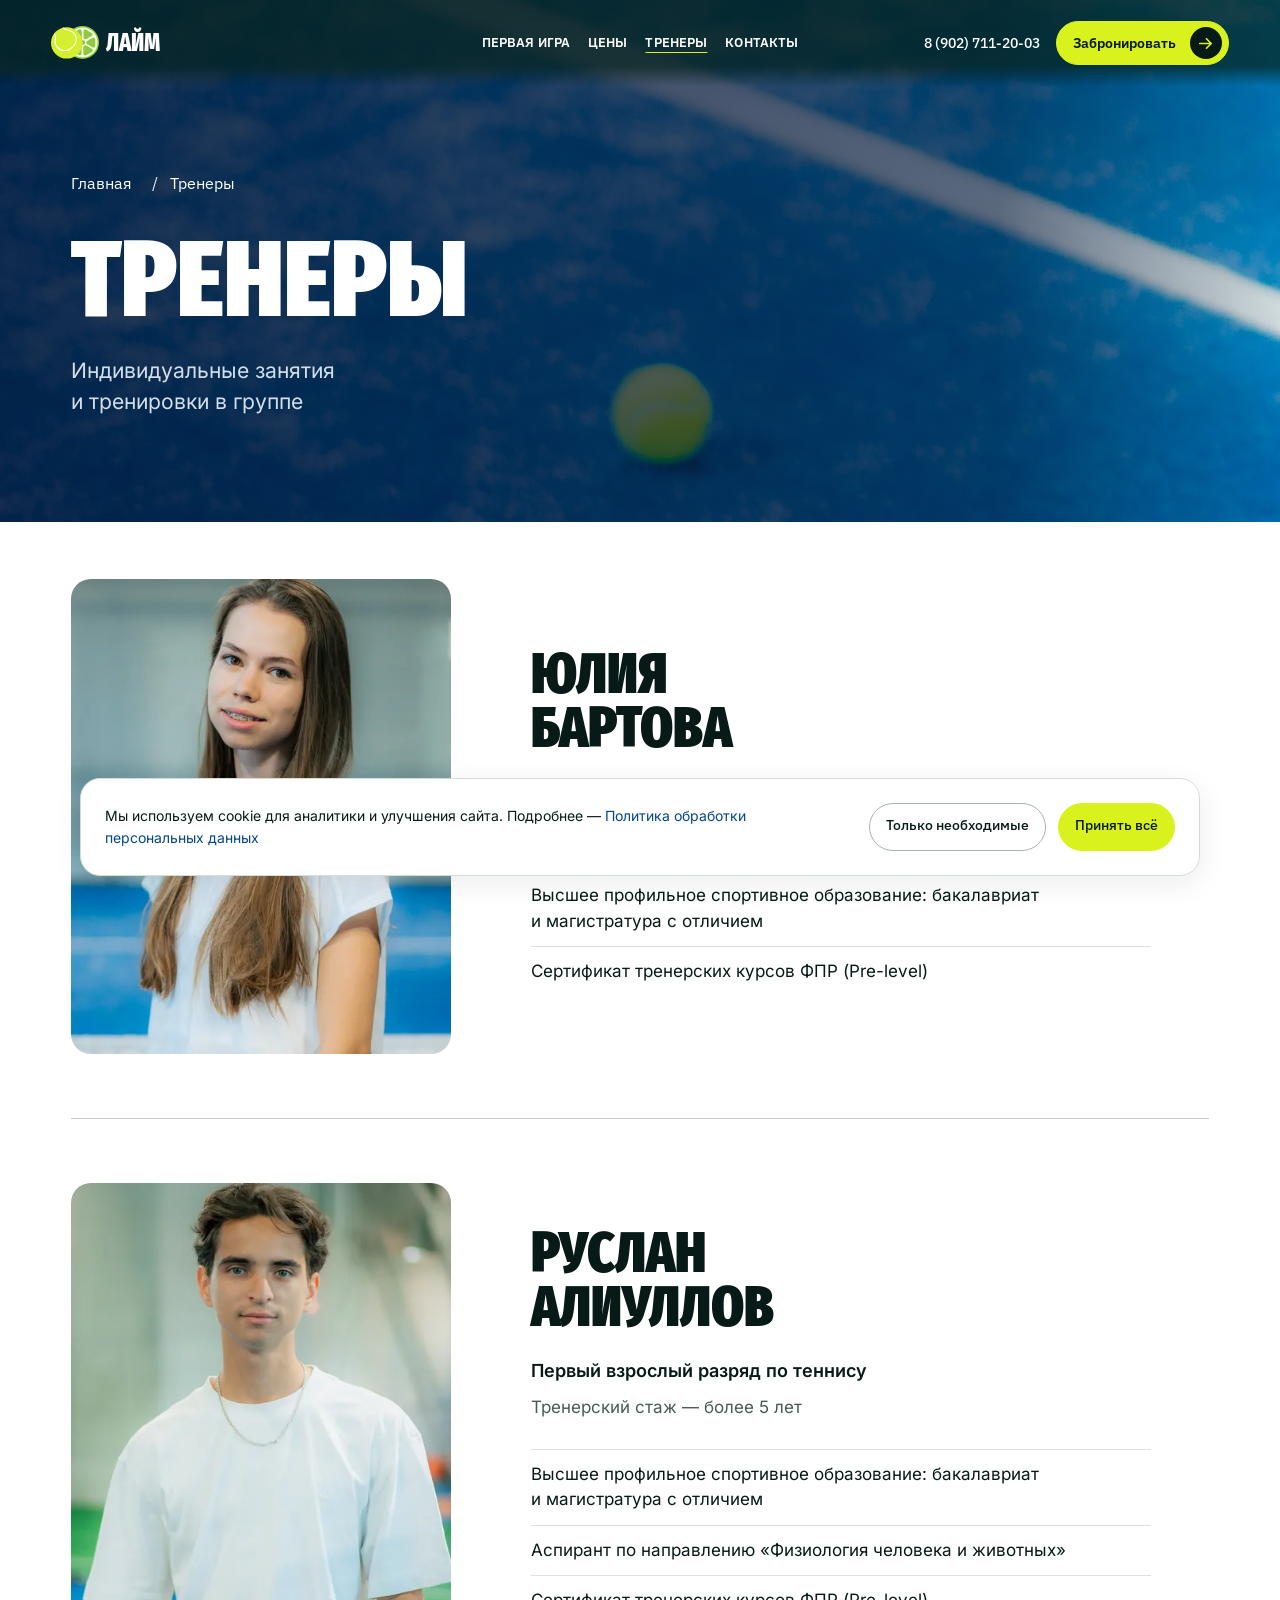
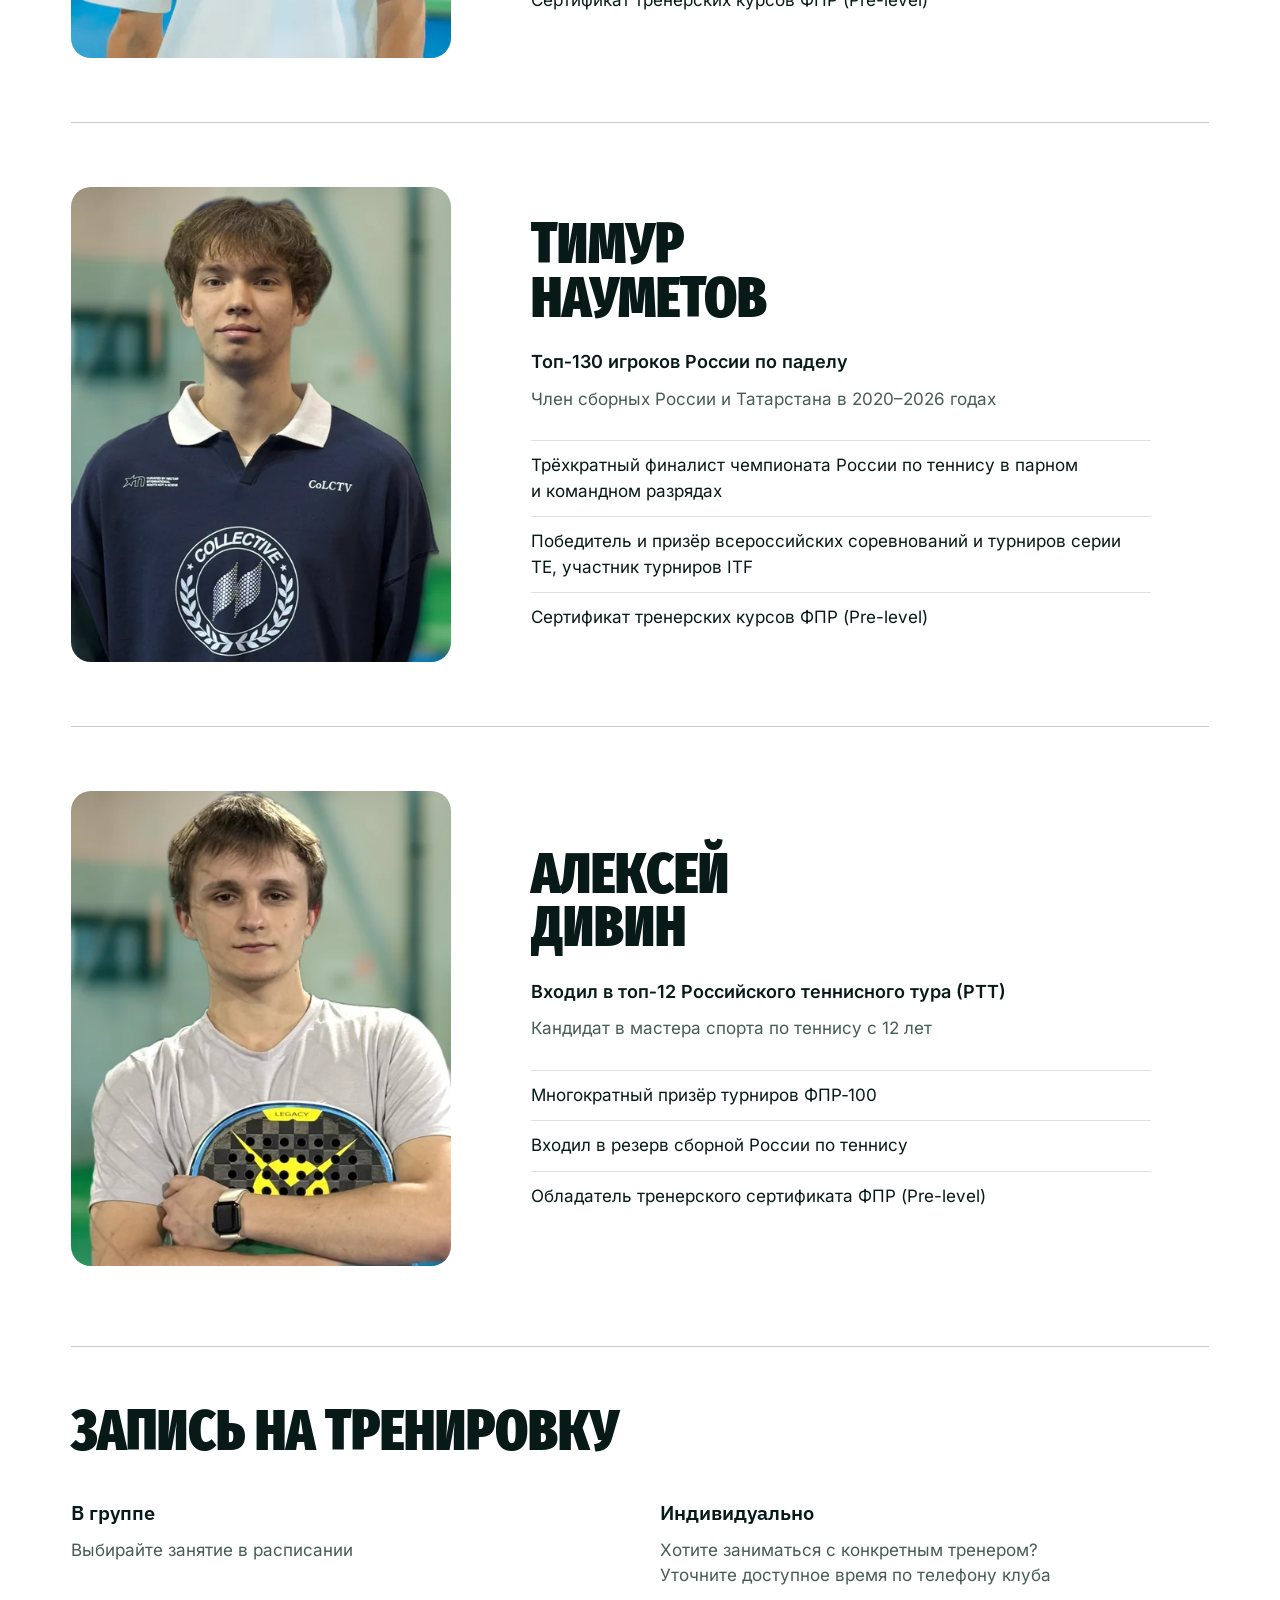
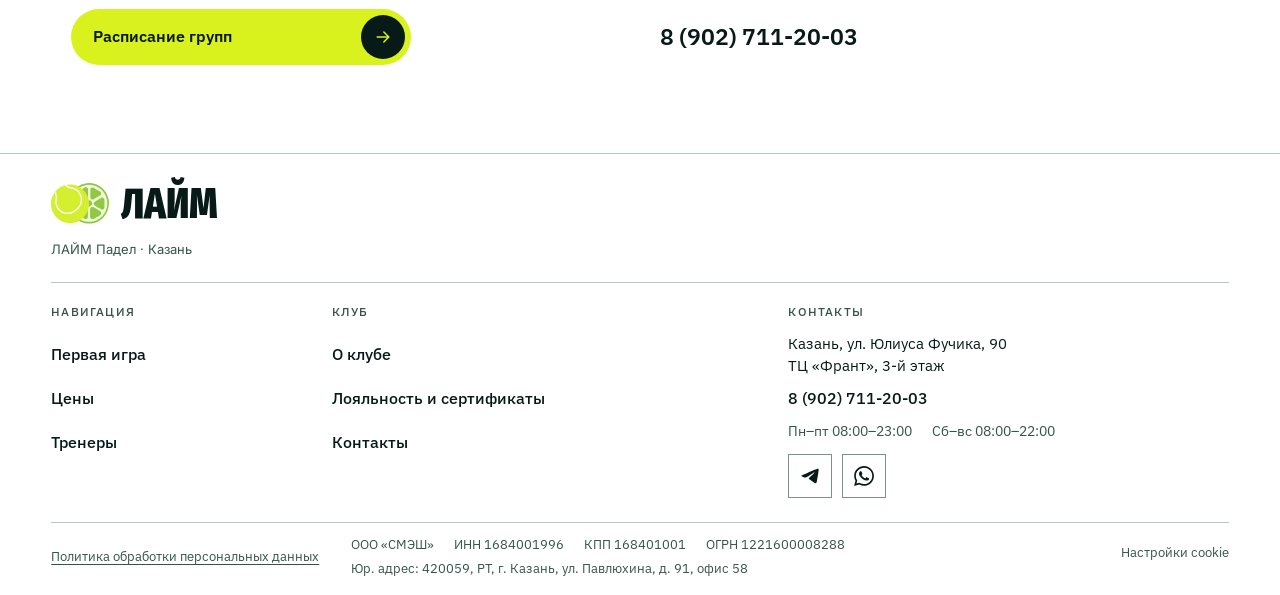
<file: prototype/coaches.html>
<!doctype html>
<html lang="ru">
<head>
  <meta charset="utf-8">
  <meta name="viewport" content="width=device-width, initial-scale=1">
  <script src="metrika.js"></script>
  <link rel="stylesheet" href="cookie-choice.css">
  <script src="cookie-choice.js" defer></script>
  <meta name="description" content="Юлия Бартова, Руслан Алиуллов, Тимур Науметов и Алексей Дивин — тренеры ЛАЙМ Падел в Казани.">
  <title>Тренеры — ЛАЙМ Падел</title>
  <link rel="stylesheet" href="styles.css">
  <link rel="stylesheet" href="typography.css">
  <link rel="stylesheet" href="site-navigation.css">
  <link rel="stylesheet" href="footer.css">
  <link rel="stylesheet" href="inner-cover.css">
  <link rel="stylesheet" href="coaches.css">
  <link rel="stylesheet" href="coaches-page.css">
  <link rel="stylesheet" href="buttons-motion.css">
  <script src="site-navigation.js" defer></script>
  <script src="buttons-motion.js" defer></script>
</head>
<body class="first-game-page coaches-page">
  <a class="skip-link" href="#top">К&nbsp;содержимому</a>
<header class="site-header">
    <a class="brand" href="../index.html" aria-label="ЛАЙМ Падел — главная"><img src="../images/logo/lime-padel-logo-mark.svg" alt="" width="1000" height="720"><span class="brand-word">ЛАЙМ</span></a>
    <nav class="site-header__nav" aria-label="Основное меню"><a href="first-game.html">Первая игра</a><a href="prices.html">Цены</a><a href="coaches.html" aria-current="page">Тренеры</a><a href="contacts.html">Контакты</a></nav>
    <div class="site-header__actions">
      <a class="site-header__phone" href="tel:+79027112003">8&nbsp;(902)&nbsp;711-20-03</a>
      <a class="site-header__book button" href="https://n1437757.yclients.ru/company/1301052/record-type?o=" data-button-motion>Забронировать<span class="site-header__book-icon" aria-hidden="true"><svg viewBox="0 0 20 20" fill="none" focusable="false"><path d="M4 10h12m-5-5 5 5-5 5" stroke="currentColor" stroke-width="1.8" stroke-linecap="round" stroke-linejoin="round"/></svg></span></a>
    </div>
    <details class="mobile-menu">
      <summary data-button-motion>Меню <svg viewBox="0 0 20 20" width="18" height="18" fill="none" aria-hidden="true" focusable="false"><path d="M4 10h12M10 4v12" stroke="currentColor" stroke-width="1.8" stroke-linecap="round"/></svg></summary>
      <nav aria-label="Мобильное меню">
        <a href="first-game.html">Первая игра</a><a href="prices.html">Цены</a><a href="coaches.html" aria-current="page">Тренеры</a><a href="contacts.html">Контакты</a><a href="#training">Запись на&nbsp;тренировку</a>
        <a href="tel:+79027112003" aria-label="Позвонить в клуб">8&nbsp;(902)&nbsp;711-20-03</a>
        <a class="mobile-menu__booking" href="https://n1437757.yclients.ru/company/1301052/record-type?o=">Забронировать<span class="site-header__book-icon" aria-hidden="true"><svg viewBox="0 0 20 20" fill="none" focusable="false"><path d="M4 10h12m-5-5 5 5-5 5" stroke="currentColor" stroke-width="1.8" stroke-linecap="round" stroke-linejoin="round"/></svg></span></a>
      </nav>
    </details>
  </header>
  <main id="top" tabindex="-1">
    <section class="inner-cover inner-cover--page" aria-labelledby="coaches-page-title">
      <div class="inner-cover__frame">
        <nav class="inner-cover__breadcrumb" aria-label="Хлебные крошки"><ol role="list">
          <li><a href="../index.html">Главная</a></li>
          <li><span aria-hidden="true">/</span> <span aria-current="page">Тренеры</span></li>
        </ol></nav>
        <h1 id="coaches-page-title">Тренеры</h1>
        <p class="inner-cover__lead">Индивидуальные занятия и&nbsp;тренировки в&nbsp;группе</p>
      </div>
    </section>


    <section class="team page-frame" id="team" aria-label="Тренеры клуба">
      <div class="team__grid">
<article class="trainer" id="yulia" aria-labelledby="yulia-name">
          <figure class="trainer__photo"><img src="assets/coaches-yulia-720.webp" srcset="assets/coaches-yulia-480.webp 480w, assets/coaches-yulia-720.webp 720w" sizes="(max-width: 740px) 88vw, (max-width: 1100px) 40vw, 380px" width="720" height="900" alt="Юлия Бартова на корте клуба" data-source="client" data-subject="Тренер клуба ЛАЙМ" loading="lazy" decoding="async"></figure>
          <div class="trainer__body">
            <h2 id="yulia-name">Юлия<br>Бартова</h2>
            <p class="trainer__fact">Мастер спорта по&nbsp;теннису</p>
            <p class="trainer__experience">Входила в&nbsp;сборную субъекта РФ по&nbsp;теннису</p>
            <ul><li>Высшее профильное спортивное образование: бакалавриат и&nbsp;магистратура с&nbsp;отличием</li><li>Сертификат тренерских курсов ФПР (Pre-level)</li></ul>
          </div>
        </article>
<article class="trainer" id="ruslan" aria-labelledby="ruslan-name">
          <figure class="trainer__photo"><img src="assets/coaches-ruslan-720.webp" srcset="assets/coaches-ruslan-480.webp 480w, assets/coaches-ruslan-720.webp 720w" sizes="(max-width: 740px) 88vw, (max-width: 1100px) 40vw, 380px" width="720" height="900" alt="Руслан Алиуллов на корте клуба" data-source="client" data-subject="Тренер клуба ЛАЙМ" loading="lazy" decoding="async"></figure>
          <div class="trainer__body">
            <h2 id="ruslan-name">Руслан<br>Алиуллов</h2>
            <p class="trainer__fact">Первый взрослый разряд по&nbsp;теннису</p>
            <p class="trainer__experience">Тренерский стаж — более 5&nbsp;лет</p>
            <ul><li>Высшее профильное спортивное образование: бакалавриат и&nbsp;магистратура с&nbsp;отличием</li><li>Аспирант по&nbsp;направлению «Физиология человека и&nbsp;животных»</li><li>Сертификат тренерских курсов ФПР (Pre-level)</li></ul>
          </div>
        </article>
<article class="trainer" id="timur" aria-labelledby="timur-name">
          <figure class="trainer__photo"><img src="assets/coaches-timur-court-720.webp" srcset="assets/coaches-timur-court-480.webp 480w, assets/coaches-timur-court-720.webp 720w" sizes="(max-width: 740px) 88vw, (max-width: 1100px) 40vw, 380px" width="720" height="900" alt="Тимур Науметов в клубе" data-source="client" data-subject="Тренер клуба ЛАЙМ" loading="lazy" decoding="async"></figure>
          <div class="trainer__body">
            <h2 id="timur-name">Тимур<br>Науметов</h2>
            <p class="trainer__fact">Топ‑130 игроков России по&nbsp;паделу</p>
            <p class="trainer__experience">Член сборных России и&nbsp;Татарстана в&nbsp;2020–2026&nbsp;годах</p>
            <ul><li>Трёхкратный финалист чемпионата России по&nbsp;теннису в&nbsp;парном и&nbsp;командном разрядах</li><li>Победитель и&nbsp;призёр всероссийских соревнований и&nbsp;турниров серии TE, участник турниров ITF</li><li>Сертификат тренерских курсов ФПР (Pre-level)</li></ul>
          </div>
        </article>
<article class="trainer" id="aleksey" aria-labelledby="aleksey-name">
          <figure class="trainer__photo"><img src="assets/coaches-aleksey-court-720.webp" srcset="assets/coaches-aleksey-court-480.webp 480w, assets/coaches-aleksey-court-720.webp 720w" sizes="(max-width: 740px) 88vw, (max-width: 1100px) 40vw, 380px" width="720" height="900" alt="Алексей Дивин с ракеткой в клубе" data-source="client" data-subject="Тренер клуба ЛАЙМ" loading="lazy" decoding="async"></figure>
          <div class="trainer__body">
            <h2 id="aleksey-name">Алексей<br>Дивин</h2>
            <p class="trainer__fact">Входил в&nbsp;топ‑12 Российского теннисного тура (РТТ)</p>
            <p class="trainer__experience">Кандидат в&nbsp;мастера спорта по&nbsp;теннису с&nbsp;12&nbsp;лет</p>
            <ul><li>Многократный призёр турниров ФПР‑100</li><li>Входил в&nbsp;резерв сборной России по&nbsp;теннису</li><li>Обладатель тренерского сертификата ФПР (Pre-level)</li></ul>
          </div>
        </article>
      </div>
      <section class="training" id="training" aria-labelledby="training-title">
        <div class="training__head">
          <h2 id="training-title">Запись на&nbsp;тренировку</h2>
        </div>
        <div class="training__options">
          <div class="training__option"><h3>В&nbsp;группе</h3><p>Выбирайте занятие в&nbsp;расписании</p>
            <a class="coaches__btn training__button" href="https://n1437757.yclients.ru/company/1301052/activity/select" data-button-motion>Расписание групп<span class="coaches__icon" aria-hidden="true"><svg viewBox="0 0 24 24" fill="none" focusable="false"><path d="M5 12h14m-6-6 6 6-6 6" stroke="currentColor" stroke-width="1.8" stroke-linecap="round" stroke-linejoin="round"/></svg></span></a>
          </div>
          <div class="training__option"><h3>Индивидуально</h3><p>Хотите заниматься с&nbsp;конкретным тренером? Уточните доступное время по&nbsp;телефону клуба</p>
            <a class="training__phone" href="tel:+79027112003">8&nbsp;(902)&nbsp;711-20-03</a>
          </div>
        </div>
      </section>
    </section>
  </main>
<footer class="site-footer" id="footer">
    <div class="site-footer__head">
      <div><a class="site-footer__brand" href="../index.html#top" aria-label="ЛАЙМ Падел — главная"><img src="../images/logo/lime-padel-logo-mark.svg" width="1000" height="720" alt=""><span class="site-footer__name" aria-hidden="true">ЛАЙМ</span></a><p class="site-footer__description">ЛАЙМ Падел · Казань</p></div>
    </div>
    <div class="site-footer__body">
      <nav class="site-footer__nav" aria-label="Навигация в подвале"><div class="site-footer__nav-group"><h2 class="site-footer__heading">Навигация</h2><ul><li><a href="first-game.html">Первая игра</a></li><li><a href="prices.html">Цены</a></li><li><a href="coaches.html" aria-current="page">Тренеры</a></li></ul></div><div class="site-footer__nav-group"><h2 class="site-footer__heading">Клуб</h2><ul><li><a href="../index.html#club">О клубе</a></li><li><a href="../index.html#loyalty-gift">Лояльность и&nbsp;сертификаты</a></li><li><a href="contacts.html">Контакты</a></li></ul></div></nav>
      <div class="site-footer__contact">
        <h2 class="site-footer__heading">Контакты</h2>
        <address class="site-footer__address">Казань, ул.&nbsp;Юлиуса Фучика,&nbsp;90<br>ТЦ «Франт», 3‑й&nbsp;этаж</address>
        <a class="site-footer__phone" href="tel:+79027112003">8&nbsp;(902)&nbsp;711-20-03</a>
        <p class="site-footer__hours"><span>Пн–пт&nbsp;08:00–23:00</span><span>Сб–вс&nbsp;08:00–22:00</span></p>
        <div class="site-footer__socials"><a class="site-footer__social" href="https://t.me/lime_padel" target="_blank" rel="noopener" aria-label="Написать клубу в Telegram, новая вкладка" title="Telegram" data-button-motion><svg viewBox="38 65 160 140" width="20" height="20" aria-hidden="true" focusable="false"><path d="M57.94,126.6476 C95.26,110.3916 120.14,99.6736 132.58,94.4956 C168.14,79.7096 175.52,77.1416 180.34,77.0547542 C181.4,77.0376 183.76,77.2996 185.3,78.5456 C186.58,79.5956 186.94,81.0156 187.12,82.0116 C187.28,83.0076 187.5,85.2776 187.32,87.0496 C185.4,107.2896 177.06,156.4056 172.82,179.0756 C171.04,188.668 167.5,191.884 164.08,192.198 C156.64,192.882 151,187.286 143.8,182.5676 C132.54,175.1816 126.18,170.5856 115.24,163.3796 C102.6,155.0516 110.8,150.4736 118,142.9936 C119.88,141.0356 152.64,111.2456 153.26,108.5436 C153.34,108.2056 153.42,106.9456 152.66,106.2816 C151.92,105.6156 150.82,105.8436 150.02,106.0236 C148.88,106.2796 130.9,118.1756 96.02,141.7096 C90.92,145.2176 86.3,146.9276 82.14,146.8376 C77.58,146.7396 68.78,144.2536 62.24,142.1296 C54.24,139.5236 47.86,138.1456 48.42,133.7196 C48.7,131.4156 51.88,129.0576 57.94,126.6476 L57.94,126.6476 Z"/></svg></a><a class="site-footer__social" href="https://wa.me/79027112003" target="_blank" rel="noopener" aria-label="Написать клубу в WhatsApp, новая вкладка" title="WhatsApp" data-button-motion><svg viewBox="0 0 256 258" width="20" height="20" aria-hidden="true" focusable="false"><path d="M1.07062531,127.416078 C1.06284837,149.873286 6.93054909,171.796478 18.0839762,191.11958 L18.0839762,191.11958 L0,257.147091 L67.5712334,239.429927 C86.1892261,249.581425 107.15067,254.933255 128.481518,254.941032 L128.481518,254.941032 L128.535957,254.941032 C198.783754,254.941032 255.970181,197.772751 256,127.518474 L256,127.518474 C256.011658,93.4697375 242.763642,61.4533745 218.700495,37.3681934 L218.700495,37.3681934 C194.63346,13.2856047 162.632651,0.0142577221 128.535957,0 L128.535957,0 C58.2751986,0 1.09914076,57.1592078 1.07062531,127.416078 L1.07062531,127.416078 Z M41.3098055,187.792346 L38.7874848,183.787222 C28.1810358,166.922929 22.5829356,147.435216 22.5907045,127.423855 L22.5907045,127.423855 C22.6140434,69.0294095 70.1376234,21.5213834 128.576138,21.5213834 L128.576138,21.5213834 C156.875124,21.5330488 183.472256,32.5646372 203.47584,52.5811829 L203.47584,52.5811829 C223.479424,72.5990247 234.486386,99.2091187 234.478613,127.510697 L234.478613,127.510697 C234.452686,185.906438 186.92781,233.420945 128.535957,233.420945 L128.535957,233.420945 L128.49448,233.420945 C109.481159,233.410576 90.8346512,228.305015 74.571775,218.656426 L74.571775,218.656426 L70.7014515,216.360933 L30.6035524,226.874058 L41.3098055,187.792346 Z"/><path d="M96.6782434,74.1484502 C94.2920192,68.8445776 91.781364,68.7382928 89.5117939,68.6449695 C87.6544015,68.565904 85.5300009,68.5710189 83.4081926,68.5710189 C81.2837921,68.5710189 77.8334233,69.369521 74.9157749,72.5554738 C71.9955342,75.7427228 63.7675324,83.4470773 63.7675324,99.1163139 C63.7675324,114.786847 75.181487,129.928547 76.7718711,132.05554 C78.3648475,134.178645 98.8052363,167.362845 131.176746,180.128691 C158.081068,190.737732 163.556033,188.627589 169.395218,188.096165 C175.234404,187.566037 188.238742,180.394403 190.891975,172.957057 C193.546503,165.521006 193.546503,159.146509 192.750663,157.815356 C191.954823,156.488091 189.830423,155.690955 186.645766,154.099275 C183.459813,152.506298 167.802242,144.800648 164.883297,143.737799 C161.963057,142.676247 159.839952,142.146119 157.715552,145.334664 C155.592447,148.519321 149.492734,155.690955 147.634046,157.815356 C145.776654,159.943645 143.917965,160.209357 140.733309,158.61638 C137.547356,157.018219 127.289573,153.658582 115.121255,142.809751 C105.652831,134.367884 99.2614834,123.942897 97.4027949,120.754351 C95.5454026,117.569695 97.204483,115.84451 98.8013479,114.256719 C100.232305,112.82965 101.987301,110.538045 103.580277,108.679357 C105.169365,106.819372 105.699493,105.492108 106.761045,103.367707 C107.823894,101.242011 107.292469,99.382026 106.496629,97.7890496 C105.699493,96.1960732 99.5103455,80.4464749 96.6782434,74.1484502"/></svg></a></div>
      </div>
    </div>
    <div class="site-footer__bottom">
      <a class="site-footer__privacy" href="../privacy/index.html">Политика обработки персональных данных</a>
      <p class="site-footer__legal"><span>ООО «СМЭШ»</span><span>ИНН&nbsp;1684001996</span><span>КПП&nbsp;168401001</span><span>ОГРН&nbsp;1221600008288</span><span class="site-footer__legal-address">Юр.&nbsp;адрес: 420059, РТ, г.&nbsp;Казань, ул.&nbsp;Павлюхина, д.&nbsp;91, офис&nbsp;58</span></p>
    </div>
  </footer>
</body>
</html>
</file>
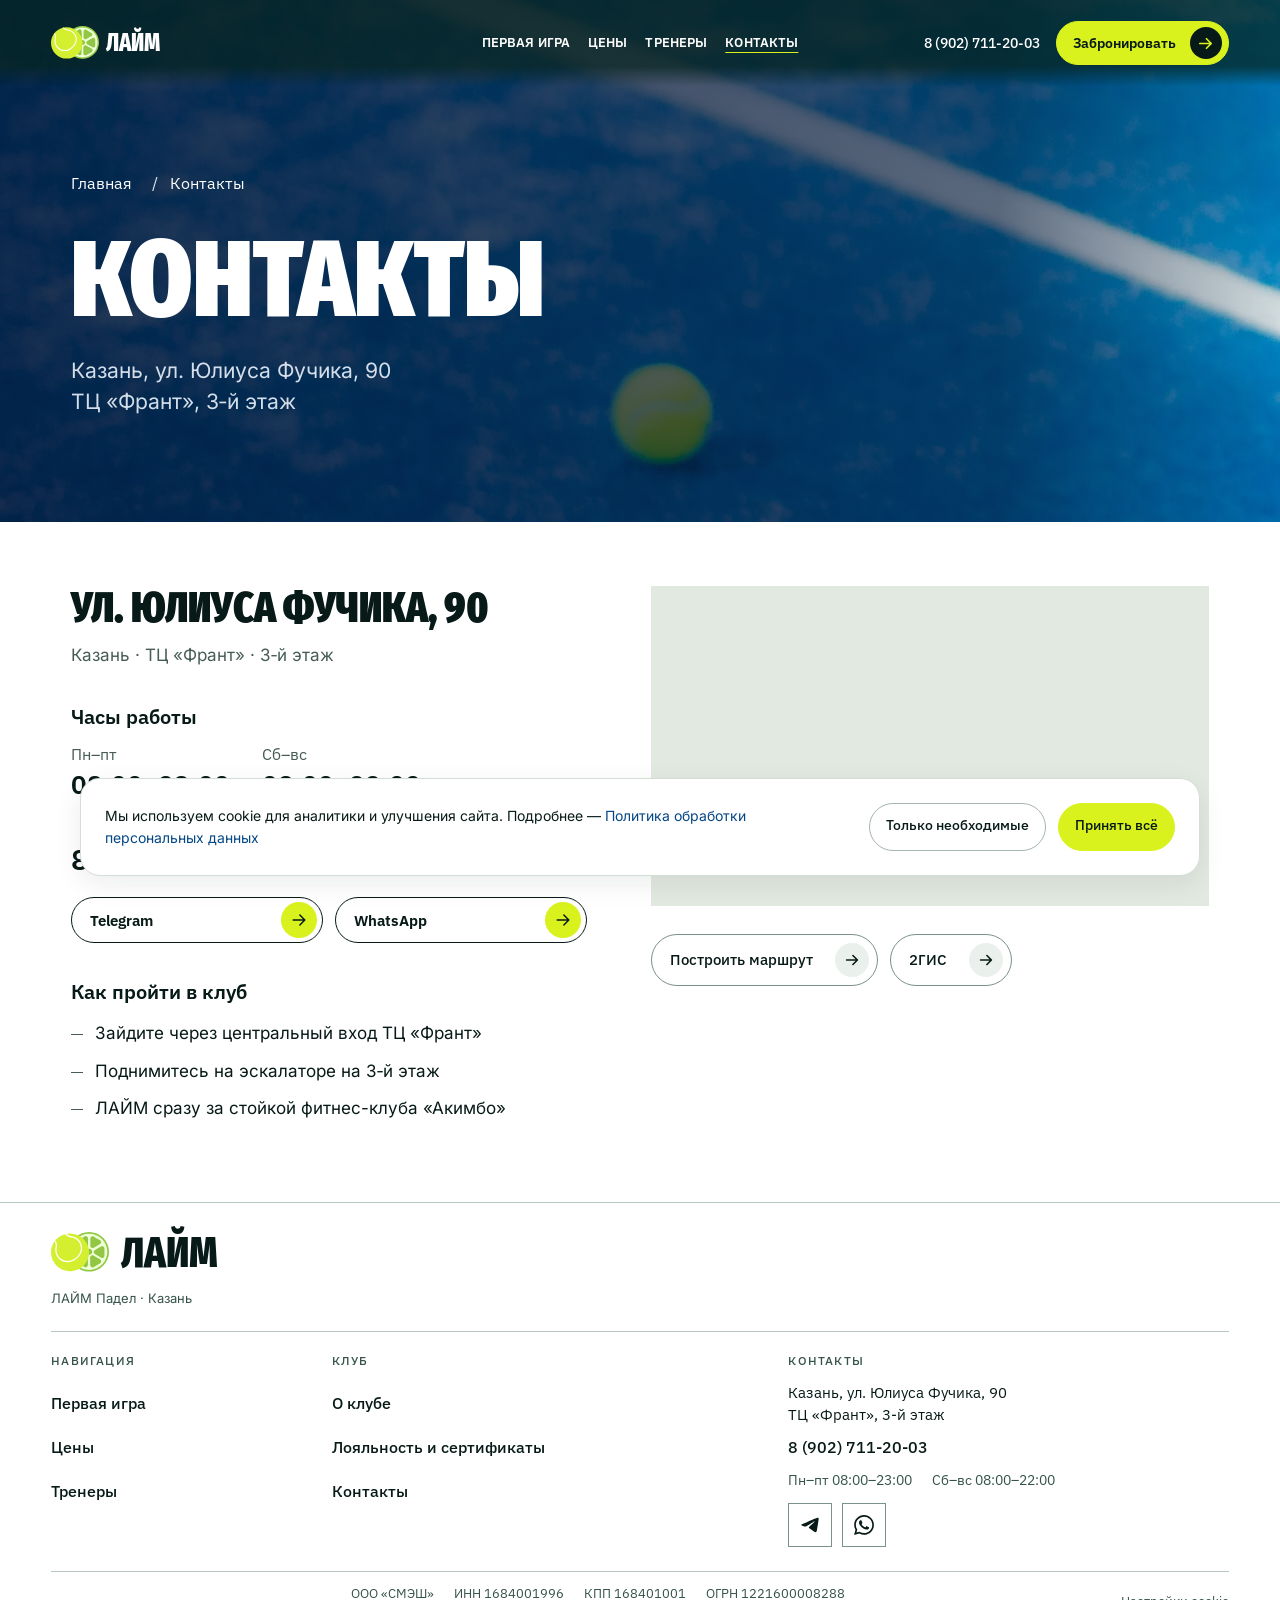
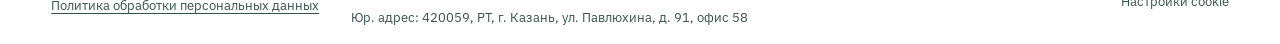
<file: prototype/contacts.html>
<!doctype html>
<html lang="ru" data-type="place">
<head>
  <meta charset="utf-8">
  <meta name="viewport" content="width=device-width, initial-scale=1">
  <script src="metrika.js"></script>
  <link rel="stylesheet" href="cookie-choice.css">
  <script src="cookie-choice.js" defer></script>
  <title>Контакты — ЛАЙМ Падел</title>
  <meta name="description" content="ЛАЙМ Падел: Казань, ул. Юлиуса Фучика, 90, ТЦ «Франт», 3-й этаж. Часы работы, телефон, карта и путь от входа в клуб.">
  <meta name="page-type" content="place"><meta name="site-kind" content="other"><meta name="page-kind" content="place">
  <meta property="og:title" content="Контакты — ЛАЙМ Падел">
  <meta property="og:description" content="Адрес, часы работы и как пройти в клуб в ТЦ «Франт».">
  <meta property="og:type" content="website">
  <link rel="stylesheet" href="styles.css">
  <link rel="stylesheet" href="typography.css">
  <link rel="stylesheet" href="site-navigation.css">
  <link rel="stylesheet" href="footer.css">
  <link rel="stylesheet" href="inner-cover.css">
  <link rel="stylesheet" href="contacts.css">
  <link rel="stylesheet" href="loyalty-gift.css">
  <link rel="stylesheet" href="buttons-motion.css">
  <link rel="stylesheet" href="contacts-page.css">
  <script src="site-navigation.js" defer></script>
  <script src="buttons-motion.js" defer></script>
  <script src="contacts-page.js" defer></script>
</head>
<body class="first-game-page contacts-page">
  <a class="skip-link" href="#top">К&nbsp;содержимому</a>
  <header class="site-header">
    <a class="brand" href="../index.html" aria-label="ЛАЙМ Падел — главная"><img src="../images/logo/lime-padel-logo-mark.svg" alt="" width="1000" height="720"><span class="brand-word">ЛАЙМ</span></a>
    <nav class="site-header__nav" aria-label="Основное меню"><a href="first-game.html">Первая игра</a><a href="prices.html">Цены</a><a href="coaches.html">Тренеры</a><a href="contacts.html" aria-current="page">Контакты</a></nav>
    <div class="site-header__actions">
      <a class="site-header__phone" href="tel:+79027112003">8&nbsp;(902)&nbsp;711-20-03</a>
      <a class="site-header__book button" href="https://n1437757.yclients.ru/company/1301052/record-type?o=" data-button-motion>Забронировать<span class="site-header__book-icon" aria-hidden="true"><svg viewBox="0 0 20 20" fill="none" focusable="false"><path d="M4 10h12m-5-5 5 5-5 5" stroke="currentColor" stroke-width="1.8" stroke-linecap="round" stroke-linejoin="round"/></svg></span></a>
    </div>
    <details class="mobile-menu">
      <summary data-button-motion>Меню <svg viewBox="0 0 20 20" width="18" height="18" fill="none" aria-hidden="true" focusable="false"><path d="M4 10h12M10 4v12" stroke="currentColor" stroke-width="1.8" stroke-linecap="round"/></svg></summary>
      <nav aria-label="Мобильное меню">
        <a href="first-game.html">Первая игра</a><a href="prices.html">Цены</a><a href="coaches.html">Тренеры</a><a href="contacts.html" aria-current="page">Контакты</a>
        <a href="tel:+79027112003" aria-label="Позвонить в клуб">8&nbsp;(902)&nbsp;711-20-03</a>
        <a class="mobile-menu__booking" href="https://n1437757.yclients.ru/company/1301052/record-type?o=">Забронировать<span class="site-header__book-icon" aria-hidden="true"><svg viewBox="0 0 20 20" fill="none" focusable="false"><path d="M4 10h12m-5-5 5 5-5 5" stroke="currentColor" stroke-width="1.8" stroke-linecap="round" stroke-linejoin="round"/></svg></span></a>
      </nav>
    </details>
  </header>
  <main id="top" tabindex="-1">
    <section class="inner-cover inner-cover--page" aria-labelledby="contacts-page-title">
      <div class="inner-cover__frame">
        <nav class="inner-cover__breadcrumb" aria-label="Хлебные крошки"><ol role="list">
          <li><a href="../index.html">Главная</a></li>
          <li><span aria-hidden="true">/</span> <span aria-current="page">Контакты</span></li>
        </ol></nav>
        <h1 id="contacts-page-title">Контакты</h1>
        <p class="inner-cover__lead">Казань, ул.&nbsp;Юлиуса Фучика,&nbsp;90<br>ТЦ&nbsp;«Франт», 3‑й&nbsp;этаж</p>
      </div>
    </section>
    <section class="contact-page" id="contacts" aria-label="Адрес, связь и карта клуба">
      <div class="contact-page__copy">
        <div class="contact-page__address">
          <h2>ул.&nbsp;Юлиуса Фучика,&nbsp;90</h2>
          <p>Казань · ТЦ «Франт» · 3‑й&nbsp;этаж</p>
        </div>
        <div class="contact-page__hours">
          <h2>Часы работы</h2>
          <dl><div><dt>Пн–пт</dt><dd>08:00–23:00</dd></div><div><dt>Сб–вс</dt><dd>08:00–22:00</dd></div></dl>
        </div>
        <div class="contact-page__contact">
          <h2><a href="tel:+79027112003">8&nbsp;(902)&nbsp;711-20-03</a></h2>
          <div class="benefits__bots contact-page__actions" role="group" aria-label="Связаться с клубом">
          <a class="benefits__button benefits__button--line" href="https://t.me/lime_padel" aria-label="Написать клубу в Telegram" target="_blank" rel="noopener" data-button-motion><span>Telegram</span><span class="benefits__button-icon" aria-hidden="true"><svg viewBox="0 0 24 24" width="20" height="20" fill="none"><path d="M5 12h14m-6-6 6 6-6 6" stroke="currentColor" stroke-width="1.8" stroke-linecap="round" stroke-linejoin="round"/></svg></span></a>
          <a class="benefits__button benefits__button--line" href="https://wa.me/79027112003" aria-label="Написать клубу в WhatsApp" target="_blank" rel="noopener" data-button-motion><span>WhatsApp</span><span class="benefits__button-icon" aria-hidden="true"><svg viewBox="0 0 24 24" width="20" height="20" fill="none"><path d="M5 12h14m-6-6 6 6-6 6" stroke="currentColor" stroke-width="1.8" stroke-linecap="round" stroke-linejoin="round"/></svg></span></a>
        </div>
        </div>
        <div class="contact-page__way">
          <h2>Как пройти в&nbsp;клуб</h2>
          <ol>
            <li>Зайдите через центральный вход ТЦ&nbsp;«Франт»</li>
            <li>Поднимитесь на&nbsp;эскалаторе на&nbsp;3‑й&nbsp;этаж</li>
            <li>ЛАЙМ сразу за&nbsp;стойкой фитнес-клуба «Акимбо»</li>
          </ol>
        </div>
      </div>
      <div class="contact-page__map-column">
        <iframe class="contact-page__map" src="https://yandex.ru/map-widget/v1/?oid=218710543140&amp;ol=biz&amp;z=17" title="ЛАЙМ Падел на Яндекс Картах" loading="lazy" allowfullscreen referrerpolicy="strict-origin-when-cross-origin"></iframe>
        <div class="visit__routes" role="group" aria-label="Клуб на картах"><a class="visit__route visit__route--directions" href="https://yandex.ru/maps/?mode=routes&amp;rtext=~55.763589%2C49.234002" target="_blank" rel="noopener" aria-label="Построить маршрут до ЛАЙМ Падел в Яндекс Картах, новая вкладка" data-button-motion>Построить маршрут<span><svg viewBox="0 0 20 20" fill="none" width="18" height="18" aria-hidden="true" focusable="false"><path d="M4 10h12m-5-5 5 5-5 5" stroke="currentColor" stroke-width="1.8" stroke-linecap="round" stroke-linejoin="round"/></svg></span></a><a class="visit__route" href="https://2gis.ru/kazan/search/%D0%BB%D0%B0%D0%B9%D0%BC%20%D0%BF%D0%B0%D0%B4%D0%B5%D0%BB/firm/70000001102624666/49.234002%2C55.763589" target="_blank" rel="noopener" aria-label="ЛАЙМ Падел в 2ГИС, новая вкладка" data-button-motion>2ГИС<span><svg viewBox="0 0 20 20" fill="none" width="18" height="18" aria-hidden="true" focusable="false"><path d="M4 10h12m-5-5 5 5-5 5" stroke="currentColor" stroke-width="1.8" stroke-linecap="round" stroke-linejoin="round"/></svg></span></a></div>
      </div>
    </section>
  </main>
  <footer class="site-footer" id="footer">
    <div class="site-footer__head">
      <div><a class="site-footer__brand" href="../index.html#top" aria-label="ЛАЙМ Падел — главная"><img src="../images/logo/lime-padel-logo-mark.svg" width="1000" height="720" alt=""><span class="site-footer__name" aria-hidden="true">ЛАЙМ</span></a><p class="site-footer__description">ЛАЙМ Падел · Казань</p></div>
    </div>
    <div class="site-footer__body">
      <nav class="site-footer__nav" aria-label="Навигация в подвале"><div class="site-footer__nav-group"><h2 class="site-footer__heading">Навигация</h2><ul><li><a href="first-game.html">Первая игра</a></li><li><a href="prices.html">Цены</a></li><li><a href="coaches.html">Тренеры</a></li></ul></div><div class="site-footer__nav-group"><h2 class="site-footer__heading">Клуб</h2><ul><li><a href="../index.html#club">О клубе</a></li><li><a href="../index.html#loyalty-gift">Лояльность и&nbsp;сертификаты</a></li><li><a href="contacts.html">Контакты</a></li></ul></div></nav>
      <div class="site-footer__contact">
        <h2 class="site-footer__heading">Контакты</h2>
        <address class="site-footer__address">Казань, ул.&nbsp;Юлиуса Фучика,&nbsp;90<br>ТЦ «Франт», 3‑й&nbsp;этаж</address>
        <a class="site-footer__phone" href="tel:+79027112003">8&nbsp;(902)&nbsp;711-20-03</a>
        <p class="site-footer__hours"><span>Пн–пт&nbsp;08:00–23:00</span><span>Сб–вс&nbsp;08:00–22:00</span></p>
        <div class="site-footer__socials"><a class="site-footer__social" href="https://t.me/lime_padel" target="_blank" rel="noopener" aria-label="Написать клубу в Telegram, новая вкладка" title="Telegram" data-button-motion><svg viewBox="38 65 160 140" width="20" height="20" aria-hidden="true" focusable="false"><path d="M57.94,126.6476 C95.26,110.3916 120.14,99.6736 132.58,94.4956 C168.14,79.7096 175.52,77.1416 180.34,77.0547542 C181.4,77.0376 183.76,77.2996 185.3,78.5456 C186.58,79.5956 186.94,81.0156 187.12,82.0116 C187.28,83.0076 187.5,85.2776 187.32,87.0496 C185.4,107.2896 177.06,156.4056 172.82,179.0756 C171.04,188.668 167.5,191.884 164.08,192.198 C156.64,192.882 151,187.286 143.8,182.5676 C132.54,175.1816 126.18,170.5856 115.24,163.3796 C102.6,155.0516 110.8,150.4736 118,142.9936 C119.88,141.0356 152.64,111.2456 153.26,108.5436 C153.34,108.2056 153.42,106.9456 152.66,106.2816 C151.92,105.6156 150.82,105.8436 150.02,106.0236 C148.88,106.2796 130.9,118.1756 96.02,141.7096 C90.92,145.2176 86.3,146.9276 82.14,146.8376 C77.58,146.7396 68.78,144.2536 62.24,142.1296 C54.24,139.5236 47.86,138.1456 48.42,133.7196 C48.7,131.4156 51.88,129.0576 57.94,126.6476 L57.94,126.6476 Z"/></svg></a><a class="site-footer__social" href="https://wa.me/79027112003" target="_blank" rel="noopener" aria-label="Написать клубу в WhatsApp, новая вкладка" title="WhatsApp" data-button-motion><svg viewBox="0 0 256 258" width="20" height="20" aria-hidden="true" focusable="false"><path d="M1.07062531,127.416078 C1.06284837,149.873286 6.93054909,171.796478 18.0839762,191.11958 L18.0839762,191.11958 L0,257.147091 L67.5712334,239.429927 C86.1892261,249.581425 107.15067,254.933255 128.481518,254.941032 L128.481518,254.941032 L128.535957,254.941032 C198.783754,254.941032 255.970181,197.772751 256,127.518474 L256,127.518474 C256.011658,93.4697375 242.763642,61.4533745 218.700495,37.3681934 L218.700495,37.3681934 C194.63346,13.2856047 162.632651,0.0142577221 128.535957,0 L128.535957,0 C58.2751986,0 1.09914076,57.1592078 1.07062531,127.416078 L1.07062531,127.416078 Z M41.3098055,187.792346 L38.7874848,183.787222 C28.1810358,166.922929 22.5829356,147.435216 22.5907045,127.423855 L22.5907045,127.423855 C22.6140434,69.0294095 70.1376234,21.5213834 128.576138,21.5213834 L128.576138,21.5213834 C156.875124,21.5330488 183.472256,32.5646372 203.47584,52.5811829 L203.47584,52.5811829 C223.479424,72.5990247 234.486386,99.2091187 234.478613,127.510697 L234.478613,127.510697 C234.452686,185.906438 186.92781,233.420945 128.535957,233.420945 L128.535957,233.420945 L128.49448,233.420945 C109.481159,233.410576 90.8346512,228.305015 74.571775,218.656426 L74.571775,218.656426 L70.7014515,216.360933 L30.6035524,226.874058 L41.3098055,187.792346 Z"/><path d="M96.6782434,74.1484502 C94.2920192,68.8445776 91.781364,68.7382928 89.5117939,68.6449695 C87.6544015,68.565904 85.5300009,68.5710189 83.4081926,68.5710189 C81.2837921,68.5710189 77.8334233,69.369521 74.9157749,72.5554738 C71.9955342,75.7427228 63.7675324,83.4470773 63.7675324,99.1163139 C63.7675324,114.786847 75.181487,129.928547 76.7718711,132.05554 C78.3648475,134.178645 98.8052363,167.362845 131.176746,180.128691 C158.081068,190.737732 163.556033,188.627589 169.395218,188.096165 C175.234404,187.566037 188.238742,180.394403 190.891975,172.957057 C193.546503,165.521006 193.546503,159.146509 192.750663,157.815356 C191.954823,156.488091 189.830423,155.690955 186.645766,154.099275 C183.459813,152.506298 167.802242,144.800648 164.883297,143.737799 C161.963057,142.676247 159.839952,142.146119 157.715552,145.334664 C155.592447,148.519321 149.492734,155.690955 147.634046,157.815356 C145.776654,159.943645 143.917965,160.209357 140.733309,158.61638 C137.547356,157.018219 127.289573,153.658582 115.121255,142.809751 C105.652831,134.367884 99.2614834,123.942897 97.4027949,120.754351 C95.5454026,117.569695 97.204483,115.84451 98.8013479,114.256719 C100.232305,112.82965 101.987301,110.538045 103.580277,108.679357 C105.169365,106.819372 105.699493,105.492108 106.761045,103.367707 C107.823894,101.242011 107.292469,99.382026 106.496629,97.7890496 C105.699493,96.1960732 99.5103455,80.4464749 96.6782434,74.1484502"/></svg></a></div>
      </div>
    </div>
    <div class="site-footer__bottom">
      <a class="site-footer__privacy" href="../privacy/index.html">Политика обработки персональных данных</a>
      <p class="site-footer__legal"><span>ООО «СМЭШ»</span><span>ИНН&nbsp;1684001996</span><span>КПП&nbsp;168401001</span><span>ОГРН&nbsp;1221600008288</span><span class="site-footer__legal-address">Юр.&nbsp;адрес: 420059, РТ, г.&nbsp;Казань, ул.&nbsp;Павлюхина, д.&nbsp;91, офис&nbsp;58</span></p>
    </div>
  </footer>
</body>
</html>
</file>
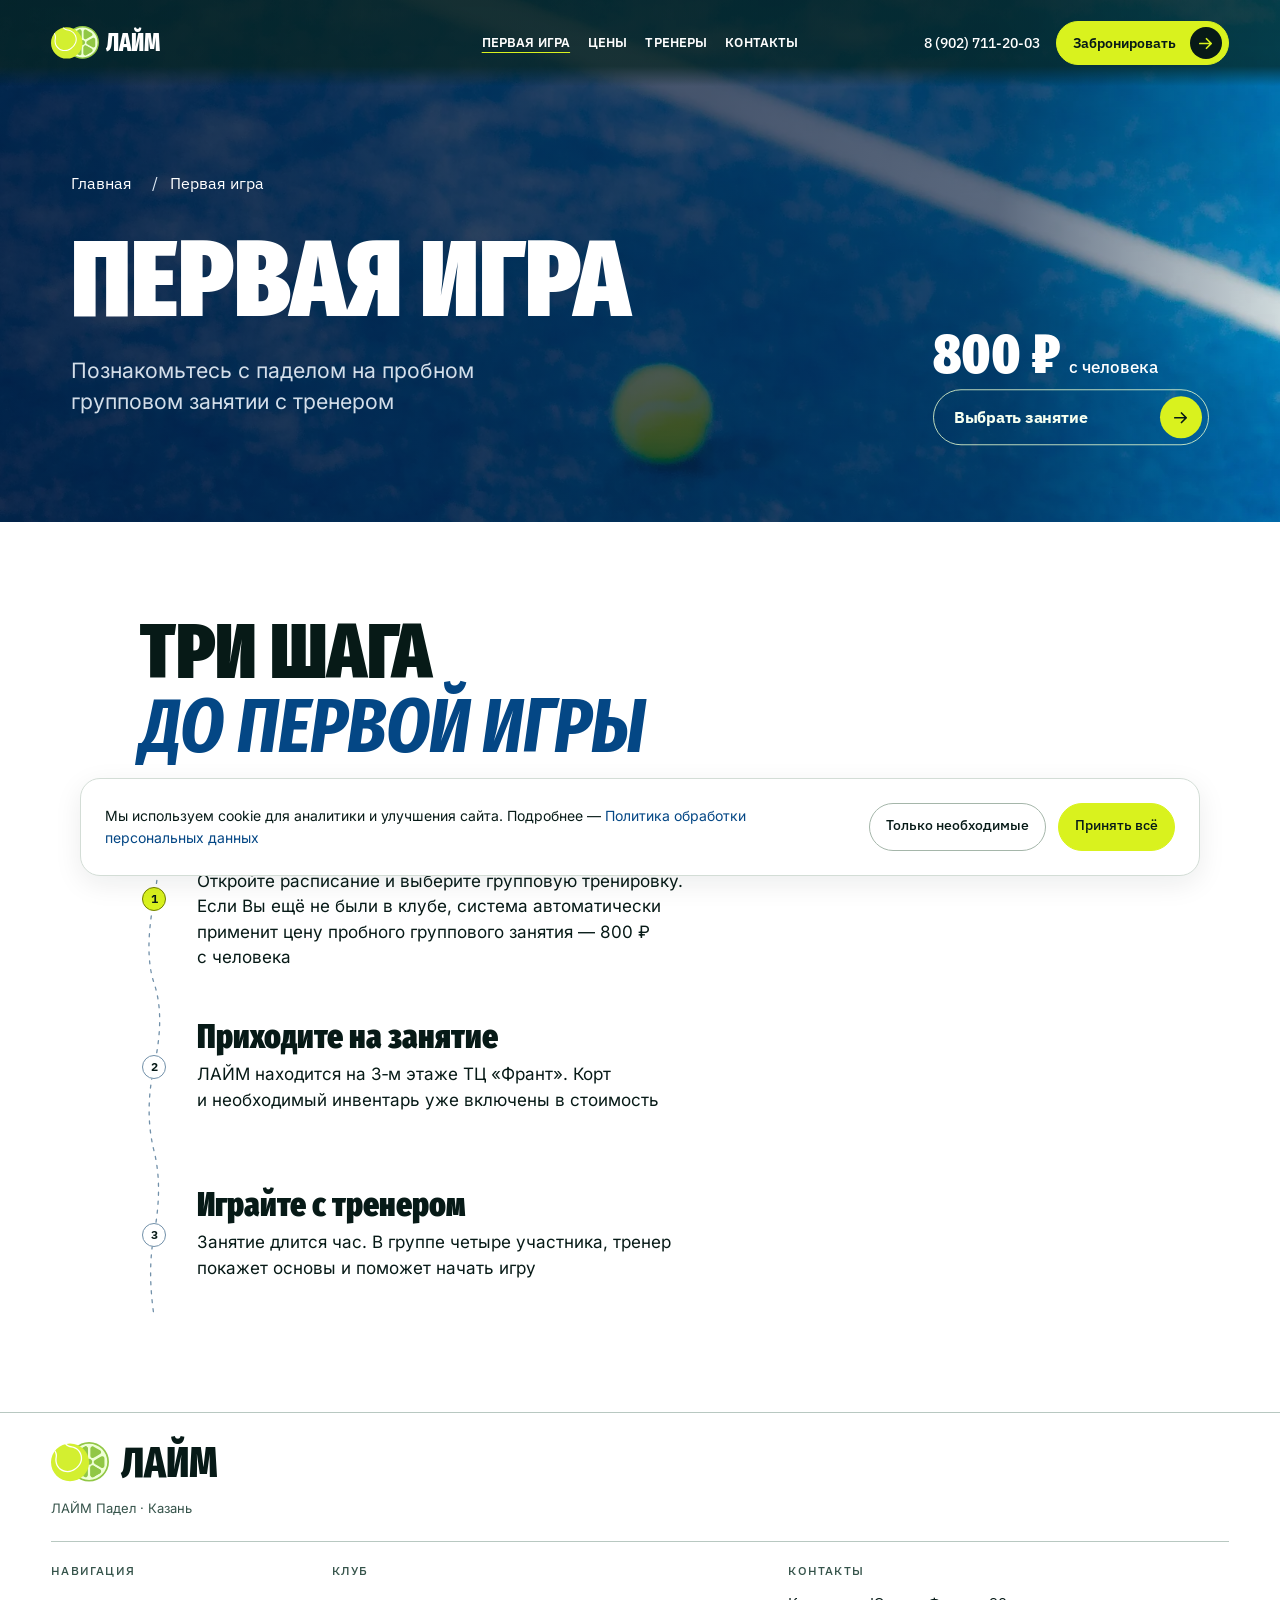
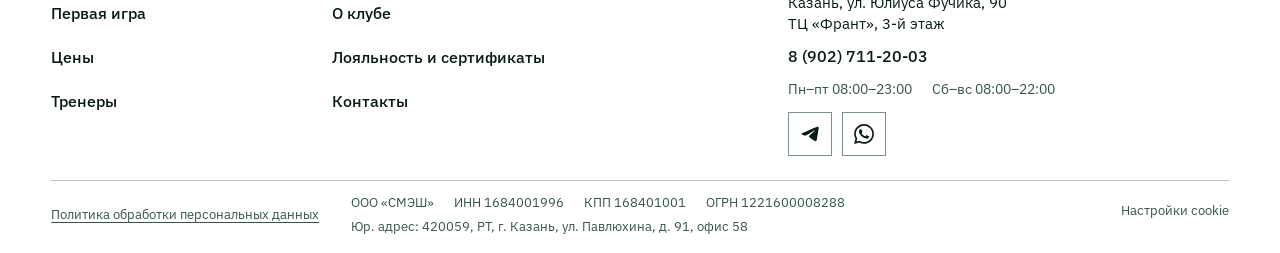
<file: prototype/first-game.html>
<!doctype html>
<html lang="ru">
<head>
  <meta charset="utf-8">
  <meta name="viewport" content="width=device-width, initial-scale=1">
  <script src="metrika.js"></script>
  <link rel="stylesheet" href="cookie-choice.css">
  <script src="cookie-choice.js" defer></script>
  <meta name="description" content="Пробное групповое занятие по паделу в клубе ЛАЙМ в Казани. Что входит в 800&nbsp;₽ и как записаться.">
  <title>Первая игра — ЛАЙМ Падел</title>
  <link rel="stylesheet" href="styles.css">
  <link rel="stylesheet" href="typography.css">
  <link rel="stylesheet" href="site-navigation.css">
  <link rel="stylesheet" href="footer.css">
  <link rel="stylesheet" href="paths.css">
  <link rel="stylesheet" href="buttons-motion.css">
  <link rel="stylesheet" href="first-game.css">
  <link rel="stylesheet" href="inner-cover.css">
  <link rel="stylesheet" href="first-game-steps.css">
  <script src="site-navigation.js" defer></script>
  <script src="buttons-motion.js" defer></script>
  <script src="first-game-steps.js" defer></script>
</head>
<body class="first-game-page">
  <a class="skip-link" href="#top">К&nbsp;содержимому</a>
  <header class="site-header">
    <a class="brand" href="../index.html" aria-label="ЛАЙМ Падел — главная"><img src="../images/logo/lime-padel-logo-mark.svg" alt="" width="1000" height="720"><span class="brand-word">ЛАЙМ</span></a>
    <nav class="site-header__nav" aria-label="Основное меню"><a href="first-game.html" aria-current="page">Первая игра</a><a href="prices.html">Цены</a><a href="coaches.html">Тренеры</a><a href="contacts.html">Контакты</a></nav>
    <div class="site-header__actions">
      <a class="site-header__phone" href="tel:+79027112003">8&nbsp;(902)&nbsp;711-20-03</a>
      <a class="site-header__book button" href="https://n1437757.yclients.ru/company/1301052/record-type?o=" data-button-motion>Забронировать<span class="site-header__book-icon" aria-hidden="true"><svg viewBox="0 0 20 20" fill="none" focusable="false"><path d="M4 10h12m-5-5 5 5-5 5" stroke="currentColor" stroke-width="1.8" stroke-linecap="round" stroke-linejoin="round"/></svg></span></a>
    </div>
    <details class="mobile-menu">
      <summary data-button-motion>Меню <svg viewBox="0 0 20 20" width="18" height="18" fill="none" aria-hidden="true" focusable="false"><path d="M4 10h12M10 4v12" stroke="currentColor" stroke-width="1.8" stroke-linecap="round"/></svg></summary>
      <nav aria-label="Мобильное меню">
        <a href="first-game.html" aria-current="page">Первая игра</a><a href="prices.html">Цены</a><a href="coaches.html">Тренеры</a><a href="contacts.html">Контакты</a>
        <a href="tel:+79027112003" aria-label="Позвонить в клуб">8&nbsp;(902)&nbsp;711-20-03</a>
        <a class="mobile-menu__booking" href="https://n1437757.yclients.ru/company/1301052/record-type?o=">Забронировать<span class="site-header__book-icon" aria-hidden="true"><svg viewBox="0 0 20 20" fill="none" focusable="false"><path d="M4 10h12m-5-5 5 5-5 5" stroke="currentColor" stroke-width="1.8" stroke-linecap="round" stroke-linejoin="round"/></svg></span></a>
      </nav>
    </details>
  </header>

  <main id="top" tabindex="-1">
    <section class="inner-cover inner-cover--page first-game-cover" aria-labelledby="first-game-title">
      <div class="inner-cover__frame">
        <nav class="inner-cover__breadcrumb" aria-label="Хлебные крошки">
          <ol role="list">
            <li><a href="../index.html">Главная</a></li>
            <li><span aria-hidden="true">/</span> <span aria-current="page">Первая игра</span></li>
          </ol>
        </nav>
        <h1 id="first-game-title">Первая игра</h1>
        <div class="first-game-cover__details">
          <p class="inner-cover__lead">Познакомьтесь с&nbsp;паделом на&nbsp;пробном групповом занятии с&nbsp;тренером</p>
          <div class="first-game-cover__booking">
            <p class="first-game-cover__rate"><strong>800&nbsp;₽</strong> <span>с&nbsp;человека</span></p>
            <a class="path-cta first-game-hero__action" href="https://n1437757.yclients.ru/company/1301052/activity/select" data-button-motion>
              <span class="path-cta__label">Выбрать занятие</span>
              <span class="path-cta__icon" aria-hidden="true"><svg viewBox="0 0 20 20" fill="none" focusable="false"><path d="M4 10h12m-5-5 5 5-5 5" stroke="currentColor" stroke-width="1.8" stroke-linecap="round" stroke-linejoin="round"/></svg></span>
            </a>
          </div>
        </div>
      </div>
    </section>

    <section class="first-game-steps" aria-labelledby="first-game-steps-title">
      <div class="first-game-frame">
        <h2 id="first-game-steps-title">Три шага <em>до&nbsp;первой игры</em></h2>
        <div class="first-game-steps__route">
          <svg class="first-game-steps__track" viewBox="0 0 28 360" preserveAspectRatio="none" aria-hidden="true" focusable="false">
            <path d="M14 2 C22 22 18 44 14 60 S5 101 14 120 S20 160 14 180 S7 220 14 240 S19 280 14 300 S10 338 14 358"/>
          </svg>
          <ol class="first-game-steps__list" role="list">
            <li id="first-game-step-book" data-step-active>
              <span class="first-game-steps__mark" aria-hidden="true">1</span>
              <div class="first-game-steps__text">
                <h3>Выберите время</h3>
                <p>Откройте расписание и&nbsp;выберите групповую тренировку. Если Вы ещё не&nbsp;были в&nbsp;клубе, система автоматически применит цену пробного группового занятия&nbsp;— 800&nbsp;₽ с&nbsp;человека</p>
              </div>
            </li>
            <li id="first-game-step-arrive">
              <span class="first-game-steps__mark" aria-hidden="true">2</span>
              <div class="first-game-steps__text">
                <h3>Приходите на&nbsp;занятие</h3>
                <p>ЛАЙМ находится на&nbsp;3‑м&nbsp;этаже ТЦ «Франт». Корт и&nbsp;необходимый инвентарь уже включены в&nbsp;стоимость</p>
              </div>
            </li>
            <li id="first-game-step-play">
              <span class="first-game-steps__mark" aria-hidden="true">3</span>
              <div class="first-game-steps__text">
                <h3>Играйте с&nbsp;тренером</h3>
                <p>Занятие длится час. В&nbsp;группе четыре участника, тренер покажет основы и&nbsp;поможет начать игру</p>
              </div>
            </li>
          </ol>
        </div>
      </div>
    </section>

  </main>

  <footer class="site-footer" id="footer">
    <div class="site-footer__head">
      <div><a class="site-footer__brand" href="index.html#top" aria-label="ЛАЙМ Падел — главная"><img src="../images/logo/lime-padel-logo-mark.svg" width="1000" height="720" alt=""><span class="site-footer__name" aria-hidden="true">ЛАЙМ</span></a><p class="site-footer__description">ЛАЙМ Падел · Казань</p></div>
    </div>
    <div class="site-footer__body">
      <nav class="site-footer__nav" aria-label="Навигация в подвале"><div class="site-footer__nav-group"><h2 class="site-footer__heading">Навигация</h2><ul><li><a href="first-game.html" aria-current="page">Первая игра</a></li><li><a href="prices.html">Цены</a></li><li><a href="coaches.html">Тренеры</a></li></ul></div><div class="site-footer__nav-group"><h2 class="site-footer__heading">Клуб</h2><ul><li><a href="index.html#club">О клубе</a></li><li><a href="index.html#loyalty-gift">Лояльность и&nbsp;сертификаты</a></li><li><a href="contacts.html">Контакты</a></li></ul></div></nav>
      <div class="site-footer__contact">
        <h2 class="site-footer__heading">Контакты</h2>
        <address class="site-footer__address">Казань, ул.&nbsp;Юлиуса Фучика,&nbsp;90<br>ТЦ «Франт», 3‑й&nbsp;этаж</address>
        <a class="site-footer__phone" href="tel:+79027112003">8&nbsp;(902)&nbsp;711-20-03</a>
        <p class="site-footer__hours"><span>Пн–пт&nbsp;08:00–23:00</span><span>Сб–вс&nbsp;08:00–22:00</span></p>
        <div class="site-footer__socials"><a class="site-footer__social" href="https://t.me/lime_padel" target="_blank" rel="noopener" aria-label="Написать клубу в Telegram, новая вкладка" title="Telegram" data-button-motion><svg viewBox="38 65 160 140" width="20" height="20" aria-hidden="true" focusable="false"><path d="M57.94,126.6476 C95.26,110.3916 120.14,99.6736 132.58,94.4956 C168.14,79.7096 175.52,77.1416 180.34,77.0547542 C181.4,77.0376 183.76,77.2996 185.3,78.5456 C186.58,79.5956 186.94,81.0156 187.12,82.0116 C187.28,83.0076 187.5,85.2776 187.32,87.0496 C185.4,107.2896 177.06,156.4056 172.82,179.0756 C171.04,188.668 167.5,191.884 164.08,192.198 C156.64,192.882 151,187.286 143.8,182.5676 C132.54,175.1816 126.18,170.5856 115.24,163.3796 C102.6,155.0516 110.8,150.4736 118,142.9936 C119.88,141.0356 152.64,111.2456 153.26,108.5436 C153.34,108.2056 153.42,106.9456 152.66,106.2816 C151.92,105.6156 150.82,105.8436 150.02,106.0236 C148.88,106.2796 130.9,118.1756 96.02,141.7096 C90.92,145.2176 86.3,146.9276 82.14,146.8376 C77.58,146.7396 68.78,144.2536 62.24,142.1296 C54.24,139.5236 47.86,138.1456 48.42,133.7196 C48.7,131.4156 51.88,129.0576 57.94,126.6476 L57.94,126.6476 Z"/></svg></a><a class="site-footer__social" href="https://wa.me/79027112003" target="_blank" rel="noopener" aria-label="Написать клубу в WhatsApp, новая вкладка" title="WhatsApp" data-button-motion><svg viewBox="0 0 256 258" width="20" height="20" aria-hidden="true" focusable="false"><path d="M1.07062531,127.416078 C1.06284837,149.873286 6.93054909,171.796478 18.0839762,191.11958 L18.0839762,191.11958 L0,257.147091 L67.5712334,239.429927 C86.1892261,249.581425 107.15067,254.933255 128.481518,254.941032 L128.481518,254.941032 L128.535957,254.941032 C198.783754,254.941032 255.970181,197.772751 256,127.518474 L256,127.518474 C256.011658,93.4697375 242.763642,61.4533745 218.700495,37.3681934 L218.700495,37.3681934 C194.63346,13.2856047 162.632651,0.0142577221 128.535957,0 L128.535957,0 C58.2751986,0 1.09914076,57.1592078 1.07062531,127.416078 L1.07062531,127.416078 Z M41.3098055,187.792346 L38.7874848,183.787222 C28.1810358,166.922929 22.5829356,147.435216 22.5907045,127.423855 L22.5907045,127.423855 C22.6140434,69.0294095 70.1376234,21.5213834 128.576138,21.5213834 L128.576138,21.5213834 C156.875124,21.5330488 183.472256,32.5646372 203.47584,52.5811829 L203.47584,52.5811829 C223.479424,72.5990247 234.486386,99.2091187 234.478613,127.510697 L234.478613,127.510697 C234.452686,185.906438 186.92781,233.420945 128.535957,233.420945 L128.535957,233.420945 L128.49448,233.420945 C109.481159,233.410576 90.8346512,228.305015 74.571775,218.656426 L74.571775,218.656426 L70.7014515,216.360933 L30.6035524,226.874058 L41.3098055,187.792346 Z"/><path d="M96.6782434,74.1484502 C94.2920192,68.8445776 91.781364,68.7382928 89.5117939,68.6449695 C87.6544015,68.565904 85.5300009,68.5710189 83.4081926,68.5710189 C81.2837921,68.5710189 77.8334233,69.369521 74.9157749,72.5554738 C71.9955342,75.7427228 63.7675324,83.4470773 63.7675324,99.1163139 C63.7675324,114.786847 75.181487,129.928547 76.7718711,132.05554 C78.3648475,134.178645 98.8052363,167.362845 131.176746,180.128691 C158.081068,190.737732 163.556033,188.627589 169.395218,188.096165 C175.234404,187.566037 188.238742,180.394403 190.891975,172.957057 C193.546503,165.521006 193.546503,159.146509 192.750663,157.815356 C191.954823,156.488091 189.830423,155.690955 186.645766,154.099275 C183.459813,152.506298 167.802242,144.800648 164.883297,143.737799 C161.963057,142.676247 159.839952,142.146119 157.715552,145.334664 C155.592447,148.519321 149.492734,155.690955 147.634046,157.815356 C145.776654,159.943645 143.917965,160.209357 140.733309,158.61638 C137.547356,157.018219 127.289573,153.658582 115.121255,142.809751 C105.652831,134.367884 99.2614834,123.942897 97.4027949,120.754351 C95.5454026,117.569695 97.204483,115.84451 98.8013479,114.256719 C100.232305,112.82965 101.987301,110.538045 103.580277,108.679357 C105.169365,106.819372 105.699493,105.492108 106.761045,103.367707 C107.823894,101.242011 107.292469,99.382026 106.496629,97.7890496 C105.699493,96.1960732 99.5103455,80.4464749 96.6782434,74.1484502"/></svg></a></div>
      </div>
    </div>
    <div class="site-footer__bottom">
      <a class="site-footer__privacy" href="../privacy/index.html">Политика обработки персональных данных</a>
      <p class="site-footer__legal"><span>ООО «СМЭШ»</span><span>ИНН&nbsp;1684001996</span><span>КПП&nbsp;168401001</span><span>ОГРН&nbsp;1221600008288</span><span class="site-footer__legal-address">Юр.&nbsp;адрес: 420059, РТ, г.&nbsp;Казань, ул.&nbsp;Павлюхина, д.&nbsp;91, офис&nbsp;58</span></p>
    </div>
  </footer>
</body>
</html>
</file>
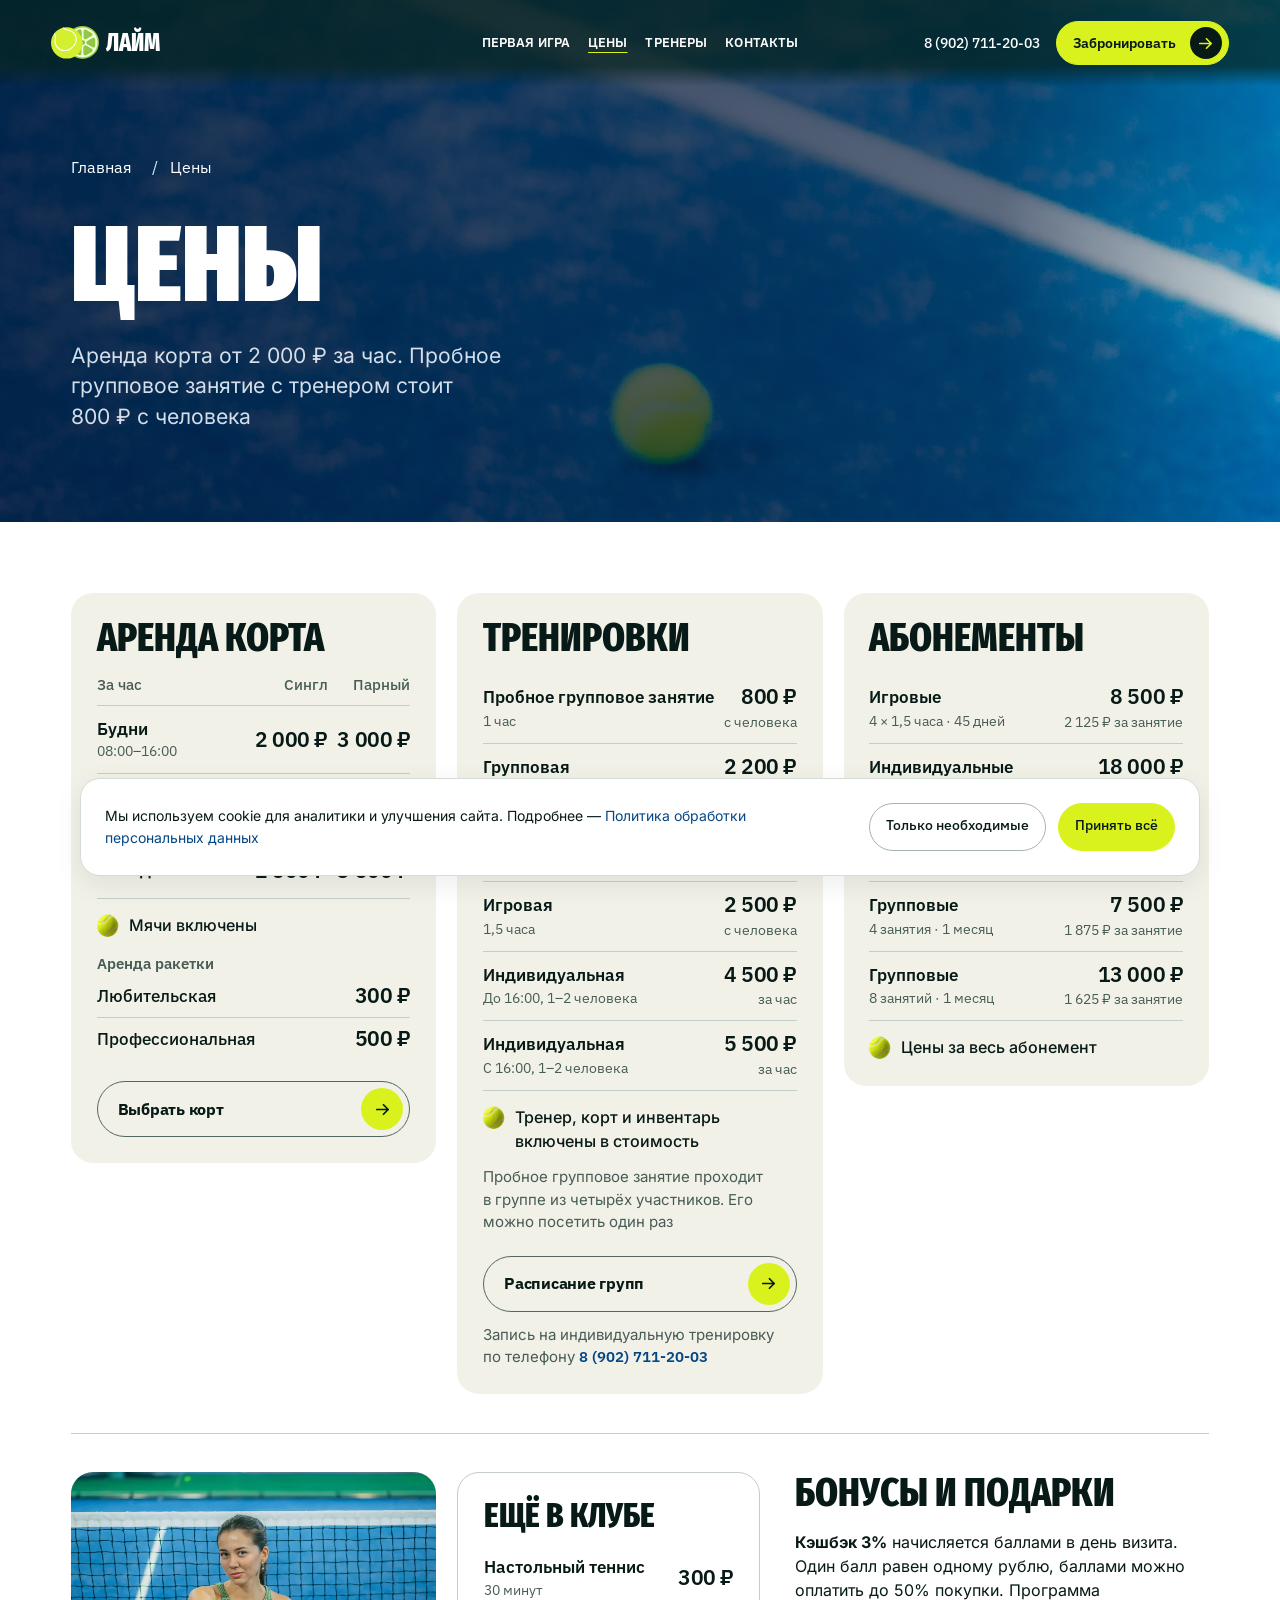
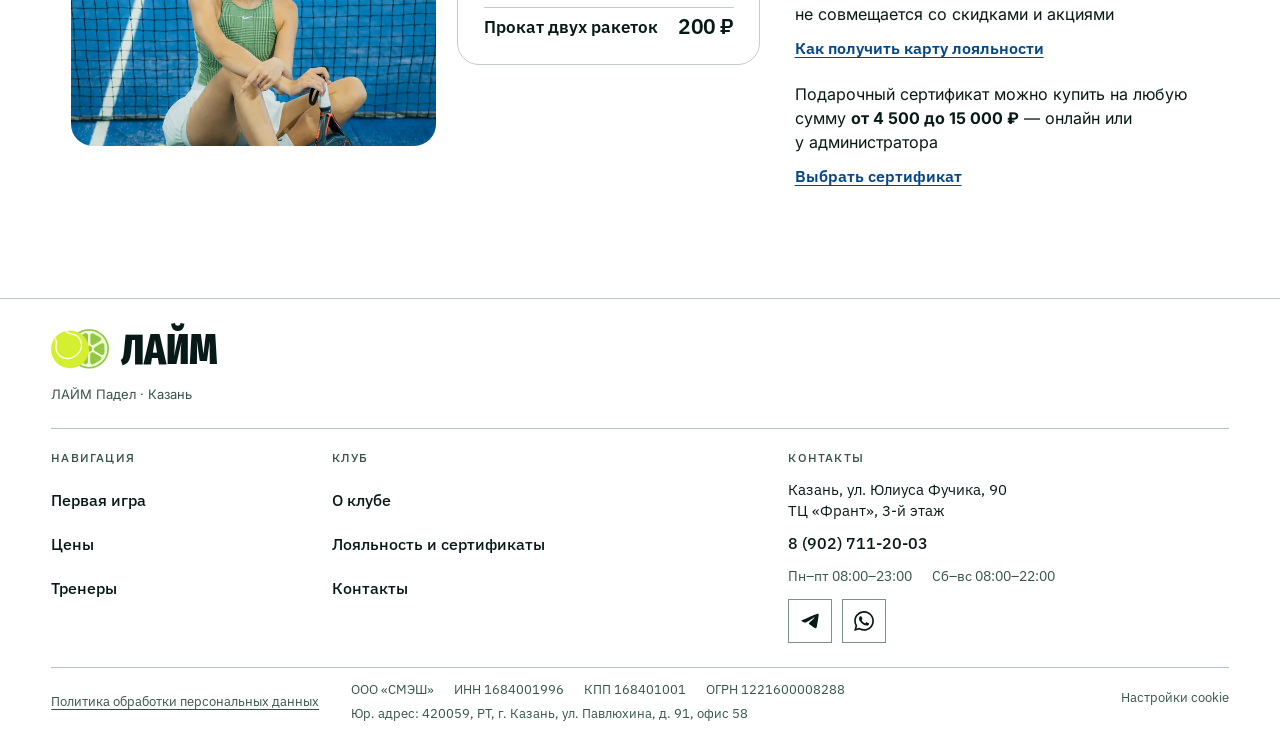
<file: prototype/prices.html>
<!doctype html>
<html lang="ru">
<head>
  <meta charset="utf-8">
  <meta name="viewport" content="width=device-width, initial-scale=1">
  <script src="metrika.js"></script>
  <link rel="stylesheet" href="cookie-choice.css">
  <script src="cookie-choice.js" defer></script>
  <meta name="description" content="Тарифы на аренду кортов, разовые тренировки и абонементы в ЛАЙМ Падел в Казани.">
  <title>Цены — ЛАЙМ Падел</title>
  <link rel="stylesheet" href="styles.css">
  <link rel="stylesheet" href="typography.css">
  <link rel="stylesheet" href="site-navigation.css">
  <link rel="stylesheet" href="footer.css">
  <link rel="stylesheet" href="paths.css">
  <link rel="stylesheet" href="inner-cover.css">
  <link rel="stylesheet" href="prices.css">
  <link rel="stylesheet" href="buttons-motion.css">
  <link rel="stylesheet" href="prices-page.css">
  <script src="site-navigation.js" defer></script>
  <script src="buttons-motion.js" defer></script>
</head>
<body class="first-game-page prices-page">
  <a class="skip-link" href="#top">К&nbsp;содержимому</a>
  <header class="site-header">
    <a class="brand" href="../index.html" aria-label="ЛАЙМ Падел — главная"><img src="../images/logo/lime-padel-logo-mark.svg" alt="" width="1000" height="720"><span class="brand-word">ЛАЙМ</span></a>
    <nav class="site-header__nav" aria-label="Основное меню"><a href="first-game.html">Первая игра</a><a href="prices.html" aria-current="page">Цены</a><a href="coaches.html">Тренеры</a><a href="contacts.html">Контакты</a></nav>
    <div class="site-header__actions">
      <a class="site-header__phone" href="tel:+79027112003">8&nbsp;(902)&nbsp;711-20-03</a>
      <a class="site-header__book button" href="https://n1437757.yclients.ru/company/1301052/record-type?o=" data-button-motion>Забронировать<span class="site-header__book-icon" aria-hidden="true"><svg viewBox="0 0 20 20" fill="none" focusable="false"><path d="M4 10h12m-5-5 5 5-5 5" stroke="currentColor" stroke-width="1.8" stroke-linecap="round" stroke-linejoin="round"/></svg></span></a>
    </div>
    <details class="mobile-menu">
      <summary data-button-motion>Меню <svg viewBox="0 0 20 20" width="18" height="18" fill="none" aria-hidden="true" focusable="false"><path d="M4 10h12M10 4v12" stroke="currentColor" stroke-width="1.8" stroke-linecap="round"/></svg></summary>
      <nav aria-label="Мобильное меню">
        <a href="first-game.html">Первая игра</a><a href="prices.html" aria-current="page">Цены</a><a href="coaches.html">Тренеры</a><a href="contacts.html">Контакты</a>
        <a href="tel:+79027112003" aria-label="Позвонить в клуб">8&nbsp;(902)&nbsp;711-20-03</a>
        <a class="mobile-menu__booking" href="https://n1437757.yclients.ru/company/1301052/record-type?o=">Забронировать<span class="site-header__book-icon" aria-hidden="true"><svg viewBox="0 0 20 20" fill="none" focusable="false"><path d="M4 10h12m-5-5 5 5-5 5" stroke="currentColor" stroke-width="1.8" stroke-linecap="round" stroke-linejoin="round"/></svg></span></a>
      </nav>
    </details>
  </header>

  <main id="top" tabindex="-1">
    <section class="inner-cover inner-cover--page" aria-labelledby="price-page-title">
      <div class="inner-cover__frame">
        <nav class="inner-cover__breadcrumb" aria-label="Хлебные крошки">
          <ol role="list">
            <li><a href="../index.html">Главная</a></li>
            <li><span aria-hidden="true">/</span> <span aria-current="page">Цены</span></li>
          </ol>
        </nav>
        <h1 id="price-page-title">Цены</h1>
        <p class="inner-cover__lead">Аренда корта от&nbsp;2&nbsp;000&nbsp;₽ за&nbsp;час. Пробное групповое занятие с&nbsp;тренером стоит 800&nbsp;₽ с&nbsp;человека</p>
      </div>
    </section>

    <div class="price-catalog" id="prices">
      <div class="price-page-frame">
        <div class="price-catalog__grid">
          <article class="prices__card prices__court" id="court" tabindex="-1" aria-labelledby="prices-court-title">
            <h2 id="prices-court-title">Аренда корта</h2>
            <table class="prices__table" aria-labelledby="prices-court-title"><caption class="prices__sr">Аренда корта за час</caption>
              <thead><tr><th scope="col">За&nbsp;час</th><th scope="col">Сингл</th><th scope="col">Парный</th></tr></thead>
              <tbody>
                <tr><th scope="row">Будни<span>08:00–16:00</span></th><td>2 000 ₽</td><td>3 000 ₽</td></tr>
                <tr><th scope="row">Будни<span>16:00–23:00</span></th><td>2 500 ₽</td><td>3 500 ₽</td></tr>
                <tr><th scope="row">Выходные</th><td>2 500 ₽</td><td>3 500 ₽</td></tr>
              </tbody>
            </table>
            <p class="prices__plus">Мячи включены</p>
            <h3 class="prices__sub" id="prices-racket-title">Аренда ракетки</h3>
            <ul class="prices__list prices__list--mini" aria-labelledby="prices-racket-title">
              <li><span class="prices__name">Любительская</span><span class="prices__sum">300 ₽</span></li>
              <li><span class="prices__name">Профессиональная</span><span class="prices__sum">500 ₽</span></li>
            </ul>
            <a class="path-cta price-catalog__action" href="https://n1437757.yclients.ru/company/1301052/personal/select-services?o=" data-button-motion>
              <span class="path-cta__label">Выбрать корт</span>
              <span class="path-cta__icon" aria-hidden="true"><svg viewBox="0 0 20 20" fill="none" focusable="false"><path d="M4 10h12m-5-5 5 5-5 5" stroke="currentColor" stroke-width="1.8" stroke-linecap="round" stroke-linejoin="round"/></svg></span>
            </a>
          </article>
          <article class="prices__card prices__train" id="training" tabindex="-1" aria-labelledby="prices-training-title">
            <h2 id="prices-training-title">Тренировки</h2>
            <ul class="prices__list">
              <li><span class="prices__name">Пробное групповое занятие<small>1&nbsp;час</small></span><span class="prices__sum">800 ₽<small>с&nbsp;человека</small></span></li>
              <li><span class="prices__name">Групповая<small>1&nbsp;час</small></span><span class="prices__sum">2 200 ₽<small>с&nbsp;человека</small></span></li>
              <li><span class="prices__name">Игровая<small>1&nbsp;час</small></span><span class="prices__sum">1 650 ₽<small>с&nbsp;человека</small></span></li>
              <li><span class="prices__name">Игровая<small>1,5&nbsp;часа</small></span><span class="prices__sum">2 500 ₽<small>с&nbsp;человека</small></span></li>
              <li><span class="prices__name">Индивидуальная<small>До&nbsp;16:00, <span class="prices__group-size">1–2&nbsp;человека</span></small></span><span class="prices__sum">4 500 ₽<small>за&nbsp;час</small></span></li>
              <li><span class="prices__name">Индивидуальная<small>С&nbsp;16:00, <span class="prices__group-size">1–2&nbsp;человека</span></small></span><span class="prices__sum">5 500 ₽<small>за&nbsp;час</small></span></li>
            </ul>
            <p class="prices__plus">Тренер, корт и&nbsp;инвентарь включены в&nbsp;стоимость</p>
            <p class="price-catalog__note">Пробное групповое занятие проходит в&nbsp;группе из&nbsp;четырёх участников. Его можно посетить один раз</p>
            <a class="path-cta price-catalog__action" href="https://n1437757.yclients.ru/company/1301052/activity/select" data-button-motion>
              <span class="path-cta__label">Расписание групп</span>
              <span class="path-cta__icon" aria-hidden="true"><svg viewBox="0 0 20 20" fill="none" focusable="false"><path d="M4 10h12m-5-5 5 5-5 5" stroke="currentColor" stroke-width="1.8" stroke-linecap="round" stroke-linejoin="round"/></svg></span>
            </a>
            <p class="price-catalog__note">Запись на&nbsp;индивидуальную тренировку по&nbsp;телефону <a class="price-catalog__link" href="tel:+79027112003">8&nbsp;(902)&nbsp;711-20-03</a></p>
          </article>
          <article class="prices__card prices__subs" id="passes" tabindex="-1" aria-labelledby="prices-subs-title">
            <h2 id="prices-subs-title">Абонементы</h2>
            <ul class="prices__list">
              <li><span class="prices__name">Игровые<small>4 × 1,5&nbsp;часа · 45&nbsp;дней</small></span><span class="prices__sum">8 500 ₽<small>2 125 ₽ за&nbsp;занятие</small></span></li>
              <li><span class="prices__name">Индивидуальные<small>4 × 1&nbsp;час · 45&nbsp;дней</small></span><span class="prices__sum">18 000 ₽<small>4 500 ₽ за&nbsp;занятие</small></span></li>
              <li><span class="prices__name">Индивидуальные<small>8 × 1&nbsp;час · 45&nbsp;дней</small></span><span class="prices__sum">32 000 ₽<small>4 000 ₽ за&nbsp;занятие</small></span></li>
              <li><span class="prices__name">Групповые<small>4&nbsp;занятия ·&nbsp;1&nbsp;месяц</small></span><span class="prices__sum">7 500 ₽<small>1 875 ₽ за&nbsp;занятие</small></span></li>
              <li><span class="prices__name">Групповые<small>8&nbsp;занятий ·&nbsp;1&nbsp;месяц</small></span><span class="prices__sum">13 000 ₽<small>1 625 ₽ за&nbsp;занятие</small></span></li>
            </ul>
            <p class="prices__plus">Цены за&nbsp;весь абонемент</p>
          </article>
        </div>

        <div class="price-catalog__more">
          <figure class="price-catalog__photo">
            <img src="assets/prices-player.webp" alt="Игрок с ракеткой у сетки на корте ЛАЙМа" width="720" height="900" loading="lazy" decoding="async">
          </figure>
          <article class="prices__card prices__extra" aria-labelledby="prices-extra-title">
            <h2 id="prices-extra-title">Ещё в клубе</h2>
            <ul class="prices__list prices__list--mini">
              <li><span class="prices__name">Настольный теннис<small>30&nbsp;минут</small></span><span class="prices__sum">300 ₽</span></li>
              <li><span class="prices__name">Прокат двух ракеток</span><span class="prices__sum">200 ₽</span></li>
            </ul>
          </article>
          <section class="price-catalog__benefits" aria-labelledby="price-benefits">
            <h2 id="price-benefits">Бонусы и подарки</h2>
            <p><strong>Кэшбэк 3%</strong> начисляется баллами в&nbsp;день визита. Один балл равен одному рублю, баллами можно оплатить до&nbsp;50% покупки. Программа не&nbsp;совмещается со&nbsp;скидками и&nbsp;акциями</p>
            <a class="price-catalog__link" href="../index.html#loyalty-gift">Как получить карту лояльности</a>
            <p>Подарочный сертификат можно купить на&nbsp;любую сумму <strong>от&nbsp;4&nbsp;500 до&nbsp;15&nbsp;000&nbsp;₽</strong>&nbsp;— онлайн или у&nbsp;администратора</p>
            <a class="price-catalog__link" href="https://o10362.yclients.ru/certificates">Выбрать сертификат</a>
          </section>
        </div>
      </div>
    </div>
  </main>

  <footer class="site-footer" id="footer">
    <div class="site-footer__head">
      <div><a class="site-footer__brand" href="../index.html#top" aria-label="ЛАЙМ Падел — главная"><img src="../images/logo/lime-padel-logo-mark.svg" width="1000" height="720" alt=""><span class="site-footer__name" aria-hidden="true">ЛАЙМ</span></a><p class="site-footer__description">ЛАЙМ Падел · Казань</p></div>
    </div>
    <div class="site-footer__body">
      <nav class="site-footer__nav" aria-label="Навигация в подвале"><div class="site-footer__nav-group"><h2 class="site-footer__heading">Навигация</h2><ul><li><a href="first-game.html">Первая игра</a></li><li><a href="prices.html" aria-current="page">Цены</a></li><li><a href="coaches.html">Тренеры</a></li></ul></div><div class="site-footer__nav-group"><h2 class="site-footer__heading">Клуб</h2><ul><li><a href="../index.html#club">О клубе</a></li><li><a href="../index.html#loyalty-gift">Лояльность и&nbsp;сертификаты</a></li><li><a href="contacts.html">Контакты</a></li></ul></div></nav>
      <div class="site-footer__contact">
        <h2 class="site-footer__heading">Контакты</h2>
        <address class="site-footer__address">Казань, ул.&nbsp;Юлиуса Фучика,&nbsp;90<br>ТЦ «Франт», 3‑й&nbsp;этаж</address>
        <a class="site-footer__phone" href="tel:+79027112003">8&nbsp;(902)&nbsp;711-20-03</a>
        <p class="site-footer__hours"><span>Пн–пт&nbsp;08:00–23:00</span><span>Сб–вс&nbsp;08:00–22:00</span></p>
        <div class="site-footer__socials"><a class="site-footer__social" href="https://t.me/lime_padel" target="_blank" rel="noopener" aria-label="Написать клубу в Telegram, новая вкладка" title="Telegram" data-button-motion><svg viewBox="38 65 160 140" width="20" height="20" aria-hidden="true" focusable="false"><path d="M57.94,126.6476 C95.26,110.3916 120.14,99.6736 132.58,94.4956 C168.14,79.7096 175.52,77.1416 180.34,77.0547542 C181.4,77.0376 183.76,77.2996 185.3,78.5456 C186.58,79.5956 186.94,81.0156 187.12,82.0116 C187.28,83.0076 187.5,85.2776 187.32,87.0496 C185.4,107.2896 177.06,156.4056 172.82,179.0756 C171.04,188.668 167.5,191.884 164.08,192.198 C156.64,192.882 151,187.286 143.8,182.5676 C132.54,175.1816 126.18,170.5856 115.24,163.3796 C102.6,155.0516 110.8,150.4736 118,142.9936 C119.88,141.0356 152.64,111.2456 153.26,108.5436 C153.34,108.2056 153.42,106.9456 152.66,106.2816 C151.92,105.6156 150.82,105.8436 150.02,106.0236 C148.88,106.2796 130.9,118.1756 96.02,141.7096 C90.92,145.2176 86.3,146.9276 82.14,146.8376 C77.58,146.7396 68.78,144.2536 62.24,142.1296 C54.24,139.5236 47.86,138.1456 48.42,133.7196 C48.7,131.4156 51.88,129.0576 57.94,126.6476 L57.94,126.6476 Z"/></svg></a><a class="site-footer__social" href="https://wa.me/79027112003" target="_blank" rel="noopener" aria-label="Написать клубу в WhatsApp, новая вкладка" title="WhatsApp" data-button-motion><svg viewBox="0 0 256 258" width="20" height="20" aria-hidden="true" focusable="false"><path d="M1.07062531,127.416078 C1.06284837,149.873286 6.93054909,171.796478 18.0839762,191.11958 L18.0839762,191.11958 L0,257.147091 L67.5712334,239.429927 C86.1892261,249.581425 107.15067,254.933255 128.481518,254.941032 L128.481518,254.941032 L128.535957,254.941032 C198.783754,254.941032 255.970181,197.772751 256,127.518474 L256,127.518474 C256.011658,93.4697375 242.763642,61.4533745 218.700495,37.3681934 L218.700495,37.3681934 C194.63346,13.2856047 162.632651,0.0142577221 128.535957,0 L128.535957,0 C58.2751986,0 1.09914076,57.1592078 1.07062531,127.416078 L1.07062531,127.416078 Z M41.3098055,187.792346 L38.7874848,183.787222 C28.1810358,166.922929 22.5829356,147.435216 22.5907045,127.423855 L22.5907045,127.423855 C22.6140434,69.0294095 70.1376234,21.5213834 128.576138,21.5213834 L128.576138,21.5213834 C156.875124,21.5330488 183.472256,32.5646372 203.47584,52.5811829 L203.47584,52.5811829 C223.479424,72.5990247 234.486386,99.2091187 234.478613,127.510697 L234.478613,127.510697 C234.452686,185.906438 186.92781,233.420945 128.535957,233.420945 L128.535957,233.420945 L128.49448,233.420945 C109.481159,233.410576 90.8346512,228.305015 74.571775,218.656426 L74.571775,218.656426 L70.7014515,216.360933 L30.6035524,226.874058 L41.3098055,187.792346 Z"/><path d="M96.6782434,74.1484502 C94.2920192,68.8445776 91.781364,68.7382928 89.5117939,68.6449695 C87.6544015,68.565904 85.5300009,68.5710189 83.4081926,68.5710189 C81.2837921,68.5710189 77.8334233,69.369521 74.9157749,72.5554738 C71.9955342,75.7427228 63.7675324,83.4470773 63.7675324,99.1163139 C63.7675324,114.786847 75.181487,129.928547 76.7718711,132.05554 C78.3648475,134.178645 98.8052363,167.362845 131.176746,180.128691 C158.081068,190.737732 163.556033,188.627589 169.395218,188.096165 C175.234404,187.566037 188.238742,180.394403 190.891975,172.957057 C193.546503,165.521006 193.546503,159.146509 192.750663,157.815356 C191.954823,156.488091 189.830423,155.690955 186.645766,154.099275 C183.459813,152.506298 167.802242,144.800648 164.883297,143.737799 C161.963057,142.676247 159.839952,142.146119 157.715552,145.334664 C155.592447,148.519321 149.492734,155.690955 147.634046,157.815356 C145.776654,159.943645 143.917965,160.209357 140.733309,158.61638 C137.547356,157.018219 127.289573,153.658582 115.121255,142.809751 C105.652831,134.367884 99.2614834,123.942897 97.4027949,120.754351 C95.5454026,117.569695 97.204483,115.84451 98.8013479,114.256719 C100.232305,112.82965 101.987301,110.538045 103.580277,108.679357 C105.169365,106.819372 105.699493,105.492108 106.761045,103.367707 C107.823894,101.242011 107.292469,99.382026 106.496629,97.7890496 C105.699493,96.1960732 99.5103455,80.4464749 96.6782434,74.1484502"/></svg></a></div>
      </div>
    </div>
    <div class="site-footer__bottom">
      <a class="site-footer__privacy" href="../privacy/index.html">Политика обработки персональных данных</a>
      <p class="site-footer__legal"><span>ООО «СМЭШ»</span><span>ИНН&nbsp;1684001996</span><span>КПП&nbsp;168401001</span><span>ОГРН&nbsp;1221600008288</span><span class="site-footer__legal-address">Юр.&nbsp;адрес: 420059, РТ, г.&nbsp;Казань, ул.&nbsp;Павлюхина, д.&nbsp;91, офис&nbsp;58</span></p>
    </div>
  </footer>
</body>
</html>
</file>
<file: prototype/cookie-choice.css>
/* Shared cookie controls: uses the existing LIME palette and typography. */
.cookie-choice{position:fixed;z-index:100;inset:auto 24px 24px;max-width:1120px;margin-inline:auto;display:flex;align-items:center;gap:32px;padding:24px;background:#fff;color:#071a17;border:1px solid #d3ddd6;border-radius:20px;box-shadow:0 8px 28px #071a1714;font-family:var(--font-text,Arial,sans-serif)}
.cookie-choice[hidden]{display:none}
.cookie-choice__copy{flex:1;min-width:0}
.cookie-choice .cookie-choice__copy p{margin:0;font:400 14px/1.6 var(--font-prose,Arial,sans-serif)}
.cookie-choice a{color:#044785;text-decoration:none}
.cookie-choice__actions{display:flex;gap:12px;flex-shrink:0}
.cookie-choice button{min-height:48px;padding:12px 16px;border:1px solid #a5b6aa;background:#fff;color:#071a17;border-radius:999px;font:500 14px/1.35 var(--font-text,Arial,sans-serif);cursor:pointer}
.cookie-choice button[data-cookie-accept]{background:#d9f21e;border-color:#d9f21e}
.cookie-choice button:hover{background:#efffd6}
.cookie-choice :is(a,button):focus-visible,.cookie-settings:focus-visible{outline:3px solid #044785;outline-offset:4px}
.cookie-choice button:active{transform:translateY(1px)}
.site-footer .cookie-settings,.document .cookie-settings{min-height:44px;padding:8px 0;border:0;background:transparent;color:#35534a;font:400 13px/1.5 var(--font-text,Arial,sans-serif);text-align:left;cursor:pointer}
.document .cookie-settings{font-size:16px;color:#044785}
@media(max-width:1000px){.cookie-choice{gap:20px;align-items:stretch;flex-direction:column}.cookie-choice__actions{flex-shrink:1}}
@media(max-width:600px){.cookie-choice{inset:auto 12px 12px;padding:20px;gap:16px;max-height:calc(100dvh - 24px);overflow:auto}.cookie-choice__actions{display:grid;grid-template-columns:1fr;gap:10px}.cookie-choice button{width:100%;min-height:48px}}
@media(prefers-reduced-motion:reduce){.cookie-choice *{transition:none!important;animation:none!important}}
</file>
<file: prototype/styles.css>
:root{--ink:#071a17;--deep:#06241f;--lime:#d9f21e;--paper:#f2f1e8;--muted:#bac4bd}*{box-sizing:border-box}html{scroll-behavior:smooth}body{margin:0;background:var(--paper);color:var(--ink);font-family:var(--font-text)}a{color:inherit;text-decoration:none}a:focus-visible{outline:3px solid #ff6b00;outline-offset:4px}em{font-style:normal;color:var(--lime)}.site-header{height:76px;display:flex;align-items:center;justify-content:space-between;padding:0 4vw;background:#061b19;color:#fff;position:relative;z-index:5}.brand img{width:110px;height:55px;object-fit:contain}.site-header nav{display:flex;gap:2.2rem;font-size:.76rem;font-weight:800;text-transform:uppercase;letter-spacing:.07em}.site-header nav a:hover,.text-link:hover{color:var(--lime)}.header-cta{border:1px solid var(--lime);color:var(--lime);border-radius:999px;padding:12px 19px;text-transform:uppercase;font-weight:800;font-size:.78rem}.header-cta span{margin-left:18px}.hero{min-height:calc(100svh - 76px);position:relative;display:flex;align-items:center;overflow:hidden;color:#fff;background:#083127}.hero-photo{position:absolute;inset:0;background:url('../images/Интерьер/Лайм Падел. Интерьер 037.jpg') center 54%/cover no-repeat;transform:scale(1.02)}.hero-shade{position:absolute;inset:0;background:linear-gradient(90deg,rgba(2,19,18,.9) 0%,rgba(2,19,18,.66) 43%,rgba(2,19,18,.12) 100%),linear-gradient(0deg,rgba(2,19,18,.45),transparent 40%)}.hero-content{position:relative;z-index:1;margin:0 4vw 6vh;max-width:900px}.eyebrow{text-transform:uppercase;letter-spacing:.19em;font-size:.72rem;font-weight:800}.hero h1,h2,h3{font-weight:800;letter-spacing:-.075em;line-height:.88;margin:0}.hero h1{font-size:clamp(6rem,15vw,15rem);margin:1.5rem 0 1.2rem}.hero h1 em{font-style:italic;letter-spacing:-.11em}.dot{color:var(--lime)}.hero-description{max-width:560px;font-size:clamp(1rem,1.4vw,1.3rem);line-height:1.45}.hero-actions,.booking-actions{display:flex;gap:12px;flex-wrap:wrap;margin-top:30px}.button{min-height:54px;display:inline-flex;align-items:center;justify-content:space-between;gap:28px;padding:15px 22px;border-radius:2px;text-transform:uppercase;font-size:.76rem;font-weight:800;letter-spacing:.03em;transition:transform .2s,background .2s}.button:hover{transform:translateY(-3px)}.button-lime{background:var(--lime);color:var(--ink)}.button-outline{border:1px solid rgba(255,255,255,.8);color:#fff}.hero-trial{position:absolute;right:4vw;bottom:34px;z-index:2;background:var(--lime);color:var(--ink);padding:16px 18px;display:grid;grid-template-columns:auto auto;gap:2px 28px;min-width:280px}.trial-label{font-size:.65rem;text-transform:uppercase;font-weight:800;letter-spacing:.08em}.hero-trial strong{font-size:.93rem}.hero-trial>span:last-child{grid-column:2;grid-row:1/3;align-self:center;font-size:1.6rem}.hero-index{position:absolute;left:4vw;bottom:40px;font-size:.65rem;letter-spacing:.2em}.section-pad{padding:120px 4vw}.club{display:grid;grid-template-columns:1.1fr .9fr;background:var(--deep);color:#fff;min-height:680px}.club-image{background:url('../images/Интерьер/Лайм Падел. Интерьер 038.jpg') center/cover no-repeat}.club-copy{padding:8vw 5vw;display:flex;flex-direction:column;align-items:start;justify-content:center}.club h2,.prices h2,.booking h2{font-size:clamp(4rem,7vw,8rem);margin:30px 0}.club-copy>p:not(.eyebrow){font-size:1.1rem;line-height:1.5;max-width:430px}.text-link{margin-top:35px;border-bottom:1px solid var(--lime);padding-bottom:9px;color:var(--lime);text-transform:uppercase;font-size:.8rem;font-weight:800}.text-link span{margin-left:30px}.prices{background:#fff}.prices-head{display:flex;justify-content:space-between;align-items:end;gap:30px}.prices h2 em{color:#7d951b}.prices-head>p{max-width:340px;line-height:1.5}.price-table{margin-top:65px;border-top:2px solid var(--ink)}.price-row{display:grid;grid-template-columns:2fr 1fr 1fr;gap:20px;padding:21px 5px;border-bottom:1px solid #bcc5c1;align-items:center}.price-row strong{font-size:1.4rem}.price-labels{font-size:.7rem;font-weight:800;text-transform:uppercase;letter-spacing:.12em;color:#557065}.prices-note{margin-top:28px;font-size:.85rem}.booking{background:#102c27;color:#fff;min-height:560px}.booking h2{margin:36px 0}.booking>p:not(.eyebrow){max-width:520px;line-height:1.5}footer{background:#071b18;color:#fff;padding:55px 4vw;display:flex;justify-content:space-between;align-items:center;gap:25px}footer img{width:115px}footer div{display:grid;gap:8px}footer span{font-size:.8rem;color:var(--muted)}footer>a{color:var(--lime);font-weight:800}@media(max-width:800px){.site-header{height:66px;padding:0 5vw}.brand img{width:85px}.site-header nav{display:none}.header-cta{font-size:.67rem;padding:10px 12px}.header-cta span{margin-left:5px}.hero{min-height:800px;align-items:start}.hero-photo{background-position:58% center}.hero-shade{background:linear-gradient(180deg,rgba(2,19,18,.77),rgba(2,19,18,.46) 57%,rgba(2,19,18,.85))}.hero-content{margin:90px 5vw 0}.hero h1{font-size:clamp(5.5rem,21vw,9rem);margin:1.7rem 0}.hero-description{max-width:420px}.hero-actions{display:grid;max-width:410px}.hero-trial{left:5vw;right:5vw;bottom:28px;min-width:0}.hero-index{display:none}.section-pad{padding:80px 5vw}.club{grid-template-columns:1fr}.club-image{min-height:440px}.club-copy{padding:75px 5vw}.club h2,.prices h2,.booking h2{font-size:clamp(3.7rem,12vw,7rem)}.prices-head{display:block}.price-row{grid-template-columns:1.7fr 1fr 1fr;gap:7px;font-size:.75rem}.price-row strong{font-size:1rem}.booking-actions{display:grid}footer{display:grid}footer img{margin-bottom:15px}}@media(max-width:430px){.hero{min-height:760px}.hero-content{margin-top:70px}.hero h1{font-size:21vw}.hero-description{font-size:.97rem}.hero-trial strong{font-size:.8rem}.club-image{min-height:330px}.price-labels{font-size:.6rem}.price-row{font-size:.69rem}.price-row strong{font-size:.82rem}}@media(prefers-reduced-motion:reduce){html{scroll-behavior:auto}.button{transition:none}.button:hover{transform:none}}
/* Seven-page proposal prototype */
.facts{display:grid;grid-template-columns:repeat(4,1fr);border-top:1px solid #aab5ad;border-bottom:1px solid #aab5ad;margin:10px 0 55px}.facts>div{padding:20px 15px;border-right:1px solid #aab5ad;display:grid;gap:6px}.facts>div:first-child{padding-left:0}.facts>div:last-child{border:0}.facts strong{font-size:clamp(1.8rem,3vw,3.2rem);letter-spacing:-.07em}.facts span{text-transform:uppercase;font-size:.68rem;font-weight:800;letter-spacing:.08em}.dark-link{display:inline-block;color:#254b3b}.preview-split{display:grid;grid-template-columns:1.4fr .6fr;gap:40px;background:#dce5da}.preview-split h2,.reviews-preview h2{font-size:clamp(3.5rem,7vw,7rem)}.preview-split em{color:#7b9515}.preview-split>div:last-child{align-self:end;line-height:1.5}.reviews-preview{background:#e6edcc}.reviews-preview p:last-child{max-width:580px}.sub-hero{background:#08271f;color:#fff;padding:105px 4vw 120px;min-height:510px}.sub-hero h1{font-size:clamp(4.2rem,10vw,11rem);line-height:.9;letter-spacing:-.08em;margin:32px 0}.sub-hero p:not(.eyebrow){font-size:1.25rem;max-width:700px;line-height:1.45}.sub-hero .button{margin-top:20px}.first-hero{background:linear-gradient(90deg,rgba(4,28,23,.94),rgba(4,28,23,.5)),url('../images/Модель/Лайм Падел. Модель 003.jpg') center 45%/cover}.sub-section{padding:105px 4vw}.sub-section.soft{background:#e7ebd9}.sub-section h2,.sub-booking h2{font-size:clamp(3.4rem,7vw,8rem);margin:0 0 45px}.sub-section>p{max-width:750px;line-height:1.55}.large-copy{font-size:clamp(1.2rem,2vw,2rem);line-height:1.4}.steps{display:grid;grid-template-columns:repeat(3,1fr);gap:12px}.steps article{padding:30px;background:#d8e3ce;min-height:250px}.steps b{color:#5d781c}.steps h3{font-size:2rem;letter-spacing:-.05em;margin:40px 0 15px}.steps p{line-height:1.5}.faq{margin-top:60px;max-width:850px}.faq details{border-top:1px solid #90a28d;padding:20px 0}.faq summary{font-size:1.2rem;font-weight:800;cursor:pointer}.faq p{line-height:1.5}.simple-table{border-top:2px solid var(--ink);margin-bottom:30px}.simple-table>div{display:grid;grid-template-columns:2fr 1fr 1fr;gap:15px;border-bottom:1px solid #aab5ad;padding:18px 5px;align-items:center}.simple-table>div:first-child{font-size:.72rem;text-transform:uppercase;letter-spacing:.08em}.simple-table strong{font-size:1.25rem}.offer-grid{display:grid;grid-template-columns:repeat(3,1fr);gap:10px}.offer-grid article{background:#dce6d4;padding:28px;min-height:240px;display:flex;flex-direction:column}.offer-grid h3{font-size:2.1rem;letter-spacing:-.05em}.offer-grid strong{font-size:1.6rem;margin-top:35px}.offer-grid p{margin-bottom:10px}.offer-grid small{margin-top:auto;color:#42654b}.coach-grid{display:grid;grid-template-columns:repeat(4,1fr);gap:12px}.coach-grid article{background:#e5ebdf;padding-bottom:24px}.coach-grid img,.portrait-pending{width:100%;height:330px;object-fit:cover;object-position:center 25%}.portrait-pending{display:grid;place-items:center;background:#bed0bc;color:#49604b;font-size:.8rem;text-transform:uppercase;letter-spacing:.1em}.coach-grid h3{font-size:2rem;letter-spacing:-.05em;padding:0 20px;margin:25px 0 10px}.coach-grid p{padding:0 20px;font-size:.9rem;line-height:1.5;min-height:125px}.coach-grid a{margin:0 20px;border-bottom:1px solid currentColor;font-size:.8rem;font-weight:800}.editorial-note{font-size:.8rem;color:#5f7065;margin-top:25px}.empty-state{border:1px dashed #779283;background:#e9f0e7;padding:35px;margin:20px 0 65px;max-width:900px}.empty-state span{font-size:.7rem;text-transform:uppercase;letter-spacing:.1em;font-weight:800}.empty-state p{font-size:1.15rem;line-height:1.5;max-width:670px}.contact-grid{display:grid;grid-template-columns:repeat(3,1fr);gap:12px;margin-bottom:60px}.contact-grid article{background:#dce6d4;padding:30px;min-height:230px}.contact-grid span{display:block;font-size:.7rem;text-transform:uppercase;letter-spacing:.1em}.contact-grid strong{display:block;font-size:1.5rem;margin:35px 0 12px}.contact-grid p{line-height:1.5}.route-button{background:var(--ink);color:#fff}.sub-booking{background:#09271f;color:#fff;padding:100px 4vw}.sub-booking p:not(.eyebrow){max-width:620px;line-height:1.5}
@media(max-width:1000px){.site-header nav{gap:1rem;font-size:.62rem}.coach-grid{grid-template-columns:repeat(2,1fr)}}
@media(max-width:800px){.facts{grid-template-columns:repeat(2,1fr);margin-bottom:35px}.facts>div:nth-child(2){border-right:0}.facts>div:nth-child(-n+2){border-bottom:1px solid #aab5ad}.facts>div:nth-child(3){padding-left:0}.preview-split{grid-template-columns:1fr}.sub-hero{padding:75px 5vw 95px;min-height:450px}.sub-hero h1{font-size:clamp(3.8rem,12vw,7rem)}.sub-section,.sub-booking{padding:75px 5vw}.steps,.contact-grid{grid-template-columns:1fr}.offer-grid{grid-template-columns:repeat(2,1fr)}.coach-grid{grid-template-columns:repeat(2,1fr)}.simple-table>div{font-size:.8rem}.simple-table strong{font-size:.9rem}}
@media(max-width:520px){.sub-hero h1{font-size:12vw}.sub-section h2,.sub-booking h2{font-size:12vw}.offer-grid,.coach-grid{grid-template-columns:1fr}.simple-table>div{grid-template-columns:1.5fr 1fr 1fr;gap:5px;font-size:.7rem}.simple-table strong{font-size:.75rem}.coach-grid img,.portrait-pending{height:380px}}
/* Hero structure, step 1: static hierarchy and actions */
.hero{display:flex;flex-direction:column;justify-content:space-between;min-height:calc(100svh - 76px);padding:clamp(50px,7vh,90px) 4vw 0}.hero-main{position:relative;z-index:2;display:grid;grid-template-columns:minmax(0,1fr) minmax(260px,340px);align-items:end;gap:3vw;flex:1;padding-bottom:35px}.hero-copy{align-self:center}.hero h1{font-size:clamp(6rem,14vw,14rem);margin:1.2rem 0;max-width:920px}.hero-description{max-width:480px}.hero-decision{display:grid;gap:10px;align-self:end;margin-bottom:12px}.hero-decision .button{width:100%;min-height:64px}.hero-telegram{display:flex;justify-content:space-between;align-items:center;margin-top:9px;padding:12px 1px;border-bottom:1px solid rgba(255,255,255,.55);font-size:.77rem;font-weight:800;text-transform:uppercase;letter-spacing:.04em}.hero-telegram:hover{color:var(--lime)}.hero-bottom{position:relative;z-index:2;display:grid;grid-template-columns:minmax(255px,320px) 1fr;align-items:stretch;gap:12px;border-top:1px solid rgba(255,255,255,.4);padding:14px 0}.hero-bottom .hero-trial{position:static;min-width:0}.hero-facts{display:grid;grid-template-columns:.6fr .6fr 1.4fr;gap:0}.hero-facts>div{display:grid;align-content:center;gap:3px;padding:0 22px;border-right:1px solid rgba(255,255,255,.28)}.hero-facts>div:last-child{border:0}.hero-facts strong{font-size:clamp(1.05rem,1.75vw,1.65rem);line-height:1;font-weight:800;letter-spacing:-.03em}.hero-facts span{font-size:.62rem;letter-spacing:.12em;text-transform:uppercase;color:#d3ded5}.hero-shade{background:linear-gradient(90deg,rgba(2,19,18,.88),rgba(2,19,18,.35) 65%,rgba(2,19,18,.48)),linear-gradient(0deg,rgba(2,19,18,.75),transparent 35%)}
@media(max-width:950px){.hero-main{grid-template-columns:1fr 280px}.hero h1{font-size:13vw}.hero-facts>div{padding:0 12px}.hero-bottom{grid-template-columns:255px 1fr}}
@media(max-width:800px){.hero{min-height:calc(100svh - 66px);padding:54px 5vw 60px}.hero-main{grid-template-columns:1fr;gap:30px;padding-bottom:35px}.hero-copy{align-self:end}.hero h1{font-size:clamp(5.8rem,20vw,9rem);margin:20px 0}.hero-description{max-width:480px}.hero-decision{max-width:480px;margin:0;gap:8px}.hero-decision .button{min-height:55px}.hero-bottom{grid-template-columns:1fr;gap:15px;padding:14px 0 0}.hero-bottom .hero-trial{max-width:480px}.hero-facts{grid-template-columns:repeat(3,1fr);padding-top:15px;border-top:1px solid rgba(255,255,255,.3)}.hero-facts>div:first-child{padding-left:0}.hero-facts strong{font-size:1rem}.hero-facts span{font-size:.55rem}.hero-photo{background-position:60% center}}
@media(max-width:430px){.hero{padding-top:50px}.hero h1{font-size:20vw}.hero-decision .button{min-height:50px;font-size:.7rem}.hero-telegram{font-size:.7rem}.hero-facts>div{padding:0 8px}.hero-facts strong{font-size:.87rem}.hero-facts span{font-size:.48rem}}
/* Hero typography and controls, step 2 */
.hero{font-family:var(--font-text)}.hero h1{font-family:var(--font-display);font-weight:800;font-size:clamp(5rem,10.6vw,12.5rem);line-height:.94;letter-spacing:-.095em;margin:1.2rem 0 1.5rem}.hero h1 em{font-style:normal;letter-spacing:-.11em}.hero .eyebrow{font-family:var(--font-text);font-size:.7rem;font-weight:700;letter-spacing:.14em}.hero-description{font-family:var(--font-text);font-size:clamp(1.02rem,1.2vw,1.2rem);font-weight:500;line-height:1.35;max-width:390px}.hero-decision{gap:0;max-width:320px}.hero-action{display:grid;grid-template-columns:29px 1fr;align-items:center;gap:9px;min-height:48px;border-top:1px solid rgba(255,255,255,.6);font-family:var(--font-text);font-size:.85rem;font-weight:700;transition:color .2s,padding-left .2s}.hero-action:nth-of-type(2){border-bottom:1px solid rgba(255,255,255,.6)}.hero-action:hover{color:var(--lime);padding-left:7px}.hero-action-num{font-size:.59rem;color:var(--lime);font-weight:800;letter-spacing:.08em}.hero-telegram{display:block;align-self:start;margin-top:19px;padding:0;border:0;font-family:var(--font-text);font-size:.72rem;font-weight:500;text-transform:none;letter-spacing:0;text-decoration:underline;text-underline-offset:5px}.hero-bottom .hero-trial{display:flex;flex-direction:column;justify-content:center;gap:3px;padding:12px 16px;background:var(--lime)}.hero-trial strong{font-family:var(--font-text);font-size:.95rem;font-weight:800}.hero-trial .trial-label{font-family:var(--font-text);font-size:.6rem;letter-spacing:.05em}.hero-facts{font-family:var(--font-text)}.hero-facts strong{font-family:var(--font-display);font-size:clamp(.87rem,1.18vw,1.25rem);letter-spacing:-.05em}.hero-facts span{font-weight:600}.site-header .header-cta{border:0;border-bottom:1px solid var(--lime);border-radius:0;padding:8px 0;font-size:.71rem;letter-spacing:.04em}
@media(max-width:950px){.hero h1{font-size:9.3vw}}
@media(max-width:800px){.hero h1{font-size:clamp(4.4rem,15.5vw,8rem)}.hero-description{max-width:350px}.hero-decision{max-width:340px}.hero-action{min-height:44px}.hero-bottom .hero-trial{max-width:340px}.hero-facts strong{font-size:.85rem}}
@media(max-width:430px){.hero h1{font-size:15.2vw}.hero .eyebrow{font-size:.62rem}.hero-description{font-size:.94rem}.hero-action{font-size:.78rem}.hero-facts strong{font-size:.69rem}.hero-facts span{font-size:.48rem}}
/* Hero action treatment adapted from Uiverse.io by Dhananjoy43 */
/* Shared horizontal wordmark and photo-backed home header */
.brand{display:inline-flex;align-items:center;gap:10px;white-space:nowrap}.brand-word{color:#fff;font-family:var(--font-display);font-size:clamp(1.65rem,2.4vw,2.5rem);font-weight:900;line-height:1;letter-spacing:-.085em}.site-header .brand img,footer .brand img{display:block;width:62px;height:51px;object-fit:contain;flex:none}.site-header{min-height:86px;height:86px}.site-header nav{margin-left:auto;margin-right:auto;padding:0 2.5vw}.site-header nav a{white-space:nowrap}.home-page .site-header{position:absolute;inset:0 0 auto;background:transparent;z-index:10}.home-page .hero{min-height:100svh;padding-top:130px}.home-page .hero-shade{background:linear-gradient(180deg,rgba(2,16,17,.73) 0%,rgba(2,16,17,.12) 22%,transparent 43%),linear-gradient(90deg,rgba(2,19,18,.88),rgba(2,19,18,.35) 65%,rgba(2,19,18,.48)),linear-gradient(0deg,rgba(2,19,18,.75),transparent 35%)}footer .brand{margin-right:20px}footer .brand img{width:57px;height:47px}
@media(max-width:1100px){.site-header nav{gap:.8rem;padding:0 1.5vw;font-size:.6rem}.brand-word{font-size:1.8rem}.site-header .brand img{width:51px;height:44px}}
@media(max-width:800px){.site-header{height:72px;min-height:72px}.site-header nav{display:none}.site-header .brand img{width:48px;height:42px}.brand-word{font-size:1.7rem}.home-page .hero{min-height:100svh;padding-top:105px}.home-page .hero-shade{background:linear-gradient(180deg,rgba(2,16,17,.75),rgba(2,16,17,.2) 32%,transparent 50%),linear-gradient(180deg,rgba(2,19,18,.5),rgba(2,19,18,.58) 60%,rgba(2,19,18,.87))}}
@media(max-width:430px){.site-header .brand img{width:42px;height:36px}.brand{gap:6px}.brand-word{font-size:1.45rem}.home-page .hero{padding-top:95px}footer .brand img{width:48px;height:42px}}
/* Compact mark first, word second; no header booking control */
.brand{gap:7px}.brand-word{font-size:clamp(1.35rem,1.9vw,1.95rem)}.site-header .brand img{width:48px;height:40px}.site-header nav{margin-left:auto;margin-right:0;padding-right:0}footer .brand img{width:45px;height:38px}footer .brand-word{font-size:1.65rem}
@media(max-width:800px){.brand-word{font-size:1.45rem}.site-header .brand img{width:41px;height:35px}}
@media(max-width:430px){.brand-word{font-size:1.3rem}.site-header .brand img{width:37px;height:31px}footer .brand-word{font-size:1.4rem}footer .brand img{width:39px;height:33px}}
.hero-mobile-break{display:none}@media(max-width:800px){.hero-mobile-break{display:block}.hero h1{font-size:12vw;letter-spacing:-.09em}}@media(max-width:430px){.hero h1{font-size:12vw}}
.hero h1.hero-title-friends{font-size:clamp(4.1rem,6.4vw,8rem);line-height:1.02;letter-spacing:-.075em}.hero h1.hero-title-friends em{letter-spacing:-.09em}@media(max-width:800px){.hero h1.hero-title-friends{font-size:12vw;line-height:.99}}@media(max-width:430px){.hero h1.hero-title-friends{font-size:12vw}}
/* Hero scene: diagonal court lines, full bleed, one restrained reveal */
.hero-photo{inset:0;display:block;overflow:hidden;background:none;transform:none}.hero-photo img{display:block;width:100%;height:100%;object-fit:cover;object-position:50% 53%}.home-page .hero-shade{background:linear-gradient(180deg,rgba(2,16,17,.66) 0%,transparent 32%),linear-gradient(90deg,rgba(2,19,18,.84) 0%,rgba(2,19,18,.61) 36%,rgba(2,19,18,.1) 80%),linear-gradient(0deg,rgba(2,19,18,.81),transparent 31%)}@media(max-width:800px){.hero-photo img{object-position:center}.home-page .hero-shade{background:linear-gradient(180deg,rgba(2,16,17,.73),rgba(2,16,17,.27) 42%,rgba(2,16,17,.62) 75%,rgba(2,16,17,.91))}}
@media(prefers-reduced-motion:no-preference){.hero-photo{animation:hero-scene-reveal 1.2s cubic-bezier(.22,.75,.18,1) both}.hero-photo img{animation:hero-scene-settle 1.65s cubic-bezier(.2,.7,.2,1) both}}@keyframes hero-scene-reveal{from{clip-path:inset(100% 0 0 0)}to{clip-path:inset(0 0 0 0)}}@keyframes hero-scene-settle{from{transform:scale(1.065)}to{transform:scale(1)}}
/* Hero title as an asymmetric three-line composition */
.hero h1.hero-title-friends{font-size:clamp(4.4rem,8.2vw,9rem);line-height:.91;letter-spacing:-.085em;width:max-content;max-width:100%;margin:1.1rem 0 1.9rem}.hero-title-line{display:block;width:max-content;white-space:nowrap}.hero-title-line--one{color:#fff}.hero-title-line--two{color:#fff;margin-left:clamp(38px,8vw,125px)}.hero h1.hero-title-friends .hero-title-line--three{color:var(--lime);font-style:normal;margin-left:clamp(8px,2vw,28px);margin-top:.03em;letter-spacing:-.095em;transform:rotate(-2deg);transform-origin:15% 50%}.hero-copy{position:relative;z-index:2}.hero-description{margin-left:clamp(8px,2vw,28px)}
@media(max-width:1100px){.hero h1.hero-title-friends{font-size:clamp(3.9rem,8vw,7rem)}.hero-title-line--two{margin-left:6vw}}
@media(max-width:800px){.hero h1.hero-title-friends{font-size:clamp(3.2rem,12vw,6.2rem);margin-bottom:1.5rem}.hero-title-line--two{margin-left:8vw}.hero h1.hero-title-friends .hero-title-line--three{margin-left:1.5vw;transform:rotate(-1.5deg)}.hero-description{margin-left:1.5vw}}
@media(max-width:430px){.hero h1.hero-title-friends{font-size:12vw}.hero-title-line--two{margin-left:7vw}}
</file>
<file: prototype/typography.css>
@import url('https://fonts.googleapis.com/css2?family=Fira+Sans+Extra+Condensed:ital,wght@0,700;0,800;0,900;1,800;1,900&display=swap');

@font-face {
  font-family: 'IBM Plex Sans';
  font-style: normal;
  font-weight: 100 700;
  font-display: swap;
  src: url('assets/fonts/ibm-plex-sans-cyrillic-latin.woff2') format('woff2');
}

@font-face {
  font-family: Inter;
  font-style: normal;
  font-weight: 400 700;
  font-display: swap;
  src: url('assets/fonts/inter-cyrillic-latin.woff2') format('woff2');
}

/* Роли шрифтов утверждены 22.11.2026. Подробности в TYPOGRAPHY.md. */
:root {
  --font-display: 'Fira Sans Extra Condensed', 'Arial Narrow', sans-serif;
  --font-text: 'IBM Plex Sans', Arial, sans-serif;
  --font-prose: Inter, var(--font-text);
  --text-body-size: 1.0625rem;
  --text-detail-size: .875rem;
  --text-control-size: .9375rem;
}

body,
.hero,
.hero .eyebrow,
.hero-action,
.hero-telegram,
.hero-trial .trial-label,
.hero-facts {
  font-family: var(--font-text);
}

body {
  font-size: var(--text-body-size);
  font-weight: 400;
  line-height: 1.5;
}

button, input, select, textarea { font-family: var(--font-text); }

/* ---------- заголовки ---------- */

h1, h2, h3,
.hero h1,
.section-heading h2,
.club h2,
.prices h2,
.booking h2,
.sub-section h2,
.sub-booking h2,
.preview-split h2,
.reviews-preview h2,
.path h3,
.offer-grid h3,
.coach-grid h3,
.steps h3 {
  font-family: var(--font-display);
  font-weight: 900;
  font-style: normal;
  font-kerning: normal;
  letter-spacing: 0;
  line-height: 1;
}

.path h3,
.offer-grid h3,
.coach-grid h3,
.steps h3 {
  font-weight: 800;
}

/* Заголовки первых трёх экранов — курсивом, как «РИТМ» (решение владельца 12.11.2026):
   Hero — правило .hero h1.hero-title-friends ниже, «Клуб» — club.css. */
.intro .section-heading h2,
.path h3 {
  font-style: italic;
  letter-spacing: -.01em;
}

/* Акцентное слово — курсив того же шрифта (лаймовый или оливковый цвет задаёт styles.css). */
h1 em,
h2 em,
h3 em {
  font-family: var(--font-display);
  font-style: italic;
  font-weight: 900;
  letter-spacing: -.01em;
}

.hero h1.hero-title-friends {
  display: flex;
  flex-direction: column;
  row-gap: .06em;
  font-family: var(--font-display);
  font-size: clamp(5rem, 9.3vw, 9rem);
  font-style: italic; /* заголовки первых трёх экранов — курсивом (решение владельца 12.11.2026) */
  font-weight: 900;
  font-kerning: normal;
  letter-spacing: -.01em;
  line-height: .92; /* меньше — кратка над «Й» упирается в строку выше */
  margin: .5rem 0 1.2rem;
}

.hero h1.hero-title-friends .hero-title-line--three {
  font-style: italic;
  font-weight: 900;
  letter-spacing: -.01em;
  margin-top: 0;
  transform: none;
}

.sub-hero h1 {
  line-height: .93;
  letter-spacing: 0; /* styles.css задаёт -.08em под прежний шрифт — с Fira буквы слипаются */
}

.section-heading h2,
.club h2,
.prices h2,
.booking h2,
.sub-section h2,
.sub-booking h2,
.preview-split h2,
.reviews-preview h2 {
  line-height: .94;
}

/* ---------- лиды и описания ---------- */

.hero-description,
.section-lead,
.large-copy,
.club-copy > p:not(.eyebrow),
.sub-hero > p:not(.eyebrow),
.booking > p:not(.eyebrow),
.sub-booking > p:not(.eyebrow),
.sub-section > p:not(.eyebrow),
.coach-grid p,
.contact-grid p,
.offer-grid p,
.empty-state p,
.steps p,
.faq p,
.path-what,
.first-game-hero__intro,
.first-game-steps__text p,
.coaches__fact,
.coaches__exp,
.coaches__back ul,
.club-life__note,
.benefits__lead,
.benefits__redeem,
.benefits__terms,
.benefits__details p:not(.benefits__contact),
.prices__plus,
.prices__booking {
  font-family: var(--font-prose);
}

.hero-description,
.section-lead,
.large-copy,
.club-copy > p:not(.eyebrow),
.sub-hero p:not(.eyebrow),
.booking > p:not(.eyebrow) {
  font-weight: 500;
  letter-spacing: 0;
}

.hero-description {
  max-width: 460px;
  margin-top: .1rem;
  font-size: clamp(1.125rem, 1.4vw, 1.25rem);
  line-height: 1.42;
  text-wrap: pretty;
}

.section-lead,
.large-copy,
.sub-hero p:not(.eyebrow) {
  font-size: clamp(1.2rem, 1.8vw, 1.7rem);
  line-height: 1.42;
  letter-spacing: 0;
}

/* ---------- интерфейс ---------- */

.site-header nav,
.eyebrow,
.button,
.hero-action,
.hero-telegram,
.trial-label,
.hero-facts span,
.text-link,
.path-num {
  font-family: var(--font-text);
  font-weight: 700;
  letter-spacing: .02em;
}

.contact-grid p a,
.prices__booking a { font-family: var(--font-text); }

.brand-word {
  font-family: var(--font-display);
  font-weight: 900;
  letter-spacing: 0;
}

.hero-facts strong,
.facts strong {
  font-family: var(--font-display);
  font-weight: 800;
  letter-spacing: 0;
  line-height: 1;
}

.hero .eyebrow,
.hero-facts span,
.trial-label,
.path-num {
  letter-spacing: .1em;
}

.hero-action,
.hero-action:nth-of-type(2) {
  font-weight: 700;
  letter-spacing: -.005em;
}

/* Текстовые роли внутренних страниц. Размеры заголовков не переопределяются. */
.button, .text-link { font-size: var(--text-control-size); line-height: 1.3; letter-spacing: .01em; }
.simple-table > div { grid-template-columns: minmax(0, 1.7fr) minmax(0, 1fr) minmax(0, 1fr); font-size: 1rem; line-height: 1.4; }
.simple-table > div:first-child { font-size: .875rem; letter-spacing: .02em; }
.simple-table > div > * { min-width: 0; overflow-wrap: anywhere; }
.simple-table strong { font-size: 1.25rem; }
.coach-grid p { font-size: 1rem; line-height: 1.5; min-height: 0; }
.coach-grid a { font-size: var(--text-control-size); line-height: 1.3; }
.editorial-note, .offer-grid small { font-size: var(--text-detail-size); line-height: 1.5; }
.portrait-pending, .empty-state span, .contact-grid span { font-size: .875rem; line-height: 1.4; letter-spacing: .04em; }
.facts span { font-size: .8125rem; line-height: 1.4; }
footer span { font-size: .875rem; line-height: 1.5; }
.site-header nav { font-size: .875rem; line-height: 1.3; letter-spacing: .01em; gap: clamp(12px, 1.8vw, 28px); }
.faq summary { font-size: 1.25rem; font-weight: 600; line-height: 1.35; }
.steps p, .sub-section > p, .sub-booking p, .reviews-preview p { line-height: 1.5; }

@media (max-width: 1100px) and (min-width: 801px) {
  .site-header nav { font-size: .8125rem; gap: 12px; padding-inline: 12px; }
}
@media (max-width: 520px) {
  .simple-table > div { grid-template-columns: minmax(0, 1.1fr) 6rem minmax(0, 1fr); font-size: .875rem; gap: 8px; }
  .simple-table > div:first-child { font-size: .8125rem; text-transform: none; letter-spacing: 0; }
  .simple-table strong { font-size: 1rem; }
}

/* Цены — цифры одинаковой ширины, чтобы столбцы таблиц стояли ровно. */
.price-row strong,
.simple-table strong,
.path-bottom strong,
.offer-grid strong,
.hero-trial__price b {
  font-family: var(--font-text);
  font-weight: 700;
  font-variant-numeric: tabular-nums;
  letter-spacing: -.01em;
}

/* ---------- телефон ---------- */

@media (max-width: 800px) {
  .hero h1.hero-title-friends {
    font-size: clamp(6rem, 19vw, 8rem); /* «ЛАЙМ ПАДЕЛ» крупнее прежнего ≈ в 1,4 раза */
  }

  .hero-description {
    max-width: 460px;
    font-size: clamp(1.125rem, 3.2vw, 1.25rem);
  }
}

@media (max-width: 430px) {
  .hero h1.hero-title-friends {
    font-size: 24vw;
  }

  .hero-description {
    font-size: 1.125rem;
    line-height: 1.45;
  }
}
</file>
<file: prototype/site-navigation.css>
/* Logo weight adjusted by owner request, 25.11.2026; locally hosted for offline preview. */
@font-face { font-family: 'Lime Brand'; font-style: normal; font-weight: 800; font-display: swap; src: url('assets/fonts/firasansextracondensed-normal-800.woff2') format('woff2'); }
.site-header .brand-word { font-family: 'Lime Brand', var(--font-display); font-weight: 800; }
/* Общая шапка: логотип — меню по центру — телефон и бронирование. */
.skip-link {
  position: fixed; z-index: 100; top: 12px; left: 4vw;
  padding: 14px 20px; border-radius: 8px;
  background: var(--lime); color: var(--ink); font-weight: 700;
  transform: translateY(-180%);
}
.skip-link:focus { transform: none; }
.site-header {
  display: grid; grid-template-columns: minmax(0, 1fr) auto minmax(0, 1fr);
  align-items: center; column-gap: clamp(20px, 2vw, 32px); padding-inline: 4vw;
}
.site-header > .brand { grid-column: 1; grid-row: 1; justify-self: start; min-height: 44px; }
.site-header > nav.site-header__nav {
  display: flex; grid-column: 2; grid-row: 1; justify-content: center; align-items: center;
  margin: 0; padding: 0; gap: clamp(14px, 1.4vw, 24px);
  font: 600 13px/1.3 var(--font-text); letter-spacing: .01em;
}
.site-header > nav.site-header__nav a { display: flex; align-items: center; min-height: 44px; }
.site-header__actions { grid-column: 3; grid-row: 1; justify-self: end; display: flex; align-items: center; gap: 16px; white-space: nowrap; }
.site-header__phone { display: inline-flex; align-items: center; min-height: 44px; font: 500 14px/1.2 var(--font-text); }
.site-header .site-header__book {
  display: inline-flex; align-items: center; justify-content: space-between; gap: 14px;
  min-height: 44px; padding: 5px 6px 5px 16px; border: 1px solid var(--lime);
  border-radius: 999px; background: var(--lime); color: var(--ink);
  font: 600 14px/1.2 var(--font-text); letter-spacing: 0; text-transform: none;
}
.site-header__book-icon {
  display: grid; place-items: center; flex: none;
  width: 32px; height: 32px; border-radius: 50%;
  background: var(--ink); color: var(--lime);
}
.site-header__book-icon svg { display: block; width: 19px; height: 19px; }
body .site-header :is(a, summary):focus-visible { outline: 3px solid #fff; outline-offset: 4px; }
.site-header a[aria-current="page"] { text-decoration: underline; text-decoration-color: var(--lime); text-underline-offset: .35em; }
.mobile-menu { display: none; }
:is(.home-page, .first-game-page) .site-header {
  position: fixed; inset: 0 0 auto; z-index: 40;
  background: linear-gradient(to bottom, rgba(6,36,31,.72), rgba(6,36,31,.70) 77%, rgba(6,36,31,0));
  color: #fff; transform: none; transition: none;
}
html:has(body:is(.home-page, .first-game-page)) { scroll-padding-top: 98px; }
@media (max-width: 1199px) {
  .site-header { grid-template-columns: auto minmax(0, 1fr) auto; gap: 20px; }
  .site-header > nav.site-header__nav { display: none; }
  .site-header__actions { grid-column: 2; }
  .mobile-menu { display: block; grid-column: 3; grid-row: 1; justify-self: end; }
  .mobile-menu summary {
    display: flex; align-items: center; justify-content: center; gap: 12px;
    min-height: 44px; padding: 8px 16px; border: 1px solid #e2f7c7; border-radius: 999px;
    color: #fff; font-size: .9375rem; font-weight: 600; cursor: pointer; list-style: none;
  }
  .mobile-menu summary::-webkit-details-marker { display: none; }
  .mobile-menu summary svg { flex: none; }
  .mobile-menu[open] summary svg { transform: rotate(45deg); }
  /* Owner selection: original deep green, glass surface and larger mobile navigation. */
  .site-header .mobile-menu nav {
    position: absolute; z-index: 30; top: calc(100% + 8px); left: 4vw; right: 4vw;
    display: grid; gap: 0;
    max-height: calc(100svh - 108px - env(safe-area-inset-bottom, 0px));
    overflow-y: auto; overscroll-behavior: contain;
    margin: 0; padding: 18px 24px 24px;
    border: 1px solid rgba(226,247,199,.24); border-radius: 24px;
    background: #06241f; color: #fff;
    font: 500 16px/1.4 var(--font-text); text-transform: none; letter-spacing: 0;
  }
  @supports ((backdrop-filter: blur(1px)) or (-webkit-backdrop-filter: blur(1px))) {
    .site-header .mobile-menu nav {
      background: rgba(6,36,31,.72);
      -webkit-backdrop-filter: blur(20px) saturate(1.1);
      backdrop-filter: blur(20px) saturate(1.1);
    }
  }
  .mobile-menu nav a {
    display: flex; align-items: center; min-height: 60px; padding: 6px 0;
    font: 800 clamp(32px,9vw,48px)/1.1 var(--font-display);
    text-transform: uppercase; letter-spacing: -.02em;
  }
  .site-header .mobile-menu nav a[aria-current="page"] {
    color: var(--lime); text-decoration: none;
  }
  .mobile-menu nav a[aria-current="page"]::after {
    content: ""; width: 9px; height: 9px; flex: none;
    margin-left: auto; margin-right: 5px; border-radius: 50%; background: currentColor;
  }
  .mobile-menu nav a[href^="tel:"] {
    margin-top: 18px; padding-top: 18px; min-height: 44px;
    border-top: 1px solid rgba(226,247,199,.2);
    font: 500 18px/1.3 var(--font-text); text-transform: none; letter-spacing: 0;
  }
  .mobile-menu nav .mobile-menu__booking {
    justify-content: space-between; gap: 14px;
    margin-top: 18px; padding: 7px 7px 7px 22px; min-height: 58px;
    border-radius: 999px; background: var(--lime); color: var(--ink);
    font: 700 16px/1.2 var(--font-text); text-transform: none; letter-spacing: 0;
  }
  .mobile-menu__booking .site-header__book-icon {
    width: 42px; height: 42px; background: var(--deep); color: var(--lime);
  }
  .site-header .mobile-menu nav a:focus-visible {
    outline: 3px solid var(--lime); outline-offset: 2px;
  }
}
@media (max-width: 740px) {
  .site-header { padding-inline: 5vw; }
  .site-header__actions { display: none; }
  .site-header .mobile-menu nav { left: 5vw; right: 5vw; padding-inline: 22px; }
}
@media (max-width: 800px) {
  html:has(body:is(.home-page, .first-game-page)) { scroll-padding-top: 84px; }
}
@media (prefers-reduced-motion: reduce) {
  :is(.home-page, .first-game-page) .site-header { transition: none; animation: none; }
}

@media (prefers-reduced-transparency: reduce) {
  .site-header .mobile-menu nav {
    background: #06241f; -webkit-backdrop-filter: none; backdrop-filter: none;
  }
}
</file>
<file: prototype/footer.css>
/* Compact white footer selected from the owner's reference, 16.11.2026. */
@font-face{font-family:'Fira Footer';font-weight:800;font-style:normal;font-display:swap;src:url('assets/fonts/firasansextracondensed-normal-800.woff2') format('woff2')}
footer.site-footer{display:block;padding:28px 4vw 16px;background:#fff;color:#071a17;border-top:1px solid #b8c8c1;font:400 16px/1.45 var(--font-text);scroll-margin-top:0}
.site-footer *{box-sizing:border-box}
.site-footer a{color:inherit;text-decoration:none}
.site-footer a:focus-visible{outline:3px solid #044785;outline-offset:5px}
.site-footer ::selection{background:#d3ef30;color:#071a17}
.site-footer .site-footer__head{display:flex;align-items:center;justify-content:space-between;gap:28px;padding-bottom:24px;border-bottom:1px solid #b8c8c1}
.site-footer .site-footer__brand{display:inline-flex;align-items:center;gap:12px;min-height:44px;width:fit-content}
.site-footer .site-footer__brand img{display:block;width:58px;height:42px;object-fit:contain;margin:0;flex:none}
.site-footer .site-footer__name{font:800 43px/1 'Fira Footer',var(--font-display);letter-spacing:0;color:#071a17}
.site-footer .site-footer__description{margin:6px 0 0;font:400 13px/1.4 var(--font-prose);color:#35534a}
.site-footer .site-footer__booking{margin:0;display:flex}
.site-footer .site-footer__book{display:inline-flex;align-items:center;justify-content:space-between;gap:34px;min-height:50px;padding:5px 5px 5px 20px;border:1px solid var(--lime);border-radius:99px;background:var(--lime);color:#071a17;font:600 15px/1.3 var(--font-text)}
.site-footer .site-footer__book span{display:grid;place-items:center;flex:none;width:38px;height:38px;border-radius:50%;background:#071a17;color:var(--lime)}
.site-footer .site-footer__book svg{width:19px;height:19px}
.site-footer .site-footer__body{display:grid;grid-template-columns:minmax(0,1.2fr) minmax(0,.8fr);gap:6vw;padding:20px 0 24px}
.site-footer .site-footer__nav{display:grid;grid-template-columns:minmax(0,.8fr) minmax(0,1.2fr);gap:28px;align-content:start}
.site-footer .site-footer__nav-group{display:block;min-width:0}
.site-footer .site-footer__heading{margin:0 0 12px;font:500 12px/1.5 var(--font-text);letter-spacing:.1em;text-transform:uppercase;color:#35534a}
.site-footer .site-footer__nav ul{list-style:none;padding:0;margin:0;min-width:0}
.site-footer .site-footer__nav a{display:flex;align-items:center;min-height:44px;padding:6px 0;width:fit-content;max-width:100%;font:500 16px/1.35 var(--font-text)}
.site-footer .site-footer__contact{display:block;min-width:0}
.site-footer .site-footer__address{margin:0;font:400 15px/1.45 var(--font-text)}
.site-footer .site-footer__phone{display:flex;align-items:center;min-height:44px;width:fit-content;font:500 16px/1.35 var(--font-text);white-space:nowrap}
.site-footer .site-footer__hours{display:flex;gap:6px 20px;flex-wrap:wrap;margin:0 0 12px;font:400 14px/1.5 var(--font-text);color:#35534a}
.site-footer .site-footer__hours span{font:inherit;color:inherit;white-space:nowrap}
.site-footer__socials{display:flex;gap:10px}
.site-footer__social{display:grid;place-items:center;flex:none;width:44px;height:44px;border:1px solid #7b9286;border-radius:0;background:#fff;color:#071a17}
.site-footer__social svg{display:block;width:20px;height:20px;fill:currentColor}
.site-footer .site-footer__bottom{display:flex;align-items:flex-start;gap:16px 32px;flex-wrap:wrap;padding-top:12px;border-top:1px solid #b8c8c1}
.site-footer .site-footer__privacy{display:inline-flex;align-items:center;min-height:44px;font:400 13px/1.5 var(--font-text);color:#35534a;text-decoration:underline;text-underline-offset:3px}
.site-footer .site-footer__legal{display:flex;align-items:center;gap:4px 20px;flex-wrap:wrap;min-height:44px;margin:0;flex:1;font:400 13px/1.5 var(--font-text);color:#35534a}
.site-footer .site-footer__legal span{font:inherit;color:inherit;white-space:nowrap}
.site-footer .site-footer__legal .site-footer__legal-address{white-space:normal;text-wrap:pretty}
@media(hover:hover){.site-footer .site-footer__nav a:hover{color:var(--lime)}.site-footer__social:hover{background:#071a17;color:#fff;border-color:#071a17}.site-footer .site-footer__book:hover{background:#efffd6;border-color:#efffd6}}
.site-footer__social:active{background:#efffd6;color:#071a17}
@media(max-width:1100px) and (min-width:801px){.site-footer .site-footer__body{grid-template-columns:minmax(0,1fr) minmax(0,1fr);gap:4vw}.site-footer .site-footer__nav{gap:20px}}
@media(max-width:800px){
 footer.site-footer{padding:56px max(16px,5vw) calc(24px + env(safe-area-inset-bottom,0px))}
 .site-footer .site-footer__head{padding-bottom:20px}.site-footer .site-footer__booking{display:none}
 .site-footer .site-footer__brand img{width:48px;height:35px}.site-footer .site-footer__name{font-size:36px}
 .site-footer .site-footer__body{grid-template-columns:minmax(0,1fr);gap:22px;padding:18px 0 22px}
 .site-footer .site-footer__nav{grid-template-columns:minmax(0,.9fr) minmax(0,1.1fr);gap:20px}.site-footer .site-footer__nav a{font-size:16px;min-height:44px}
 .site-footer .site-footer__contact{padding-top:18px;border-top:1px solid #b8c8c1}
 .site-footer .site-footer__hours{gap:4px 18px;margin-bottom:12px}
 .site-footer .site-footer__bottom{gap:4px 20px}
 .site-footer .site-footer__legal{flex-basis:100%;display:flex;flex-direction:column;align-items:flex-start;gap:4px;min-height:0;padding:6px 0 10px}
}
@media(prefers-reduced-motion:reduce){.site-footer *{transition:none;animation:none;scroll-behavior:auto}}

/* Owner request: plain policy link on the homepage. */
.home-page .site-footer .site-footer__privacy{text-decoration:none}
</file>
<file: privacy/privacy.css>
/* Policy: one reading column aligned with its title, per owner reference. */
:root{color-scheme:light}
body.privacy-page{margin:0;background:#fff;color:#171a17}
.privacy-page *{box-sizing:border-box}
.skip{position:absolute;left:1rem;top:-5rem;background:#d9f21e;color:#111;padding:.8rem;z-index:100}
.skip:focus{position:fixed;top:1rem}
.privacy-page a,.privacy-page a:hover,.privacy-page a:focus-visible{text-decoration:none}
.privacy-page a:focus-visible{outline:3px solid #044785;outline-offset:4px}
.page{max-width:880px;margin:auto;padding:132px 48px 96px;font-family:Inter,Arial,sans-serif}
.page h1{margin:0 0 42px;font-family:var(--font-display);font-size:clamp(42px,4.5vw,64px);font-weight:700;line-height:1.02;letter-spacing:-.025em}
.document section{min-height:0;padding:0;margin:0 0 38px;scroll-margin-top:116px}
.document section:last-child{margin-bottom:0}
.document h2{margin:0 0 18px;font-family:var(--font-display);font-size:32px;font-weight:700;line-height:1.12;letter-spacing:normal}
.document h3{margin:24px 0 10px;font-size:18px;font-weight:600;line-height:1.4;letter-spacing:normal}
.document p{margin:0 0 16px;font-size:16px;line-height:1.7;overflow-wrap:anywhere}
.document p:last-child{margin-bottom:0}
.document a{color:#044785}
@media(max-width:700px){.page{padding:110px 24px 64px}.page h1{font-size:clamp(32px,8.7vw,48px);margin-bottom:32px}.page h1 br{display:none}.document h2{font-size:28px}.document section{margin-bottom:32px}}
@media(prefers-reduced-motion:reduce){html{scroll-behavior:auto}}
</file>
<file: prototype/hero-actions.css>
/* The booking action follows the Hero description; trial remains the next step. */
.hero-main {
  display: flex;
  align-items: center;
  min-width: 0;
  width: 100%;
}

.hero-copy {
  align-self: auto;
  min-width: 0;
  width: 100%;
}

.hero-offer { min-width: 0; }

.hero-bottom {
  display: block;
  border-top: 0;
  padding-top: 0;
  width: 100%;
}

.hero-bottom .hero-trial {
  width: max-content;
  max-width: 100%;
}

.hero-decision {
  display: grid;
  justify-items: start;
  width: min(100%, 320px);
  max-width: none;
  margin: clamp(20px, 3vh, 30px) 0 0 clamp(8px, 2vw, 28px);
}

.hero-decision .hero-action {
  display: inline-flex;
  align-items: center;
  justify-content: space-between;
  box-sizing: border-box;
  position: relative;
  min-width: 0;
  min-height: 58px;
  gap: 12px;
  padding: 7px 7px 7px 19px;
  border: 1px solid rgba(229, 250, 206, .82);
  border-radius: 999px;
  background: transparent;
  box-shadow: none;
  color: #f6fff0;
  font-family: var(--font-text);
  font-size: 1rem;
  font-weight: 700;
  letter-spacing: -.015em;
  line-height: 1.2;
  text-align: center;
  text-transform: none;
  white-space: nowrap;
  animation: none;
  translate: none;
  transform: none;
  cursor: pointer;
  transition: background-color .28s ease, border-color .28s ease,
              box-shadow .28s ease, transform .28s ease, color .28s ease;
}

.hero-decision .hero-action--book {
  width: 100%;
  border-color: var(--lime);
  background: var(--lime);
  color: var(--ink);
  box-shadow: none;
}

.hero-action__label { text-shadow: none; }

.hero-action__icon {
  display: grid;
  flex: none;
  place-items: center;
  width: 42px;
  height: 42px;
  border-radius: 50%;
  background: var(--ink);
  color: var(--lime);
  transition: transform .32s cubic-bezier(.2,.8,.2,1), background-color .32s ease;
}

.hero-action__icon svg {
  width: 19px;
  height: 19px;
  transition: transform .32s cubic-bezier(.2,.8,.2,1);
}

.hero-action__label {
  display: inline-block;
  white-space: pre;
}

.hero-action__char {
  display: inline-block;
  position: relative;
  height: 1.2em;
  overflow: hidden;
  vertical-align: -.23em;
}

.hero-action__char-current,
.hero-action__char-next {
  display: block;
  line-height: 1.2;
  transition: transform .65s cubic-bezier(.2,1,.25,1);
  transition-delay: var(--swap-delay, 0ms);
}

.hero-action__char-current { transform: translateY(0); }
.hero-action__char-next {
  position: absolute;
  inset: 0;
  transform: translateY(100%);
}

.hero-action.is-swapping .hero-action__char-current { transform: translateY(-100%); }
.hero-action.is-swapping .hero-action__char-next { transform: translateY(0); }

@media (hover: hover) {
  .hero-decision .hero-action--book:hover {
    padding-left: 19px;
    border-color: var(--lime);
    background: var(--lime);
    color: var(--ink);
    box-shadow: none;
    transform: translateY(-2px);
  }
  .hero-decision .hero-action--book:hover .hero-action__icon { background: var(--ink); transform: scale(1.08); }
  .hero-decision .hero-action--book:hover .hero-action__icon svg { transform: translate(2px,-2px); }
}

.hero-decision .hero-action:focus-visible {
  outline: 3px solid #fff;
  outline-offset: 4px;
}

.hero-decision .hero-action--book:active { transform: translateY(1px); }

/* Широкий экран: главное — одной колонкой слева (заголовок → описание → «Забронировать корт»),
   билет пробного — отдельно в правом нижнем углу (hero-trial.css). Раньше описание, кнопка
   и билет теснились в узкой правой колонке (замечание владельца 12.11.2026). */
@media (min-width: 1200px) {
  .hero-copy {
    display: grid;
    grid-template-columns: minmax(0, 1fr);
    row-gap: clamp(28px, 4vh, 44px);
    align-items: start;
  }

  .hero-copy > h1 { margin-bottom: 0; }
  .hero-copy > .hero-offer {
    width: min(100%, 420px);
    margin-left: clamp(8px, 1.2vw, 20px); /* на одной линии с нижней строкой «ПАДЕЛ» без её сдвига */
  }
  .hero-offer .hero-description {
    margin: 0 0 30px;
    text-shadow: 0 2px 14px rgba(2, 19, 18, .65);
  }
  .hero-offer .hero-decision {
    width: min(100%, 340px);
    margin: 0;
  }
}

@font-face {
  font-family: 'Fira Sans Extra Condensed Hero';
  font-style: italic;
  font-weight: 700;
  font-display: swap;
  src: url('assets/fonts/firasansextracondensed-italic-700.woff2') format('woff2');
}

.home-page .hero h1.hero-title-friends {
  font-family: 'Fira Sans Extra Condensed Hero', var(--font-display);
  font-weight: 700;
}

/* Заголовок «ЛАЙМ ПАДЕЛ»: первое слово — лаймовым (решение владельца 12.11.2026).
   styles.css красит строки заголовка в белый, поэтому цвет задан здесь явно. */
.hero h1.hero-title-friends .hero-title-lime {
  color: var(--lime);
}

@media (min-width: 801px) {
  .home-page .hero { padding-top: clamp(96px, 11vh, 118px); }
  .hero-copy > .hero-offer { transform: translateY(clamp(16px, 3.2vh, 30px)); }
  .hero h1.hero-title-friends {
    font-size: clamp(6rem, 12vw, 11rem); /* «ЛАЙМ ПАДЕЛ» крупнее прежнего ≈ в 1,4 раза (решение владельца) */
    line-height: .92;
  }
}

@media (min-width: 1200px) {
  .hero h1.hero-title-friends { font-size: clamp(7rem, 11.6vw, 12rem); }
  .hero-copy > .hero-offer { transform: none; }
}

/* 900–1199px: билет уже стоит справа внизу — описание не доходит до него */
@media (min-width: 900px) and (max-width: 1199px) {
  .hero-offer .hero-description {
    max-width: min(460px, calc(100vw - 8vw - 350px - 64px));
  }
}

@media (max-width: 800px) {
  .hero-decision { width: min(100%, 320px); margin-left: 1.5vw; }
}

@media (max-width: 430px) {
  .hero-decision { width: min(100%, 304px); }
  .hero-decision .hero-action {
    min-height: 54px;
    font-size: .9375rem;
    padding: 6px 6px 6px 15px;
  }
  .hero-action__icon { width: 40px; height: 40px; }
}

@media (prefers-reduced-motion: reduce) {
  .hero-decision .hero-action,
  .hero-action__icon,
  .hero-action__icon svg,
  .hero-action__char-current,
  .hero-action__char-next { animation: none; transition: none; }
  .hero-decision .hero-action:hover,
  .hero-decision .hero-action:active,
  .hero-decision .hero-action--book:hover .hero-action__icon,
  .hero-decision .hero-action--book:hover .hero-action__icon svg { transform: none; }
}
/* Единый вход первого экрана: сначала корт, затем заголовок и описание. */
@media (prefers-reduced-motion: no-preference) {
  .home-page .hero .hero-photo {
    animation: hero-scene-reveal 740ms cubic-bezier(.22, .75, .18, 1) both;
  }

  .home-page .hero .hero-photo img {
    animation: hero-scene-settle 850ms cubic-bezier(.22, .75, .18, 1) both;
  }

  .home-page .hero-title-line,
  .home-page .hero-description {
    --hero-entry-offset: 12px;
    animation: hero-copy-entry 560ms cubic-bezier(.22, .75, .18, 1) 120ms both;
  }

  .home-page .hero-title-line--two { animation-delay: 200ms; }
  .home-page .hero-description { animation-delay: 280ms; }

  @media (max-width: 800px) {
    .home-page .hero-title-line,
    .home-page .hero-description { --hero-entry-offset: 5px; }
  }
}

@keyframes hero-copy-entry {
  from { opacity: .72; translate: 0 var(--hero-entry-offset); }
  to { opacity: 1; translate: 0 0; }
}
</file>
<file: prototype/hero-trial.css>
/* ---------- Первый экран · значок пробного занятия ----------
   Выбран владельцем 12.11.2026 на стендах work/ticket-lab/ (вариант C «Мяч-значок»)
   и work/ticket-lab/ball.html (мяч 4 «С обводкой»). Заменил билет с вырубкой, стеклом
   и фото-мячом: тот выбивался из плоской графики сайта.
   — мяч — плоский из знака логотипа ЛАЙМ (assets/ball-flat.svg: круг #d3ef30 и белый шов);
   — вокруг мяча медленно вращается надпись без видимого кольца
     «Пробное занятие · 800 ₽ с человека · для новичков» (длина подогнана под окружность);
   — стрелка — тёмный круг с лаймовой стрелкой (лаймовая сливалась бы с мячом);
   — весь значок — одна прямая ссылка в календарь групповых занятий YCLIENTS.
   При prefers-reduced-motion надпись стоит. Позиция: справа внизу первого экрана (≥900px),
   на телефоне — в потоке после «Забронировать корт». */

.hero-badge {
  position: relative;
  display: block;
  flex: none;
  width: 210px;
  height: 210px;
  border-radius: 50%;
  color: #fff;
  text-decoration: none;
}

/* Independent ball drift and text rotation; the booking hit area stays still. */
.hero-bottom.is-ball-floating .hero-badge__ball {
  animation: hero-ball-float 7.2s cubic-bezier(.45, 0, .55, 1) infinite;
  animation-play-state: paused;
}
.hero-bottom.is-ball-floating .hero-badge__orbit {
  transform-origin: 105px 105px;
  animation: hero-badge-spin 22s linear infinite;
  animation-play-state: paused;
}
.hero-bottom.is-ball-running .hero-badge__ball,
.hero-bottom.is-ball-running .hero-badge__orbit {
  animation-play-state: running;
  will-change: transform;
}
@keyframes hero-ball-float {
  0%, 100% { transform: translate(-50%, -50%) translate3d(0, 0, 0) rotate(0deg); }
  16% { transform: translate(-50%, -50%) translate3d(-7px, -5px, 0) rotate(-4deg); }
  36% { transform: translate(-50%, -50%) translate3d(6px, -8px, 0) rotate(4deg); }
  58% { transform: translate(-50%, -50%) translate3d(8px, 5px, 0) rotate(2deg); }
  80% { transform: translate(-50%, -50%) translate3d(-5px, 7px, 0) rotate(-3deg); }
}

.hero-badge__ring {
  position: absolute;
  inset: 0;
  display: block;
  width: 100%;
  height: 100%;
  overflow: visible;
}

.hero-badge__ring text {
  font-family: var(--font-text);
  font-size: 13.5px;
  font-weight: 700;
  letter-spacing: 0; /* Glyph positions close the circle consistently, including Safari. */
  text-transform: uppercase;
  fill: #fff;
}

.hero-badge__ring .hero-badge__lime {
  fill: var(--lime);
}

.hero-badge__ball {
  position: absolute;
  left: 50%;
  top: 50%;
  display: block;
  width: 112px;
  height: 112px;
  transform: translate(-50%, -50%);
}

/* Стрелка — на углу мяча, не закрывает надпись */
.hero-badge__arrow {
  position: absolute;
  right: 51px;
  bottom: 51px;
  display: grid;
  place-items: center;
  width: 42px;
  height: 42px;
  border-radius: 50%;
  background: var(--deep);
  color: var(--lime);
  box-shadow: 0 0 0 2px #d3ef30;
  transition: transform .3s cubic-bezier(.2, .8, .2, 1);
}

.hero-badge__arrow svg {
  width: 18px;
  height: 18px;
  transition: transform .3s cubic-bezier(.2, .8, .2, 1);
}

.hero-badge:focus-visible {
  outline: 3px solid #fff;
  outline-offset: 6px;
}

@media (hover: hover) {
  .hero-badge:hover .hero-badge__arrow { transform: scale(1.08); }
  .hero-badge:hover .hero-badge__arrow svg { transform: translate(2px, -2px); }
}

@keyframes hero-badge-spin {
  to { transform: rotate(360deg); }
}

/* Позиция: отдельно в правом нижнем углу первого экрана, вдали от описания и кнопки */
@media (min-width: 900px) {
  .home-page .hero-bottom {
    position: absolute;
    z-index: 3;
    top: auto;
    right: 4vw;
    bottom: clamp(40px, 11vh, 120px);
    left: auto;
    width: auto;
    padding: 0;
  }
}

/* Телефон: в потоке после кнопки, чуть меньше */
@media (max-width: 899px) {
  .home-page .hero-bottom {
    margin-top: 8px;
  }
}

@media (max-width: 430px) {
  .hero-badge {
    width: 180px;
    height: 180px;
  }

  .hero-badge__ball { width: 96px; height: 96px; }
  .hero-badge__arrow { right: 44px; bottom: 44px; width: 36px; height: 36px; }
}

@media (prefers-reduced-motion: reduce) {
  .hero-bottom.is-ball-floating .hero-badge__ball {
    animation: none;
    transform: translate(-50%, -50%);
  }
  .hero-bottom.is-ball-floating .hero-badge__orbit { animation: none; transform: none; }
  .hero-badge__ring,
  .hero-badge__arrow,
  .hero-badge__arrow svg { animation: none; transition: none; }
  .hero-badge:hover .hero-badge__arrow,
  .hero-badge:hover .hero-badge__arrow svg { transform: none; }
}
</file>
<file: prototype/paths.css>
/* Второй экран «В игру с первого шага» (#start) — все стили блока здесь.
   Структура (11.11.2026): единая схема карточки, вся карточка — ссылка.
   Композиция (11.11.2026, вариант C со стенда work/start-lab, выбран владельцем):
   фон — синий покрытия корта с фото «Попробуй падел» (#044785) с тонкой разметкой корта;
   «С ПЕРВОГО» — лайм, как «ИГРАЕМ?» в Hero; карточки — широкие строки
   (фото | название и текст | цена и кнопка), скругление 20 px, кнопки-пилюли как в Hero.
   Карточки (11.11.2026, вариант B со стенда work/glass-lab, выбран владельцем): прозрачное стекло —
   тот же материал, что у билета «Пробное занятие» в Hero; белый текст; кнопки как «Забронировать корт».
   Сценарии различаются фото и меткой. Разметки корта на фоне нет: сквозь стекло она шла по тексту.
   Начало (12.11.2026, B из work/entry-lab, выбран владельцем): компактное
   «ПРОБНОЕ, КОРТ / ИЛИ ТРЕНИРОВКА» без повторного лида; вся тройка видна на 1440×900.
   Фон (12.11.2026, A со стенда work/court-lab, выбран владельцем): настоящее покрытие корта ЛАЙМ —
   синий ворс с песком из фото «Модель 082»; плитку собирает work/court-lab/make_texture.py. */

.intro {
  --court-bg: #044785;
  /* правая колонка не уже 330 px: иначе на 1101–1300 px «Записаться на пробное» в кнопке переносится */
  --rows: minmax(0, 23%) minmax(0, 1fr) minmax(330px, 27%);
  position: relative;
  overflow: hidden;
  background: var(--court-bg);
  color: #fff;
  padding-top: 64px;
}

.intro > * {
  position: relative;
}

/* Покрытие корта. Плитка 768 css px: 1x — 768×768 (129 КБ), 2x — 1536×1536 (310 КБ).
   Средний цвет плитки #064b80 почти равен --court-bg, поэтому стыки не меняются:
   сверху текстура проявляется из ровного синего, в который уходит Hero (маска 240 px),
   снизу её накрывает растворение в «Клуб» (.intro::after в transitions.css). */
.intro::before {
  content: "";
  position: absolute;
  inset: 0;
  pointer-events: none;
  background-color: var(--court-bg);
  background-image: url("assets/court-texture-1x.webp");
  background-image: image-set(url("assets/court-texture-1x.webp") 1x, url("assets/court-texture.webp") 2x);
  background-size: 768px 768px;
  -webkit-mask-image: linear-gradient(180deg, transparent 0, #000 240px);
  mask-image: linear-gradient(180deg, transparent 0, #000 240px);
}

/* ---------- заголовок и лид ---------- */

.intro-head {
  display: block;
  margin-bottom: 32px;
}

.intro .section-heading {
  grid-column: 1 / 3;
}

.intro .section-heading h2 {
  max-width: 25ch;
  font-size: clamp(2.25rem, 3.4vw, 3.25rem);
  line-height: 1.05;
  margin: 0;
  text-wrap: balance;
}

.intro .section-heading h2 em {
  color: var(--lime);
}

.intro .section-lead {
  max-width: 440px;
  margin: 0;
  padding-left: 28px; /* на одной линии с ценой и кнопкой в карточках */
}

/* ---------- карточки: широкие строки ---------- */

.paths {
  display: grid;
  gap: 12px;
}

.path {
  position: relative;
  display: grid;
  grid-template-columns: var(--rows);
  grid-template-rows: auto auto 1fr;
  border-radius: 20px;
  overflow: hidden;
  color: #fff;
  /* стекло билета пробного (hero-trial.css): светлая полупрозрачная заливка, размытие, бледно-зелёная кромка */
  background: linear-gradient(135deg, rgba(240, 255, 243, .16), rgba(224, 247, 232, .06));
  -webkit-backdrop-filter: blur(10px) saturate(1.12);
  backdrop-filter: blur(10px) saturate(1.12);
  box-shadow: inset 0 0 0 1px rgba(226, 247, 199, .5);
}

.path-photo {
  grid-column: 1;
  grid-row: 1 / -1;
  display: block;
  min-height: 220px;
  overflow: hidden; /* фото приближается при наведении и не должно вылезать в соседнюю колонку */
  background: #032f59;
}

.path-photo img {
  display: block;
  width: 100%;
  height: 100%;
  object-fit: cover;
}

.path-num {
  grid-column: 2;
  grid-row: 1;
  margin: 0;
  padding: 28px 32px 0;
  color: #e3eeff; /* светлее метки секции: при приглушении карточки мелкий текст держит 4,5 : 1 */
  font-size: .7rem;
  text-transform: uppercase;
  letter-spacing: .13em;
}

.path h3 {
  grid-column: 2;
  grid-row: 2;
  font-size: clamp(2.4rem, 3.6vw, 3.8rem);
  margin: 12px 32px 12px;
}

.path h3 br {
  display: none; /* в строке название помещается в одну линию */
}

.path-what {
  grid-column: 2;
  grid-row: 3;
  max-width: 520px;
  margin: 0;
  padding: 0 32px 28px;
  font-size: .95rem;
  line-height: 1.45;
}

.path-bottom {
  grid-column: 3;
  grid-row: 1 / -1;
  display: flex;
  flex-direction: column;
  justify-content: space-between;
  gap: 20px;
  padding: 28px;
  border-left: 1px solid rgba(226, 247, 199, .22);
}

.path-price {
  margin: 0;
  font-variant-numeric: tabular-nums;
  font-size: .85rem;
}

.path-price strong {
  font-size: 2rem;
  font-weight: 800;
  white-space: nowrap;
}

.path-price small {
  display: block;
  margin-top: 8px;
  font-size: .8125rem;
  font-weight: 400;
  line-height: 1.45;
  color: #ecf5ff;
}

.path { scroll-margin-top: 16px; }

/* Кнопка-пилюля с кругом-стрелкой — тот же язык, что «Забронировать корт» в Hero.
   Светлая обводка, лаймовый круг, тёмная стрелка.
   ::after растягивает ссылку на всю карточку: нажимается вся строка, на Tab — одна остановка. */
.path-cta {
  display: flex;
  align-items: center;
  justify-content: space-between;
  gap: 12px;
  min-height: 56px;
  padding: 6px 6px 6px 20px;
  border: 1px solid rgba(229, 250, 206, .82);
  border-radius: 999px;
  color: #f6fff0;
  font-size: 1rem;
  font-weight: 700;
  letter-spacing: -.015em;
  line-height: 1.2;
  transition: background-color .2s ease, color .2s ease;
}

.path-cta__icon {
  display: grid;
  flex: none;
  place-items: center;
  width: 42px;
  height: 42px;
  border-radius: 50%;
  background: var(--lime);
  color: var(--ink);
  transition: transform .3s cubic-bezier(.2, .8, .2, 1);
}

.path-cta__icon svg {
  width: 19px;
  height: 19px;
}

.path-cta::after {
  content: "";
  position: absolute;
  inset: 0;
}

.path-cta:focus-visible {
  outline: none;
}

.path:has(.path-cta:focus-visible) {
  outline: 3px solid #ff6b00;
  outline-offset: 4px;
}

/* ---------- движение ----------
   Появление (Buenas open 0:04–0:05): метка, заголовок, лид и карточки поднимаются на 28 px
   и проявляются каскадом по 90 мс, каждая — когда входит в экран (paths-reveal.js).
   Скрывает только скрипт (.reveal-on), без JS всё видно.
   Реакция (Buenas open 0:06): выбранная мышью или Tab карточка приподнимается, фото приближается,
   стрелка сдвигается, соседние карточки приглушаются: вся карточка до 80 % (текст держит 5,4 : 1),
   фото — сильнее, до 45 %, чтобы выбор был заметен.
   Появление идёт свойством translate, наведение — transform, чтобы они не мешали друг другу. */

.intro {
  --ease-out: cubic-bezier(.22, .75, .18, 1);
}

[data-reveal] {
  transition:
    opacity .6s var(--ease-out) var(--reveal-delay, 0ms),
    translate .7s var(--ease-out) var(--reveal-delay, 0ms);
}

.reveal-on [data-reveal]:not(.is-in) {
  opacity: 0;
  translate: 0 28px;
}

.path,
.path.is-settled {
  transition:
    opacity .25s ease,
    transform .25s var(--ease-out),
    translate .7s var(--ease-out) var(--reveal-delay, 0ms);
}

.path[data-reveal]:not(.is-settled) {
  transition:
    opacity .6s var(--ease-out) var(--reveal-delay, 0ms),
    translate .7s var(--ease-out) var(--reveal-delay, 0ms),
    transform .25s var(--ease-out);
}

.path-cta__icon svg {
  transition: transform .3s var(--ease-out);
}

/* Клавиатура: выбранная карточка яркая, соседние приглушены — работает и без мыши. */
.paths:has(.path-cta:focus-visible) .path:not(:has(.path-cta:focus-visible)) {
  opacity: .8;
}

.paths:has(.path-cta:focus-visible) .path:not(:has(.path-cta:focus-visible)) .path-photo img {
  opacity: .55;
}

.path-photo img {
  transition: transform .6s var(--ease-out), opacity .25s ease;
}

.path:has(.path-cta:focus-visible) .path-cta__icon {
  transform: scale(1.08);
}

@media (hover: hover) {
  .paths:has(.path:hover) .path:not(:hover) {
    opacity: .8;
  }

  .paths:has(.path:hover) .path:not(:hover) .path-photo img {
    opacity: .55;
  }

  .path:hover {
    transform: translateY(-4px);
  }

  .path:hover .path-photo img {
    transform: scale(1.05);
  }

  .path:hover .path-cta__icon {
    transform: scale(1.08);
  }

  .path:hover .path-cta__icon svg {
    transform: translate(2px, -2px);
  }
}

/* ---------- узкий широкий экран: цена и кнопка уходят под текст ---------- */

@media (max-width: 1100px) {
  .intro {
    --rows: minmax(0, 34%) minmax(0, 1fr);
  }


  .intro .section-heading {
    grid-column: 1 / -1;
  }

  .intro .section-lead {
    grid-column: 1 / -1;
    padding-left: 0;
  }

  .path {
    grid-template-rows: auto auto auto 1fr;
  }

  .path-bottom {
    grid-column: 2;
    grid-row: 4;
    justify-content: flex-end;
    padding: 0 32px 28px;
    border-left: 0;
  }

  .path-what {
    padding-bottom: 20px;
  }

  .path-cta {
    max-width: 380px;
  }
}

/* ---------- телефон: фото полосой сверху, карточки стопкой ---------- */

@media (max-width: 560px) {

  .intro { padding-top: 48px; }

  .intro-head {
    grid-template-columns: 1fr;
    gap: 18px;
    margin-bottom: 32px;
  }

  .intro .section-heading h2 {
    max-width: 17ch;
    font-size: 2.125rem;
  }

  .path {
    display: flex;
    flex-direction: column;
    border-radius: 18px;
  }

  .path-photo {
    min-height: 0;
    aspect-ratio: 5 / 2;
  }

  .path-num {
    padding: 18px 20px 0;
  }

  .path h3 {
    font-size: clamp(2.6rem, 11vw, 4.4rem);
    margin: 10px 20px 10px;
  }

  .path h3 br {
    display: inline;
  }

  .path-what {
    padding: 0 20px 16px;
  }

  .path-bottom {
    gap: 12px;
    padding: 0 20px 20px;
  }

  .path-price strong {
    font-size: 1.6rem;
  }

  .path-cta {
    max-width: none;
  }
}

/* Самые узкие телефоны: «Записаться на пробное» помещается в кнопку одной строкой. */
@media (max-width: 360px) {
  .path-cta {
    padding-left: 16px;
    font-size: .9rem;
  }
}

/* Уменьшенное движение: скрипт не прячет блок, сдвигов и приближения нет;
   остаётся только мгновенное приглушение соседних карточек как подсказка выбора. */
@media (prefers-reduced-motion: reduce) {
  [data-reveal],
  .path,
  .path.is-settled,
  .path[data-reveal]:not(.is-settled),
  .path-cta,
  .path-cta__icon,
  .path-cta__icon svg,
  .path-photo img {
    transition: none;
  }

  .reveal-on [data-reveal]:not(.is-in) {
    opacity: 1;
    translate: none;
  }

  .path:hover,
  .path:hover .path-photo img,
  .path:hover .path-cta__icon,
  .path:hover .path-cta__icon svg,
  .path:has(.path-cta:focus-visible) .path-cta__icon {
    transform: none;
  }
}
</file>
<file: prototype/transitions.css>
/* Переходы между блоками главной — все стыки здесь.
   Вариант A «Фото перетекает в корт» (стенд work/transition-lab, выбран владельцем 11.11.2026):
   прямых линий между блоками нет. Низ фото Hero (синие корты) уходит в синий фон второго экрана,
   синий второго экрана растворяется в тёмно-зелёном «Клуба», фото клуба проявляется из него.
   Цвета: #044785 — синий покрытия (фон #start, см. paths.css), #06241f — --deep, фон «Клуба». */

/* ---------- Hero → «В игру с первого шага» ----------
   Отдельный слой поверх фото и затемнения, но под текстом и кнопками (у .hero-main z-index: 2):
   утверждённое затемнение Hero не меняется, добавляется только переход внизу. */
.hero::after {
  content: "";
  position: absolute;
  left: 0;
  right: 0;
  bottom: 0;
  height: 26%;
  z-index: 1;
  pointer-events: none;
  background: linear-gradient(180deg,
    rgba(4, 71, 133, 0) 0%,
    rgba(4, 71, 133, .55) 55%,
    #044785 100%);
}

/* ---------- «В игру с первого шага» → «Клуб» ---------- */
.intro > * {
  z-index: 1; /* содержимое блока над растворением */
}

/* Карточки второго экрана прозрачные: растворение должно лежать целиком в нижнем отступе,
   иначе низ последней карточки темнеет сквозь стекло. Отступ равен высоте растворения. */
.intro {
  padding-bottom: 180px;
}

.intro::after {
  content: "";
  position: absolute;
  left: 0;
  right: 0;
  bottom: 0;
  height: 180px;
  z-index: 0;
  pointer-events: none;
  background: linear-gradient(180deg, rgba(6, 36, 31, 0), #06241f);
}

.club-image {
  position: relative;
}

.club-image::before {
  content: "";
  position: absolute;
  left: 0;
  right: 0;
  top: 0;
  height: 38%;
  pointer-events: none;
  background: linear-gradient(180deg, #06241f, rgba(6, 36, 31, 0));
}

/* «Цены» → «Тренеры»: оба блока белые, отдельный переход не нужен
   (решение владельца 13.11.2026). Фон #coaches задан в coaches.css. */

@media (max-width: 560px) {
  .hero::after {
    height: 22%;
  }

  .intro {
    padding-bottom: 120px;
  }

  .intro::after {
    height: 120px;
  }
}
</file>
<file: prototype/club.css>
@font-face {
  font-family: 'Fira Sans Extra Condensed';
  font-style: normal;
  font-weight: 900;
  font-display: swap;
  src: url('assets/fonts/firasansextracondensed-normal-900.woff2') format('woff2');
}
@font-face {
  font-family: 'Fira Sans Extra Condensed';
  font-style: italic;
  font-weight: 900;
  font-display: swap;
  src: url('assets/fonts/firasansextracondensed-italic-900.woff2') format('woff2');
}

/* ---------- Блок «Клуб и пространство» (#club) ----------
   Единственное место стилей блока. В styles.css остались старые правила .club, .club-image,
   .club-copy (двухколоночная раскладка, фон-исходник 7 МБ) — разметки под них больше нет,
   а .scene-club ниже перекрывает .club. Скрипт сцены — club-scene.js.
   Выбрано владельцем на стенде work/club-scene-lab/ (12.11.2026). */

/* ---------- Сцена (направление 1 + 3, выбрано владельцем 12.11.2026) ----------
   Механика как на twicemediahouse.com, секция «Selected work»:
   — фото во весь экран (решение владельца: у TWICE окно) едут вверх вместе с прокруткой;
     у нас это обычный поток страницы, закреплён только слой с текстом — без отставания;
   — заголовки стоят колонкой в маске высотой в один заголовок и переключаются
     по границам кадров за 0,4 с;
   — все заголовки курсивом Fira 900, как акцентное «РИТМ» (решение владельца);
   — факты и маршрут по углам кадра (TWICE, первый экран); счётчика кадров нет.
   Стыки — как между Hero и вторым экраном (transitions.css, вариант A): прямых линий нет.
   Сверху фото проявляется из тёмно-зелёного, в который растворяется второй экран;
   снизу последний кадр растворяется в белом фоне «Цен». Оба градиента — часть кадров.
   Без JS и при prefers-reduced-motion — список из четырёх кадров (базовые стили ниже).
   Сцену включает класс .is-scene, его ставит club-scene.js; он же собирает поток фото. */

.scene-club {
  display: block;
  background: var(--deep);
  color: #fff;
  min-height: 0;
}

/* ---------- базовый вид: список ---------- */

/* Низ списка растворяется в белом фоне «Цен» */
.scene-club:not(.is-scene) {
  padding-bottom: 200px;
  background: linear-gradient(180deg, var(--deep) calc(100% - 200px), #fff 100%);
}

.scene__facts {
  list-style: none;
  margin: 0;
  padding: 72px 5vw 0;
  display: grid;
  grid-template-columns: repeat(2, minmax(0, 1fr));
  gap: 20px 24px;
}

/* Факты чуть крупнее первоначальных (×1,2; ×2 и ×1,5 владелец счёл слишком крупными): метка 0,86rem, значение 1,2rem */
.scene__fact {
  display: flex;
  flex-direction: column;
  gap: 4px;
  font-family: var(--font-text);
  font-size: .86rem;
  font-weight: 700;
  line-height: 1.2;
  letter-spacing: .12em;
  text-transform: uppercase;
  color: var(--muted);
}

.scene__fact:nth-child(3) {
  grid-column: 1 / -1; /* в списке адрес — на всю ширину */
}

.scene__fact strong {
  font-size: 1.2rem;
  font-weight: 700;
  line-height: 1.1;
  letter-spacing: -.01em;
  text-transform: none;
  color: #fff;
}

.scene__hours { white-space: nowrap; }

.scene__frames {
  list-style: none;
  margin: 0;
  padding: 0 5vw;
}

.scene__frame {
  margin: 0;
  padding-top: 64px;
  text-align: center;
}

.scene-club .scene__words {
  margin: 0; /* styles.css даёт .club h2 отступ 30px */
  font-family: var(--font-display);
  font-size: clamp(3.1rem, 13vw, 7.5rem);
  font-style: italic;    /* все заголовки — как «РИТМ» (typography.css: h2 em) */
  font-weight: 900;
  line-height: .93;
  letter-spacing: -.01em;
  text-transform: uppercase;
  color: #fff;
}

.scene-club .scene__words em {
  color: inherit; /* «РИТМ» в цвет заголовка — решение владельца 12.11.2026 */
}

.scene__line {
  display: block;
}

.scene__photo {
  display: block;
  width: min(100%, 760px);
  margin: 20px auto 0;
}

.scene__photo img {
  display: block;
  width: 100%;
  height: auto;
  aspect-ratio: 16 / 10;
  object-fit: cover;
  border-radius: 3px;
}

.scene-club:not(.is-scene) .scene__frame--caption { display: grid; }
.scene-club:not(.is-scene) .scene__frame--caption > * { grid-area: 1 / 1; }
.scene-club:not(.is-scene) .scene__frame--caption .scene__words { align-self: center; z-index: 1; }
.scene-club:not(.is-scene) .scene__frame--caption .scene__photo { position: relative; margin-top: 0; }
.scene-club:not(.is-scene) .scene__frame--caption .scene__photo::after {
  content: "";
  position: absolute;
  inset: 0;
  border-radius: 3px;
  background: rgba(6, 36, 31, .5);
}

@media (max-width: 800px) {
  .scene__photo img { aspect-ratio: 4 / 5; }
}

.scene__routes {
  display: flex;
  flex-wrap: wrap;
  justify-content: center;
  gap: 12px;
  padding: 56px 5vw 0;
}

.scene__photos {
  display: none;
}

/* ---------- сцена ----------
   Без «лага»: фото не двигает скрипт. Кадры во весь экран стоят в обычном потоке
   и едут вместе со страницей (как лента TWICE, но силами браузера), а закреплён только
   прозрачный слой с заголовками, фактами и маршрутом. Скрипт лишь переключает заголовок
   (IntersectionObserver по линии середины экрана) и гасит нижние углы у белого стыка. */

.scene-club.is-scene .scene {
  position: relative;
}

.is-scene .scene__pin {
  position: sticky;
  top: 0;
  z-index: 2;
  height: 100svh;
  overflow: hidden;
  pointer-events: none;   /* фото под слоем; кнопки маршрута возвращают себе нажатия */
  --f: clamp(3rem, 8.4vw, 9rem);
  --title-h: calc(1.86 * var(--f));
  --mask-h: calc(var(--title-h) + .14 * var(--f)); /* место под хвосты «Д», «Щ» своего заголовка */
  --slot: calc(var(--title-h) + .5 * var(--f));    /* шаг колонки: хвосты соседнего заголовка не попадают в маску */
  --words-top: calc(50svh - var(--title-h) / 2); /* заголовок по центру кадра */
}

/* Полосы за мелкими подписями в углах — на закреплённом слое, чтобы не ездить с кадрами */
.is-scene .scene__pin::before,
.is-scene .scene__pin::after {
  content: "";
  position: absolute;
  left: 0;
  right: 0;
  z-index: 0;
  pointer-events: none;
  transition: opacity .3s ease;
}

.is-scene .scene__pin::before {
  top: 0;
  height: 150px;
  background: linear-gradient(180deg, rgba(6, 36, 31, .72), rgba(6, 36, 31, 0)); /* цвет --deep: на стыке с #start без ступеньки */
}

.is-scene .scene__pin::after {
  bottom: 0;
  height: 170px;
  background: linear-gradient(0deg, rgba(6, 36, 31, .72), rgba(6, 36, 31, 0));
}

/* Факты — по углам кадра */
.is-scene .scene__facts {
  position: absolute;
  inset: 0;
  z-index: 30;
  padding: 0;
  display: block;
}

.is-scene .scene__fact {
  position: absolute;
  max-width: 30vw;
}

.is-scene .scene__fact:nth-child(1) { top: 102px; left: 4vw; }
.is-scene .scene__fact:nth-child(2) { top: 102px; right: 4vw; text-align: right; align-items: flex-end; }
.is-scene .scene__fact:nth-child(3) { bottom: 38px; left: 4vw; max-width: calc(92vw - 580px); } /* до кнопок маршрута (~520px) с зазором */

/* У белого стыка внизу гаснут нижние углы и тёмная полоса под ними (класс .is-ending
   ставит club-scene.js), — чтобы ничто тёмное не ложилось на белое. Сфокусированная
   кнопка маршрута остаётся видимой. */
.is-scene .scene__fact:nth-child(3),
.is-scene .scene__routes {
  transition: opacity .3s ease;
}

.is-scene.is-ending .scene__pin::after,
.is-scene.is-ending .scene__fact:nth-child(3),
.is-scene.is-ending .scene__routes:not(:focus-within) {
  opacity: 0;
}

.is-scene.is-ending .scene__routes:not(:focus-within) {
  pointer-events: none;
}

/* Заголовки: колонка в маске высотой в один заголовок */
.is-scene .scene__titles {
  position: absolute;
  z-index: 10;
  left: 4vw;
  right: 4vw;
  top: var(--words-top);
  height: var(--mask-h);
  overflow: hidden;
}

.is-scene .scene__frames {
  padding: 0;
  transform: translateY(calc(var(--active, 0) * -1 * var(--slot)));
  transition: transform .4s cubic-bezier(.22, .75, .18, 1);
}

.is-scene .scene__frame {
  height: var(--slot);
  padding: 0;
}

.is-scene .scene__words {
  font-size: var(--f);
}

.is-scene .scene__frame--caption .scene__words {
  height: var(--title-h);
  display: grid;
  align-items: center;
}

.is-scene .scene__frame .scene__photo {
  display: none; /* в сцене кадры показывает поток фото под слоем */
}

/* Маршрут — в правом нижнем углу кадра */
.is-scene .scene__routes {
  position: absolute;
  z-index: 30;
  right: 4vw;
  bottom: 32px;
  padding: 0;
  flex-wrap: nowrap;
  pointer-events: auto;
}

/* Кадры во весь экран — в потоке страницы */
.is-scene .scene__photos {
  display: block;
  position: relative;
  z-index: 1;
  margin-top: -100svh; /* поток фото начинается под закреплённым слоем, слой не добавляет высоты */
}

.scene__photos picture {
  position: relative;
  display: block;
  height: 100svh;
  overflow: hidden;
}

.scene__photos img {
  display: block;
  width: 100%;
  height: 100%;
  object-fit: cover;
}

/* Ровное затемнение кадра под белым текстом (без «подложки» под словами) */
.scene__photos picture::after {
  content: "";
  position: absolute;
  inset: 0;
  pointer-events: none;
  background: rgba(6, 36, 31, .42); /* цвет --deep, как у стыков */
}

/* Стыки — часть первого и последнего кадра, как низ Hero: едут вместе со страницей.
   Первый и последний кадры выше экрана на 30svh — растворение лежит в этом запасе
   и почти не задевает кадр, пока он стоит под заголовком. */
.scene__photos picture:first-child,
.scene__photos picture:last-child {
  height: 130svh;
}

/* Сверху: фото проявляется из тёмно-зелёного, в который растворяется второй экран */
.scene__photos picture:first-child::before {
  content: "";
  position: absolute;
  z-index: 1;
  left: 0;
  right: 0;
  top: 0;
  height: 60svh;
  pointer-events: none;
  background: linear-gradient(180deg,
    #06241f 0%,
    rgba(6, 36, 31, .94) 14%,
    rgba(6, 36, 31, .78) 30%,
    rgba(6, 36, 31, .5) 50%,
    rgba(6, 36, 31, .22) 72%,
    rgba(6, 36, 31, 0) 100%);
}

/* Снизу: последний кадр растворяется в белом фоне «Цен» */
.scene__photos picture:last-child::before {
  content: "";
  position: absolute;
  z-index: 1;
  left: 0;
  right: 0;
  bottom: -2px; /* перекрывает границу с «Ценами»: без серой линии на дробном пикселе */
  height: calc(38svh + 2px);
  pointer-events: none;
  background: linear-gradient(180deg,
    rgba(255, 255, 255, 0) 0%,
    rgba(255, 255, 255, .1) 20%,
    rgba(255, 255, 255, .35) 40%,
    rgba(255, 255, 255, .7) 60%,
    rgba(255, 255, 255, .94) 76%,
    #fff 86%,
    #fff 100%);
}

/* ---------- кнопки маршрута ----------
   Язык кнопок сайта («Забронировать корт» в Hero, .path-cta):
   пилюля со светлой обводкой, лаймовый круг, тёмная стрелка. */

.club-route {
  display: inline-flex;
  align-items: center;
  justify-content: space-between;
  gap: 16px;
  min-height: 56px;
  padding: 6px 6px 6px 20px;
  border: 1px solid rgba(229, 250, 206, .82);
  border-radius: 999px;
  color: #f6fff0;
  font-family: var(--font-text);
  font-size: 1rem;
  font-weight: 700;
  letter-spacing: -.015em;
  line-height: 1.2;
  white-space: nowrap;
  transition: border-color .2s ease, transform .25s var(--ease-out, ease);
}

.club-route__short {
  display: none;
}

.club-route__icon {
  display: grid;
  flex: none;
  place-items: center;
  width: 42px;
  height: 42px;
  border-radius: 50%;
  background: var(--lime);
  color: var(--ink);
  transition: transform .3s cubic-bezier(.2, .8, .2, 1), background-color .3s ease;
}

.club-route__icon svg {
  width: 19px;
  height: 19px;
  transition: transform .3s cubic-bezier(.2, .8, .2, 1);
}

.club-route:focus-visible {
  outline: 3px solid #fff;
  outline-offset: 4px;
}

@media (hover: hover) {
  .club-route:hover {
    border-color: var(--lime);
    transform: translateY(-2px);
  }

  .club-route:hover .club-route__icon {
    background: #efff6e;
    transform: scale(1.08);
  }

  .club-route:hover .club-route__icon svg {
    transform: translate(2px, -2px);
  }
}

.club-route:active {
  transform: translateY(1px);
}

/* ---------- Утверждённая мобильная сцена, 19.11.2026 ---------- */

@media (max-width: 800px), (max-width: 950px) and (max-height: 479px) {
  .scene-club {
    --club-edge: 16px;
    --club-header: 96px;
  }

  .scene-club .scene__fact { font-size: .75rem; letter-spacing: .08em; }
  .scene-club .scene__fact strong { font-size: 1rem; line-height: 1.25; }

  .scene-club.is-scene .scene__fact:nth-child(1),
  .scene-club.is-scene .scene__fact:nth-child(2) { top: var(--club-fact-top, 92px); max-width: calc(50% - 28px); }
  .scene-club.is-scene .scene__fact:nth-child(1) { left: var(--club-edge); }
  .scene-club.is-scene .scene__fact:nth-child(2) { right: var(--club-edge); }
  .scene-club.is-scene .scene__fact:nth-child(3) {
    left: var(--club-edge);
    bottom: max(24px, env(safe-area-inset-bottom));
    max-width: calc(100% - 2 * var(--club-edge));
  }

  .scene-club.is-scene .scene__pin {
    --f: clamp(2rem, 12vw, 4.2rem);
    --words-top: calc(50svh - var(--title-h) / 2);
  }
  .scene-club.is-scene .scene__titles { left: var(--club-edge); right: var(--club-edge); }
  /* Full-width entry; the text stays attached to the frame corners. */
  .home-page.page-flow-selected.is-window-motion .scene-club .scene__photos picture:first-child { clip-path: inset(var(--window-y, 0px) 0 0); }
  .home-page.page-flow-selected.is-window-motion .scene-club .scene__fact:nth-child(1),
  .home-page.page-flow-selected.is-window-motion .scene-club .scene__fact:nth-child(2) { transform: none; }
  /* Keep small facts legible even when a bright window passes beneath them. */
  .home-page.page-flow-selected .scene-club .scene__photos picture::after {
    background: linear-gradient(180deg,
      rgba(6,36,31,.82), rgba(6,36,31,.7) 160px, transparent 240px,
      transparent calc(100% - 280px), rgba(6,36,31,.7) calc(100% - 160px), rgba(6,36,31,.82)),
      rgba(6,36,31,.5);
  }

  /* Static alternative: the same photo/title relationship, with every chapter visible. */
  .home-page.page-flow-selected .scene-club:not(.is-scene) .scene__facts {
    padding: var(--club-header) var(--club-edge) 32px;
    grid-template-columns: minmax(0, 1fr) minmax(0, 1fr);
    gap: 20px 16px;
  }
  .scene-club:not(.is-scene) .scene__fact { min-width: 0; }
  .home-page.page-flow-selected .scene-club:not(.is-scene) .scene__frame {
    position: relative;
    display: grid;
    padding: 0;
    isolation: isolate;
  }
  .scene-club:not(.is-scene) .scene__frame > * { grid-area: 1 / 1; }
  .home-page.page-flow-selected .scene-club:not(.is-scene) .scene__words {
    z-index: 1;
    align-self: center;
    padding-inline: var(--club-edge);
    font-size: clamp(2rem, 12vw, 4.2rem);
  }
  .scene-club:not(.is-scene) .scene__photo {
    position: relative;
    width: 100%;
    margin: 0;
  }
  .scene-club:not(.is-scene) .scene__photo img {
    height: max(100svh, 420px);
    aspect-ratio: auto;
    border-radius: 0;
  }
  .scene-club:not(.is-scene) .scene__photo::after {
    content: "";
    position: absolute;
    inset: 0;
    border-radius: 0;
    background: rgba(6, 36, 31, .5);
  }
}

@media (prefers-reduced-motion: reduce) {
  .club-route,
  .club-route__icon,
  .club-route__icon svg {
    transition: none;
  }

  .club-route:hover,
  .club-route:active,
  .club-route:hover .club-route__icon,
  .club-route:hover .club-route__icon svg {
    transform: none;
  }
}
</file>
<file: prototype/preview.css>
/* Минимальная правка соседнего блока: его min-content растягивал всю главную на 320 px. */
@media (max-width: 360px) {
  .home-page .preview-split > div { min-width: 0; }
  .home-page .preview-split h2 { font-size: clamp(2.5rem, 13.5vw, 3rem); }
}
</file>
<file: prototype/prices.css>
/* «Цены» · выбранная сетка А из work/spacing-lab (13.11.2026).
   Общие поля и свободное начало; карточки по содержимому, без растяжения до высоты экрана.
   По решению владельца правое верхнее фото убрано. Только #prices. */
#prices {
  --prices-line: #c4cdc8;
  --prices-secondary: #465c54;
  --prices-name-size: 18.5px;
  --prices-sum-size: 24px;
  --prices-detail-size: 14px;
  --prices-edge: max(24px, calc((100vw - min(88.8888vw, 1280px)) / 2));
  background: #fff;
  color: var(--ink);
  padding: 112px var(--prices-edge);
  font: 400 16px/1.5 var(--font-text);
  font-variant-numeric: tabular-nums;
}
#prices ::selection { background: var(--lime); color: var(--ink); }
#prices a:focus-visible { outline: 3px solid #044785; outline-offset: 4px; }
#prices a[href^="tel:"] { text-decoration: none; }
#prices h2, #prices h3, #prices h4, #prices p, #prices ul, #prices figure { margin: 0; }
.prices__sr { position: absolute; width: 1px; height: 1px; overflow: hidden; clip: rect(0 0 0 0); white-space: nowrap; }

.prices__wrap {
  max-width: 1280px; margin: auto;
  display: grid; gap: 24px; align-items: start;
  grid-template-columns: minmax(220px, .6fr) repeat(3, minmax(0, 1fr));
  min-height: 0;
}
.prices__col { display: flex; flex-direction: column; gap: 24px; min-width: 0; }

/* Заголовок */
.prices__lead { display: flex; flex-direction: column; gap: 24px; padding: 4px 8px 6px 0; }
#prices .prices__title { font: italic 900 92px/.88 var(--font-display); letter-spacing: 0; text-transform: uppercase; }
.prices__lead > p { font-size: 18px; line-height: 1.45; max-width: 24ch; text-wrap: pretty; }
.prices__deal strong { font: 900 clamp(26px, 2.2vw, 34px)/1.05 var(--font-display); color: #044785; white-space: nowrap; }

/* Фото */
.prices__photo { position: relative; flex: none; aspect-ratio: 4 / 5; border-radius: 22px; overflow: hidden; background: var(--paper); }
.prices__photo img { position: absolute; inset: 0; width: 100%; height: 100%; object-fit: cover; }
.prices__photo--lead img { object-position: 50% 45%; }

/* Карточки */
.prices__card { display: flex; flex-direction: column; min-width: 0; background: var(--paper); border-radius: 22px; padding: 24px 20px 22px; }
#prices .prices__card h3 { font: 800 36px/1 var(--font-display); letter-spacing: 0; text-transform: uppercase; margin-bottom: 14px; text-wrap: balance; }
.prices__court, .prices__train { flex: 2 1 auto; }
.prices__court { container-type: inline-size; }
#prices .prices__extra { flex: none; padding-block: 16px; background: #fff; border: 1.5px solid var(--prices-line); }
#prices .prices__extra h3 { font-size: 28px; margin-bottom: 6px; }
.prices__train > .prices__list { flex: 1 1 auto; }

/* Строки прайса */
.prices__list { display: flex; flex-direction: column; list-style: none; padding: 0; }
.prices__list li { flex: 1 0 auto; display: flex; align-items: center; justify-content: space-between; gap: 16px; padding: 11px 0; border-bottom: 1px solid var(--prices-line); }
.prices__name { font-size: var(--prices-name-size); font-weight: 600; line-height: 1.25; }
.prices__name small, .prices__sum small { display: block; margin-top: 4px; font-size: var(--prices-detail-size); font-weight: 400; line-height: 1.35; color: var(--prices-secondary); letter-spacing: 0; text-wrap: pretty; }
.prices__sum { font-size: var(--prices-sum-size); font-weight: 600; line-height: 1.1; letter-spacing: -.02em; white-space: nowrap; text-align: right; }
.prices__sum small { white-space: normal; }
.prices__group-size { white-space: nowrap; }
.prices__list--mini li { padding: 9px 0; }
.prices__list--mini li:last-child { border-bottom: 0; }
#prices .prices__extra .prices__list li { flex-wrap: nowrap; gap: 12px; padding-block: 7px; }
#prices .prices__extra .prices__list li:last-child { padding-bottom: 0; }
.prices__court .prices__list--mini .prices__name { font-weight: 500; }

/* Общая шкала текста и сумм для всех карточек; компактные отступы сохраняют три колонки корта. */
.prices__table { flex: 1 1 auto; width: 100%; border-collapse: collapse; table-layout: auto; }
.prices__table th, .prices__table td { text-align: right; border-bottom: 1px solid var(--prices-line); }
.prices__table th:first-child { text-align: left; }
.prices__table thead th { padding: 0 0 8px; font-size: clamp(13px, 6.5cqi, 15px); font-weight: 500; color: var(--prices-secondary); }
.prices__table tbody th { padding: 12px 0; font-size: var(--prices-name-size); font-weight: 600; line-height: 1.25; vertical-align: middle; }
.prices__table tbody th span { display: block; margin-top: 4px; font-size: var(--prices-detail-size); font-weight: 400; color: var(--prices-secondary); white-space: nowrap; }
.prices__table td { width: 1%; padding: 12px 0 12px clamp(8px, 3cqi, 12px); font-size: var(--prices-sum-size); font-weight: 600; letter-spacing: -.02em; white-space: nowrap; vertical-align: middle; }

/* Пояснения */
#prices .prices__sub { margin-top: 16px; font: 600 15px/1.3 var(--font-text); letter-spacing: 0; color: var(--prices-secondary); }
#prices .prices__plus { position: relative; margin-top: 14px; padding-left: 32px; color: var(--ink); font-size: 16px; line-height: 1.55; font-weight: 500; text-wrap: pretty; }
/* Фактурный мяч из блока пробного занятия; прозрачные поля изображения учтены в размере и позиции. */
.prices__plus::before { content: ""; position: absolute; left: -3px; top: -1px; width: 28px; height: 28px; background: url("assets/trial-ball.webp") center / contain no-repeat; }
.prices__booking { grid-column: 1 / -1; border-top: 1px solid var(--prices-line); padding-top: 16px; font-size: clamp(16px, 1.5vw, 20px); text-wrap: pretty; }
#prices .prices__booking a { color: #044785; text-decoration: none; white-space: nowrap; }
#prices .prices__train .prices__actions { padding-top: 18px; }

/* Ноутбуки */
@media (max-width: 1400px) and (min-width: 1101px) {
  #prices { --prices-name-size: clamp(14px, calc(1vw + 3px), 16px); --prices-sum-size: clamp(16px, calc(2vw - 6px), 22px); --prices-detail-size: 13px; }
  .prices__card:not(.prices__train) .prices__list li { flex-wrap: wrap; column-gap: 10px; row-gap: 8px; }
  .prices__card:not(.prices__train) .prices__list .prices__sum { margin-left: auto; }
  .prices__wrap { grid-template-columns: minmax(232px, .66fr) repeat(3, minmax(0, 1fr)); }
  #prices .prices__title { font-size: 76px; }
  .prices__lead > p { font-size: 16px; }
  .prices__card { padding: 20px 18px 18px; }
  #prices .prices__card h3 { font-size: 28px; }
}

/* Планшеты: заголовок сверху, корт и тренировки рядом, абонементы внизу. */
@media (max-width: 1100px) {
  #prices { padding: 88px var(--prices-edge); --prices-name-size: 18px; --prices-sum-size: 22px; }
  .prices__wrap { grid-template-columns: 1fr 1fr; min-height: 0; }
  .prices__col--lead { grid-column: 1 / -1; margin-bottom: 16px; }
  .prices__lead { flex-direction: row; flex-wrap: wrap; align-items: flex-end; justify-content: space-between; padding: 0; }
  #prices .prices__title { flex-basis: 100%; font-size: 88px; }
  #prices .prices__lead .prices__actions { grid-template-columns: repeat(2, minmax(0, 1fr)); }
  .prices__photo--lead { display: none; }
  .prices__col--subs { grid-column: 1 / -1; }
}
@media (max-width: 800px) { #prices { --prices-edge: 32px; } }
@media (max-width: 900px) and (min-width: 701px) {
  #prices { --prices-name-size: 16px; --prices-sum-size: 20px; --prices-detail-size: 14px; }
}

/* Телефоны: одна колонка, фото скрыты, «Ещё в клубе» в конце */
@media (max-width: 700px) {
  .prices__wrap { grid-template-columns: 1fr; }
  .prices__col { display: contents; }
  .prices__lead { order: 1; flex-direction: column; flex-wrap: nowrap; align-items: stretch; margin-bottom: 8px; }
  #prices .prices__title { font-size: 76px; }
  #prices .prices__lead .prices__actions { grid-template-columns: minmax(0, 1fr); max-width: none; }
  .prices__court { order: 2; } .prices__train { order: 3; } .prices__subs { order: 4; } .prices__extra { order: 5; }
  .prices__booking { order: 6; }
  .prices__photo { display: none; }
  .prices__card { padding: 22px 18px 20px; border-radius: 18px; }
  #prices .prices__card h3 { font-size: 30px; }
  #prices .prices__train .prices__actions { flex-direction: column; align-items: stretch; }
}
@media (max-width: 800px) {
  #prices { padding-block: 104px; }
  #prices .prices__wrap { gap: 40px; }
}
@media (max-width: 560px) {
  #prices { --prices-edge: 24px; }
  .prices__col--lead { margin-bottom: 0; }
}
@media (max-width: 400px) {
  #prices { --prices-name-size: 16px; --prices-sum-size: 21px; --prices-detail-size: 14px; }
}
@media (max-width: 350px) {
  #prices { --prices-name-size: 16px; --prices-sum-size: 19px; --prices-detail-size: 13px; }
  .prices__card { padding-inline: 14px; }
}
</file>
<file: prototype/coaches.css>
/* «Тренеры» (#coaches) — пятый экран главной.
   Раскладка A «Ряд карточек» и механика «Ещё о…» 2 «Оборот» со стенда work/coaches-lab/
   (выбраны владельцем 12.11.2026). Тексты — COACHES_COPY.md. Только #coaches.
   Без JS: кнопок оборота нет, обратная сторона идёт списком под карточкой.
   coaches.js ставит .is-flip-ready, показывает кнопки и переворачивает карточку. */
#coaches {
  --coaches-line: #c4cdc8;
  --coaches-soft: #465c54;
  --coaches-ease: cubic-bezier(.65, 0, .35, 1);
  background: #fff;
  color: var(--ink);
  padding: 96px max(4vw, 20px) 104px;
  font: 400 16px/1.5 var(--font-text);
}
#coaches ::selection { background: var(--lime); color: var(--ink); }
#coaches h2, #coaches h3, #coaches p, #coaches ul { margin: 0; }
#coaches a:focus-visible, #coaches button:focus-visible { outline: 3px solid #044785; outline-offset: 4px; }

.coaches__wrap { max-width: 1560px; margin: auto; }
/* Белый фон в продолжение «Цен» — решение владельца 13.11.2026. */
#coaches .coaches__title {
  color: var(--ink);
  font: 900 clamp(64px, 9vw, 136px)/.86 var(--font-display);
  letter-spacing: 0; text-transform: uppercase;
  margin-bottom: clamp(32px, 4vw, 56px);
}

/* ---------- Сетка: строки карточек выровнены между собой (subgrid) ---------- */
.coaches__grid {
  --coaches-gap: clamp(16px, 2vw, 28px);
  display: grid; grid-template-columns: repeat(4, minmax(0, 1fr));
  column-gap: var(--coaches-gap); align-items: start;
}
.coaches__card, .coaches__flip, .coaches__front { display: grid; grid-row: span 5; grid-template-rows: subgrid; }
.coaches__flip, .coaches__front { grid-row: 1 / -1; }
.coaches__card { perspective: 1600px; }
.coaches__front > * { min-width: 0; }

.coaches__photo { aspect-ratio: 4 / 5; border-radius: 20px; overflow: hidden; background: var(--paper); }
.coaches__photo img { display: block; width: 100%; height: 100%; object-fit: cover; object-position: 50% 0; }
#coaches h3 {
  font: 800 clamp(30px, 2.6vw, 42px)/.92 var(--font-display);
  letter-spacing: 0; text-transform: uppercase;
  margin: 22px 0 14px;
}
.coaches__fact { font-size: 17px; font-weight: 600; line-height: 1.35; text-wrap: pretty; }
#coaches .coaches__exp { margin-top: 8px; font-size: 16px; line-height: 1.5; color: var(--coaches-soft); text-wrap: pretty; }
.coaches__years { white-space: nowrap; }

/* ---------- Кнопки оборота ---------- */
.coaches__turn {
  display: inline-flex; align-items: center; gap: 10px; justify-self: start;
  min-height: 44px; margin-top: 14px; padding: 0; border: 0; border-radius: 6px;
  background: none; color: var(--ink); font: 600 15px/1.2 var(--font-text); cursor: pointer;
}
.coaches__turn[hidden] { display: none; }
.coaches__plus, .coaches__arrow { position: relative; flex: 0 0 28px; width: 28px; height: 28px; border: 1px solid var(--coaches-soft); border-radius: 50%; transition: background-color .18s; }
.coaches__plus::before, .coaches__plus::after { content: ""; position: absolute; left: 50%; top: 50%; width: 12px; height: 1.5px; background: currentColor; transform: translate(-50%, -50%); }
.coaches__plus::after { transform: translate(-50%, -50%) rotate(90deg); }
.coaches__arrow { display: grid; place-items: center; border-color: currentColor; font-size: 15px; }
@media (hover: hover) {
  .coaches__turn:hover .coaches__plus { background: rgba(7, 26, 23, .08); }
  .coaches__return:hover .coaches__arrow { background: rgba(7, 26, 23, .08); }
}

/* ---------- Обратная сторона — «карточка игрока» ---------- */
.coaches__back {
  display: flex; flex-direction: column; gap: 16px;
  padding: 26px 24px 18px; border-radius: 20px;
  background: var(--paper); color: var(--ink);
}
.coaches__back-name { font: italic 900 clamp(40px, 3.6vw, 60px)/.86 var(--font-display); text-transform: uppercase; }
.coaches__back ul { list-style: none; padding: 0; display: grid; gap: 12px; font-size: 15px; line-height: 1.45; }
.coaches__back li { padding-top: 12px; border-top: 1px solid #c4cdc8; text-wrap: pretty; }
#coaches .coaches__return { margin-top: auto; color: var(--ink); }
#coaches .coaches__return:focus-visible { outline-color: #044785; }

/* Без JS: обратная сторона — список под карточкой */
#coaches:not(.is-flip-ready) .coaches__flip,
#coaches:not(.is-flip-ready) .coaches__front { display: block; }
#coaches:not(.is-flip-ready) .coaches__back { margin-top: 18px; padding: 0; background: none; color: var(--coaches-soft); }
#coaches:not(.is-flip-ready) .coaches__back-name { display: none; }
#coaches:not(.is-flip-ready) .coaches__back li { border-top-color: var(--coaches-line); }

/* Со скриптом: обе стороны в одной ячейке, поворот по Y */
.is-flip-ready .coaches__flip { transform-style: preserve-3d; transition: transform .6s var(--coaches-ease); }
.is-flip-ready .coaches__front,
.is-flip-ready .coaches__back { grid-row: 1 / -1; grid-column: 1; backface-visibility: hidden; -webkit-backface-visibility: hidden; }
.is-flip-ready .coaches__back { transform: rotateY(180deg); }
.is-flip-ready .coaches__card.is-flipped .coaches__flip { transform: rotateY(180deg); }

/* ---------- Запись ---------- */
.coaches__actions {
  display: flex; flex-wrap: wrap; align-items: center; justify-content: space-between; gap: 18px 40px;
  margin-top: clamp(40px, 5vw, 64px); padding-top: 28px; border-top: 1px solid var(--coaches-line);
}
/* Класс booking-actions подключает логику нижней полосы записи; его общая раскладка сброшена. */
#coaches .coaches__act.booking-actions { display: flex; flex-wrap: wrap; align-items: center; gap: 12px 18px; margin: 0 0 0 auto; }
.coaches__btn {
  display: inline-flex; align-items: center; justify-content: space-between; gap: 16px;
  min-height: 56px; padding: 6px 6px 6px 22px; border-radius: 999px;
  background: var(--lime); color: var(--ink);
  font-size: 16px; font-weight: 600; line-height: 1.2; text-decoration: none;
  transition: transform .18s ease-out;
}
.coaches__icon { display: grid; place-items: center; flex: 0 0 44px; width: 44px; height: 44px; border-radius: 50%; background: var(--ink); color: var(--lime); }
.coaches__icon svg { width: 20px; height: 20px; }
@media (hover: hover) { .coaches__btn:hover { transform: translateY(-2px); } }
.coaches__btn:active { transform: translateY(1px); }
.coaches__phone { font-size: 15px; color: var(--coaches-soft); }
.coaches__phone a { font-size: 18px; font-weight: 600; color: var(--ink); white-space: nowrap; text-decoration: none; }

/* ---------- Планшет: 2 × 2 ---------- */
@media (max-width: 1100px) {
  .coaches__grid { grid-template-columns: repeat(2, minmax(0, 1fr)); }
  .coaches__photo { aspect-ratio: 1 / 1; }
  .coaches__front > .coaches__turn, .is-flip-ready .coaches__back { margin-bottom: 36px; }
  #coaches:not(.is-flip-ready) .coaches__card { margin-bottom: 36px; }
}

/* Mobile rhythm selected on 19.11.2026; subgrid's internal rows stay compact. */
@media (max-width: 800px) {
  #coaches { padding-block: 104px; }
  #coaches .coaches__title { margin-bottom: 48px; }
  #coaches .coaches__actions { margin-top: 48px; }
}
/* ---------- Телефон ---------- */
@media (max-width: 700px) {
  #coaches { padding: 104px max(5vw, 16px); }
  #coaches .coaches__title { font-size: clamp(56px, 17vw, 76px); }
  .coaches__grid { --coaches-gap: 14px; }
  .coaches__photo { aspect-ratio: 4 / 5; border-radius: 14px; }
  #coaches h3 { font-size: clamp(24px, 7.4vw, 30px); margin: 14px 0 8px; }
  .coaches__fact { font-size: 16px; line-height: 1.4; }
  #coaches .coaches__exp, .coaches__turn { font-size: 15px; }
  .coaches__front > .coaches__turn, .is-flip-ready .coaches__back { margin-bottom: 28px; }
  #coaches:not(.is-flip-ready) .coaches__card { margin-bottom: 28px; }
  .coaches__back { padding: 16px 12px 12px; gap: 10px; border-radius: 14px; }
  .coaches__back-name { font-size: 28px; }
  .coaches__back ul { font-size: 15px; line-height: 1.45; gap: 8px; }
  .coaches__back li { padding-top: 8px; }
  .coaches__actions, #coaches .coaches__act.booking-actions { flex-direction: column; align-items: stretch; }
  #coaches .coaches__act.booking-actions { margin-left: 0; }
  .coaches__btn { width: 100%; }
}

@media (prefers-reduced-motion: reduce) {
  .is-flip-ready .coaches__flip, .coaches__btn, .coaches__plus, .coaches__arrow { transition: none; }
}
</file>
<file: prototype/club-life.css>
/* «Крупнее афиши» выбрано владельцем 17.11.2026. Единое покрытие с лояльностью, без линии корта. */
@font-face{font-family:'Fira Club Life';src:url('assets/fonts/firasansextracondensed-normal-900.woff2') format('woff2');font-weight:900;font-display:swap}
.club-life{--life-ink:#f6fff0;--life-quiet:#e1eee7;--life-ease:cubic-bezier(.22,.75,.18,1);--poster-width:360px;position:relative;isolation:isolate;z-index:1;padding:36px 5vw 32px;margin:0;overflow:visible;color:var(--life-ink);background:#044785 url('assets/court-texture-1x.webp') center/768px 768px;scroll-margin-top:24px}
.club-life *{box-sizing:border-box}
.club-life ::selection{background:#d9f21e;color:#071a17}
.club-life__inner{display:grid;grid-template-columns:minmax(0,1fr) auto;gap:22px 24px;max-width:1280px;margin-inline:auto}
.club-life h2{grid-row:1;grid-column:1/-1;font:900 clamp(46px,5.3vw,76px)/.95 'Fira Club Life',var(--font-display);letter-spacing:-.015em;margin:0}
.club-life__events{grid-row:2;grid-column:1/-1;display:grid;grid-template-columns:minmax(0,1fr) minmax(0,1fr);gap:40px;align-items:center}
.club-life__event{min-width:0;position:relative;display:grid;grid-template-columns:minmax(0,var(--poster-width)) minmax(0,1fr);align-items:center;gap:54px}
.club-life__poster-stage{min-width:0;position:relative;perspective:850px;width:100%;padding:18px 10px}
.club-life__print{--base-angle:-1.5deg;--mx:0px;--my:0px;--rx:0deg;--ry:0deg;--lift:0px;--depth:0px;--rz:0deg;position:relative;display:block;background:#fff;padding:7px;box-shadow:none;transform:translate3d(var(--mx),calc(var(--my) + var(--lift)),var(--depth)) rotateX(var(--rx)) rotateY(var(--ry)) rotateZ(calc(var(--base-angle) + var(--rz)));transition:transform 500ms var(--life-ease);transform-style:preserve-3d}
.club-life__print.is-following{transition-duration:180ms;--lift:-12px;--depth:58px;will-change:transform}
.club-life__print.is-following.is-touch-following{--lift:-6px;--depth:22px}
.club-life__event:nth-child(2) .club-life__print{--base-angle:2deg}
.club-life__poster{display:block;width:100%;height:auto}
.club-life__signup{display:inline-flex;align-items:center;justify-content:space-between;gap:32px;min-width:240px;min-height:58px;padding:7px 7px 7px 22px;border:1px solid var(--life-ink);border-radius:999px;background:transparent;color:var(--life-ink);font:600 16px/1.2 var(--font-text);letter-spacing:-.015em;text-decoration:none;transition:transform 180ms var(--life-ease),border-color 180ms}
.club-life__signup-icon{display:grid;place-items:center;flex:none;width:42px;height:42px;border-radius:50%;background:#d9f21e;color:var(--life-ink);transition:transform 200ms var(--life-ease)}
.club-life__signup-icon svg{width:19px;height:19px;transition:transform 200ms var(--life-ease)}
.club-life__signup:active{transform:translateY(1px)}
.club-life__print{padding:5px}
.club-life__info{min-width:0}
.club-life h3{font:900 clamp(34px,3.2vw,48px)/1.04 'Fira Club Life',var(--font-display);letter-spacing:0;margin:0 0 12px;text-wrap:balance}
.club-life__info p{font-size:18px;line-height:1.4;margin:0 0 10px;text-wrap:pretty}
.club-life__time{white-space:nowrap}
.club-life__note{color:var(--life-quiet)}
.club-life__actions{position:relative;z-index:2;grid-column:2;grid-row:2;align-self:end;justify-self:end;margin:0 0 18px}
.club-life__signup{width:210px;min-width:210px;gap:16px;border-color:#f6fff0;background:transparent;color:#f6fff0}
.club-life__signup-icon{color:#071a17}
.club-life__signup:focus-visible{outline:3px solid #d9f21e;outline-offset:5px}
/* Светлые волокна покрытия не прерывают контур букв. */
.club-life h2,.club-life h3,.club-life__info p,.club-life__signup>span:first-child{text-shadow:-1px -1px 0 #00345f,0 -1px 0 #00345f,1px -1px 0 #00345f,1px 0 0 #00345f,1px 1px 0 #00345f,0 1px 0 #00345f,-1px 1px 0 #00345f,-1px 0 0 #00345f}
/* Только стыки своего блока; содержимое тренеров и лояльности сохранено. */
@media(min-width:801px){.home-page #coaches{padding-bottom:48px}}
.club-life + #loyalty-gift{--court-exit-cut:28px;padding-top:70px;clip-path:polygon(0 0,100% 0,100% 100%,0 calc(100% - var(--court-exit-cut)))}
@media(hover:hover) and (pointer:fine){.club-life__signup:hover{transform:translateY(-2px);border-color:#d9f21e}.club-life__signup:hover .club-life__signup-icon svg{transform:translate(2px,-2px)}}
@media(max-width:1379px) and (min-width:701px){
 .club-life{--poster-width:330px}
 .club-life h3{font-size:clamp(34px,2.8vw,40px)}
 .club-life__info p{font-size:17px}
 .club-life__actions{grid-row:3;grid-column:1/-1;margin:0}
}
@media(max-width:1250px) and (min-width:701px){
 .club-life{--poster-width:315px}
 .club-life__events{gap:28px}
 .club-life__event{grid-template-columns:minmax(0,min(var(--poster-width),58%)) minmax(0,1fr);gap:32px}
}
@media(max-width:1100px){
 .club-life__events{grid-template-rows:auto auto;gap:12px 24px;align-items:start}
 .club-life__event{grid-row:span 2;grid-template-columns:minmax(0,1fr);grid-template-rows:subgrid;gap:12px;align-items:start}
 .club-life__poster-stage{max-width:330px;margin-inline:auto;align-self:end;padding:12px 10px 18px}
}
@media(max-width:800px){
 #club-life{padding-top:104px;padding-bottom:104px}
 #club-life .club-life__inner{row-gap:40px}
 #club-life .club-life__events{gap:64px}
 #club-life .club-life__info{padding-top:24px}
 .club-life + #loyalty-gift{--court-exit-cut:18px}
}
@media(max-width:700px){
 .club-life{padding:28px 20px}
 .club-life__inner{grid-template-columns:minmax(0,1fr);row-gap:18px}
 .club-life h2{font-size:46px;grid-column:1}
 .club-life__events{grid-column:1;grid-template-columns:minmax(0,1fr);grid-template-rows:none;gap:20px}
 .club-life__event{grid-row:auto;display:block}
 .club-life__poster-stage{max-width:330px;padding:8px 5px}
 .club-life__print{padding:4px;--base-angle:-1deg}
 .club-life__event:nth-child(2) .club-life__print{--base-angle:1deg}
 .club-life h3{font-size:clamp(32px,9.6vw,38px);line-height:1.08;margin-bottom:10px}
 .club-life__info p{font-size:16px;margin-bottom:8px}
 .club-life__actions{grid-row:3;grid-column:1;margin:0;align-self:start;justify-self:end}
 .club-life__signup{width:220px;min-width:220px}
}
@media(max-width:350px){.club-life h2{font-size:42px}}
@media(prefers-reduced-motion:reduce){.club-life__print,.club-life__print.is-following{transform:none;transition:none}.club-life__signup,.club-life__signup-icon,.club-life__signup-icon svg{transition:none}.club-life__signup:hover,.club-life__signup:active,.club-life__signup:hover .club-life__signup-icon svg{transform:none}}
</file>
<file: prototype/page-flow.css>
/* Выбор владельца: раскрытие клуба до краёв (14.11.2026), ровный край Hero (23.11.2026).
   Подключается последним; действует только на главной с page-flow-selected. */
.home-page.page-flow-selected { --frame-edge: 0px; --frame-radius: 0px; --flow-cut: 40px; --flow-air: var(--section-air,112px); }
.home-page.page-flow-selected main {
  background: #044785;
  background-image: image-set(url('assets/court-texture-1x.webp') 1x,url('assets/court-texture.webp') 2x);
  background-size: 768px 768px;
}
.home-page.page-flow-selected .hero::after,
.home-page.page-flow-selected .intro::after,
.home-page.page-flow-selected .intro::before,
.home-page.page-flow-selected .scene__photos picture:first-child::before,
.home-page.page-flow-selected .scene__photos picture:last-child::before { content: none; }
.home-page.page-flow-selected .hero {
  clip-path: none;
}
/* Поле выбранной композиции Hero сохранено после снятия среза:
   расположение содержимого и запас для кнопки с фокусом не меняются. */
@media (min-width: 801px) {
  .home-page.page-flow-selected .hero-main { padding-bottom: calc(var(--flow-cut) + 40px); }
}
.home-page.page-flow-selected .intro { background: transparent; padding-bottom: var(--flow-air); }
.home-page.page-flow-selected .scene-club { background: transparent; }
.home-page.page-flow-selected .scene__photos picture { height: 100svh; clip-path: none; }
.home-page.page-flow-selected .scene__pin::before,
.home-page.page-flow-selected .scene__pin::after { content: none; }
.home-page.page-flow-selected .scene__photos picture::after {
  background: linear-gradient(180deg,rgba(6,36,31,.72),transparent 150px,transparent calc(100% - 170px),rgba(6,36,31,.72)),rgba(6,36,31,.42);
}
/* В финале inset и radius равны нулю: вся фотолента доходит до краёв окна. */
.home-page.page-flow-selected.is-window-motion .scene__photos picture:first-child {
  clip-path: inset(var(--window-y,0px) var(--window-x,0px) round var(--window-radius,0px));
}
.home-page.page-flow-selected.is-window-motion .scene__fact:nth-child(1) {
  transform: translate(var(--fact-shift-x,0px),var(--window-y,0px));
}
.home-page.page-flow-selected.is-window-motion .scene__fact:nth-child(2) {
  transform: translate(calc(-1 * var(--fact-shift-x,0px)),var(--window-y,0px));
}
.home-page.page-flow-selected #prices {
  position: relative;
  z-index: 3;
  margin-top: -48px;
  border-radius: 0;
  background: #fff;
  clip-path: polygon(0 0,100% var(--flow-cut),100% 100%,0 100%);
}
/* Без движения — открытый список с читаемыми заголовками и маршрутом. */
.home-page.page-flow-selected .scene-club:not(.is-scene) { padding-bottom: 144px; }
.home-page.page-flow-selected .scene-club:not(.is-scene) .scene__frames { padding-inline: 0; }
.home-page.page-flow-selected .scene-club:not(.is-scene) .scene__words { font-size: clamp(2.1rem,10vw,7.5rem); }
.home-page.page-flow-selected .scene-club:not(.is-scene) .club-route__label { min-width: 0; white-space: normal; }
@media (max-width: 800px) {
  .home-page.page-flow-selected { --flow-cut: 24px; --flow-air: var(--section-air,72px); }
  .home-page.page-flow-selected #prices { margin-top: -24px; }
  .home-page.page-flow-selected .scene__photos picture::after {
    background: linear-gradient(180deg,rgba(6,36,31,.72),transparent 130px,transparent calc(100% - 260px),rgba(6,36,31,.82)),rgba(6,36,31,.42);
  }
}
@media (prefers-reduced-motion: reduce) {
  .home-page.page-flow-selected.is-window-motion .scene__photos picture:first-child { clip-path: none; }
  .home-page.page-flow-selected.is-window-motion .scene__fact { transform: none; }
}
</file>
<file: prototype/loyalty-gift.css>
/* Approved: «На покрытии» + «Раскрытие пары», 15.11.2026. */
@font-face {
  font-family: 'Fira Benefits';
  font-style: normal;
  font-weight: 900;
  font-display: swap;
  src: url('assets/fonts/firasansextracondensed-normal-900.woff2') format('woff2');
}

#loyalty-gift {
  --benefit-ball-size: 82px;
  --benefit-ball-top: 8px;
  --benefit-number: clamp(38px,4vw,56px);
  --scene-ease: cubic-bezier(.22,.75,.18,1);
  position: relative;
  isolation: isolate;
  color: #071a17;
  background: #044785 url('assets/court-texture-1x.webp') center/768px 768px;
  clip-path: polygon(0 0,100% 28px,100% 100%,0 calc(100% - 28px));
}
#loyalty-gift.benefits {
  /* Ball overlaps the card edge by 16px, within the card's smallest top inset. */
  padding: calc(var(--benefit-ball-size) + var(--benefit-ball-top) - 16px) 4vw clamp(44px,4.4vw,64px);
}
#loyalty-gift .benefits__sr { position: absolute; width: 1px; height: 1px; overflow: hidden; clip-path: inset(50%); white-space: nowrap; margin: 0; }
#loyalty-gift.benefits .benefits__brand-ball {
  position: absolute;
  z-index: 2;
  top: var(--benefit-ball-top);
  left: 50%;
  width: var(--benefit-ball-size);
  height: var(--benefit-ball-size);
  transform: translateX(-50%);
  pointer-events: none;
}
#loyalty-gift .benefits__offers { display: grid; grid-template-columns: repeat(2,minmax(0,1fr)); column-gap: 24px; row-gap: 0; }
#loyalty-gift .benefits__offer { display: grid; grid-row: span 6; grid-template-rows: repeat(5,auto) 1fr; min-width: 0; border-radius: 22px; border: 0; padding: clamp(20px,2.25vw,32px); }
@supports (grid-template-rows: subgrid) { #loyalty-gift .benefits__offer { grid-template-rows: subgrid; } }
/* White loyalty card selected by the owner, 16.11.2026. */
#loyalty-gift .benefits__loyalty { background: #fff; }
#loyalty-gift .benefits__gift { background: rgba(4,50,95,.88); color: #fff; }
#loyalty-gift h3 { margin: 0; font-family: 'Fira Benefits', var(--font-display); font-size: clamp(36px,3.45vw,50px); line-height: .98; letter-spacing: -.02em; text-transform: uppercase; text-wrap: balance; }
#loyalty-gift p, #loyalty-gift dl, #loyalty-gift dd { margin: 0; }
#loyalty-gift .benefits__lead { margin-top: 10px; max-width: none; font-size: 16px; line-height: 1.45; }
#loyalty-gift .benefits__metrics { min-width: 0; padding: 16px 0; }
#loyalty-gift .benefits__stats { display: grid; grid-template-columns: repeat(2,minmax(0,1fr)); align-items: start; gap: 16px; }
#loyalty-gift .benefits__stats dt, #loyalty-gift .benefits__amount { font: 800 var(--benefit-number)/1 'Fira Sans Extra Condensed', 'Fira Benefits', 'Arial Narrow', sans-serif; letter-spacing: -.025em; font-variant-numeric: lining-nums; white-space: nowrap; }
#loyalty-gift .benefits__stats dt { color: #044785; }
#loyalty-gift .benefits__stats dt span { font-size: .68em; }
#loyalty-gift .benefits__stats small { font-size: max(12px,.3em); font-weight: 700; letter-spacing: 0; }
#loyalty-gift .benefits__amount { display: flex; align-items: baseline; gap: 10px; color: #d9f21e; }
#loyalty-gift .benefits__dash { font-size: .65em; font-weight: 700; }
#loyalty-gift .benefits__stats dd, #loyalty-gift .benefits__redeem { margin-top: 6px; font-size: 16px; line-height: 1.4; }
#loyalty-gift .benefits__terms { margin: 0; padding: 10px 0 14px; border-top: 1px solid #071a1740; font-size: 16px; line-height: 1.4; }
#loyalty-gift .benefits__gift .benefits__terms { border-top-color: #ffffff54; }
#loyalty-gift .benefits__actions { display: grid; grid-template-rows: auto auto; row-gap: 6px; align-content: start; min-width: 0; }
#loyalty-gift .benefits__gift .benefits__actions { grid-template-rows: auto; align-content: end; }
#loyalty-gift .benefits__action-label { margin: 0; font-size: 16px; font-weight: 650; line-height: 24px; }
#loyalty-gift .benefits__actions > .benefits__button { width: 100%; }
:is(#loyalty-gift, .contact-page__contact) .benefits__bots { display: grid; grid-row: 2; grid-template-columns: repeat(2,minmax(0,1fr)); gap: 12px; }
:is(#loyalty-gift, .contact-page__contact) .benefits__button { display: inline-flex; align-items: center; justify-content: space-between; min-height: 46px; gap: 10px; padding: 4px 5px 4px 18px; border: 1px solid currentColor; border-radius: 28px; font-size: 15px; line-height: 1.3; font-weight: 650; }
#loyalty-gift .benefits__button--fill { color: #071a17; background: #d9f21e; border-color: #d9f21e; }
:is(#loyalty-gift, .contact-page__contact) .benefits__button-icon { display: grid; place-items: center; width: 36px; height: 36px; flex: 0 0 36px; border-radius: 50%; background: #d9f21e; color: #071a17; overflow: hidden; transition: transform 180ms var(--scene-ease); }
#loyalty-gift .benefits__button--fill .benefits__button-icon { background: #071a17; color: #d9f21e; }
:is(#loyalty-gift, .contact-page__contact) .benefits__button svg { flex-shrink: 0; transition: transform 240ms var(--scene-ease); }
#loyalty-gift .benefits__details { margin-top: 12px; font-size: 16px; line-height: 1.4; }
#loyalty-gift :is(.benefits__lead, .benefits__stats dd, .benefits__redeem, .benefits__terms, .benefits__details p) { text-wrap: pretty; }
#loyalty-gift .benefits__details p + p { margin-top: 6px; }
#loyalty-gift .benefits__contact { display: flex; flex-wrap: wrap; align-items: center; justify-content: space-between; column-gap: 16px; row-gap: 0; }
#loyalty-gift .benefits__contact a { display: inline-flex; align-items: center; min-height: 44px; white-space: nowrap; text-decoration: none; }
#loyalty-gift a:focus-visible { outline: 3px solid #044785; outline-offset: 4px; }
#loyalty-gift .benefits__gift a:focus-visible { outline-color: #d9f21e; }
#loyalty-gift ::selection { color: #071a17; background: #d9f21e; }
/* Temporary motion masks leave the final typography uncut. */
#loyalty-gift .scene-line { display: block; }
#loyalty-gift .is-scene-entering .scene-line { clip-path: inset(-.16em -2px); }
#loyalty-gift .scene-line > span { display: block; }
#loyalty-gift .is-scene-entering dt.scene-number-mask, #loyalty-gift .is-scene-entering .benefits__amount.scene-number-mask { overflow: clip; }
#loyalty-gift[data-scene] dt > .scene-number { display: block; font: inherit; letter-spacing: inherit; }
#loyalty-gift .benefits__amount > .scene-number { display: flex; align-items: baseline; gap: inherit; font: inherit; letter-spacing: inherit; }
#loyalty-gift .scene-control-text { display: block; position: relative; overflow: clip; line-height: 1.3; }
#loyalty-gift .scene-label-front { display: block; transition: transform 320ms var(--scene-ease); }
#loyalty-gift .scene-label-back { position: absolute; inset: 0; transform: translateY(110%); transition: transform 320ms var(--scene-ease); }
#loyalty-gift .benefits__button:focus-visible .scene-label-front { transform: translateY(-110%); }
#loyalty-gift .benefits__button:focus-visible .scene-label-back { transform: translateY(0); }
#loyalty-gift .benefits__button:focus-visible .benefits__button-icon svg { transform: translateX(4px); }
#loyalty-gift .benefits__button:active .benefits__button-icon, #loyalty-gift .benefits__button.is-pressed .benefits__button-icon { transform: scale(.9); }
#loyalty-gift .benefits__contact a:focus-visible { text-decoration-thickness: 2px; }
@media (hover:hover) {
  :is(#loyalty-gift, .contact-page__contact) .benefits__button { transition: background-color .15s,color .15s; }
  :is(#loyalty-gift, .contact-page__contact) .benefits__button--line:hover { background: #efffd6; }
  #loyalty-gift .benefits__button--fill:hover { background: #efffd6; border-color: #efffd6; color: #071a17; }
}
@media (hover:hover) and (pointer:fine) {
  #loyalty-gift .benefits__button:hover .scene-label-front { transform: translateY(-110%); }
  #loyalty-gift .benefits__button:hover .scene-label-back { transform: translateY(0); }
  #loyalty-gift .benefits__button:hover .benefits__button-icon svg { transform: translateX(4px); }
  #loyalty-gift .benefits__contact a:hover { text-decoration-thickness: 2px; }
}
@media (min-width:1120px) {
  #loyalty-gift .benefits__loyalty .benefits__actions {
    grid-template: auto / max-content minmax(0,1fr);
    column-gap: 12px;
    align-items: center;
  }
  #loyalty-gift .benefits__bots { grid-area: 1 / 2; }
}
@media (max-width:800px) {
  #loyalty-gift { --benefit-ball-size: 68px; --benefit-ball-top: 60px; clip-path: polygon(0 0,100% 18px,100% 100%,0 calc(100% - 18px)); }
  #loyalty-gift.benefits { padding-inline: 5vw; padding-block: 104px; }
  #loyalty-gift.benefits .benefits__brand-ball { left: auto; right: 7vw; transform: none; }
  #loyalty-gift .benefits__offers { grid-template-columns: minmax(0,1fr); row-gap: 40px; }
  #loyalty-gift .benefits__offer { display: block; grid-row: auto; }
}
@media (max-width:480px) {
  #loyalty-gift .benefits__stats { gap: 10px; }
  #loyalty-gift .benefits__amount { gap: 8px; }
  :is(#loyalty-gift, .contact-page__contact) .benefits__bots { gap: 10px; }
  :is(#loyalty-gift, .contact-page__contact) .benefits__button { padding-left: 12px; font-size: 15px; gap: 8px; }
}
@media (max-width:350px) { #loyalty-gift .benefits__offer { padding-inline: 16px; } :is(#loyalty-gift, .contact-page__contact) .benefits__bots { grid-template-columns: minmax(0,1fr); } }
@media (prefers-reduced-motion:reduce) {
  #loyalty-gift * { animation: none !important; transition: none !important; }
  #loyalty-gift .scene-label-front, #loyalty-gift .scene-label-back, #loyalty-gift .benefits__button-icon, #loyalty-gift .benefits__button-icon svg { transform: none !important; }
  #loyalty-gift .scene-label-back { display: none; }
}
@media (forced-colors:active) { #loyalty-gift .benefits__offer { border: 1px solid CanvasText; clip-path: none; } }
</file>
<file: prototype/paths-stack.css>
/* Принятые крупные сценарии со стенда paths-stack-lab; поля относятся только к #start. */
#start {
  --paths-edge: max(24px,5.5556vw,calc((100vw - 1280px) / 2));
  --paths-air: 112px;
  --paths-top: clamp(64px, 9svh, 88px);
  --paths-heading-gap: 48px;
  padding: var(--paths-air) var(--paths-edge);
  padding-block-start: var(--paths-top);
}
#start .intro-head { margin-bottom: var(--paths-heading-gap); }
@media (max-width: 1100px) { #start { --paths-air: 88px; --paths-heading-gap: 40px; } }
@media (max-width: 800px) { #start { --paths-edge: 32px; --paths-air: 104px; --paths-top: 104px; --paths-heading-gap: 48px; } }
@media (max-width: 560px) { #start { --paths-edge: 24px; } }
/* A bounded interpretation of GDP's stacked cards, in LAYM's existing colours and type. */
#start {
  --card-height: 440px;
  --stack-top: 88px;
  --paths-list-gap: 48px;
  overflow: visible;
}
#start .paths {
  display: grid; gap: var(--paths-list-gap); padding-bottom: 0; isolation: isolate;
}
#start .path-stage { min-width: 0; position: relative; }
#start .path {
  display: grid; grid-template-columns: minmax(0, 1fr) minmax(0, 1fr);
  grid-template-rows: auto auto 1fr auto;
  min-height: var(--card-height); width: 100%; margin: 0;
  border-radius: 20px; overflow: hidden; isolation: isolate;
  /* An opaque court-blue base prevents text of a covered card shining through. */
  background: linear-gradient(135deg, rgba(240,255,243,.16), rgba(224,247,232,.06)), #044785;
  -webkit-backdrop-filter: none; backdrop-filter: none;
  box-shadow: inset 0 0 0 1px rgba(226,247,199,.5);
  transform: none;
  opacity: 1; translate: none; transition: none;
}
#start .path-photo {
  position: relative; grid-column: 2; grid-row: 1 / -1;
  margin: 12px; min-height: 0; aspect-ratio: auto; border-radius: 12px;
}
#start .path-photo img {
  position: absolute; inset: 0; width: 100%; height: 100%;
  object-fit: cover; object-position: 50% 50%; opacity: 1;
}
#start .path h3 {
  grid-column: 1; grid-row: 1; margin: 0; padding: 32px 36px 0;
  font-size: clamp(40px, 4.2vw, 60px); line-height: .98;
  letter-spacing: 0; text-wrap: balance;
}
#start .path h3 br { display: none; }
#start .path-num {
  grid-column: 1; grid-row: 2; margin: 0; padding: 12px 36px 0;
  color: #e3eeff; font-size: 15px; font-weight: 500;
  letter-spacing: 0; text-transform: none;
}
#start .path-what {
  grid-column: 1; grid-row: 3; margin: 0; padding: 16px 36px 0;
  max-width: none; font-size: 18px; line-height: 1.5;
  text-wrap: pretty;
}
#start .path-bottom {
  grid-column: 1; grid-row: 4; padding: 24px 36px 32px;
  border: 0; gap: 18px; justify-content: end;
}
#start .path-price { font-size: 15px; line-height: 1.4; }
#start .path-price strong { font-size: 36px; line-height: 1.05; }
#start .path-price small { margin-top: 6px; font-size: 14px; line-height: 1.45; }
#start .path-price .path-price__format { margin: 0 0 4px; font-weight: 650; }
#start .path-cta { width: min(100%, 360px); max-width: none; min-height: 56px; }
#start .path-stage:nth-child(even) .path-photo { grid-column: 1; }
#start .path-stage:nth-child(even) :is(h3,.path-num,.path-what,.path-bottom) { grid-column: 2; }
#start .path:hover,
#start .path:not(:hover),
#start .path:has(.path-cta:focus-visible) {
  opacity: 1; transform: none;
}
#start .path-photo img { opacity: 1; }
#start .path:hover .path-photo img { transform: scale(1.02); }
#start .path:has(.path-cta:focus-visible) { outline: 3px solid #d9f21e; outline-offset: 4px; }
/* Tall mobile cards scroll to their bottom before they pin. No JS: readable list. */
#start.is-stack .paths { gap: clamp(44px, 6svh, 72px); padding-bottom: 32px; }
#start.is-stack .path-stage { position: sticky; top: var(--card-stack-top, var(--stack-top)); align-self: start; }
#start.is-stack .path-stage:nth-child(1) { z-index: 1; }
#start.is-stack .path-stage:nth-child(2) { z-index: 2; }
#start.is-stack .path-stage:nth-child(3) { z-index: 3; }
#start.is-stack .paths:has(:focus-visible) .path-stage { position: relative; top: auto; }
/* Owner selected the reading runway and 104 px rhythm on 19.11.2026. */
@media (max-width: 800px) {
  #start { --stack-top: 78px; --paths-list-gap: 64px; --paths-read-hold: clamp(200px, 34svh, 340px); }
  #start.is-stack .path { min-height: var(--paths-stack-height, var(--card-height)); }
  #start.is-stack .path-bottom { margin-top: auto; }
  #start.is-stack .paths { gap: 80px; padding-bottom: 0; }
  #start.is-stack .path-stage:not(:last-child) { padding-bottom: calc(var(--card-stack-fill, 0px) + var(--paths-read-hold)); }
  #start.is-stack .path-stage { scroll-margin-top: 24px; }
  #start.is-stack .paths:has(:focus-visible) .path-stage { padding-bottom: 0; }
}
@media (max-width: 1100px) {
  #start .path h3 { font-size: 44px; padding: 28px 28px 0; }
  #start .path-num { padding: 12px 28px 0; }
  #start .path-what { padding: 16px 28px 0; font-size: 17px; }
  #start .path-bottom { padding: 22px 28px 28px; }
}
@media (max-width: 700px) {
  #start { --paths-list-gap: 64px; }
  #start .path { display: flex; flex-direction: column; min-height: 0; }
  #start .path-photo { order: -1; width: auto; aspect-ratio: 4 / 3; margin: 10px 10px 0; }
  #start .path h3 { padding: 24px 24px 0; font-size: clamp(36px, 10.5vw, 48px); }
  #start .path-num { padding: 10px 24px 0; }
  #start .path-what { padding: 16px 24px 0; font-size: 17px; }
  #start .path-bottom { padding: 24px; gap: 16px; }
  #start .path-price strong { font-size: 32px; }
  #start .path-cta { font-size: 15px; padding-left: 16px; }
}
@media (max-width: 359px) {
  #start :is(.path h3,.path-num,.path-what) { padding-inline: 18px; }
  #start .path-bottom { padding-inline: 18px; }
  #start .path-cta { font-size: 14px; gap: 8px; padding-left: 12px; }
}
@media (prefers-reduced-motion: reduce) {
  #start.is-stack .path-stage { position: relative; top: auto; }
  #start.is-stack .paths { gap: var(--paths-list-gap); padding-bottom: 0; }
  #start .path,
  #start .path:hover,
  #start .path:hover .path-photo img { transform: none; }
}
</file>
<file: prototype/contacts.css>
/* Map and directions: compact reference composition selected by the owner. */
@font-face{font-family:'Fira Contacts';font-style:normal;font-weight:900;font-display:swap;src:url('assets/fonts/firasansextracondensed-normal-900.woff2') format('woff2')}
.visit{--contact-bg:#fff;--contact-ink:#071a17;--contact-secondary:#35534a;--contact-rule:#b8c8c1;--contact-focus:#044785;position:relative;isolation:isolate;display:grid;grid-template-columns:minmax(0,.85fr) minmax(0,1.15fr);align-items:start;gap:6vw;padding:72px 4vw 64px;background:var(--contact-bg);color:var(--contact-ink);scroll-margin-top:0}
.visit *{box-sizing:border-box}
.visit h2,.visit h3,.visit p,.visit dl,.visit dd{margin:0}
.visit__copy{min-width:0}
.visit__title{font:900 clamp(2.25rem,3vw,3rem)/1.06 'Fira Contacts',var(--font-display);letter-spacing:0;text-transform:uppercase;text-wrap:balance}
.visit__location{margin-top:10px!important;font:400 16px/1.5 var(--font-prose);color:var(--contact-secondary)}
.visit__hours-title{font:500 15px/1.4 var(--font-text);letter-spacing:0;margin-top:28px!important}
.visit__hours{display:flex;gap:28px;margin-top:10px!important;font:400 16px/1.5 var(--font-text);font-variant-numeric:tabular-nums}
.visit__hours dt{color:var(--contact-secondary);font-size:14px;margin-bottom:2px}
.visit__hours dd{font-weight:500;white-space:nowrap}
.visit__way{margin-top:28px;max-width:520px}
.visit__way h3{font:500 15px/1.4 var(--font-text);letter-spacing:0;text-transform:none;margin-bottom:12px}
.visit__steps{list-style:none;margin:0;padding:0;display:grid;gap:10px;font:400 16px/1.5 var(--font-prose)}
.visit__steps li{position:relative;padding-left:24px}
.visit__steps li::before{content:'';position:absolute;left:0;top:.72em;width:12px;height:1px;background:var(--contact-secondary)}
.visit__routes{display:flex;flex-wrap:wrap;gap:12px;margin-top:28px}
.visit__route{display:inline-flex;align-items:center;justify-content:space-between;gap:22px;min-height:52px;padding:6px 8px 6px 18px;border:1px solid #7b9286;border-radius:99px;background:#fff;color:var(--contact-ink);font:500 15px/1.3 var(--font-text);text-decoration:none;white-space:nowrap}
.visit__route>span{display:grid;place-items:center;width:34px;height:34px;flex:none;border-radius:50%;background:#eaf0ec;color:#071a17}
.visit__route svg{width:18px;height:18px}
.visit__route--directions{white-space:normal}
.visit__map{position:relative;min-width:0;width:100%;height:clamp(320px,25vw,400px);background:#e2e9e1;border-radius:2px;overflow:visible;isolation:isolate}
.visit__map iframe{position:absolute;inset:0;width:100%;height:100%;border:0;background:transparent}
.visit__map-state{position:absolute;inset:0;display:flex;align-items:center;justify-content:center;padding:28px;background:#e2e9e1;text-align:center;pointer-events:none;transition:opacity .2s}
.visit__map-status{font:400 16px/1.5 var(--font-text);color:#254b3d;max-width:32ch}
.visit__map[data-map-loaded] .visit__map-state{opacity:0;visibility:hidden}
.visit__map-noscript{position:absolute;inset:0;display:grid;place-content:center;padding:24px;background:#e2e9e1;color:#071a17;text-align:center;z-index:2;font:400 16px/1.5 var(--font-text)}
.visit a:focus-visible{outline:3px solid var(--contact-focus);outline-offset:5px}
.visit iframe:focus-visible{outline:3px solid var(--contact-focus);outline-offset:-4px}
@media(hover:hover){.visit__route:hover{background:#efffd6;border-color:#071a17}}
.visit__route:active{background:#eaf0ec}
@media(max-width:1100px) and (min-width:801px){.visit{gap:4vw}.visit__title{font-size:clamp(2rem,3.2vw,2.25rem)}.visit__routes{gap:10px}.visit__route{gap:12px;padding-left:14px}}
@media(max-width:800px){
 .visit{grid-template-columns:minmax(0,1fr);padding:104px max(16px,5vw);gap:28px}
 .visit__title{font-size:clamp(2.25rem,7.4vw,3.6rem);max-width:100%}
 .visit__location{font-size:16px}.visit__hours{gap:24px}
 .visit__hours-title,.visit__way{margin-top:24px!important}
 .visit__routes{display:grid;grid-template-columns:minmax(0,1.2fr) minmax(0,1fr);gap:10px;margin-top:24px}
 .visit__route{min-width:0;padding-left:14px;gap:8px;font-size:14px}
 .visit__map{height:320px}
}
@media(max-width:359px){.visit__routes{grid-template-columns:minmax(0,1fr)}.visit__hours{gap:20px}}
@media(prefers-reduced-motion:reduce){.visit *{transition:none;animation:none;scroll-behavior:auto}}
</file>
<file: prototype/buttons-motion.css>
/* Selected magnetic whole-button feedback. The native hit area never moves.
   Existing component styles remain the source of resting geometry and colors. */
[data-button-motion]{transform:none!important;translate:none!important;transition:none!important}
[data-button-motion].is-motion-ready{box-sizing:border-box!important;display:var(--button-display)!important;width:var(--button-width)!important;height:var(--button-height)!important;min-width:0!important;min-height:0!important;padding:0!important;border:0!important;gap:0!important;background:transparent!important;box-shadow:none!important;overflow:visible!important;align-items:stretch!important;justify-items:stretch!important;grid-template-columns:minmax(0,1fr)!important;grid-template-rows:minmax(0,1fr)!important}
.button-motion__face{position:relative;box-sizing:border-box;flex:1 1 auto;min-width:0;margin:0;pointer-events:auto;transform:translate(var(--button-x,0px),var(--button-y,0px)) scale(var(--button-scale,1));transform-origin:50% 50%;transition:transform 300ms cubic-bezier(.22,.75,.18,1)}
[data-button-motion].is-button-following>.button-motion__face{transition-duration:140ms;will-change:transform}
[data-button-motion]:focus-visible{--button-y:-4px;--button-scale:1.055}
/* JS tracks pointer/key release; native :active can linger after a touch opens details. */
[data-button-motion].is-button-pressing>.button-motion__face{animation:none!important;transform:translateY(2px) scale(.95)!important}
@keyframes button-magnetic-release{0%{transform:translateY(2px) scale(.95)}45%{transform:translateY(-4px) scale(1.025)}75%{transform:translateY(1px) scale(.99)}100%{transform:translate(var(--button-x,0px),var(--button-y,0px)) scale(var(--button-scale,1))}}
[data-button-motion].is-button-releasing>.button-motion__face{animation:button-magnetic-release 600ms cubic-bezier(.22,.75,.18,1)}
/* Freeze the older independent icon/letter reactions. Menu open/close is a state. */
[data-button-motion]:not(summary) svg,[data-button-motion] :is(.hero-action__icon,.path-cta__icon,.coaches__icon,.club-life__signup-icon,.benefits__button-icon,.hero-badge__arrow){transform:none!important;transition:none!important}
[data-button-motion] .hero-badge__ring{animation:none!important}
[data-button-motion] .hero-action__icon{background:var(--ink)!important;color:var(--lime)!important}
[data-button-motion] :is(.coaches__plus,.coaches__arrow){background:transparent!important;transition:none!important}
[data-button-motion] .scene-label-front{transform:none!important;transition:none!important}
[data-button-motion] .scene-label-back{display:none!important}
/* A direct-child icon keeps its approved shape after the contents get a face. */
.visit__route .button-motion__route-icon{display:grid;place-items:center;width:34px;height:34px;flex:none;border-radius:50%;background:#eaf0ec;color:#071a17}
/* Resting paint while measuring, and the static no-JS fallback. */
.hero-decision .hero-action[data-button-motion]:not(.is-motion-ready){background:var(--lime)!important;border-color:var(--lime)!important;color:var(--ink)!important;box-shadow:none!important;padding-left:19px!important}
.path-cta[data-button-motion]:not(.is-motion-ready){background:transparent!important;color:#f6fff0!important}
.club-life__signup[data-button-motion]:not(.is-motion-ready){background:transparent!important;border-color:#f6fff0!important;color:#f6fff0!important}
:is(#loyalty-gift,.contact-page__contact) .benefits__button--line[data-button-motion]:not(.is-motion-ready){background:transparent!important}
#loyalty-gift .benefits__button--fill[data-button-motion]:not(.is-motion-ready),.site-footer .site-footer__book[data-button-motion]:not(.is-motion-ready){background:var(--lime)!important;border-color:var(--lime)!important;color:var(--ink)!important}
.visit__route[data-button-motion]:not(.is-motion-ready),.site-footer__social[data-button-motion]:not(.is-motion-ready){background:#fff!important;border-color:#7b9286!important;color:#071a17!important}
@media(max-width:430px){.hero-decision .hero-action[data-button-motion]:not(.is-motion-ready){padding-left:15px!important}}
@media(prefers-reduced-motion:reduce){[data-button-motion].is-motion-ready>.button-motion__face{animation:none!important;transition:none!important;transform:none!important}}
</file>
<file: prototype/inner-cover.css>
@font-face {
  font-family: 'Fira Sans Extra Condensed';
  src: url('assets/fonts/firasansextracondensed-normal-900.woff2') format('woff2');
  font-weight: 900;
  font-display: swap;
}

@font-face {
  font-family: 'Fira Sans Extra Condensed';
  src: url('assets/fonts/firasansextracondensed-italic-700.woff2') format('woff2');
  font-style: italic;
  font-weight: 700;
  font-display: swap;
}

/* Утверждённая обложка «Линия и мяч» из съёмки ЛАЙМа. */
.inner-cover {
  --cover-height: clamp(440px, 58svh, 590px);
  --cover-shade: linear-gradient(90deg, rgb(2 19 54 / .78) 0%, rgb(2 19 54 / .69) 55%, rgb(2 19 54 / .53) 71%, rgb(2 19 54 / .08) 100%);

  min-height: var(--cover-height);
  background-color: #044785;
  background-image: var(--cover-shade), url('assets/inner-cover-wide.webp');
  background-position: center;
  background-repeat: no-repeat;
  background-size: cover;
  color: #fff;
}

.sub-hero.inner-cover {
  display: grid;
  align-content: center;
  justify-items: start;
  padding-block: clamp(52px, 6vw, 88px);
}

.sub-hero.inner-cover h1 {
  margin: 0;
  font-size: clamp(3.5rem, 8.5vw, 7.5rem);
  line-height: .92;
}

.sub-hero.inner-cover h1 em { font-weight: 700; }

.sub-hero.inner-cover p {
  max-width: 44ch;
  margin: clamp(24px, 2.8vw, 40px) 0 0;
  font-size: clamp(1.0625rem, 1.55vw, 1.375rem);
}

@media (max-width: 660px) {
  .inner-cover {
    --cover-height: 420px;
    --cover-shade: linear-gradient(145deg, rgb(2 19 54 / .78), rgb(2 19 54 / .67) 59%, rgb(2 19 54 / .27) 100%);

    background-image: var(--cover-shade), url('assets/inner-cover-mobile.webp');
  }

  .sub-hero.inner-cover h1 { font-size: clamp(2.875rem, 12vw, 4.75rem); }
  .sub-hero.inner-cover { background-position: center bottom; }
}

/* Общий шаблон внутренних страниц, утверждённый по первому экрану «Цен». */
:root { --inner-page-gutter: clamp(16px, 5.5556vw, 80px); }

.inner-cover__frame {
  width: min(100% - 2 * var(--inner-page-gutter), 1280px);
  margin-inline: auto;
}

.inner-cover--page {
  display: grid;
  align-items: center;
  block-size: var(--cover-height);
  min-block-size: min-content;
  padding-block: 86px 30px;
}

@media (min-width: 661px) {
  .inner-cover--page { --cover-shade: linear-gradient(90deg, rgb(2 19 54 / .78), rgb(2 19 54 / .69) 55%, rgb(2 19 54 / .60) 78%, rgb(2 19 54 / .08)); }
}

.inner-cover--page h1 {
  margin: 0;
  font: 900 clamp(3.75rem, 8.5vw, 7.75rem)/.92 var(--font-display);
  text-transform: uppercase;
}

.inner-cover--page h1 em { font-weight: 700; }

.inner-cover__lead {
  max-width: 36ch;
  margin: clamp(18px, 2vw, 26px) 0 0;
  font: 400 clamp(1.0625rem, 1rem + .4vw, 1.375rem)/1.45 var(--font-prose);
  color: rgb(240 247 255 / .88);
  text-wrap: pretty;
}

.inner-cover__breadcrumb {
  margin-bottom: clamp(12px, 2vw, 28px);
  font-size: 1rem;
  line-height: 1.4;
}

.inner-cover__breadcrumb ol {
  display: flex;
  flex-wrap: wrap;
  align-items: center;
  gap: 0 10px;
  margin: 0;
  padding: 0;
  list-style: none;
}

.inner-cover__breadcrumb a {
  display: inline-flex;
  align-items: center;
  min-height: 44px;
  margin-inline-start: -10px;
  padding-inline: 10px;
  color: #fff;
  text-decoration: none;
}

.inner-cover__breadcrumb [aria-hidden] { margin-right: 8px; color: #dce9f4; }
.inner-cover__breadcrumb a:focus-visible { outline-color: #fff; }

@media (hover: hover) {
  .inner-cover__breadcrumb a:hover {
    color: var(--lime);
  }
}

@media (max-width: 740px) {
  :root { --inner-page-gutter: clamp(16px, 6.4vw, 28px); }
  .inner-cover--page { padding-block: 80px 24px; }
  .inner-cover--page h1 { font-size: clamp(3.6rem, 13.7vw, 6.25rem); }
  .inner-cover--page h1 em { display: block; }
}

@media (max-width: 660px) {
  .inner-cover--page { --cover-height: 440px; background-position: center bottom; }
}

@media (max-width: 350px) {
  .inner-cover--page h1 { font-size: min(16.7vw, 3.6rem); }
}
</file>
<file: prototype/coaches-page.css>
/* Утверждённая композиция «Профили» внутренней страницы «Тренеры».
   Только эта страница; обложка, навигация и подвал используют общие стили. */
.coaches-page { background: #fff; }
.coaches-page ::selection { background: var(--lime); color: var(--ink); }
.page-frame { width: min(100% - 2 * var(--inner-page-gutter), 1280px); margin-inline: auto; }
.coaches-page a:focus-visible { outline: 3px solid #044785; outline-offset: 5px; }
.coaches-page .inner-cover a:focus-visible { outline-color: #fff; }
.coaches-page .site-header a[aria-current="page"] { text-decoration: underline; text-decoration-color: var(--lime); text-underline-offset: .35em; }

.team { padding-top: clamp(40px, 4.45vw, 64px); padding-bottom: 88px; }
.team__grid { display: grid; gap: 64px; }
.trainer { display: grid; grid-template-columns: minmax(240px, 380px) minmax(0, 1fr); align-items: center; gap: clamp(40px, 6.25vw, 90px); scroll-margin-top: 110px; }
.trainer + .trainer { border-top: 1px solid #c4cdc8; padding-top: 64px; }
.trainer__photo { margin: 0; aspect-ratio: 4 / 5; overflow: hidden; border-radius: 20px; background: var(--paper); }
.trainer__photo img { display: block; width: 100%; height: 100%; object-fit: cover; object-position: center top; }
.trainer__body { max-width: 620px; }
.trainer h2 { margin: 0 0 24px; font: 900 clamp(44px, 4.45vw, 64px)/.94 var(--font-display); letter-spacing: 0; text-transform: uppercase; }
.trainer__fact { margin: 0; font: 600 clamp(18px, 1.4vw, 20px)/1.4 var(--font-prose); text-wrap: pretty; }
.trainer__experience { margin: 12px 0 0; color: #465c54; font: 400 17px/1.5 var(--font-prose); text-wrap: pretty; }
.trainer ul { display: grid; gap: 12px; margin: 28px 0 0; padding: 0; list-style: none; font: 400 17px/1.5 var(--font-prose); }
.trainer li { border-top: 1px solid #dce2de; padding-top: 12px; text-wrap: pretty; }
.coaches__years { white-space: nowrap; }

.training { margin-top: 80px; padding-top: 56px; border-top: 1px solid #c4cdc8; scroll-margin-top: 110px; }
.training__head { margin-bottom: 40px; }
.training h2 { margin: 0; font: 900 clamp(40px, 4.45vw, 64px)/1 var(--font-display); text-transform: uppercase; }
.training__options { display: grid; grid-template-columns: repeat(2, minmax(0, 1fr)); gap: 40px; }
.training__option { display: flex; flex-direction: column; align-items: start; }
.training__option > :last-child { margin-top: auto; }
.training h3 { margin: 0; font: 600 20px/1.3 var(--font-text); }
.training p { margin: 12px 0 20px; max-width: 40ch; font: 400 17px/1.5 var(--font-prose); color: #465c54; }
/* Тот же компонент и отклик, что у «Расписания групп» на главной. */
.training__button { width: min(100%, 340px); }
.training__phone { display: inline-flex; align-items: center; min-height: 56px; font: 600 clamp(20px, 1.8vw, 26px)/1.2 var(--font-text); text-decoration: none; }
@media (hover: hover) {
  .training__phone:hover { color: #044785; }
}
@media (max-width: 1100px) and (min-width: 741px) {
  .trainer { grid-template-columns: minmax(220px, .85fr) minmax(0, 1fr); gap: 32px; }
  .trainer h2 { font-size: clamp(40px, 5vw, 52px); }
}
@media (max-width: 740px) {
  .team { padding-top: 40px; padding-bottom: 56px; }
  .team__grid { gap: 48px; }
  .trainer { display: block; scroll-margin-top: 96px; }
  .trainer + .trainer { padding-top: 48px; }
  .trainer__photo { max-width: 420px; border-radius: 16px; }
  .trainer__body { margin-top: 24px; }
  .trainer h2 { font-size: clamp(42px, 12vw, 56px); margin-bottom: 18px; }
  .trainer__fact { font-size: 18px; }
  .trainer ul { margin-top: 24px; }
  .training { margin-top: 56px; padding-top: 40px; }
  .training h2 { font-size: clamp(36px, 10.7vw, 48px); }
  .training__head { margin-bottom: 32px; }
  .training__options { grid-template-columns: minmax(0, 1fr); gap: 32px; }
  .training__button { width: 100%; }
}
</file>
<file: prototype/contacts-page.css>
/* Contacts-page composition; common cover, navigation and footer are inherited. */
.contacts-page { background: #fff; }
.contacts-page ::selection { background: var(--lime); color: var(--ink); }
.contacts-page a:focus-visible { outline: 3px solid #044785; outline-offset: 5px; }
.contacts-page .inner-cover a:focus-visible { outline-color: #fff; }
.contact-page {
  --contact-ink: #071a17;
  --scene-ease: cubic-bezier(.22,.75,.18,1);
  display: grid;
  grid-template-columns: minmax(0, 1fr) minmax(0, 1.08fr);
  align-items: start;
  gap: clamp(36px, 5vw, 72px);
  width: min(100% - 2 * var(--inner-page-gutter), 1280px);
  margin-inline: auto;
  padding-block: 64px 80px;
  scroll-margin-top: 98px;
}
.contact-page h2, .contact-page p, .contact-page dl, .contact-page dd { margin: 0; }
.contact-page__copy { min-width: 0; display: grid; gap: 36px; }
.contact-page__address h2 {
  font: 900 clamp(36px, 3.35vw, 48px)/1.04 var(--font-display);
  text-transform: uppercase;
  text-wrap: balance;
}
.contact-page__address p { margin-top: 12px; font: 400 17px/1.5 var(--font-prose); color: #465c54; }
.contact-page__hours h2, .contact-page__way h2 { font: 600 20px/1.3 var(--font-text); letter-spacing: 0; }
.contact-page__hours dl { display: flex; flex-wrap: wrap; gap: 12px 32px; margin-top: 12px; font-family: var(--font-text); }
.contact-page__hours dt { color: #465c54; font-size: 16px; line-height: 1.5; }
.contact-page__hours dd { margin-top: 2px; font-size: clamp(22px, 2vw, 28px); line-height: 1.3; font-weight: 600; font-variant-numeric: tabular-nums; white-space: nowrap; }
.contact-page__contact h2 { font: 600 clamp(24px, 2.3vw, 32px)/1.3 var(--font-text); letter-spacing: 0; }
.contact-page__contact h2 a { display: inline-flex; align-items: center; min-height: 44px; }
/* Reuse homepage messenger and map components, including their motion layer. */
.contact-page__actions { margin-top: 16px; }
.contact-page__way ol { margin: 16px 0 0; padding: 0; display: grid; gap: 12px; list-style: none; font: 400 17px/1.5 var(--font-prose); }
.contact-page__way li { position: relative; padding-left: 24px; text-wrap: pretty; }
.contact-page__way li::before { content: ''; position: absolute; width: 12px; height: 1px; background: #465c54; left: 0; top: .75em; }
.contact-page__map-column { min-width: 0; }
.contact-page__map { display: block; width: 100%; height: clamp(320px, 25vw, 400px); border: 0; background: #e2e9e1; }
/* Cross-origin iframe focus also needs the activeElement fallback in JS. */
.contact-page__map:focus, .contact-page__map[data-map-focused] { outline: 3px solid #044785; outline-offset: 5px; }
@media (hover: hover) {
  .contact-page__contact h2 a:hover { color: #044785; }
}
@media (max-width: 1100px) and (min-width: 801px) {
  .contact-page { gap: 32px; }
}
@media (max-width: 800px) {
  .contact-page { grid-template-columns: minmax(0, 1fr); gap: 36px; padding-block: 40px 56px; scroll-margin-top: 84px; }
  .contact-page__copy { gap: 28px; }
  .contact-page__address h2 { font-size: clamp(34px, 7.8vw, 48px); }
  .contact-page__hours dl { gap: 12px 28px; }
  .contact-page__hours dd { font-size: 24px; }
  .contact-page__map { height: 320px; }
}
@media (prefers-reduced-motion: reduce) {
  .contact-page *, .contact-page *::before { animation: none; transition: none; scroll-behavior: auto; }
}
</file>
<file: prototype/first-game.css>
.first-game-page {
  --first-game-blue: #044785;
  --first-game-pale: #efffd6;
  --first-game-gutter: clamp(16px, 4vw, 72px);
  --first-game-space: clamp(64px, 7.25vw, 112px);
  --first-game-gap: clamp(20px, 3vw, 44px);
}

.first-game-frame {
  width: min(100% - 2 * var(--first-game-gutter), 1320px);
  margin-inline: auto;
}

.first-game-page main h2 {
  font-size: clamp(2.65rem, 6vw, 6rem);
  line-height: .97;
  text-transform: uppercase;
}

.first-game-page main h2 em { display: block; color: var(--first-game-blue); font-weight: 700; }
.first-game-page main h3 { font-size: clamp(1.7rem, 2.65vw, 2.7rem); }

.first-game-cover__details {
  display: grid;
  grid-template-columns: minmax(0, 1fr) minmax(0, 17.25rem);
  align-items: center;
  gap: 8px var(--first-game-gap);
  width: 100%;
  margin-top: clamp(18px, 2vw, 26px);
}

.first-game-cover__details .inner-cover__lead { margin: 0; }

@media (min-width: 1001px) {
  .first-game-cover__details {
    position: relative;
    display: block;
  }

  .first-game-cover__details .inner-cover__lead {
    width: min(36ch, calc(100% - 17.25rem - var(--first-game-gap)));
  }

  .first-game-cover__booking {
    position: absolute;
    inset-inline-end: 0;
    top: 50%;
    width: 17.25rem;
    transform: translateY(-50%);
  }
}

@media (min-width: 661px) and (max-width: 1000px) {
  .inner-cover--page.first-game-cover { padding-block-end: 16px; }
}

.first-game-cover__rate {
  display: flex;
  flex-wrap: wrap;
  align-items: baseline;
  gap: 0 9px;
  margin: 0 0 8px;
  font-weight: 500;
  line-height: 1.35;
}

.first-game-cover__rate strong {
  font: 900 clamp(2.25rem, 4.4vw, 3.75rem)/.95 var(--font-display);
}

.first-game-hero__action {
  width: min(100%, 17.25rem);
  max-width: none;
}

.first-game-hero__action::after { content: none; }
.first-game-hero__action:focus-visible { outline: 3px solid #fff; outline-offset: 4px; }

@media (max-width: 660px) {
  .inner-cover--page.first-game-cover { padding-block-end: 12px; }
  .first-game-cover .inner-cover__breadcrumb { margin-bottom: 10px; }
  .first-game-cover__details { grid-template-columns: minmax(0, 1fr); margin-top: 10px; }
  .first-game-cover__rate { margin-bottom: 6px; }
  .first-game-cover__rate strong { font-size: clamp(1.875rem, 5.6vw, 2.25rem); }
}

@media (min-width: 491px) and (max-width: 740px) {
  .first-game-cover.inner-cover--page h1 em { display: inline; }
}

@media (max-width: 430px) {
  .first-game-hero__action { padding-left: 16px; font-size: 15px; }
}

@media (max-width: 359px) {
  .first-game-hero__action { padding-left: 12px; font-size: 14px; gap: 8px; }
}

/* Кнопка на стенде выбора обложки work/inner-court-lab. */
.first-game-action {
  display: inline-flex;
  align-items: center;
  justify-content: space-between;
  gap: 16px;
  min-width: min(100%, 275px);
  min-height: 54px;
  max-width: 100%;
  padding: 10px 14px 10px 21px;
  border-radius: 999px;
  background: var(--lime);
  color: var(--ink);
  font-size: 1rem;
  font-weight: 650;
  line-height: 1.25;
}

.first-game-action:hover { background: var(--first-game-pale); }

.first-game-action > span {
  display: grid;
  place-items: center;
  flex: none;
  width: 32px;
  height: 32px;
  border: 1px solid currentColor;
  border-radius: 50%;
}
</file>
<file: prototype/first-game-steps.css>
.first-game-steps {
  padding-block: var(--first-game-space);
  background: #fff;
}

.first-game-steps .first-game-frame { max-width: 1000px; }

.first-game-steps__route {
  --track-width: 28px;
  position: relative;
  margin-top: clamp(26px, 4vw, 56px);
}

.first-game-steps__track {
  position: absolute;
  inset: 0 auto 0 0;
  width: var(--track-width);
  height: 100%;
  fill: none;
  stroke: #7190a9;
  stroke-width: 1.3;
  stroke-dasharray: 3 6;
  stroke-linecap: round;
  pointer-events: none;
}

.first-game-steps__track path { vector-effect: non-scaling-stroke; }

.first-game-steps__list {
  position: relative;
  display: grid;
  grid-auto-rows: 1fr;
  margin: 0;
  padding: 0;
  list-style: none;
}

.first-game-steps__list li {
  display: grid;
  grid-template-columns: var(--track-width) minmax(0, 1fr);
  align-items: center;
  gap: clamp(14px, 2.3vw, 32px);
  min-height: clamp(116px, 10vw, 148px);
  padding-block: 12px;
}

.first-game-steps__mark {
  display: grid;
  place-items: center;
  justify-self: center;
  width: 24px;
  height: 24px;
  border: 1px solid #7190a9;
  border-radius: 50%;
  background: #fff;
  color: var(--ink);
  font-size: .75rem;
  font-weight: 650;
  line-height: 1;
}

.first-game-steps__list li[data-step-active] .first-game-steps__mark {
  border-color: #728000;
  background: var(--lime);
}

.first-game-steps__text { min-width: 0; }
.first-game-steps__text p { margin: 8px 0 0; max-width: 46ch; }
@media (prefers-reduced-motion: no-preference) {
  .first-game-steps__mark { transition: background-color 170ms ease, border-color 170ms ease; }
}

@media (max-width: 660px) {
  .first-game-steps__route { --track-width: 20px; }
  .first-game-steps__list li {
    gap: 12px;
    min-height: 116px;
  }

  .first-game-steps__mark {
    width: 18px;
    height: 18px;
    font-size: .6875rem;
  }

  .first-game-steps__text h3 { font-size: clamp(1.47rem, 6.4vw, 1.85rem); }
  .first-game-steps__text p { margin-top: 6px; font-size: 1rem; line-height: 1.42; }
}
</file>
<file: prototype/prices-page.css>
.prices-page {
  --price-page-gap: clamp(16px, 1.6667vw, 24px);
  background: #fff;
}

.price-page-frame {
  width: min(100% - 2 * var(--inner-page-gutter), 1280px);
  margin-inline: auto;
}

.prices-page main ::selection {
  background: var(--lime);
  color: var(--ink);
}

.prices-page .site-header a[aria-current="page"] {
  text-decoration: underline;
  text-decoration-color: var(--lime);
  text-underline-offset: .35em;
}

#prices.price-catalog {
  --prices-name-size: clamp(16px, 1.35vw, 19px);
  --prices-sum-size: clamp(20px, 1.67vw, 24px);
  --prices-detail-size: 14px;
  padding: clamp(40px, 5.55vw, 80px) 0 clamp(64px, 7.7vw, 112px);
}

.price-catalog__grid, .price-catalog__more {
  display: grid;
  grid-template-columns: repeat(3, minmax(0, 1fr));
  align-items: start;
  gap: var(--price-page-gap);
}

#prices .prices__card {
  order: 0;
  padding: clamp(18px, 2vw, 28px);
  border-radius: 22px;
}

#prices .prices__card h2, #prices .price-catalog__benefits h2 {
  margin: 0 0 16px;
  font: 800 clamp(30px, 3.1vw, 44px)/1 var(--font-display);
  letter-spacing: 0;
  text-transform: uppercase;
}

#prices .prices__extra h2 { font-size: clamp(28px, 2.65vw, 36px); }
#prices .prices__card .prices__sub {
  margin: 16px 0 2px;
  font: 600 .9375rem/1.3 var(--font-text);
  text-transform: none;
}
#prices .prices__card:focus-visible { outline: 3px solid #044785; outline-offset: 4px; }
#prices .prices__list li { align-items: center; flex-wrap: nowrap; gap: 8px; }
#prices .prices__card .prices__list .prices__sum { margin-left: 0; }
.price-catalog .prices__list .prices__name { min-width: 0; }
.price-catalog .prices__sum small { white-space: nowrap; }

#prices .price-catalog__note {
  margin-top: 12px;
  font-family: var(--font-prose);
  font-size: .9375rem;
  color: var(--prices-secondary);
  text-wrap: pretty;
}

.price-catalog__action {
  align-self: start;
  width: min(100%, 360px);
  max-width: none;
  margin-top: 22px;
  border-color: #526760;
  color: var(--ink);
}

.price-catalog .price-catalog__action[data-button-motion]:not(.is-motion-ready) {
  color: var(--ink) !important;
}

/* The home-page CTA extends its hit area across a scenario. Here the pill is the target. */
.price-catalog__action::after { content: none; }

#prices .price-catalog__link {
  color: #044785;
  font-family: var(--font-text);
  font-weight: 600;
  text-decoration: underline;
  text-underline-offset: .2em;
}

.price-catalog__more {
  grid-template-columns: minmax(0, 1fr) minmax(0, .83fr) minmax(0, 1.17fr);
  margin-top: clamp(30px, 3vw, 44px);
  padding-top: clamp(30px, 3vw, 44px);
  border-top: 1px solid var(--prices-line);
}

.price-catalog__photo {
  aspect-ratio: 4 / 3;
  overflow: hidden;
  border-radius: 22px;
  background: var(--paper);
}

.price-catalog__photo img {
  display: block;
  width: 100%;
  height: 100%;
  object-fit: cover;
  object-position: center 55%;
}

.price-catalog__benefits { padding: 2px clamp(0px, 1vw, 14px); }
#prices .price-catalog__benefits p { max-width: 46ch; font-family: var(--font-prose); text-wrap: pretty; }
.price-catalog__benefits a {
  display: inline-flex;
  align-items: center;
  min-height: 44px;
  width: fit-content;
}

#prices .price-catalog__benefits a + p { margin-top: 12px; }

@media (max-width: 1099px) {
  .price-catalog__grid, .price-catalog__more { grid-template-columns: repeat(2, minmax(0, 1fr)); }
  .price-catalog .prices__subs, .price-catalog__benefits { grid-column: 1 / -1; }
}

@media (max-width: 740px) {
  .prices-page { --price-page-gap: 24px; }
  .price-catalog__grid, .price-catalog__more { grid-template-columns: minmax(0, 1fr); }
  #prices .prices__card { border-radius: 18px; }
  .price-catalog__photo { display: none; }
}

@media (max-width: 430px) {
  .price-catalog__action { padding-left: 16px; font-size: 15px; }
}

@media (max-width: 359px) {
  .price-catalog__action { padding-left: 12px; font-size: 14px; gap: 8px; }
}

@media (max-width: 350px) {
  #prices.price-catalog { --prices-sum-size: 18px; --prices-detail-size: 13px; }
  #prices .prices__card { padding-inline: 14px; }
  .price-catalog .prices__sum small { white-space: normal; }
}
</file>
